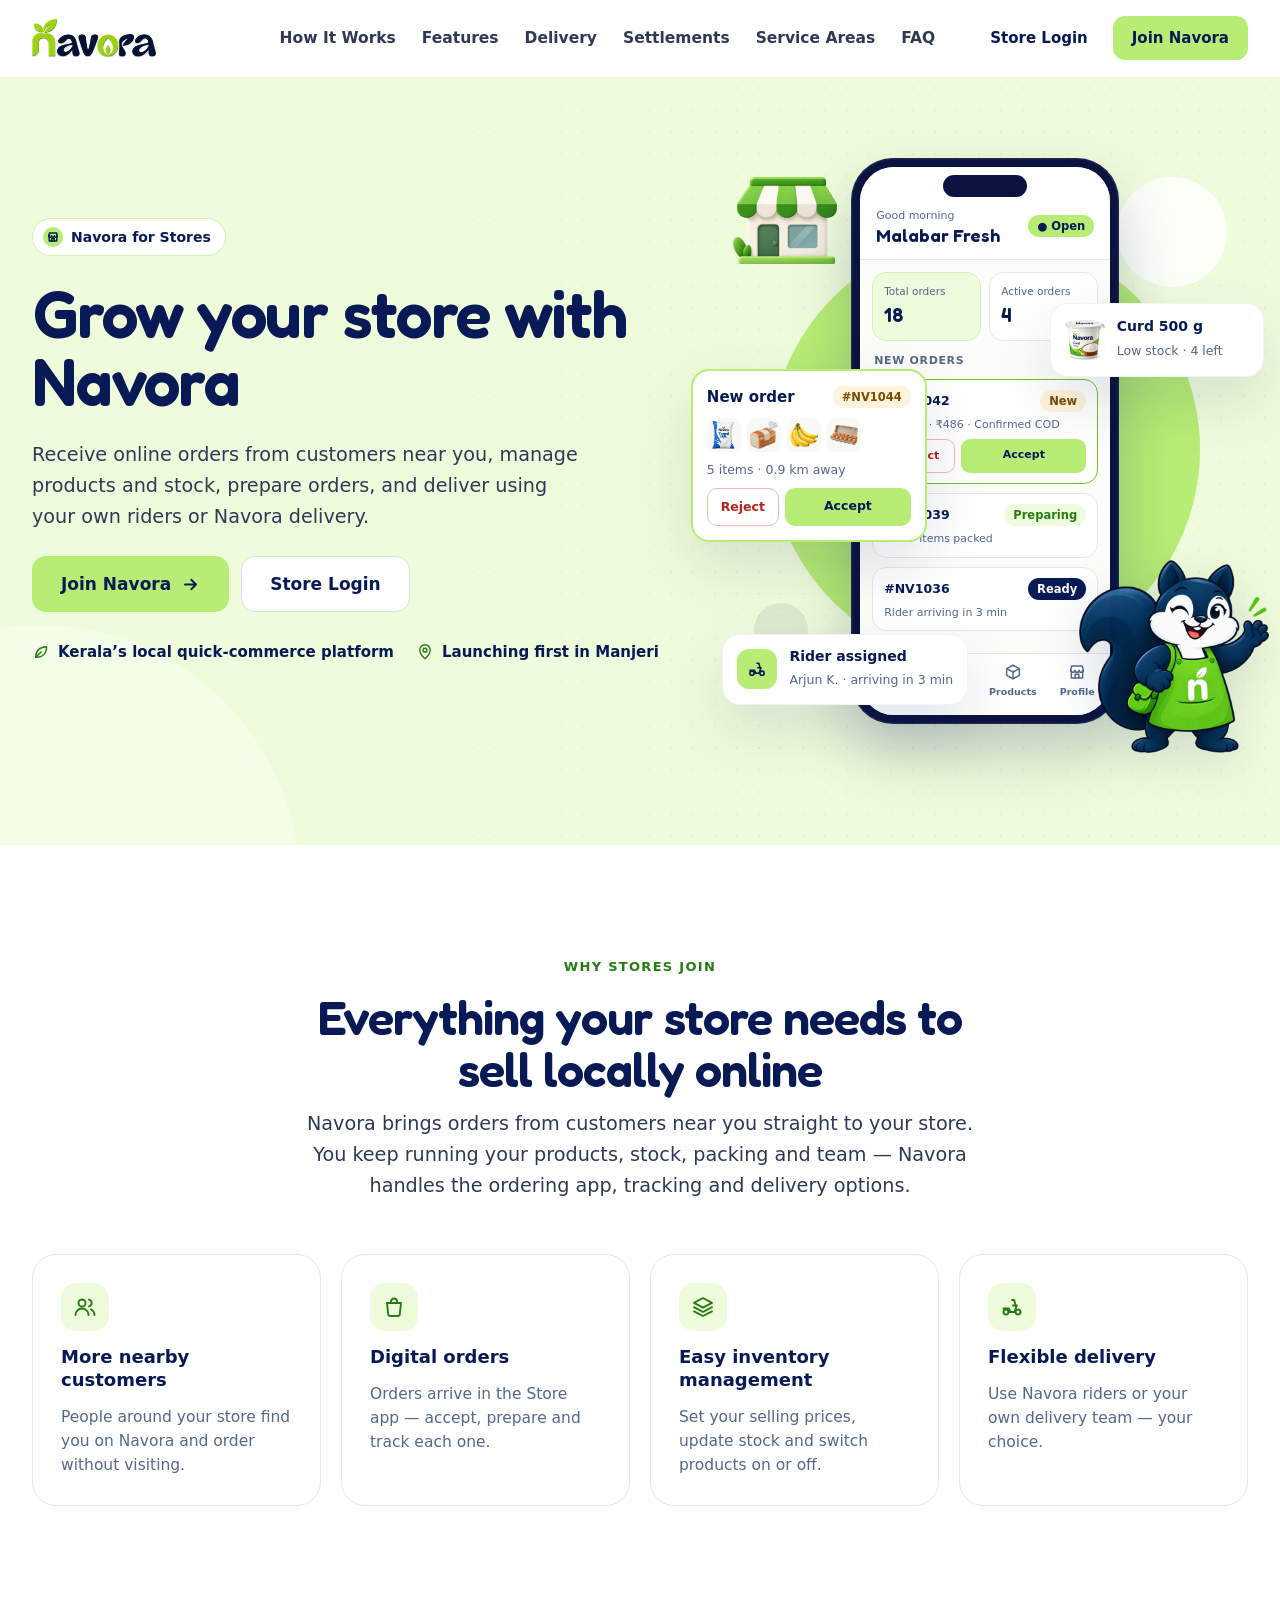
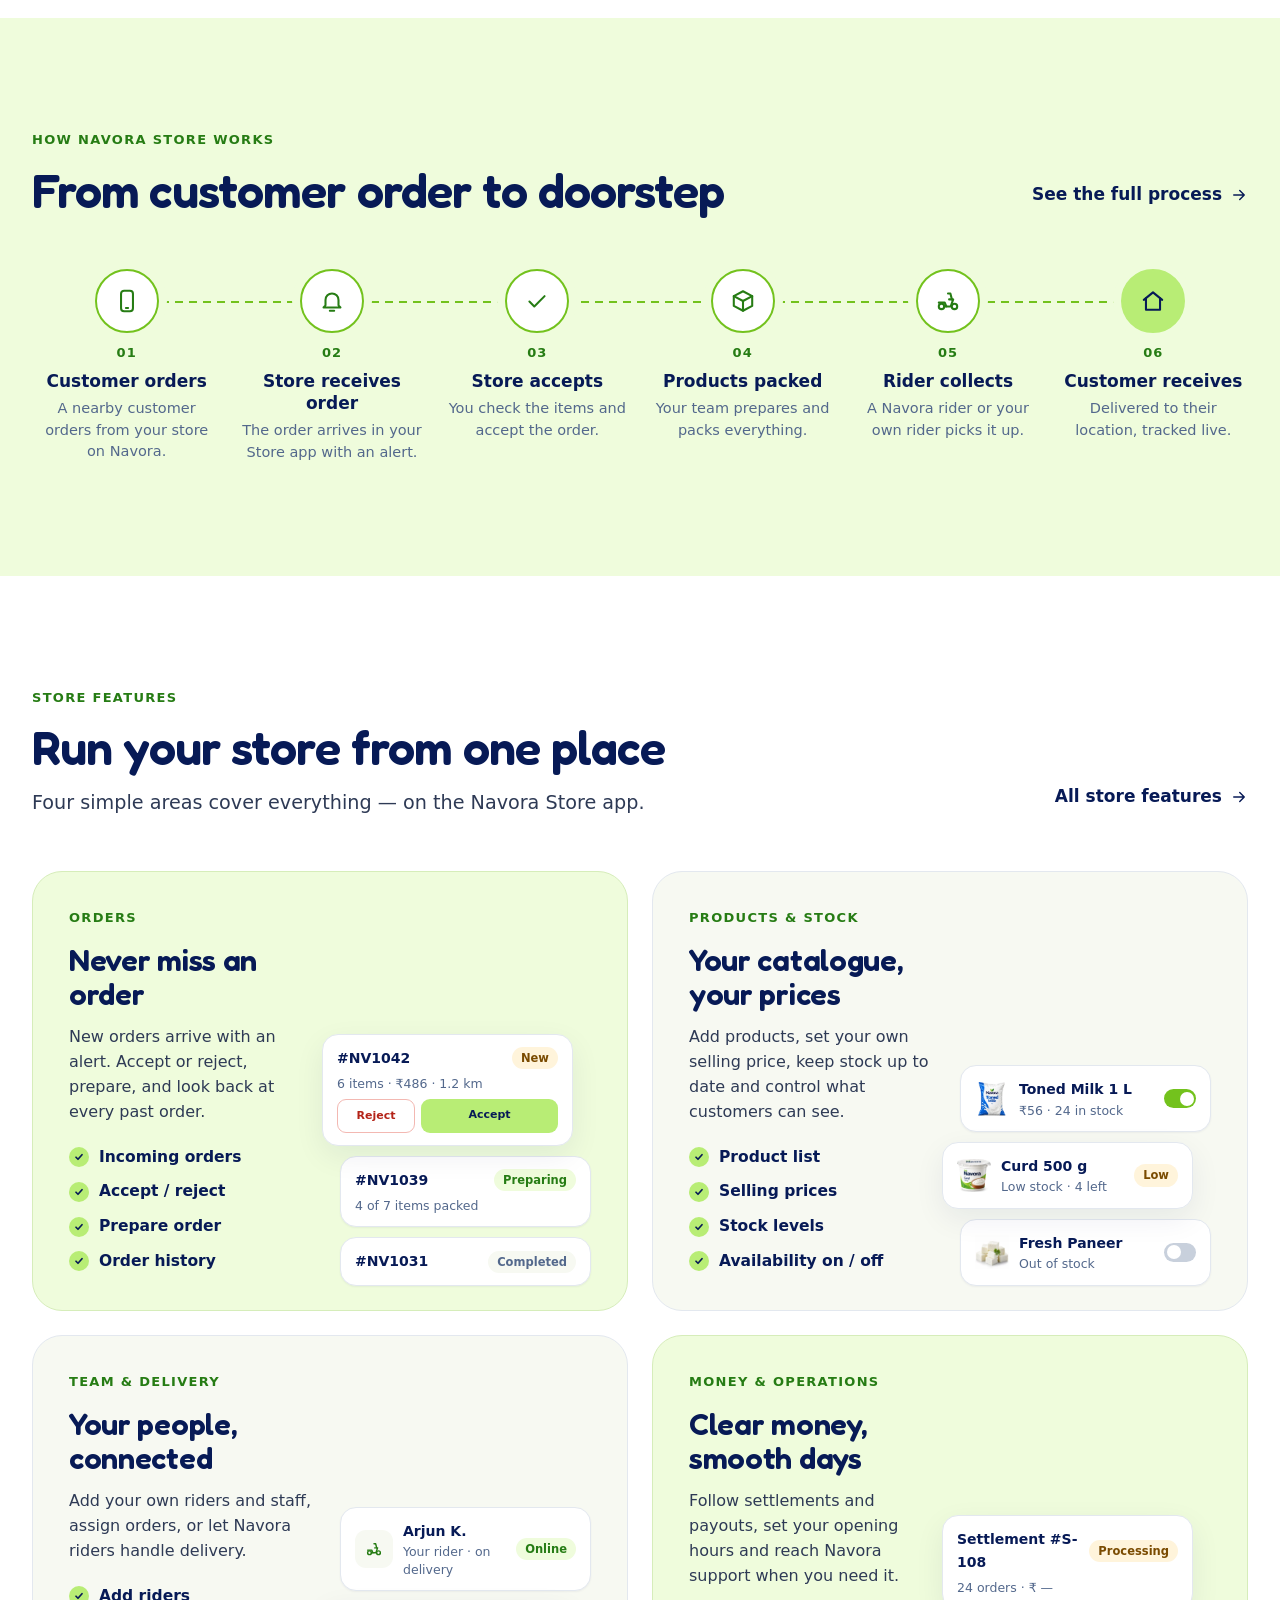
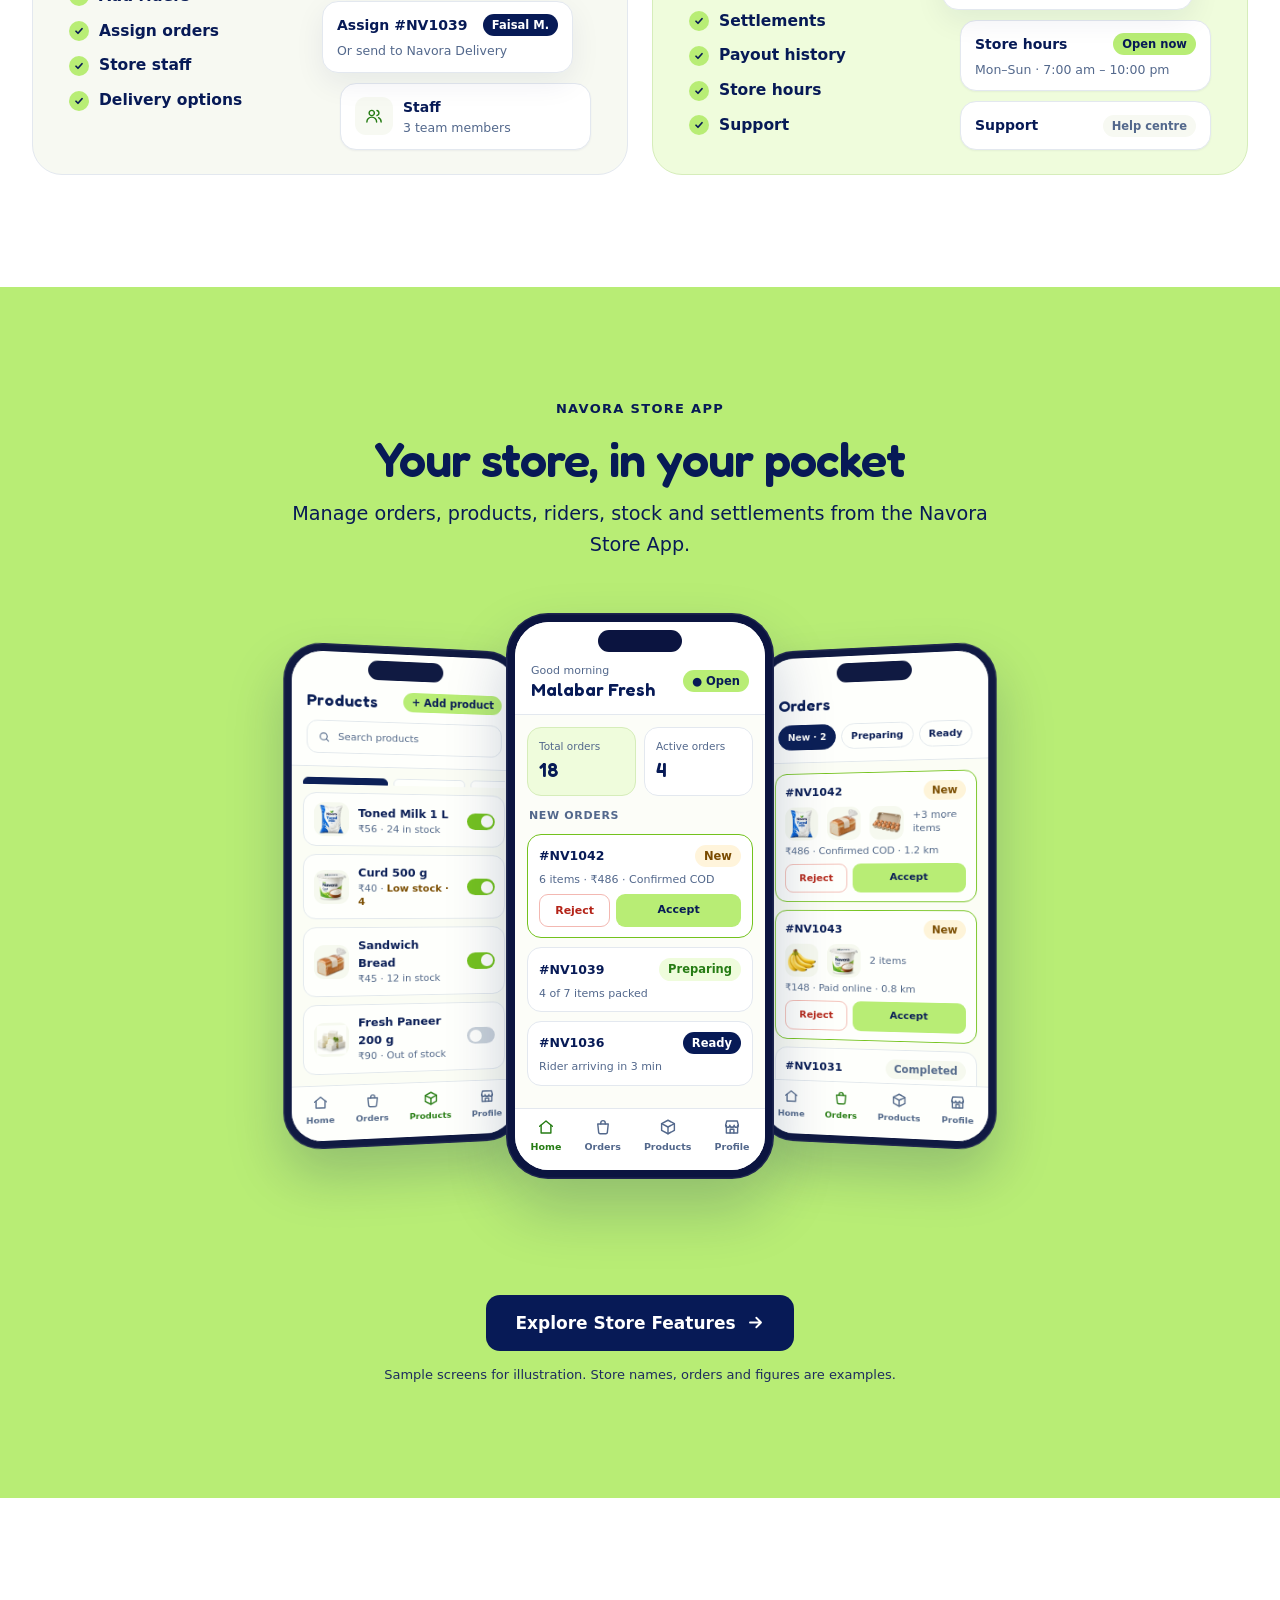
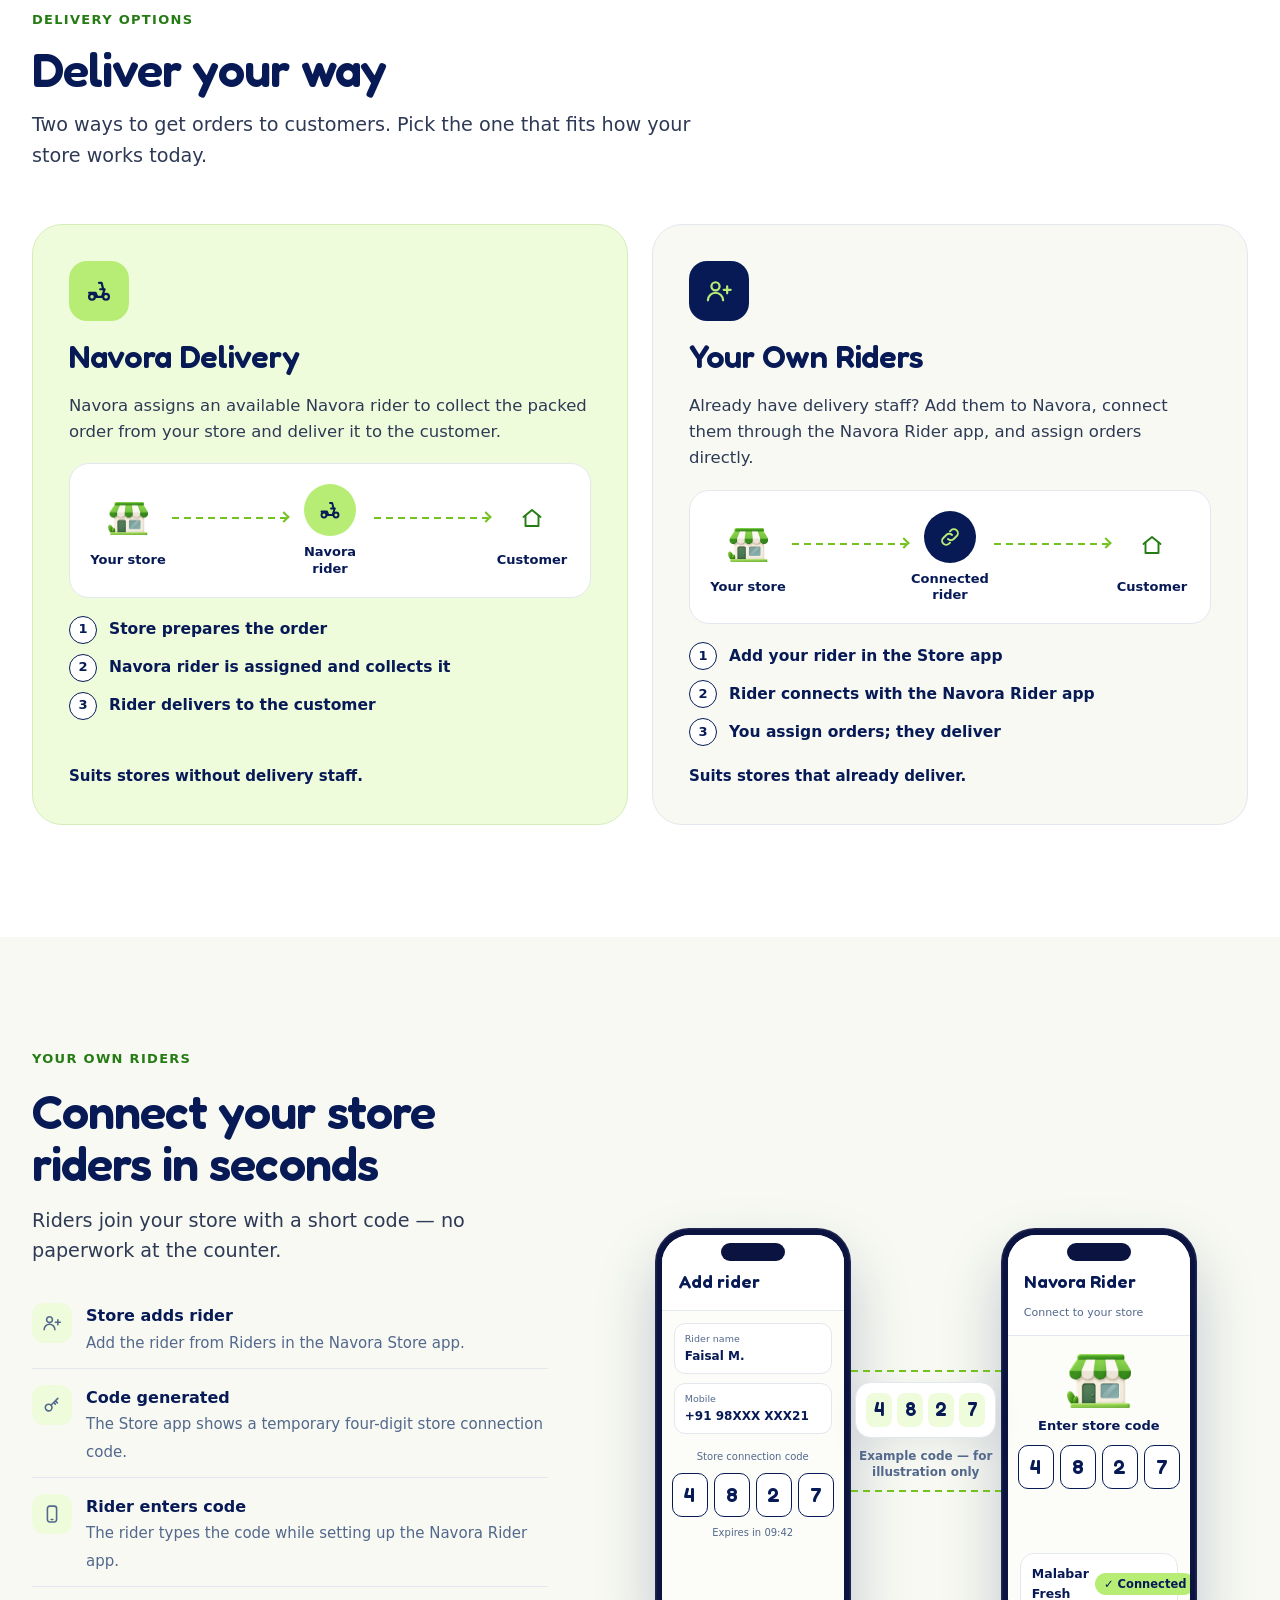
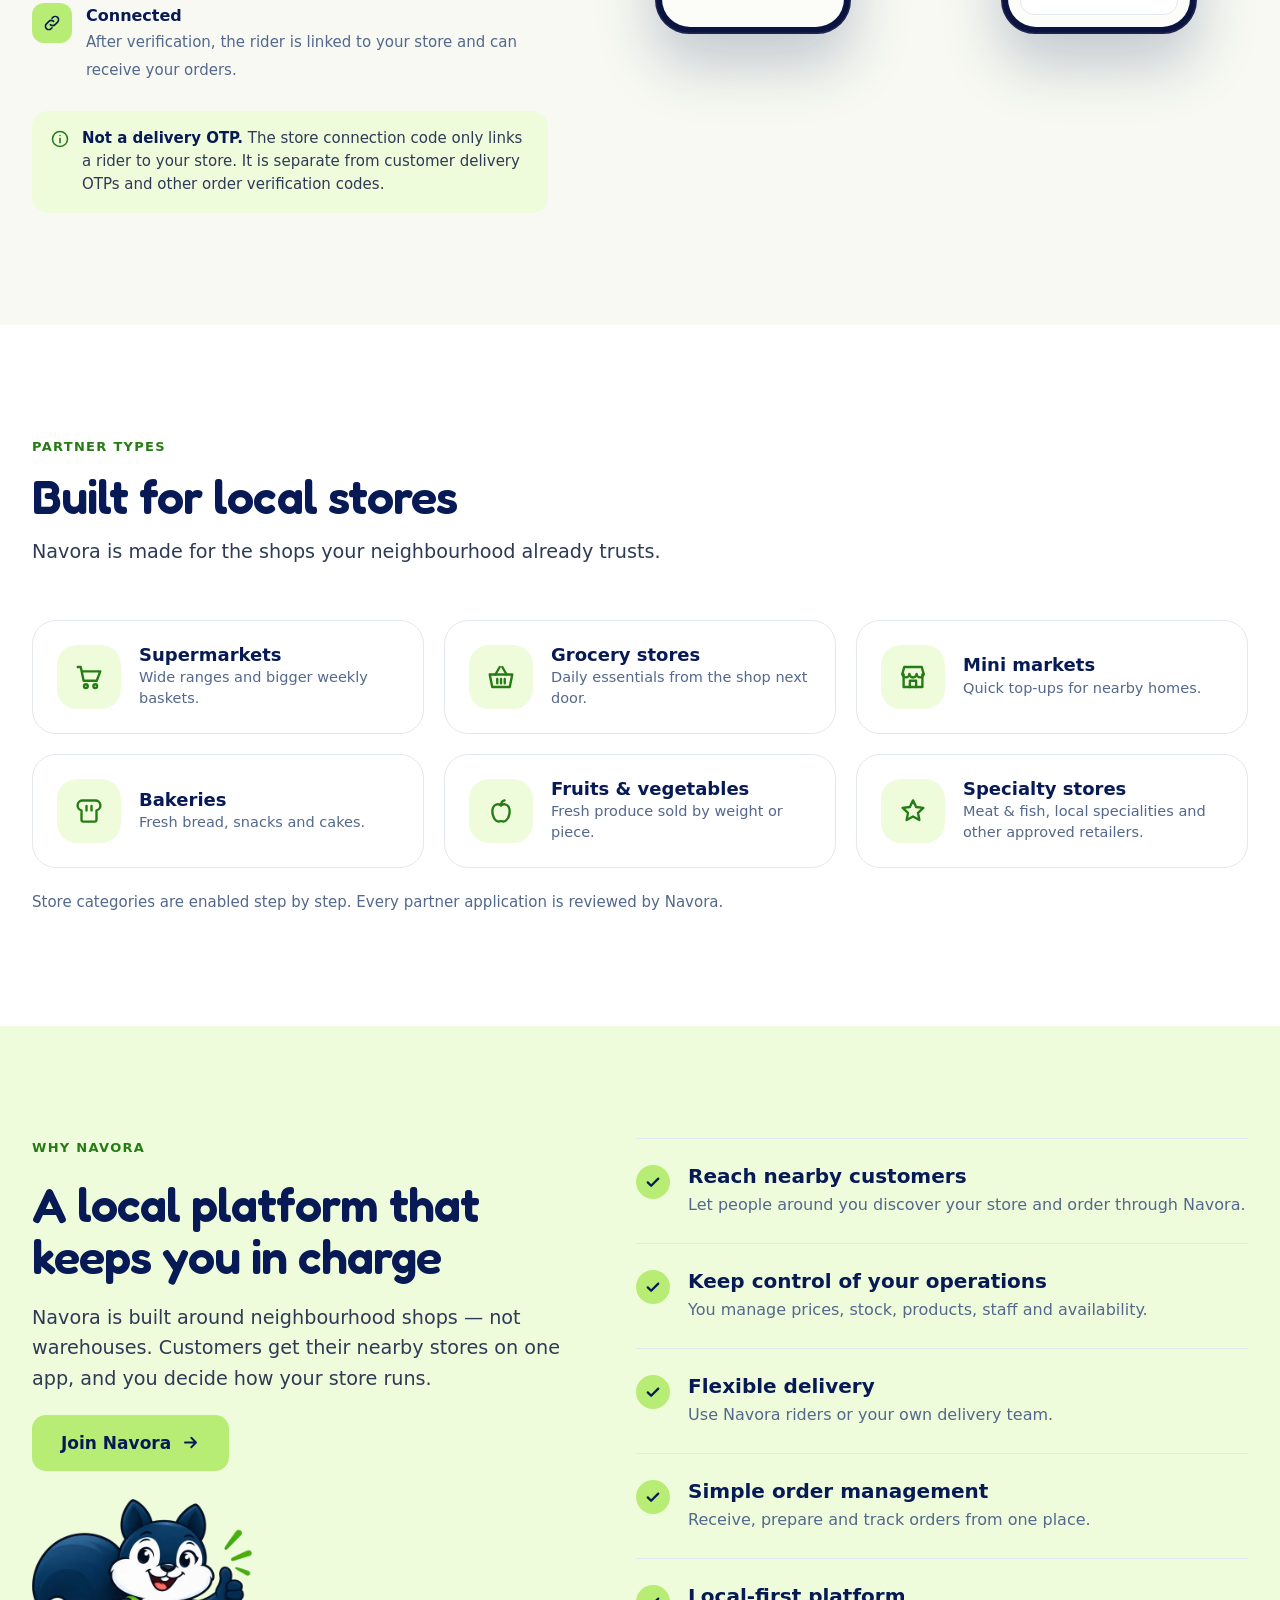
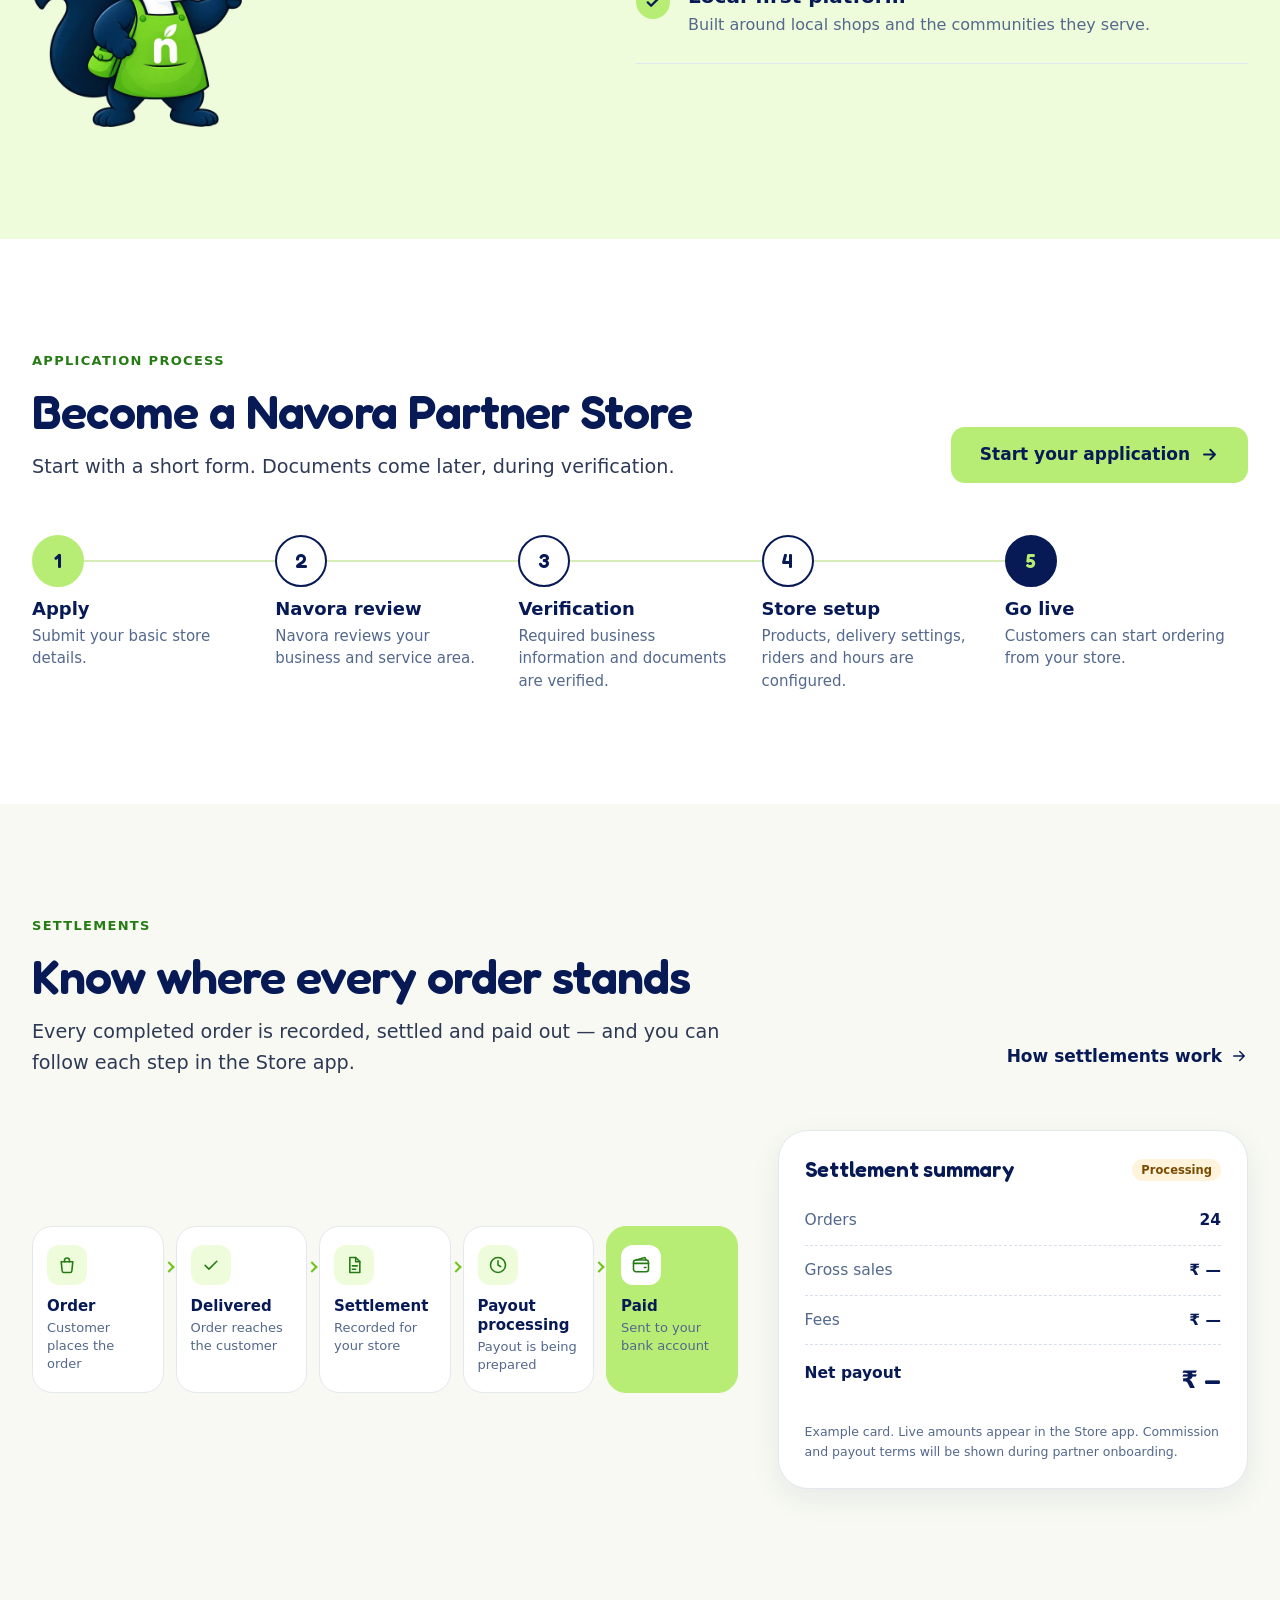
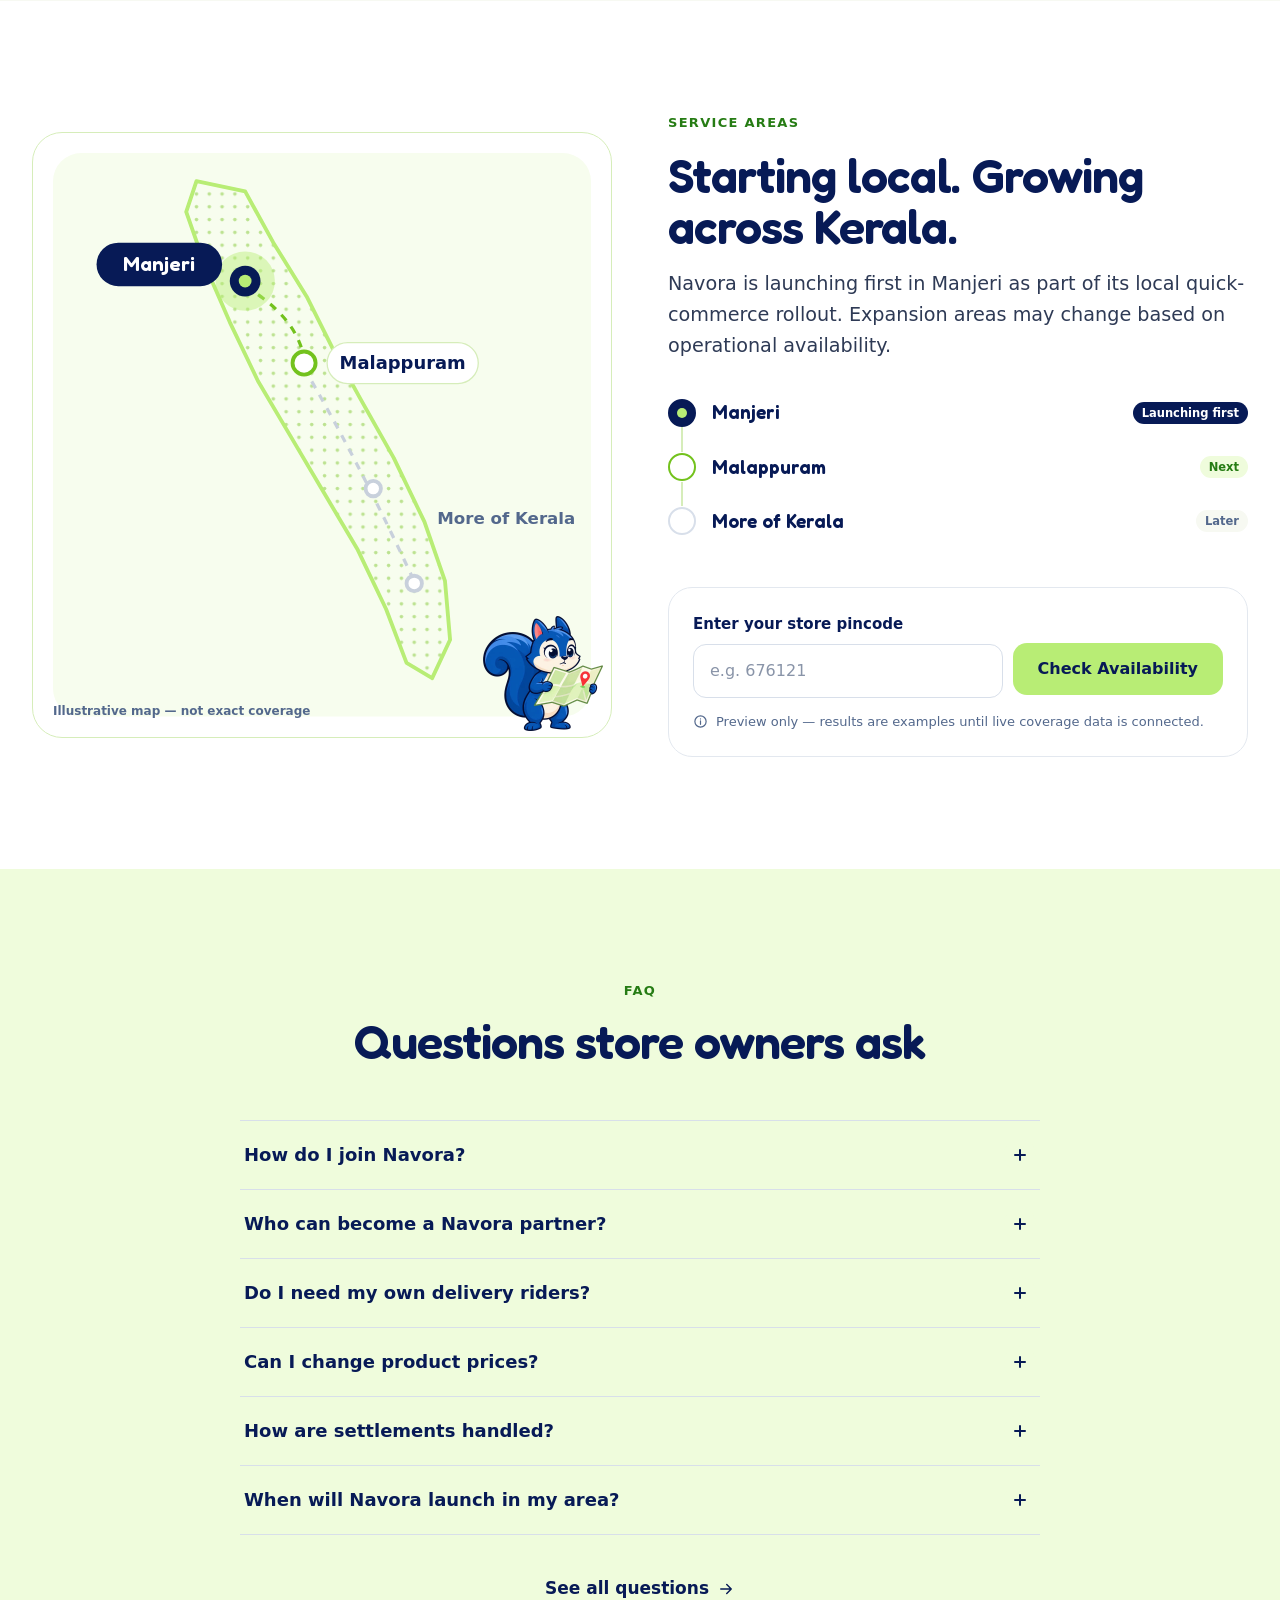
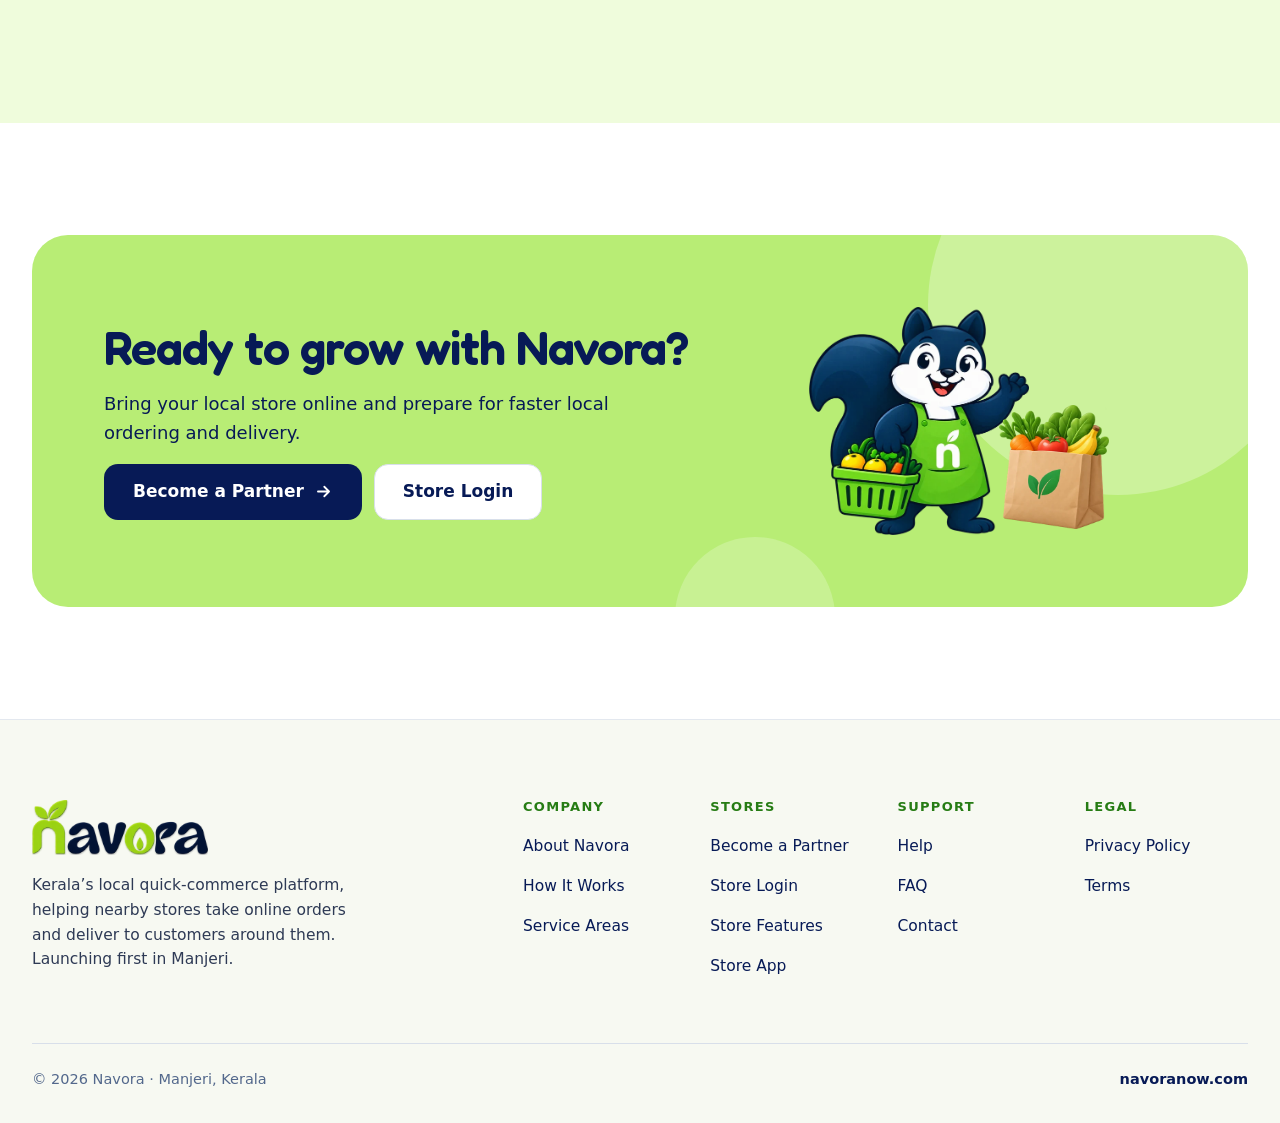
<file: index.html>
<!doctype html>
<html lang="en" class="no-js">
<head>
<meta charset="utf-8">
<meta name="viewport" content="width=device-width, initial-scale=1">
<title>Navora for Stores — Grow your store with Navora</title>
<meta name="description" content="Join Navora, Kerala’s local quick-commerce platform. Receive online orders from customers near you, manage products and stock, and deliver with your own riders or Navora delivery. Launching first in Manjeri.">
<meta name="theme-color" content="#EFFCDC">
<meta property="og:title" content="Navora for Stores — Grow your store with Navora">
<meta property="og:description" content="Join Navora, Kerala’s local quick-commerce platform. Receive online orders from customers near you, manage products and stock, and deliver with your own riders or Navora delivery. Launching first in Manjeri.">
<meta property="og:type" content="website">
<link rel="icon" type="image/png" href="favicon.png">
<link rel="apple-touch-icon" href="apple-touch-icon.png">
<link rel="preload" href="fredoka-semibold.woff" as="font" type="font/woff" crossorigin>
<link rel="stylesheet" href="styles.css">
<script>document.documentElement.classList.remove('no-js');</script>
<script src="main.js" defer></script>
</head>
<body>
<a class="skip-link" href="#main">Skip to content</a>
<svg xmlns="http://www.w3.org/2000/svg" style="display:none" aria-hidden="true"><symbol id="i-store" viewBox="0 0 24 24"><path d="M3.5 9.5 5 4h14l1.5 5.5"/><path d="M4.5 10v10h15V10"/><path d="M3.5 9.5a2.8 2.8 0 0 0 5.6 0 2.8 2.8 0 0 0 5.8 0 2.8 2.8 0 0 0 5.6 0"/><path d="M9.5 20v-5h5v5"/></symbol><symbol id="i-bag" viewBox="0 0 24 24"><path d="M5 8h14l-1.2 11.2A2 2 0 0 1 15.8 21H8.2a2 2 0 0 1-2-1.8L5 8Z"/><path d="M9 8V6.5a3 3 0 0 1 6 0V8"/></symbol><symbol id="i-box" viewBox="0 0 24 24"><path d="M3.5 7.5 12 3l8.5 4.5v9L12 21l-8.5-4.5z"/><path d="m3.5 7.5 8.5 4.5 8.5-4.5"/><path d="M12 12v9"/></symbol><symbol id="i-scooter" viewBox="0 0 24 24"><circle cx="6" cy="17" r="2.5"/><circle cx="18" cy="17" r="2.5"/><path d="M8.5 17h6l2.3-6.5H13"/><path d="M15.6 10.5 14.2 5H12"/><path d="M3.5 13.5h5.5l1.5 3.5"/></symbol><symbol id="i-layers" viewBox="0 0 24 24"><path d="m12 3 9 4.8-9 4.8-9-4.8z"/><path d="m3 12.2 9 4.8 9-4.8"/><path d="m3 16.4 9 4.6 9-4.6"/></symbol><symbol id="i-wallet" viewBox="0 0 24 24"><rect x="3" y="6" width="18" height="14" rx="3"/><path d="M3 10h18"/><path d="M16 15h2"/><path d="M6 6 15.5 3.2a1.5 1.5 0 0 1 1.9 1L18 6"/></symbol><symbol id="i-pin" viewBox="0 0 24 24"><path d="M12 21s7-6.1 7-11.6A7 7 0 0 0 5 9.4C5 14.9 12 21 12 21Z"/><circle cx="12" cy="9.5" r="2.5"/></symbol><symbol id="i-users" viewBox="0 0 24 24"><circle cx="9" cy="8" r="3.5"/><path d="M2.5 20a6.5 6.5 0 0 1 13 0"/><path d="M16 4.6a3.5 3.5 0 0 1 0 6.8"/><path d="M21.5 20a6.5 6.5 0 0 0-3.4-5.7"/></symbol><symbol id="i-bell" viewBox="0 0 24 24"><path d="M6 16v-5a6 6 0 1 1 12 0v5l1.8 2H4.2z"/><path d="M10 21h4"/></symbol><symbol id="i-help" viewBox="0 0 24 24"><circle cx="12" cy="12" r="9"/><path d="M9.6 9.4a2.5 2.5 0 1 1 3.5 2.3c-.7.3-1.1.9-1.1 1.6v.4"/><path d="M12 17v.01"/></symbol><symbol id="i-check" viewBox="0 0 24 24"><path d="m5 12.5 4.5 4.5L19 7.5"/></symbol><symbol id="i-x" viewBox="0 0 24 24"><path d="M6 6l12 12M18 6 6 18"/></symbol><symbol id="i-clock" viewBox="0 0 24 24"><circle cx="12" cy="12" r="9"/><path d="M12 7v5l3.2 2"/></symbol><symbol id="i-tag" viewBox="0 0 24 24"><path d="M3.5 12V4.5H11l9.5 9.5-7 7z"/><circle cx="7.8" cy="8.8" r="1.4"/></symbol><symbol id="i-clipboard" viewBox="0 0 24 24"><rect x="5" y="4.5" width="14" height="16.5" rx="2.2"/><path d="M9 3.5h6V7H9z"/><path d="M9 11.5h6M9 15.5h4"/></symbol><symbol id="i-chart" viewBox="0 0 24 24"><path d="M4 20V4M4 20h16"/><path d="m8 15.5 3.5-4 3 2.5L20 8"/></symbol><symbol id="i-userplus" viewBox="0 0 24 24"><circle cx="9" cy="8" r="3.5"/><path d="M2.5 20a6.5 6.5 0 0 1 13 0"/><path d="M19 8v6M16 11h6"/></symbol><symbol id="i-arrow-r" viewBox="0 0 24 24"><path d="M5 12h14M13 6l6 6-6 6"/></symbol><symbol id="i-arrow-l" viewBox="0 0 24 24"><path d="M19 12H5M11 6l-6 6 6 6"/></symbol><symbol id="i-chev-r" viewBox="0 0 24 24"><path d="m9 6 6 6-6 6"/></symbol><symbol id="i-menu" viewBox="0 0 24 24"><path d="M4 7h16M4 12h16M4 17h16"/></symbol><symbol id="i-phone" viewBox="0 0 24 24"><rect x="6.5" y="2.5" width="11" height="19" rx="2.8"/><path d="M11 18.5h2"/></symbol><symbol id="i-shield" viewBox="0 0 24 24"><path d="M12 3 20 6v6c0 4.6-3.4 8.3-8 9-4.6-.7-8-4.4-8-9V6z"/><path d="m9 12 2 2 4-4"/></symbol><symbol id="i-link" viewBox="0 0 24 24"><path d="M10 14a4 4 0 0 0 5.7 0l3-3a4 4 0 0 0-5.7-5.7l-1 1"/><path d="M14 10a4 4 0 0 0-5.7 0l-3 3a4 4 0 0 0 5.7 5.7l1-1"/></symbol><symbol id="i-cart" viewBox="0 0 24 24"><path d="M3 4h2.4l2.3 11h10.5L21 7.5H6.4"/><circle cx="9.5" cy="19.3" r="1.5"/><circle cx="17" cy="19.3" r="1.5"/></symbol><symbol id="i-basket" viewBox="0 0 24 24"><path d="M3 10h18l-2 10H5z"/><path d="M7.5 10 11 4M16.5 10 13 4"/><path d="M9 13.5v3.5M12 13.5v3.5M15 13.5v3.5"/></symbol><symbol id="i-loaf" viewBox="0 0 24 24"><path d="M6 11.5A4 4 0 0 1 7 3.6h10a4 4 0 0 1 1 7.9V19a1.5 1.5 0 0 1-1.5 1.5h-9A1.5 1.5 0 0 1 6 19z"/><path d="M10 8v3.5M14 8v3.5"/></symbol><symbol id="i-apple" viewBox="0 0 24 24"><path d="M12 7.5c-1.6-1.3-5-1.4-6.3 1.6-1.4 3.2-.2 8.8 2.6 10.8 1.4 1 2.4.2 3.7.2s2.3.8 3.7-.2c2.8-2 4-7.6 2.6-10.8-1.3-3-4.7-2.9-6.3-1.6Z"/><path d="M12 7.5c0-2 .9-3.5 2.8-4"/></symbol><symbol id="i-star" viewBox="0 0 24 24"><path d="m12 3.5 2.5 5.3 5.8.7-4.3 4 1.1 5.7L12 16.4l-5.1 2.8L8 13.5l-4.3-4 5.8-.7z"/></symbol><symbol id="i-route" viewBox="0 0 24 24"><circle cx="6" cy="6" r="2.5"/><circle cx="18" cy="18" r="2.5"/><path d="M8.5 6H15a3.5 3.5 0 0 1 0 7H9a3.5 3.5 0 0 0 0 7h6.5"/></symbol><symbol id="i-chat" viewBox="0 0 24 24"><path d="M4 5h16v11H9.5L4 20z"/><path d="M8 9.5h8M8 12.5h5"/></symbol><symbol id="i-edit" viewBox="0 0 24 24"><path d="M4 20h4L19 9l-4-4L4 16z"/><path d="m13.5 6.5 4 4"/></symbol><symbol id="i-info" viewBox="0 0 24 24"><circle cx="12" cy="12" r="9"/><path d="M12 11v5.5M12 7.8v.01"/></symbol><symbol id="i-rupee" viewBox="0 0 24 24"><path d="M7 4h10M7 8.5h10"/><path d="M7 4c6 0 6 9.5 0 9.5H6l7.5 6.5"/></symbol><symbol id="i-leaf" viewBox="0 0 24 24"><path d="M5 19C5 11 10 5.5 19.5 5 19.5 14 14 19 6 19"/><path d="m5 19 7-7"/></symbol><symbol id="i-doc" viewBox="0 0 24 24"><path d="M7 3h7l5 5v13H7z"/><path d="M14 3v5h5M10 13h6M10 17h4"/></symbol><symbol id="i-home" viewBox="0 0 24 24"><path d="M3.5 11 12 4l8.5 7"/><path d="M5.5 9.5V20h13V9.5"/></symbol><symbol id="i-search" viewBox="0 0 24 24"><circle cx="11" cy="11" r="6.5"/><path d="m20 20-4.2-4.2"/></symbol><symbol id="i-alert" viewBox="0 0 24 24"><path d="M12 4 2.8 19.5h18.4z"/><path d="M12 10v4.5M12 17v.01"/></symbol><symbol id="i-key" viewBox="0 0 24 24"><circle cx="8" cy="15" r="4"/><path d="m11 12 8-8M16 7l2.5 2.5M14 9l2 2"/></symbol><symbol id="i-plus" viewBox="0 0 24 24"><path d="M12 5v14M5 12h14"/></symbol><symbol id="i-settings" viewBox="0 0 24 24"><circle cx="12" cy="12" r="3"/><path d="M12 3v2.5M12 18.5V21M3 12h2.5M18.5 12H21M5.6 5.6l1.8 1.8M16.6 16.6l1.8 1.8M5.6 18.4l1.8-1.8M16.6 7.4l1.8-1.8"/></symbol><symbol id="i-eye" viewBox="0 0 24 24"><path d="M2.5 12S6 5.5 12 5.5 21.5 12 21.5 12 18 18.5 12 18.5 2.5 12 2.5 12Z"/><circle cx="12" cy="12" r="3"/></symbol><symbol id="i-mail" viewBox="0 0 24 24"><rect x="3" y="5" width="18" height="14" rx="2.5"/><path d="m3.5 6.5 8.5 6.5 8.5-6.5"/></symbol></svg>
<header class="site-header" id="top">
  <div class="wrap header-bar">
    <a class="logo" href="index.html" aria-label="Navora for Stores — home"><img src="navora-logo-240.webp" srcset="navora-logo-240.webp 1x, navora-logo-480.webp 2x" width="240" height="75" alt="Navora"></a>
    <nav class="nav" aria-label="Main"><ul><li><a href="how-it-works.html">How It Works</a></li><li><a href="features.html">Features</a></li><li><a href="delivery.html">Delivery</a></li><li><a href="settlements.html">Settlements</a></li><li><a href="service-areas.html">Service Areas</a></li><li><a href="faq.html">FAQ</a></li></ul></nav>
    <div class="header-cta">
      <a class="btn btn-ghost btn-sm" href="login.html">Store Login</a>
      <a class="btn btn-primary btn-sm" href="partner.html#apply">Join Navora</a>
    </div>
    <button class="menu-btn" type="button" aria-expanded="false" aria-controls="mobile-menu" aria-label="Open menu"><svg class="ic i-menu" aria-hidden="true"><use href="#i-menu"/></svg><svg class="ic i-close" aria-hidden="true"><use href="#i-x"/></svg></button>
  </div>
  <div class="mobile-sheet" id="mobile-menu">
    <nav aria-label="Mobile"><ul><li><a class="m-link" href="index.html" aria-current="page">Home<svg class="ic" aria-hidden="true"><use href="#i-chev-r"/></svg></a></li><li><a class="m-link" href="how-it-works.html">How It Works<svg class="ic" aria-hidden="true"><use href="#i-chev-r"/></svg></a></li><li><a class="m-link" href="features.html">Features<svg class="ic" aria-hidden="true"><use href="#i-chev-r"/></svg></a></li><li><a class="m-link" href="delivery.html">Delivery<svg class="ic" aria-hidden="true"><use href="#i-chev-r"/></svg></a></li><li><a class="m-link" href="settlements.html">Settlements<svg class="ic" aria-hidden="true"><use href="#i-chev-r"/></svg></a></li><li><a class="m-link" href="service-areas.html">Service Areas<svg class="ic" aria-hidden="true"><use href="#i-chev-r"/></svg></a></li><li><a class="m-link" href="faq.html">FAQ<svg class="ic" aria-hidden="true"><use href="#i-chev-r"/></svg></a></li><li><a class="m-link" href="partner.html">Partner With Us<svg class="ic" aria-hidden="true"><use href="#i-chev-r"/></svg></a></li></ul></nav>
    <div class="m-cta"><a class="btn btn-secondary" href="login.html">Store Login</a><a class="btn btn-primary" href="partner.html#apply">Join Navora</a></div>
  </div>
</header>
<main id="main">
<section class="hero" aria-labelledby="hero-title">
<div class="wrap hero-grid">
<div class="hero-copy">
<span class="badge"><span class="dot"><svg class="ic" aria-hidden="true"><use href="#i-store"/></svg></span>Navora for Stores</span>
<h1 class="display" id="hero-title">Grow your store with Navora</h1>
<p class="lead">Receive online orders from customers near you, manage products and stock, prepare orders, and deliver using your own riders or Navora delivery.</p>
<div class="btn-row">
<a class="btn btn-primary btn-lg" href="partner.html#apply">Join Navora <svg class="ic" aria-hidden="true"><use href="#i-arrow-r"/></svg></a>
<a class="btn btn-secondary btn-lg" href="login.html">Store Login</a>
</div>
<div class="hero-local">
<span><svg class="ic" aria-hidden="true"><use href="#i-leaf"/></svg>Kerala’s local quick-commerce platform</span>
<span><svg class="ic" aria-hidden="true"><use href="#i-pin"/></svg>Launching first in Manjeri</span>
</div>
</div>
<div class="hero-art" aria-label="Navora Store app preview" role="group">
<span class="blob b1" aria-hidden="true"></span><span class="blob b2" aria-hidden="true"></span><span class="blob b3" aria-hidden="true"></span>
<img class="store-ill" src="store.webp" width="320" height="269" alt="" aria-hidden="true">
<div class="phone" role="img" aria-label="Sample Navora Store app home screen with today’s orders and a new incoming order">
<div class="screen" aria-hidden="true">
<span class="notch"></span>
<div class="s-head"><div class="r"><div><div class="hello">Good morning</div><div class="name">Malabar Fresh</div></div><span class="tag tag-green">● Open</span></div></div>
<div class="s-body">
<div class="s-stats"><div class="s-stat hl"><small>Total orders</small><b>18</b></div><div class="s-stat"><small>Active orders</small><b>4</b></div></div>
<div class="s-label">New orders</div>
<div class="s-card new"><div class="r"><b>#NV1042</b><span class="tag tag-amber">New</span></div><small>6 items · ₹486 · Confirmed COD</small><div class="s-btns"><span class="no">Reject</span><span class="yes">Accept</span></div></div>
<div class="s-card"><div class="r"><b>#NV1039</b><span class="tag tag-tint">Preparing</span></div><small>4 of 7 items packed</small></div>
<div class="s-card"><div class="r"><b>#NV1036</b><span class="tag tag-navy">Ready</span></div><small>Rider arriving in 3 min</small></div>
</div>
<div class="s-nav"><span class="on"><svg class="ic" aria-hidden="true"><use href="#i-home"/></svg>Home</span><span><svg class="ic" aria-hidden="true"><use href="#i-bag"/></svg>Orders</span><span><svg class="ic" aria-hidden="true"><use href="#i-box"/></svg>Products</span><span><svg class="ic" aria-hidden="true"><use href="#i-store"/></svg>Profile</span></div>
</div>
</div>

<div class="float f-order" aria-hidden="true">
<div class="r"><b>New order</b><span class="tag tag-amber">#NV1044</span></div>
<div class="thumbs"><span><img src="p-milk.webp" alt=""></span><span><img src="p-bread.webp" alt=""></span><span><img src="p-banana.webp" alt=""></span><span><img src="p-eggs.webp" alt=""></span></div>
<small>5 items · 0.9 km away</small>
<div class="acts"><span class="no">Reject</span><span class="yes">Accept</span></div>
</div>
<div class="float f-stock" aria-hidden="true"><img src="p-curd.webp" alt=""><div><b>Curd 500 g</b><small>Low stock · 4 left</small></div></div>
<div class="float f-rider" aria-hidden="true"><span class="ico sm solid"><svg class="ic" aria-hidden="true"><use href="#i-scooter"/></svg></span><div><b>Rider assigned</b><small>Arjun K. · arriving in 3 min</small></div></div>
<img class="mascot" src="mascot-store-welcome.webp" width="560" height="568" alt="Navo, the Navora squirrel mascot, waving in a store apron">
</div>
</div>
</section>
<section class="section" id="about" aria-labelledby="intro-title">
<div class="wrap">
<div class="head center reveal">
<span class="eyebrow">Why stores join</span>
<h2 class="h2" id="intro-title">Everything your store needs to sell locally online</h2>
<p class="lead">Navora brings orders from customers near you straight to your store. You keep running your products, stock, packing and team — Navora handles the ordering app, tracking and delivery options.</p>
</div>
<div class="cards-4">
<article class="card lift reveal"><span class="ico"><svg class="ic" aria-hidden="true"><use href="#i-users"/></svg></span><h3>More nearby customers</h3><p>People around your store find you on Navora and order without visiting.</p></article>
<article class="card lift reveal"><span class="ico"><svg class="ic" aria-hidden="true"><use href="#i-bag"/></svg></span><h3>Digital orders</h3><p>Orders arrive in the Store app — accept, prepare and track each one.</p></article>
<article class="card lift reveal"><span class="ico"><svg class="ic" aria-hidden="true"><use href="#i-layers"/></svg></span><h3>Easy inventory management</h3><p>Set your selling prices, update stock and switch products on or off.</p></article>
<article class="card lift reveal"><span class="ico"><svg class="ic" aria-hidden="true"><use href="#i-scooter"/></svg></span><h3>Flexible delivery</h3><p>Use Navora riders or your own delivery team — your choice.</p></article>
</div>
</div>
</section>

<section class="section bg-tint" id="how" aria-labelledby="how-title">
<div class="wrap">
<div class="head-row">
<div class="head reveal">
<span class="eyebrow">How Navora Store works</span>
<h2 class="h2" id="how-title">From customer order to doorstep</h2>
</div>
<a class="link-arrow reveal" href="how-it-works.html">See the full process <svg class="ic" aria-hidden="true"><use href="#i-arrow-r"/></svg></a>
</div>
<ol class="steps6 reveal">
<li><span class="c"><svg class="ic" aria-hidden="true"><use href="#i-phone"/></svg></span><div class="t"><span class="n">01</span><h3>Customer orders</h3><p>A nearby customer orders from your store on Navora.</p></div></li>
<li><span class="c"><svg class="ic" aria-hidden="true"><use href="#i-bell"/></svg></span><div class="t"><span class="n">02</span><h3>Store receives order</h3><p>The order arrives in your Store app with an alert.</p></div></li>
<li><span class="c"><svg class="ic" aria-hidden="true"><use href="#i-check"/></svg></span><div class="t"><span class="n">03</span><h3>Store accepts</h3><p>You check the items and accept the order.</p></div></li>
<li><span class="c"><svg class="ic" aria-hidden="true"><use href="#i-box"/></svg></span><div class="t"><span class="n">04</span><h3>Products packed</h3><p>Your team prepares and packs everything.</p></div></li>
<li><span class="c"><svg class="ic" aria-hidden="true"><use href="#i-scooter"/></svg></span><div class="t"><span class="n">05</span><h3>Rider collects</h3><p>A Navora rider or your own rider picks it up.</p></div></li>
<li><span class="c"><svg class="ic" aria-hidden="true"><use href="#i-home"/></svg></span><div class="t"><span class="n">06</span><h3>Customer receives</h3><p>Delivered to their location, tracked live.</p></div></li>
</ol>
</div>
</section>

<section class="section" id="features" aria-labelledby="feat-title">
<div class="wrap">
<div class="head-row">
<div class="head reveal">
<span class="eyebrow">Store features</span>
<h2 class="h2" id="feat-title">Run your store from one place</h2>
<p class="lead">Four simple areas cover everything — on the Navora Store app.</p>
</div>
<a class="link-arrow reveal" href="features.html">All store features <svg class="ic" aria-hidden="true"><use href="#i-arrow-r"/></svg></a>
</div>
<div class="showcase">
<article class="sc-card tint reveal">
<div class="sc-copy"><span class="eyebrow">Orders</span><h3>Never miss an order</h3><p>New orders arrive with an alert. Accept or reject, prepare, and look back at every past order.</p>
<ul class="sc-list"><li>Incoming orders</li><li>Accept / reject</li><li>Prepare order</li><li>Order history</li></ul></div>
<div class="sc-ui" aria-hidden="true">
<div class="ui-card raise"><div class="r"><b>#NV1042</b><span class="tag tag-amber">New</span></div><small>6 items · ₹486 · 1.2 km</small><div class="s-btns"><span class="no">Reject</span><span class="yes">Accept</span></div></div>
<div class="ui-card"><div class="r"><b>#NV1039</b><span class="tag tag-tint">Preparing</span></div><small>4 of 7 items packed</small></div>
<div class="ui-card"><div class="r"><b>#NV1031</b><span class="tag tag-grey">Completed</span></div></div>
</div>
</article>
<article class="sc-card reveal">
<div class="sc-copy"><span class="eyebrow">Products &amp; stock</span><h3>Your catalogue, your prices</h3><p>Add products, set your own selling price, keep stock up to date and control what customers can see.</p>
<ul class="sc-list"><li>Product list</li><li>Selling prices</li><li>Stock levels</li><li>Availability on / off</li></ul></div>
<div class="sc-ui" aria-hidden="true">
<div class="ui-card"><div class="s-row"><img src="p-milk.webp" alt="" width="34" height="34" loading="lazy"><div><b>Toned Milk 1 L</b><small>₹56 · 24 in stock</small></div><span class="s-toggle"></span></div></div>
<div class="ui-card raise"><div class="s-row"><img src="p-curd.webp" alt="" width="34" height="34" loading="lazy"><div><b>Curd 500 g</b><small>Low stock · 4 left</small></div><span class="tag tag-amber">Low</span></div></div>
<div class="ui-card"><div class="s-row"><img src="p-paneer.webp" alt="" width="34" height="34" loading="lazy"><div><b>Fresh Paneer</b><small>Out of stock</small></div><span class="s-toggle off"></span></div></div>
</div>
</article>
<article class="sc-card reveal">
<div class="sc-copy"><span class="eyebrow">Team &amp; delivery</span><h3>Your people, connected</h3><p>Add your own riders and staff, assign orders, or let Navora riders handle delivery.</p>
<ul class="sc-list"><li>Add riders</li><li>Assign orders</li><li>Store staff</li><li>Delivery options</li></ul></div>
<div class="sc-ui" aria-hidden="true">
<div class="ui-card"><div class="s-row"><span class="s-thumb"><svg class="ic" aria-hidden="true"><use href="#i-scooter"/></svg></span><div><b>Arjun K.</b><small>Your rider · on delivery</small></div><span class="tag tag-tint">Online</span></div></div>
<div class="ui-card raise"><div class="r"><b>Assign #NV1039</b><span class="tag tag-navy">Faisal M.</span></div><small>Or send to Navora Delivery</small></div>
<div class="ui-card"><div class="s-row"><span class="s-thumb"><svg class="ic" aria-hidden="true"><use href="#i-users"/></svg></span><div><b>Staff</b><small>3 team members</small></div></div></div>
</div>
</article>
<article class="sc-card tint reveal">
<div class="sc-copy"><span class="eyebrow">Money &amp; operations</span><h3>Clear money, smooth days</h3><p>Follow settlements and payouts, set your opening hours and reach Navora support when you need it.</p>
<ul class="sc-list"><li>Settlements</li><li>Payout history</li><li>Store hours</li><li>Support</li></ul></div>
<div class="sc-ui" aria-hidden="true">
<div class="ui-card raise"><div class="r"><b>Settlement #S-108</b><span class="tag tag-amber">Processing</span></div><small>24 orders · ₹ —</small></div>
<div class="ui-card"><div class="r"><b>Store hours</b><span class="tag tag-green">Open now</span></div><small>Mon–Sun · 7:00 am – 10:00 pm</small></div>
<div class="ui-card"><div class="r"><b>Support</b><span class="tag tag-grey">Help centre</span></div></div>
</div>
</article>
</div>
</div>
</section>

<section class="section app-band" id="store-app" aria-labelledby="app-title">
<div class="wrap">
<div class="head center reveal">
<span class="eyebrow">Navora Store App</span>
<h2 class="h2" id="app-title">Your store, in your pocket</h2>
<p class="lead">Manage orders, products, riders, stock and settlements from the Navora Store App.</p>
</div>
<div class="phones3 reveal">
<div class="p-side"><div class="phone" role="img" aria-label="Sample Navora Store app products screen with prices, stock levels and availability switches">
<div class="screen" aria-hidden="true">
<span class="notch"></span>
<div class="s-head"><div class="r"><div class="title">Products</div><span class="tag tag-green">+ Add product</span></div><div class="s-search"><svg class="ic" aria-hidden="true"><use href="#i-search"/></svg>Search products</div></div>
<div class="s-body">
<div class="s-tabs"><span class="on">All products</span><span>Low stock</span><span>Out of stock</span></div>
<div class="s-card"><div class="s-row"><span class="s-thumb"><img src="p-milk.webp" alt=""></span><div><b>Toned Milk 1 L</b><small>₹56 · 24 in stock</small></div><span class="s-toggle"></span></div></div>
<div class="s-card"><div class="s-row"><span class="s-thumb"><img src="p-curd.webp" alt=""></span><div><b>Curd 500 g</b><small>₹40 · <span style="color:#7A4B00;font-weight:800">Low stock · 4</span></small></div><span class="s-toggle"></span></div></div>
<div class="s-card"><div class="s-row"><span class="s-thumb"><img src="p-bread.webp" alt=""></span><div><b>Sandwich Bread</b><small>₹45 · 12 in stock</small></div><span class="s-toggle"></span></div></div>
<div class="s-card"><div class="s-row"><span class="s-thumb"><img src="p-paneer.webp" alt=""></span><div><b>Fresh Paneer 200 g</b><small>₹90 · Out of stock</small></div><span class="s-toggle off"></span></div></div>
</div>
<div class="s-nav"><span><svg class="ic" aria-hidden="true"><use href="#i-home"/></svg>Home</span><span><svg class="ic" aria-hidden="true"><use href="#i-bag"/></svg>Orders</span><span class="on"><svg class="ic" aria-hidden="true"><use href="#i-box"/></svg>Products</span><span><svg class="ic" aria-hidden="true"><use href="#i-store"/></svg>Profile</span></div>
</div>
</div>
</div>
<div class="p-center"><div class="phone" role="img" aria-label="Sample Navora Store app home screen with today’s orders and a new incoming order">
<div class="screen" aria-hidden="true">
<span class="notch"></span>
<div class="s-head"><div class="r"><div><div class="hello">Good morning</div><div class="name">Malabar Fresh</div></div><span class="tag tag-green">● Open</span></div></div>
<div class="s-body">
<div class="s-stats"><div class="s-stat hl"><small>Total orders</small><b>18</b></div><div class="s-stat"><small>Active orders</small><b>4</b></div></div>
<div class="s-label">New orders</div>
<div class="s-card new"><div class="r"><b>#NV1042</b><span class="tag tag-amber">New</span></div><small>6 items · ₹486 · Confirmed COD</small><div class="s-btns"><span class="no">Reject</span><span class="yes">Accept</span></div></div>
<div class="s-card"><div class="r"><b>#NV1039</b><span class="tag tag-tint">Preparing</span></div><small>4 of 7 items packed</small></div>
<div class="s-card"><div class="r"><b>#NV1036</b><span class="tag tag-navy">Ready</span></div><small>Rider arriving in 3 min</small></div>
</div>
<div class="s-nav"><span class="on"><svg class="ic" aria-hidden="true"><use href="#i-home"/></svg>Home</span><span><svg class="ic" aria-hidden="true"><use href="#i-bag"/></svg>Orders</span><span><svg class="ic" aria-hidden="true"><use href="#i-box"/></svg>Products</span><span><svg class="ic" aria-hidden="true"><use href="#i-store"/></svg>Profile</span></div>
</div>
</div>
</div>
<div class="p-side right"><div class="phone" role="img" aria-label="Sample Navora Store app orders screen with New, Preparing, Ready and Completed tabs">
<div class="screen" aria-hidden="true">
<span class="notch"></span>
<div class="s-head"><div class="title">Orders</div><div class="s-tabs"><span class="on">New · 2</span><span>Preparing</span><span>Ready</span><span>Completed</span></div></div>
<div class="s-body">
<div class="s-card new"><div class="r"><b>#NV1042</b><span class="tag tag-amber">New</span></div>
<div class="s-row"><span class="s-thumb"><img src="p-milk.webp" alt=""></span><span class="s-thumb"><img src="p-bread.webp" alt=""></span><span class="s-thumb"><img src="p-eggs.webp" alt=""></span><div><small>+3 more items</small></div></div>
<small>₹486 · Confirmed COD · 1.2 km</small><div class="s-btns"><span class="no">Reject</span><span class="yes">Accept</span></div></div>
<div class="s-card new"><div class="r"><b>#NV1043</b><span class="tag tag-amber">New</span></div>
<div class="s-row"><span class="s-thumb"><img src="p-banana.webp" alt=""></span><span class="s-thumb"><img src="p-curd.webp" alt=""></span><div><small>2 items</small></div></div>
<small>₹148 · Paid online · 0.8 km</small><div class="s-btns"><span class="no">Reject</span><span class="yes">Accept</span></div></div>
<div class="s-card"><div class="r"><b>#NV1031</b><span class="tag tag-grey">Completed</span></div><small>Delivered by Navora Rider</small></div>
</div>
<div class="s-nav"><span><svg class="ic" aria-hidden="true"><use href="#i-home"/></svg>Home</span><span class="on"><svg class="ic" aria-hidden="true"><use href="#i-bag"/></svg>Orders</span><span><svg class="ic" aria-hidden="true"><use href="#i-box"/></svg>Products</span><span><svg class="ic" aria-hidden="true"><use href="#i-store"/></svg>Profile</span></div>
</div>
</div>
</div>
</div>
<div class="app-pills reveal">
<span class="chip"><svg class="ic" aria-hidden="true"><use href="#i-bag"/></svg>Orders</span><span class="chip"><svg class="ic" aria-hidden="true"><use href="#i-box"/></svg>Products</span><span class="chip"><svg class="ic" aria-hidden="true"><use href="#i-scooter"/></svg>Riders</span><span class="chip"><svg class="ic" aria-hidden="true"><use href="#i-wallet"/></svg>Settlements</span>
</div>
<div class="center mt-32 reveal"><a class="btn btn-dark btn-lg" href="features.html">Explore Store Features <svg class="ic" aria-hidden="true"><use href="#i-arrow-r"/></svg></a></div>
<p class="app-note">Sample screens for illustration. Store names, orders and figures are examples.</p>
</div>
</section>

<section class="section" id="delivery" aria-labelledby="del-title">
<div class="wrap">
<div class="head reveal">
<span class="eyebrow">Delivery options</span>
<h2 class="h2" id="del-title">Deliver your way</h2>
<p class="lead">Two ways to get orders to customers. Pick the one that fits how your store works today.</p>
</div>
<div class="deliv">
<article class="dv one reveal">
<span class="ico lg solid"><svg class="ic" aria-hidden="true"><use href="#i-scooter"/></svg></span>
<h3>Navora Delivery</h3>
<p>Navora assigns an available Navora rider to collect the packed order from your store and deliver it to the customer.</p>
<div class="route" role="img" aria-label="Route: your store, then a Navora rider, then the customer">
<div class="node"><span class="ico white"><img src="store.webp" alt="" width="40" height="34" loading="lazy"></span><span>Your store</span></div>
<span class="path" aria-hidden="true"></span>
<div class="node"><span class="ico solid"><svg class="ic" aria-hidden="true"><use href="#i-scooter"/></svg></span><span>Navora rider</span></div>
<span class="path" aria-hidden="true"></span>
<div class="node"><span class="ico white"><svg class="ic" aria-hidden="true"><use href="#i-home"/></svg></span><span>Customer</span></div>
</div>
<ol class="mini3"><li>Store prepares the order</li><li>Navora rider is assigned and collects it</li><li>Rider delivers to the customer</li></ol>
<p class="who">Suits stores without delivery staff.</p>
</article>
<article class="dv two reveal">
<span class="ico lg navy"><svg class="ic" aria-hidden="true"><use href="#i-userplus"/></svg></span>
<h3>Your Own Riders</h3>
<p>Already have delivery staff? Add them to Navora, connect them through the Navora Rider app, and assign orders directly.</p>
<div class="route" role="img" aria-label="Route: your store, then your connected rider, then the customer">
<div class="node"><span class="ico white"><img src="store.webp" alt="" width="40" height="34" loading="lazy"></span><span>Your store</span></div>
<span class="path" aria-hidden="true"></span>
<div class="node"><span class="ico navy"><svg class="ic" aria-hidden="true"><use href="#i-link"/></svg></span><span>Connected rider</span></div>
<span class="path" aria-hidden="true"></span>
<div class="node"><span class="ico white"><svg class="ic" aria-hidden="true"><use href="#i-home"/></svg></span><span>Customer</span></div>
</div>
<ol class="mini3"><li>Add your rider in the Store app</li><li>Rider connects with the Navora Rider app</li><li>You assign orders; they deliver</li></ol>
<p class="who">Suits stores that already deliver.</p>
</article>
</div>
</div>
</section>

<section class="section bg-warm" id="connect" aria-labelledby="con-title">
<div class="wrap connect">
<div class="stack reveal">
<span class="eyebrow">Your own riders</span>
<h2 class="h2" id="con-title">Connect your store riders in seconds</h2>
<p class="lead">Riders join your store with a short code — no paperwork at the counter.</p>
<ol class="connect-steps">
<li><span class="ico sm"><svg class="ic" aria-hidden="true"><use href="#i-userplus"/></svg></span><div><b>Store adds rider</b><span>Add the rider from Riders in the Navora Store app.</span></div></li>
<li><span class="ico sm"><svg class="ic" aria-hidden="true"><use href="#i-key"/></svg></span><div><b>Code generated</b><span>The Store app shows a temporary four-digit store connection code.</span></div></li>
<li><span class="ico sm"><svg class="ic" aria-hidden="true"><use href="#i-phone"/></svg></span><div><b>Rider enters code</b><span>The rider types the code while setting up the Navora Rider app.</span></div></li>
<li><span class="ico sm solid"><svg class="ic" aria-hidden="true"><use href="#i-link"/></svg></span><div><b>Connected</b><span>After verification, the rider is linked to your store and can receive your orders.</span></div></li>
</ol>
<p class="note info"><svg class="ic" aria-hidden="true"><use href="#i-info"/></svg><span><b>Not a delivery OTP.</b> The store connection code only links a rider to your store. It is separate from customer delivery OTPs and other order verification codes.</span></p>
</div>
<div class="connect-art reveal" role="img" aria-label="Illustration: the Store app shows the example code 4 8 2 7 and the rider enters it in the Rider app to connect">
<div class="phone" aria-hidden="true"><div class="screen"><span class="notch"></span>
<div class="s-head"><div class="title">Add rider</div></div>
<div class="s-body"><div class="s-field"><small>Rider name</small><b>Faisal M.</b></div><div class="s-field"><small>Mobile</small><b>+91 98XXX XXX21</b></div>
<div class="s-center"><small style="color:var(--muted)">Store connection code</small><div class="s-code"><span>4</span><span>8</span><span>2</span><span>7</span></div><small style="color:var(--muted)">Expires in 09:42</small></div></div>
</div></div>
<div class="connect-mid" aria-hidden="true"><span class="line"></span><span class="code-pill"><span>4</span><span>8</span><span>2</span><span>7</span></span><small>Example code — for illustration only</small><span class="line"></span></div>
<div class="phone" aria-hidden="true"><div class="screen"><span class="notch"></span>
<div class="s-head"><div class="title">Navora Rider</div><small class="hello">Connect to your store</small></div>
<div class="s-body"><div class="s-center"><img src="store.webp" alt="" width="64" height="54" loading="lazy" style="width:64px"><b style="font-size:13px">Enter store code</b><div class="s-code"><span>4</span><span>8</span><span>2</span><span>7</span></div></div>
<div class="s-card" style="margin-top:auto"><div class="r"><b>Malabar Fresh</b><span class="tag tag-green">✓ Connected</span></div></div></div>
</div></div>
</div>
</div>
</section>

<section class="section" id="types" aria-labelledby="types-title">
<div class="wrap">
<div class="head reveal">
<span class="eyebrow">Partner types</span>
<h2 class="h2" id="types-title">Built for local stores</h2>
<p class="lead">Navora is made for the shops your neighbourhood already trusts.</p>
</div>
<div class="types">
<article class="type reveal"><span class="ico"><svg class="ic" aria-hidden="true"><use href="#i-cart"/></svg></span><div><h3>Supermarkets</h3><p>Wide ranges and bigger weekly baskets.</p></div></article>
<article class="type reveal"><span class="ico"><svg class="ic" aria-hidden="true"><use href="#i-basket"/></svg></span><div><h3>Grocery stores</h3><p>Daily essentials from the shop next door.</p></div></article>
<article class="type reveal"><span class="ico"><svg class="ic" aria-hidden="true"><use href="#i-store"/></svg></span><div><h3>Mini markets</h3><p>Quick top-ups for nearby homes.</p></div></article>
<article class="type reveal"><span class="ico"><svg class="ic" aria-hidden="true"><use href="#i-loaf"/></svg></span><div><h3>Bakeries</h3><p>Fresh bread, snacks and cakes.</p></div></article>
<article class="type reveal"><span class="ico"><svg class="ic" aria-hidden="true"><use href="#i-apple"/></svg></span><div><h3>Fruits &amp; vegetables</h3><p>Fresh produce sold by weight or piece.</p></div></article>
<article class="type reveal"><span class="ico"><svg class="ic" aria-hidden="true"><use href="#i-star"/></svg></span><div><h3>Specialty stores</h3><p>Meat &amp; fish, local specialities and other approved retailers.</p></div></article>
</div>
<p class="types-note reveal">Store categories are enabled step by step. Every partner application is reviewed by Navora.</p>
</div>
</section>

<section class="section bg-tint" id="why" aria-labelledby="why-title">
<div class="wrap why">
<div class="why-left reveal">
<span class="eyebrow">Why Navora</span>
<h2 class="h2" id="why-title">A local platform that keeps you in charge</h2>
<p class="lead">Navora is built around neighbourhood shops — not warehouses. Customers get their nearby stores on one app, and you decide how your store runs.</p>
<a class="btn btn-primary btn-lg" href="partner.html#apply" style="align-self:flex-start">Join Navora <svg class="ic" aria-hidden="true"><use href="#i-arrow-r"/></svg></a>
<img src="mascot-store-thumbs.webp" width="520" height="540" alt="Navo, the Navora squirrel, giving a thumbs up in a store apron" loading="lazy">
</div>
<ul class="why-list">
<li class="reveal"><span class="tick"><svg class="ic" aria-hidden="true"><use href="#i-check"/></svg></span><div><h3>Reach nearby customers</h3><p>Let people around you discover your store and order through Navora.</p></div></li>
<li class="reveal"><span class="tick"><svg class="ic" aria-hidden="true"><use href="#i-check"/></svg></span><div><h3>Keep control of your operations</h3><p>You manage prices, stock, products, staff and availability.</p></div></li>
<li class="reveal"><span class="tick"><svg class="ic" aria-hidden="true"><use href="#i-check"/></svg></span><div><h3>Flexible delivery</h3><p>Use Navora riders or your own delivery team.</p></div></li>
<li class="reveal"><span class="tick"><svg class="ic" aria-hidden="true"><use href="#i-check"/></svg></span><div><h3>Simple order management</h3><p>Receive, prepare and track orders from one place.</p></div></li>
<li class="reveal"><span class="tick"><svg class="ic" aria-hidden="true"><use href="#i-check"/></svg></span><div><h3>Local-first platform</h3><p>Built around local shops and the communities they serve.</p></div></li>
</ul>
</div>
</section>

<section class="section" id="process" aria-labelledby="jr-title">
<div class="wrap">
<div class="head-row">
<div class="head reveal">
<span class="eyebrow">Application process</span>
<h2 class="h2" id="jr-title">Become a Navora Partner Store</h2>
<p class="lead">Start with a short form. Documents come later, during verification.</p>
</div>
<a class="btn btn-primary btn-lg reveal" href="partner.html#apply">Start your application <svg class="ic" aria-hidden="true"><use href="#i-arrow-r"/></svg></a>
</div>
<ol class="journey reveal">
<li><span class="dot">1</span><div class="t"><h3>Apply</h3><p>Submit your basic store details.</p></div></li>
<li><span class="dot">2</span><div class="t"><h3>Navora review</h3><p>Navora reviews your business and service area.</p></div></li>
<li><span class="dot">3</span><div class="t"><h3>Verification</h3><p>Required business information and documents are verified.</p></div></li>
<li><span class="dot">4</span><div class="t"><h3>Store setup</h3><p>Products, delivery settings, riders and hours are configured.</p></div></li>
<li><span class="dot">5</span><div class="t"><h3>Go live</h3><p>Customers can start ordering from your store.</p></div></li>
</ol>
</div>
</section>

<section class="section bg-warm" id="settlements" aria-labelledby="st-title">
<div class="wrap">
<div class="head-row">
<div class="head reveal">
<span class="eyebrow">Settlements</span>
<h2 class="h2" id="st-title">Know where every order stands</h2>
<p class="lead">Every completed order is recorded, settled and paid out — and you can follow each step in the Store app.</p>
</div>
<a class="link-arrow reveal" href="settlements.html">How settlements work <svg class="ic" aria-hidden="true"><use href="#i-arrow-r"/></svg></a>
</div>
<div class="settle">
<ol class="blocks5 reveal">
<li><span class="ico sm"><svg class="ic" aria-hidden="true"><use href="#i-bag"/></svg></span><div><b>Order</b><small>Customer places the order</small></div></li>
<li><span class="ico sm"><svg class="ic" aria-hidden="true"><use href="#i-check"/></svg></span><div><b>Delivered</b><small>Order reaches the customer</small></div></li>
<li><span class="ico sm"><svg class="ic" aria-hidden="true"><use href="#i-doc"/></svg></span><div><b>Settlement</b><small>Recorded for your store</small></div></li>
<li><span class="ico sm"><svg class="ic" aria-hidden="true"><use href="#i-clock"/></svg></span><div><b>Payout processing</b><small>Payout is being prepared</small></div></li>
<li><span class="ico sm"><svg class="ic" aria-hidden="true"><use href="#i-wallet"/></svg></span><div><b>Paid</b><small>Sent to your bank account</small></div></li>
</ol>
<aside class="summary reveal" aria-label="Example settlement summary card">
<div class="top"><h3>Settlement summary</h3><span class="tag tag-amber">Processing</span></div>
<dl>
<div><dt>Orders</dt><dd>24</dd></div>
<div><dt>Gross sales</dt><dd>₹ —</dd></div>
<div><dt>Fees</dt><dd>₹ —</dd></div>
<div class="net"><dt>Net payout</dt><dd>₹ —</dd></div>
</dl>
<p class="foot">Example card. Live amounts appear in the Store app. Commission and payout terms will be shown during partner onboarding.</p>
</aside>
</div>
</div>
</section>

<section class="section" id="areas" aria-labelledby="ar-title">
<div class="wrap areas">
<div class="map-card reveal">
<svg viewBox="0 0 420 440" role="img" aria-labelledby="map-t">
<title id="map-t">Illustrative map of Kerala highlighting Manjeri, with Malappuram next and more of Kerala later</title>
<defs><pattern id="dots" width="10" height="10" patternUnits="userSpaceOnUse"><circle cx="2" cy="2" r="1.4" fill="#73C21D" opacity=".45"/></pattern></defs>
<rect width="420" height="440" rx="22" fill="#F7FDEE"/>
<path d="M112 22 150 30 172 70 198 112 218 152 240 192 266 238 290 288 306 334 310 380 296 410 276 398 260 356 238 310 212 266 186 222 160 178 138 132 118 86 104 46Z" fill="url(#dots)" stroke="#B8ED75" stroke-width="3" stroke-linejoin="round"/>
<path d="M150 104 Q190 128 196 160" fill="none" stroke="#73C21D" stroke-width="2.5" stroke-dasharray="6 6"/>
<path d="M196 168 Q236 236 280 330" fill="none" stroke="#C8D0DC" stroke-width="2.5" stroke-dasharray="6 6"/>
<circle cx="150" cy="100" r="30" fill="#B8ED75" opacity=".45"><animate attributeName="r" values="22;34;22" dur="3s" repeatCount="indefinite"/></circle>
<circle cx="150" cy="100" r="12" fill="#071A56"/><circle cx="150" cy="100" r="5" fill="#B8ED75"/>
<rect x="34" y="70" width="98" height="34" rx="17" fill="#071A56"/><text x="83" y="92" text-anchor="middle" font-family="Fredoka, sans-serif" font-size="16" font-weight="600" fill="#fff">Manjeri</text>
<circle cx="196" cy="164" r="9" fill="#fff" stroke="#73C21D" stroke-width="3"/>
<rect x="214" y="148" width="118" height="32" rx="16" fill="#fff" stroke="#D6EDBA"/><text x="273" y="169" text-anchor="middle" font-family="system-ui, sans-serif" font-size="14" font-weight="800" fill="#071A56">Malappuram</text>
<circle cx="250" cy="262" r="6" fill="#fff" stroke="#C8D0DC" stroke-width="3"/><circle cx="282" cy="336" r="6" fill="#fff" stroke="#C8D0DC" stroke-width="3"/>
<text x="300" y="290" font-family="system-ui, sans-serif" font-size="13" font-weight="800" fill="#53688C">More of Kerala</text>
</svg>
<img class="mascot" src="mascot-map.webp" width="480" height="460" alt="" loading="lazy">
<span class="map-label">Illustrative map — not exact coverage</span>
</div>
<div class="stack reveal">
<span class="eyebrow">Service areas</span>
<h2 class="h2" id="ar-title">Starting local. Growing across Kerala.</h2>
<p class="lead">Navora is launching first in Manjeri as part of its local quick-commerce rollout. Expansion areas may change based on operational availability.</p>
<ol class="roadmap">
<li class="now"><span class="pin"></span><b>Manjeri</b><span class="tag tag-navy">Launching first</span></li>
<li class="next"><span class="pin"></span><b>Malappuram</b><span class="tag tag-tint">Next</span></li>
<li><span class="pin"></span><b>More of Kerala</b><span class="tag tag-grey">Later</span></li>
</ol>
<div class="checker" id="check">
<form data-checker novalidate>
<div class="field"><label for="pin-input">Enter your store pincode</label><input class="input" id="pin-input" name="pincode" inputmode="numeric" autocomplete="postal-code" maxlength="6" placeholder="e.g. 676121" aria-describedby="pin-err"><span class="err" id="pin-err"><svg class="ic" aria-hidden="true"><use href="#i-alert"/></svg>Enter a 6-digit pincode.</span></div>
<button class="btn btn-primary" type="submit" style="margin-top:31px">Check Availability</button>
</form>
<div class="check-result" data-check-result role="status" aria-live="polite"></div>
<p class="preview-note"><svg class="ic" aria-hidden="true"><use href="#i-info"/></svg>Preview only — results are examples until live coverage data is connected.</p>
</div>
</div>
</div>
</section>

<section class="section bg-tint" id="faq" aria-labelledby="faq-title">
<div class="wrap">
<div class="head center reveal"><span class="eyebrow">FAQ</span><h2 class="h2" id="faq-title">Questions store owners ask</h2></div>
<div class="reveal"><div class="faq"><div class="faq-item"><h3><button class="faq-btn" type="button" id="fq1" aria-expanded="false" aria-controls="fa1">How do I join Navora?<span class="faq-sign" aria-hidden="true"></span></button></h3><div class="faq-panel" id="fa1" role="region" aria-labelledby="fq1"><div><p>Fill in the partner application with your basic store details. Navora then reviews your business and service area, verifies the required business information and documents, helps you set up your store, and you go live.</p></div></div></div><div class="faq-item"><h3><button class="faq-btn" type="button" id="fq2" aria-expanded="false" aria-controls="fa2">Who can become a Navora partner?<span class="faq-sign" aria-hidden="true"></span></button></h3><div class="faq-panel" id="fa2" role="region" aria-labelledby="fq2"><div><p>Local retail stores in areas where Navora operates — such as supermarkets, grocery stores, mini markets, bakeries, fruit and vegetable stores and other approved local retailers.</p><p>Every application is reviewed, and store categories are enabled step by step.</p></div></div></div><div class="faq-item"><h3><button class="faq-btn" type="button" id="fq3" aria-expanded="false" aria-controls="fa3">Do I need my own delivery riders?<span class="faq-sign" aria-hidden="true"></span></button></h3><div class="faq-panel" id="fa3" role="region" aria-labelledby="fq3"><div><p>No. You can use Navora Delivery, where Navora assigns an available Navora rider, or deliver with your own team — whichever suits your store.</p></div></div></div><div class="faq-item"><h3><button class="faq-btn" type="button" id="fq4" aria-expanded="false" aria-controls="fa4">Can I change product prices?<span class="faq-sign" aria-hidden="true"></span></button></h3><div class="faq-panel" id="fa4" role="region" aria-labelledby="fq4"><div><p>Yes. You set the selling price for each product and can edit it whenever you need to.</p></div></div></div><div class="faq-item"><h3><button class="faq-btn" type="button" id="fq5" aria-expanded="false" aria-controls="fa5">How are settlements handled?<span class="faq-sign" aria-hidden="true"></span></button></h3><div class="faq-panel" id="fa5" role="region" aria-labelledby="fq5"><div><p>Each completed order is recorded as a settlement in the Store app, where you can follow settlement status and payout history.</p><p>Commission and payout terms will be shown during partner onboarding.</p></div></div></div><div class="faq-item"><h3><button class="faq-btn" type="button" id="fq6" aria-expanded="false" aria-controls="fa6">When will Navora launch in my area?<span class="faq-sign" aria-hidden="true"></span></button></h3><div class="faq-panel" id="fa6" role="region" aria-labelledby="fq6"><div><p>Navora is launching first in Manjeri, followed by Malappuram and more of Kerala. Expansion areas may change based on operational availability. You can still apply from outside Manjeri.</p></div></div></div></div></div>
<div class="faq-more"><a class="link-arrow" href="faq.html">See all questions <svg class="ic" aria-hidden="true"><use href="#i-arrow-r"/></svg></a></div>
</div>
</section>
<section class="section" aria-labelledby="final-title">
<div class="wrap">
<div class="final reveal">
<div class="copy">
<h2 class="h2" id="final-title">Ready to grow with Navora?</h2>
<p>Bring your local store online and prepare for faster local ordering and delivery.</p>
<div class="btn-row"><a class="btn btn-dark btn-lg" href="partner.html#apply">Become a Partner <svg class="ic" aria-hidden="true"><use href="#i-arrow-r"/></svg></a><a class="btn btn-secondary btn-lg" href="login.html">Store Login</a></div>
</div>
<div class="final-art" aria-hidden="true"><img class="mascot" src="mascot-store-basket.webp" width="520" height="539" alt="" loading="lazy"><img class="bag" src="grocery-bag.webp" width="320" height="360" alt="" loading="lazy"></div>
</div>
</div>
</section>


</main>
<footer class="site-footer">
  <div class="wrap">
    <div class="f-top">
      <div class="f-brand">
        <a href="index.html" aria-label="Navora — home"><img src="navora-logo-480.webp" width="480" height="150" alt="Navora" loading="lazy"></a>
        <p>Kerala’s local quick-commerce platform, helping nearby stores take online orders and deliver to customers around them. Launching first in Manjeri.</p>
      </div>
      <div class="f-cols">
        <nav aria-labelledby="fc1"><h2 id="fc1">Company</h2><ul><li><a href="index.html#about">About Navora</a></li><li><a href="how-it-works.html">How It Works</a></li><li><a href="service-areas.html">Service Areas</a></li></ul></nav>
        <nav aria-labelledby="fc2"><h2 id="fc2">Stores</h2><ul><li><a href="partner.html">Become a Partner</a></li><li><a href="login.html">Store Login</a></li><li><a href="features.html">Store Features</a></li><li><a href="store-app.html">Store App</a></li></ul></nav>
        <nav aria-labelledby="fc3"><h2 id="fc3">Support</h2><ul><li><a href="help.html">Help</a></li><li><a href="faq.html">FAQ</a></li><li><a href="help.html#contact">Contact</a></li></ul></nav>
        <nav aria-labelledby="fc4"><h2 id="fc4">Legal</h2><ul><li><a href="privacy.html">Privacy Policy</a></li><li><a href="terms.html">Terms</a></li></ul></nav>
      </div>
    </div>
    <div class="f-bottom"><span>© <span data-year>2026</span> Navora · Manjeri, Kerala</span><a href="https://navoranow.com">navoranow.com</a></div>
  </div>
</footer>
</body>
</html>
</file>
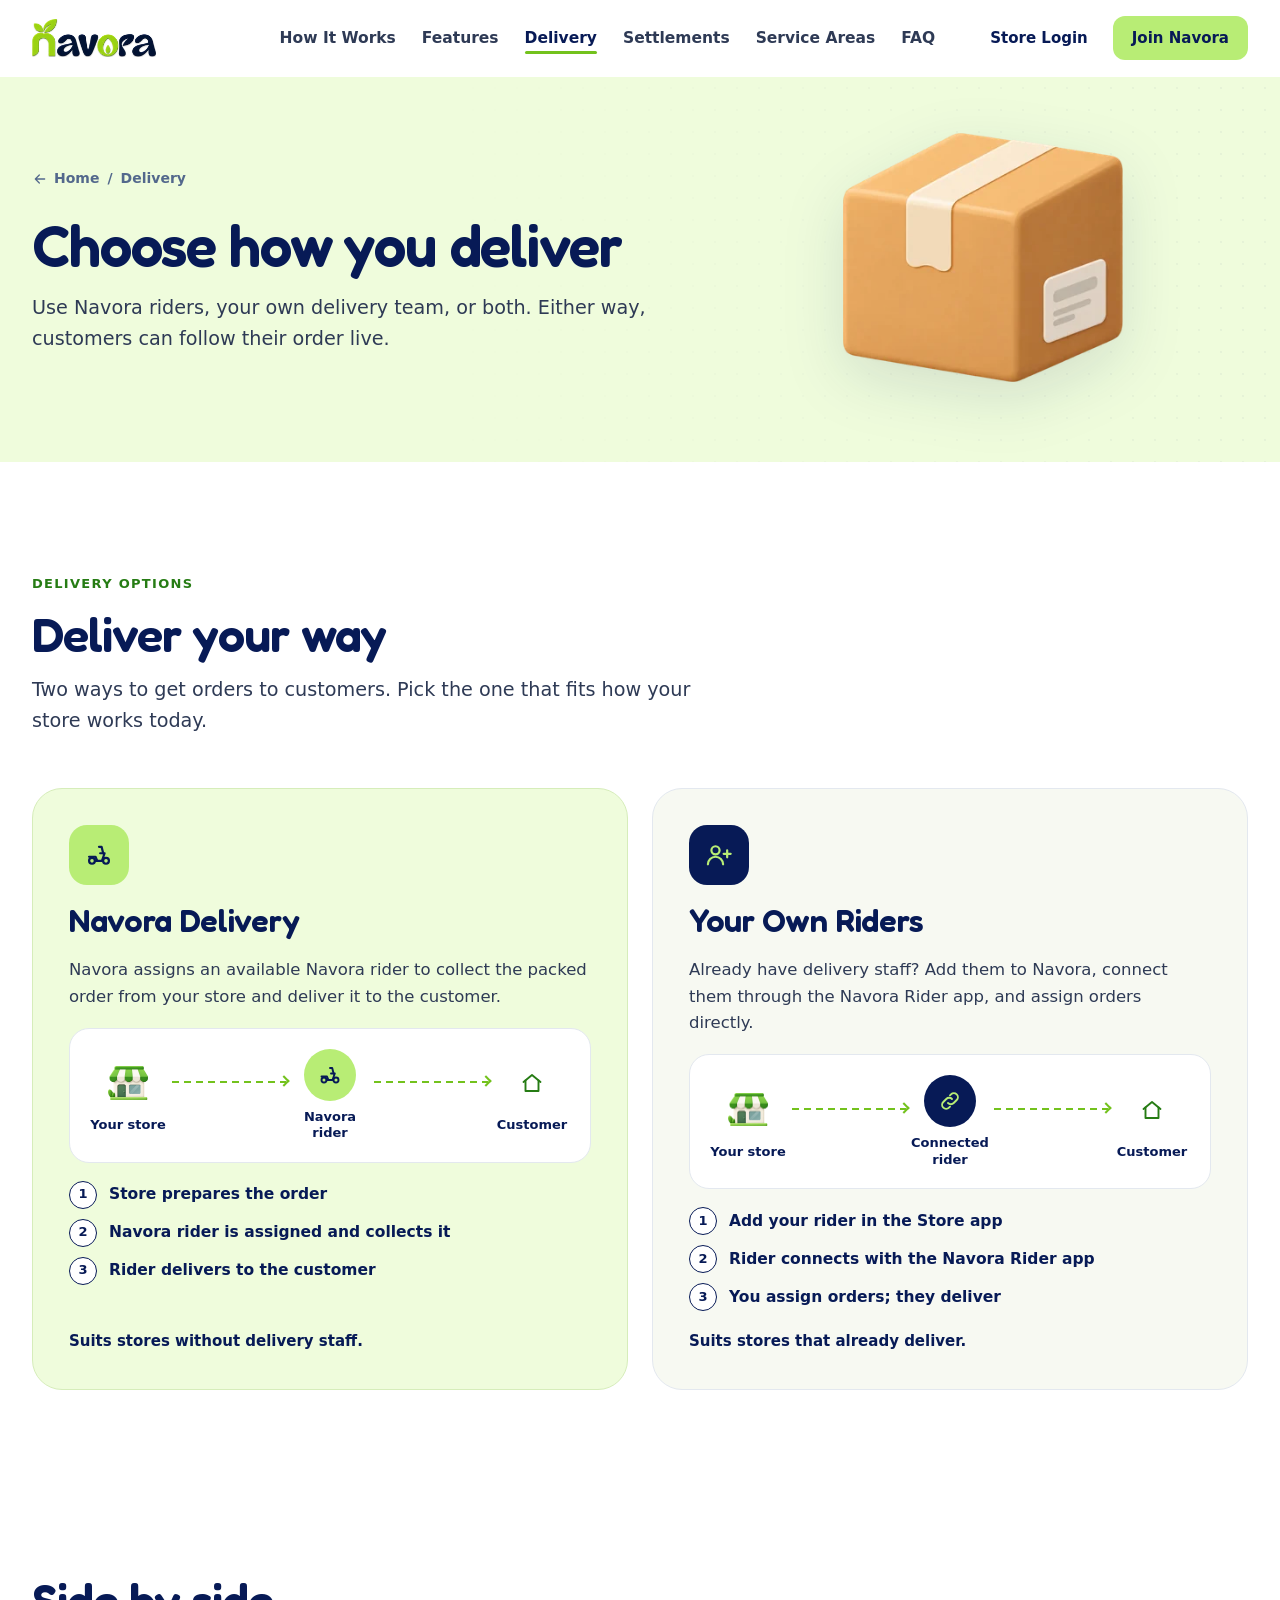
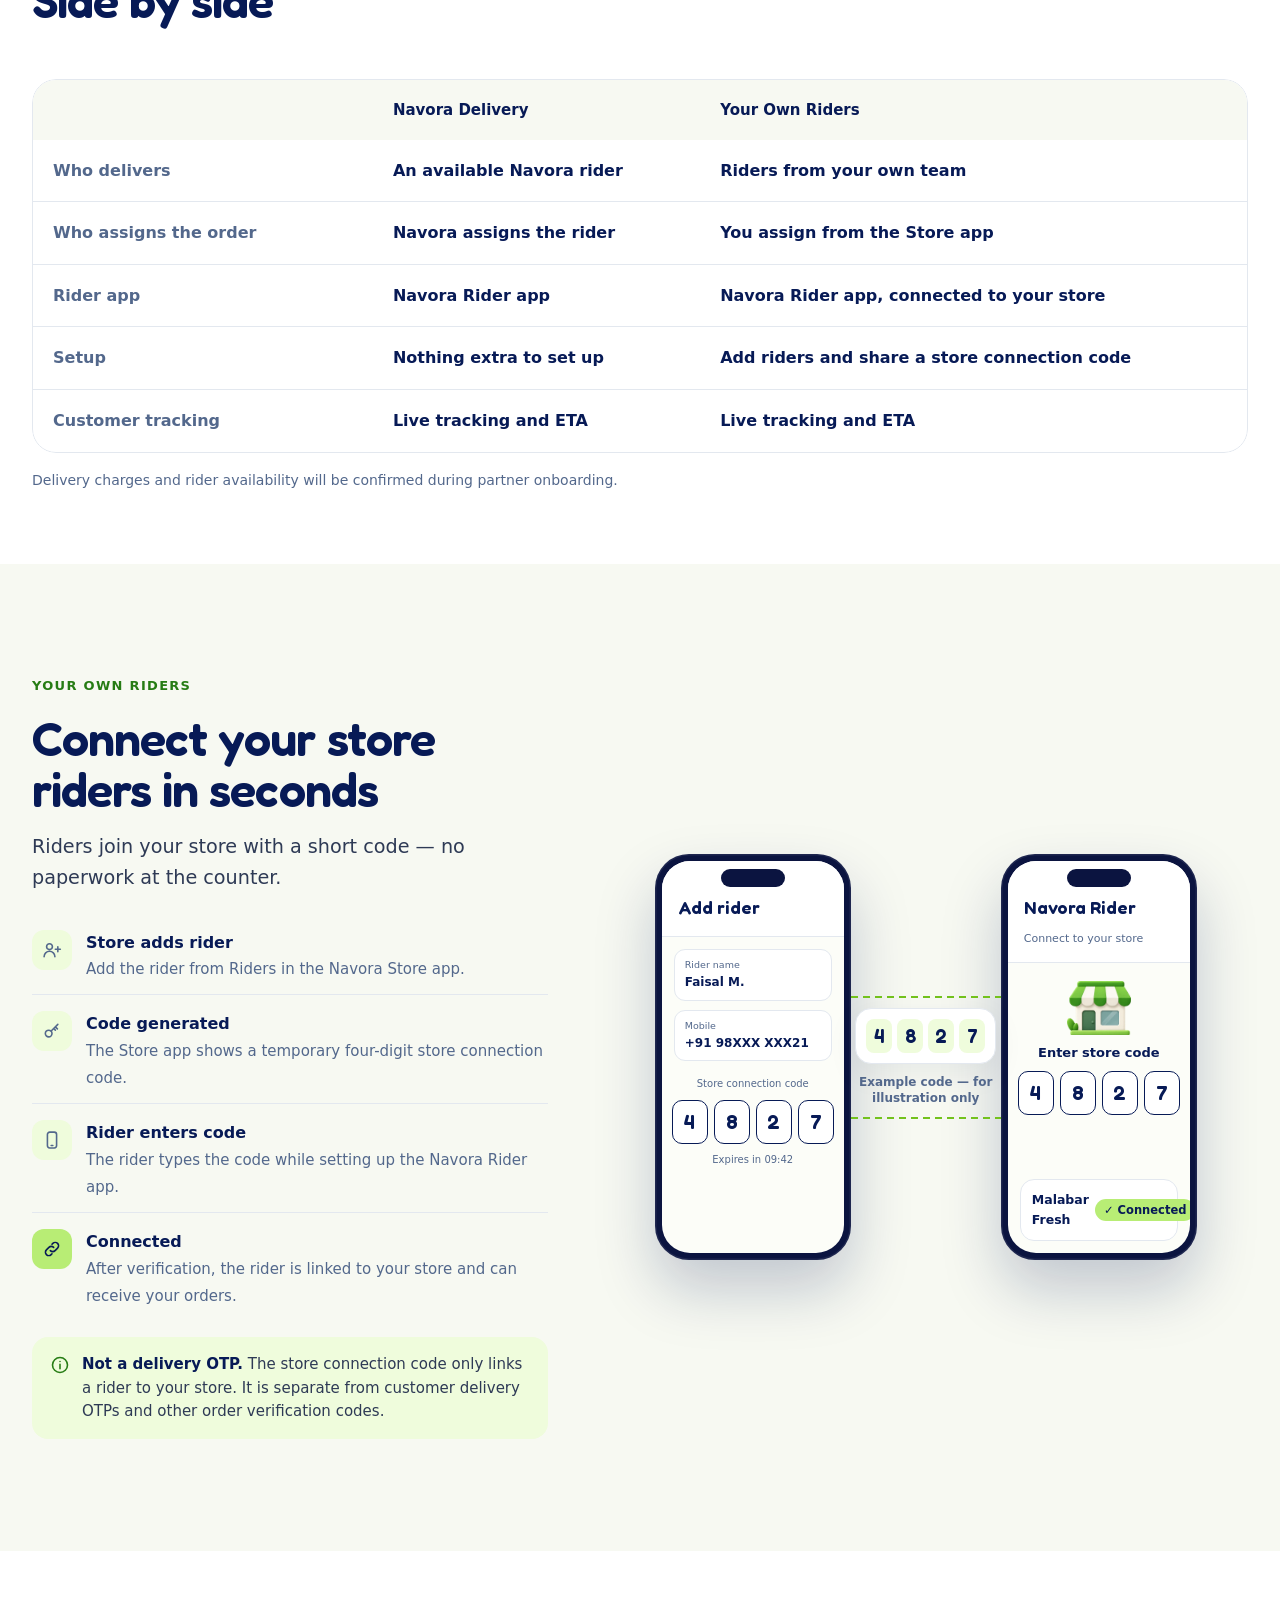
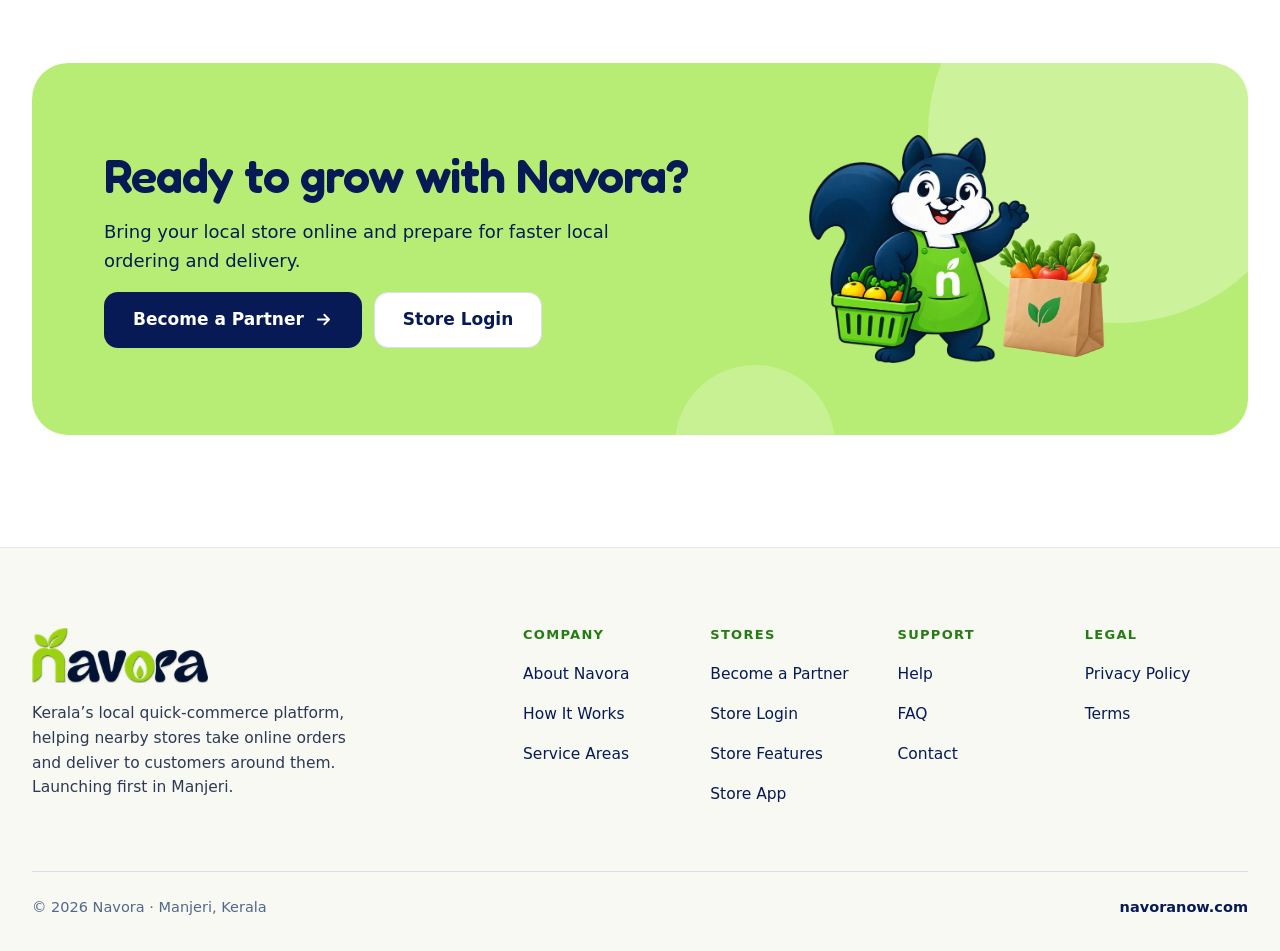
<file: delivery.html>
<!doctype html>
<html lang="en" class="no-js">
<head>
<meta charset="utf-8">
<meta name="viewport" content="width=device-width, initial-scale=1">
<title>Delivery — Navora for Stores</title>
<meta name="description" content="Deliver Navora orders with Navora riders or your own delivery team. Connect your riders with a temporary store connection code.">
<meta name="theme-color" content="#EFFCDC">
<meta property="og:title" content="Delivery — Navora for Stores">
<meta property="og:description" content="Deliver Navora orders with Navora riders or your own delivery team. Connect your riders with a temporary store connection code.">
<meta property="og:type" content="website">
<link rel="icon" type="image/png" href="favicon.png">
<link rel="apple-touch-icon" href="apple-touch-icon.png">
<link rel="preload" href="fredoka-semibold.woff" as="font" type="font/woff" crossorigin>
<link rel="stylesheet" href="styles.css">
<script>document.documentElement.classList.remove('no-js');</script>
<script src="main.js" defer></script>
</head>
<body>
<a class="skip-link" href="#main">Skip to content</a>
<svg xmlns="http://www.w3.org/2000/svg" style="display:none" aria-hidden="true"><symbol id="i-store" viewBox="0 0 24 24"><path d="M3.5 9.5 5 4h14l1.5 5.5"/><path d="M4.5 10v10h15V10"/><path d="M3.5 9.5a2.8 2.8 0 0 0 5.6 0 2.8 2.8 0 0 0 5.8 0 2.8 2.8 0 0 0 5.6 0"/><path d="M9.5 20v-5h5v5"/></symbol><symbol id="i-bag" viewBox="0 0 24 24"><path d="M5 8h14l-1.2 11.2A2 2 0 0 1 15.8 21H8.2a2 2 0 0 1-2-1.8L5 8Z"/><path d="M9 8V6.5a3 3 0 0 1 6 0V8"/></symbol><symbol id="i-box" viewBox="0 0 24 24"><path d="M3.5 7.5 12 3l8.5 4.5v9L12 21l-8.5-4.5z"/><path d="m3.5 7.5 8.5 4.5 8.5-4.5"/><path d="M12 12v9"/></symbol><symbol id="i-scooter" viewBox="0 0 24 24"><circle cx="6" cy="17" r="2.5"/><circle cx="18" cy="17" r="2.5"/><path d="M8.5 17h6l2.3-6.5H13"/><path d="M15.6 10.5 14.2 5H12"/><path d="M3.5 13.5h5.5l1.5 3.5"/></symbol><symbol id="i-layers" viewBox="0 0 24 24"><path d="m12 3 9 4.8-9 4.8-9-4.8z"/><path d="m3 12.2 9 4.8 9-4.8"/><path d="m3 16.4 9 4.6 9-4.6"/></symbol><symbol id="i-wallet" viewBox="0 0 24 24"><rect x="3" y="6" width="18" height="14" rx="3"/><path d="M3 10h18"/><path d="M16 15h2"/><path d="M6 6 15.5 3.2a1.5 1.5 0 0 1 1.9 1L18 6"/></symbol><symbol id="i-pin" viewBox="0 0 24 24"><path d="M12 21s7-6.1 7-11.6A7 7 0 0 0 5 9.4C5 14.9 12 21 12 21Z"/><circle cx="12" cy="9.5" r="2.5"/></symbol><symbol id="i-users" viewBox="0 0 24 24"><circle cx="9" cy="8" r="3.5"/><path d="M2.5 20a6.5 6.5 0 0 1 13 0"/><path d="M16 4.6a3.5 3.5 0 0 1 0 6.8"/><path d="M21.5 20a6.5 6.5 0 0 0-3.4-5.7"/></symbol><symbol id="i-bell" viewBox="0 0 24 24"><path d="M6 16v-5a6 6 0 1 1 12 0v5l1.8 2H4.2z"/><path d="M10 21h4"/></symbol><symbol id="i-help" viewBox="0 0 24 24"><circle cx="12" cy="12" r="9"/><path d="M9.6 9.4a2.5 2.5 0 1 1 3.5 2.3c-.7.3-1.1.9-1.1 1.6v.4"/><path d="M12 17v.01"/></symbol><symbol id="i-check" viewBox="0 0 24 24"><path d="m5 12.5 4.5 4.5L19 7.5"/></symbol><symbol id="i-x" viewBox="0 0 24 24"><path d="M6 6l12 12M18 6 6 18"/></symbol><symbol id="i-clock" viewBox="0 0 24 24"><circle cx="12" cy="12" r="9"/><path d="M12 7v5l3.2 2"/></symbol><symbol id="i-tag" viewBox="0 0 24 24"><path d="M3.5 12V4.5H11l9.5 9.5-7 7z"/><circle cx="7.8" cy="8.8" r="1.4"/></symbol><symbol id="i-clipboard" viewBox="0 0 24 24"><rect x="5" y="4.5" width="14" height="16.5" rx="2.2"/><path d="M9 3.5h6V7H9z"/><path d="M9 11.5h6M9 15.5h4"/></symbol><symbol id="i-chart" viewBox="0 0 24 24"><path d="M4 20V4M4 20h16"/><path d="m8 15.5 3.5-4 3 2.5L20 8"/></symbol><symbol id="i-userplus" viewBox="0 0 24 24"><circle cx="9" cy="8" r="3.5"/><path d="M2.5 20a6.5 6.5 0 0 1 13 0"/><path d="M19 8v6M16 11h6"/></symbol><symbol id="i-arrow-r" viewBox="0 0 24 24"><path d="M5 12h14M13 6l6 6-6 6"/></symbol><symbol id="i-arrow-l" viewBox="0 0 24 24"><path d="M19 12H5M11 6l-6 6 6 6"/></symbol><symbol id="i-chev-r" viewBox="0 0 24 24"><path d="m9 6 6 6-6 6"/></symbol><symbol id="i-menu" viewBox="0 0 24 24"><path d="M4 7h16M4 12h16M4 17h16"/></symbol><symbol id="i-phone" viewBox="0 0 24 24"><rect x="6.5" y="2.5" width="11" height="19" rx="2.8"/><path d="M11 18.5h2"/></symbol><symbol id="i-shield" viewBox="0 0 24 24"><path d="M12 3 20 6v6c0 4.6-3.4 8.3-8 9-4.6-.7-8-4.4-8-9V6z"/><path d="m9 12 2 2 4-4"/></symbol><symbol id="i-link" viewBox="0 0 24 24"><path d="M10 14a4 4 0 0 0 5.7 0l3-3a4 4 0 0 0-5.7-5.7l-1 1"/><path d="M14 10a4 4 0 0 0-5.7 0l-3 3a4 4 0 0 0 5.7 5.7l1-1"/></symbol><symbol id="i-cart" viewBox="0 0 24 24"><path d="M3 4h2.4l2.3 11h10.5L21 7.5H6.4"/><circle cx="9.5" cy="19.3" r="1.5"/><circle cx="17" cy="19.3" r="1.5"/></symbol><symbol id="i-basket" viewBox="0 0 24 24"><path d="M3 10h18l-2 10H5z"/><path d="M7.5 10 11 4M16.5 10 13 4"/><path d="M9 13.5v3.5M12 13.5v3.5M15 13.5v3.5"/></symbol><symbol id="i-loaf" viewBox="0 0 24 24"><path d="M6 11.5A4 4 0 0 1 7 3.6h10a4 4 0 0 1 1 7.9V19a1.5 1.5 0 0 1-1.5 1.5h-9A1.5 1.5 0 0 1 6 19z"/><path d="M10 8v3.5M14 8v3.5"/></symbol><symbol id="i-apple" viewBox="0 0 24 24"><path d="M12 7.5c-1.6-1.3-5-1.4-6.3 1.6-1.4 3.2-.2 8.8 2.6 10.8 1.4 1 2.4.2 3.7.2s2.3.8 3.7-.2c2.8-2 4-7.6 2.6-10.8-1.3-3-4.7-2.9-6.3-1.6Z"/><path d="M12 7.5c0-2 .9-3.5 2.8-4"/></symbol><symbol id="i-star" viewBox="0 0 24 24"><path d="m12 3.5 2.5 5.3 5.8.7-4.3 4 1.1 5.7L12 16.4l-5.1 2.8L8 13.5l-4.3-4 5.8-.7z"/></symbol><symbol id="i-route" viewBox="0 0 24 24"><circle cx="6" cy="6" r="2.5"/><circle cx="18" cy="18" r="2.5"/><path d="M8.5 6H15a3.5 3.5 0 0 1 0 7H9a3.5 3.5 0 0 0 0 7h6.5"/></symbol><symbol id="i-chat" viewBox="0 0 24 24"><path d="M4 5h16v11H9.5L4 20z"/><path d="M8 9.5h8M8 12.5h5"/></symbol><symbol id="i-edit" viewBox="0 0 24 24"><path d="M4 20h4L19 9l-4-4L4 16z"/><path d="m13.5 6.5 4 4"/></symbol><symbol id="i-info" viewBox="0 0 24 24"><circle cx="12" cy="12" r="9"/><path d="M12 11v5.5M12 7.8v.01"/></symbol><symbol id="i-rupee" viewBox="0 0 24 24"><path d="M7 4h10M7 8.5h10"/><path d="M7 4c6 0 6 9.5 0 9.5H6l7.5 6.5"/></symbol><symbol id="i-leaf" viewBox="0 0 24 24"><path d="M5 19C5 11 10 5.5 19.5 5 19.5 14 14 19 6 19"/><path d="m5 19 7-7"/></symbol><symbol id="i-doc" viewBox="0 0 24 24"><path d="M7 3h7l5 5v13H7z"/><path d="M14 3v5h5M10 13h6M10 17h4"/></symbol><symbol id="i-home" viewBox="0 0 24 24"><path d="M3.5 11 12 4l8.5 7"/><path d="M5.5 9.5V20h13V9.5"/></symbol><symbol id="i-search" viewBox="0 0 24 24"><circle cx="11" cy="11" r="6.5"/><path d="m20 20-4.2-4.2"/></symbol><symbol id="i-alert" viewBox="0 0 24 24"><path d="M12 4 2.8 19.5h18.4z"/><path d="M12 10v4.5M12 17v.01"/></symbol><symbol id="i-key" viewBox="0 0 24 24"><circle cx="8" cy="15" r="4"/><path d="m11 12 8-8M16 7l2.5 2.5M14 9l2 2"/></symbol><symbol id="i-plus" viewBox="0 0 24 24"><path d="M12 5v14M5 12h14"/></symbol><symbol id="i-settings" viewBox="0 0 24 24"><circle cx="12" cy="12" r="3"/><path d="M12 3v2.5M12 18.5V21M3 12h2.5M18.5 12H21M5.6 5.6l1.8 1.8M16.6 16.6l1.8 1.8M5.6 18.4l1.8-1.8M16.6 7.4l1.8-1.8"/></symbol><symbol id="i-eye" viewBox="0 0 24 24"><path d="M2.5 12S6 5.5 12 5.5 21.5 12 21.5 12 18 18.5 12 18.5 2.5 12 2.5 12Z"/><circle cx="12" cy="12" r="3"/></symbol><symbol id="i-mail" viewBox="0 0 24 24"><rect x="3" y="5" width="18" height="14" rx="2.5"/><path d="m3.5 6.5 8.5 6.5 8.5-6.5"/></symbol></svg>
<header class="site-header" id="top">
  <div class="wrap header-bar">
    <a class="logo" href="index.html" aria-label="Navora for Stores — home"><img src="navora-logo-240.webp" srcset="navora-logo-240.webp 1x, navora-logo-480.webp 2x" width="240" height="75" alt="Navora"></a>
    <nav class="nav" aria-label="Main"><ul><li><a href="how-it-works.html">How It Works</a></li><li><a href="features.html">Features</a></li><li><a href="delivery.html" aria-current="page">Delivery</a></li><li><a href="settlements.html">Settlements</a></li><li><a href="service-areas.html">Service Areas</a></li><li><a href="faq.html">FAQ</a></li></ul></nav>
    <div class="header-cta">
      <a class="btn btn-ghost btn-sm" href="login.html">Store Login</a>
      <a class="btn btn-primary btn-sm" href="partner.html#apply">Join Navora</a>
    </div>
    <button class="menu-btn" type="button" aria-expanded="false" aria-controls="mobile-menu" aria-label="Open menu"><svg class="ic i-menu" aria-hidden="true"><use href="#i-menu"/></svg><svg class="ic i-close" aria-hidden="true"><use href="#i-x"/></svg></button>
  </div>
  <div class="mobile-sheet" id="mobile-menu">
    <nav aria-label="Mobile"><ul><li><a class="m-link" href="index.html">Home<svg class="ic" aria-hidden="true"><use href="#i-chev-r"/></svg></a></li><li><a class="m-link" href="how-it-works.html">How It Works<svg class="ic" aria-hidden="true"><use href="#i-chev-r"/></svg></a></li><li><a class="m-link" href="features.html">Features<svg class="ic" aria-hidden="true"><use href="#i-chev-r"/></svg></a></li><li><a class="m-link" href="delivery.html" aria-current="page">Delivery<svg class="ic" aria-hidden="true"><use href="#i-chev-r"/></svg></a></li><li><a class="m-link" href="settlements.html">Settlements<svg class="ic" aria-hidden="true"><use href="#i-chev-r"/></svg></a></li><li><a class="m-link" href="service-areas.html">Service Areas<svg class="ic" aria-hidden="true"><use href="#i-chev-r"/></svg></a></li><li><a class="m-link" href="faq.html">FAQ<svg class="ic" aria-hidden="true"><use href="#i-chev-r"/></svg></a></li><li><a class="m-link" href="partner.html">Partner With Us<svg class="ic" aria-hidden="true"><use href="#i-chev-r"/></svg></a></li></ul></nav>
    <div class="m-cta"><a class="btn btn-secondary" href="login.html">Store Login</a><a class="btn btn-primary" href="partner.html#apply">Join Navora</a></div>
  </div>
</header>
<main id="main">
<section class="page-hero" aria-labelledby="ph-title">
<div class="wrap ph-grid">
<div class="ph-copy">
<nav class="crumbs" aria-label="Breadcrumb"><a href="index.html"><svg class="ic" aria-hidden="true"><use href="#i-arrow-l"/></svg>Home</a><span aria-hidden="true">/</span><span aria-current="page">Delivery</span></nav>
<h1 class="h1" id="ph-title">Choose how you deliver</h1>
<p class="lead">Use Navora riders, your own delivery team, or both. Either way, customers can follow their order live.</p>
</div>
<div class="ph-art"><img src="parcel.webp" width="320" height="285" alt="A packed delivery parcel"></div>
</div>
</section>
<section class="section" id="delivery" aria-labelledby="del-title">
<div class="wrap">
<div class="head reveal">
<span class="eyebrow">Delivery options</span>
<h2 class="h2" id="del-title">Deliver your way</h2>
<p class="lead">Two ways to get orders to customers. Pick the one that fits how your store works today.</p>
</div>
<div class="deliv">
<article class="dv one reveal">
<span class="ico lg solid"><svg class="ic" aria-hidden="true"><use href="#i-scooter"/></svg></span>
<h3>Navora Delivery</h3>
<p>Navora assigns an available Navora rider to collect the packed order from your store and deliver it to the customer.</p>
<div class="route" role="img" aria-label="Route: your store, then a Navora rider, then the customer">
<div class="node"><span class="ico white"><img src="store.webp" alt="" width="40" height="34" loading="lazy"></span><span>Your store</span></div>
<span class="path" aria-hidden="true"></span>
<div class="node"><span class="ico solid"><svg class="ic" aria-hidden="true"><use href="#i-scooter"/></svg></span><span>Navora rider</span></div>
<span class="path" aria-hidden="true"></span>
<div class="node"><span class="ico white"><svg class="ic" aria-hidden="true"><use href="#i-home"/></svg></span><span>Customer</span></div>
</div>
<ol class="mini3"><li>Store prepares the order</li><li>Navora rider is assigned and collects it</li><li>Rider delivers to the customer</li></ol>
<p class="who">Suits stores without delivery staff.</p>
</article>
<article class="dv two reveal">
<span class="ico lg navy"><svg class="ic" aria-hidden="true"><use href="#i-userplus"/></svg></span>
<h3>Your Own Riders</h3>
<p>Already have delivery staff? Add them to Navora, connect them through the Navora Rider app, and assign orders directly.</p>
<div class="route" role="img" aria-label="Route: your store, then your connected rider, then the customer">
<div class="node"><span class="ico white"><img src="store.webp" alt="" width="40" height="34" loading="lazy"></span><span>Your store</span></div>
<span class="path" aria-hidden="true"></span>
<div class="node"><span class="ico navy"><svg class="ic" aria-hidden="true"><use href="#i-link"/></svg></span><span>Connected rider</span></div>
<span class="path" aria-hidden="true"></span>
<div class="node"><span class="ico white"><svg class="ic" aria-hidden="true"><use href="#i-home"/></svg></span><span>Customer</span></div>
</div>
<ol class="mini3"><li>Add your rider in the Store app</li><li>Rider connects with the Navora Rider app</li><li>You assign orders; they deliver</li></ol>
<p class="who">Suits stores that already deliver.</p>
</article>
</div>
</div>
</section>

<section class="section-tight" aria-labelledby="cmp-title">
<div class="wrap">
<div class="head"><h2 class="h2" id="cmp-title">Side by side</h2></div>
<div class="table-wrap">
<table class="compare">
<thead><tr><th scope="col"><span class="sr-only">Topic</span></th><th scope="col">Navora Delivery</th><th scope="col">Your Own Riders</th></tr></thead>
<tbody>
<tr><th scope="row">Who delivers</th><td data-label="Navora Delivery">An available Navora rider</td><td data-label="Your Own Riders">Riders from your own team</td></tr>
<tr><th scope="row">Who assigns the order</th><td data-label="Navora Delivery">Navora assigns the rider</td><td data-label="Your Own Riders">You assign from the Store app</td></tr>
<tr><th scope="row">Rider app</th><td data-label="Navora Delivery">Navora Rider app</td><td data-label="Your Own Riders">Navora Rider app, connected to your store</td></tr>
<tr><th scope="row">Setup</th><td data-label="Navora Delivery">Nothing extra to set up</td><td data-label="Your Own Riders">Add riders and share a store connection code</td></tr>
<tr><th scope="row">Customer tracking</th><td data-label="Navora Delivery">Live tracking and ETA</td><td data-label="Your Own Riders">Live tracking and ETA</td></tr>
</tbody>
</table>
</div>
<p class="small muted mt-16">Delivery charges and rider availability will be confirmed during partner onboarding.</p>
</div>
</section>
<section class="section bg-warm" id="connect" aria-labelledby="con-title">
<div class="wrap connect">
<div class="stack reveal">
<span class="eyebrow">Your own riders</span>
<h2 class="h2" id="con-title">Connect your store riders in seconds</h2>
<p class="lead">Riders join your store with a short code — no paperwork at the counter.</p>
<ol class="connect-steps">
<li><span class="ico sm"><svg class="ic" aria-hidden="true"><use href="#i-userplus"/></svg></span><div><b>Store adds rider</b><span>Add the rider from Riders in the Navora Store app.</span></div></li>
<li><span class="ico sm"><svg class="ic" aria-hidden="true"><use href="#i-key"/></svg></span><div><b>Code generated</b><span>The Store app shows a temporary four-digit store connection code.</span></div></li>
<li><span class="ico sm"><svg class="ic" aria-hidden="true"><use href="#i-phone"/></svg></span><div><b>Rider enters code</b><span>The rider types the code while setting up the Navora Rider app.</span></div></li>
<li><span class="ico sm solid"><svg class="ic" aria-hidden="true"><use href="#i-link"/></svg></span><div><b>Connected</b><span>After verification, the rider is linked to your store and can receive your orders.</span></div></li>
</ol>
<p class="note info"><svg class="ic" aria-hidden="true"><use href="#i-info"/></svg><span><b>Not a delivery OTP.</b> The store connection code only links a rider to your store. It is separate from customer delivery OTPs and other order verification codes.</span></p>
</div>
<div class="connect-art reveal" role="img" aria-label="Illustration: the Store app shows the example code 4 8 2 7 and the rider enters it in the Rider app to connect">
<div class="phone" aria-hidden="true"><div class="screen"><span class="notch"></span>
<div class="s-head"><div class="title">Add rider</div></div>
<div class="s-body"><div class="s-field"><small>Rider name</small><b>Faisal M.</b></div><div class="s-field"><small>Mobile</small><b>+91 98XXX XXX21</b></div>
<div class="s-center"><small style="color:var(--muted)">Store connection code</small><div class="s-code"><span>4</span><span>8</span><span>2</span><span>7</span></div><small style="color:var(--muted)">Expires in 09:42</small></div></div>
</div></div>
<div class="connect-mid" aria-hidden="true"><span class="line"></span><span class="code-pill"><span>4</span><span>8</span><span>2</span><span>7</span></span><small>Example code — for illustration only</small><span class="line"></span></div>
<div class="phone" aria-hidden="true"><div class="screen"><span class="notch"></span>
<div class="s-head"><div class="title">Navora Rider</div><small class="hello">Connect to your store</small></div>
<div class="s-body"><div class="s-center"><img src="store.webp" alt="" width="64" height="54" loading="lazy" style="width:64px"><b style="font-size:13px">Enter store code</b><div class="s-code"><span>4</span><span>8</span><span>2</span><span>7</span></div></div>
<div class="s-card" style="margin-top:auto"><div class="r"><b>Malabar Fresh</b><span class="tag tag-green">✓ Connected</span></div></div></div>
</div></div>
</div>
</div>
</section>

<section class="section" aria-labelledby="final-title">
<div class="wrap">
<div class="final reveal">
<div class="copy">
<h2 class="h2" id="final-title">Ready to grow with Navora?</h2>
<p>Bring your local store online and prepare for faster local ordering and delivery.</p>
<div class="btn-row"><a class="btn btn-dark btn-lg" href="partner.html#apply">Become a Partner <svg class="ic" aria-hidden="true"><use href="#i-arrow-r"/></svg></a><a class="btn btn-secondary btn-lg" href="login.html">Store Login</a></div>
</div>
<div class="final-art" aria-hidden="true"><img class="mascot" src="mascot-store-basket.webp" width="520" height="539" alt="" loading="lazy"><img class="bag" src="grocery-bag.webp" width="320" height="360" alt="" loading="lazy"></div>
</div>
</div>
</section>


</main>
<footer class="site-footer">
  <div class="wrap">
    <div class="f-top">
      <div class="f-brand">
        <a href="index.html" aria-label="Navora — home"><img src="navora-logo-480.webp" width="480" height="150" alt="Navora" loading="lazy"></a>
        <p>Kerala’s local quick-commerce platform, helping nearby stores take online orders and deliver to customers around them. Launching first in Manjeri.</p>
      </div>
      <div class="f-cols">
        <nav aria-labelledby="fc1"><h2 id="fc1">Company</h2><ul><li><a href="index.html#about">About Navora</a></li><li><a href="how-it-works.html">How It Works</a></li><li><a href="service-areas.html">Service Areas</a></li></ul></nav>
        <nav aria-labelledby="fc2"><h2 id="fc2">Stores</h2><ul><li><a href="partner.html">Become a Partner</a></li><li><a href="login.html">Store Login</a></li><li><a href="features.html">Store Features</a></li><li><a href="store-app.html">Store App</a></li></ul></nav>
        <nav aria-labelledby="fc3"><h2 id="fc3">Support</h2><ul><li><a href="help.html">Help</a></li><li><a href="faq.html">FAQ</a></li><li><a href="help.html#contact">Contact</a></li></ul></nav>
        <nav aria-labelledby="fc4"><h2 id="fc4">Legal</h2><ul><li><a href="privacy.html">Privacy Policy</a></li><li><a href="terms.html">Terms</a></li></ul></nav>
      </div>
    </div>
    <div class="f-bottom"><span>© <span data-year>2026</span> Navora · Manjeri, Kerala</span><a href="https://navoranow.com">navoranow.com</a></div>
  </div>
</footer>
</body>
</html>
</file>
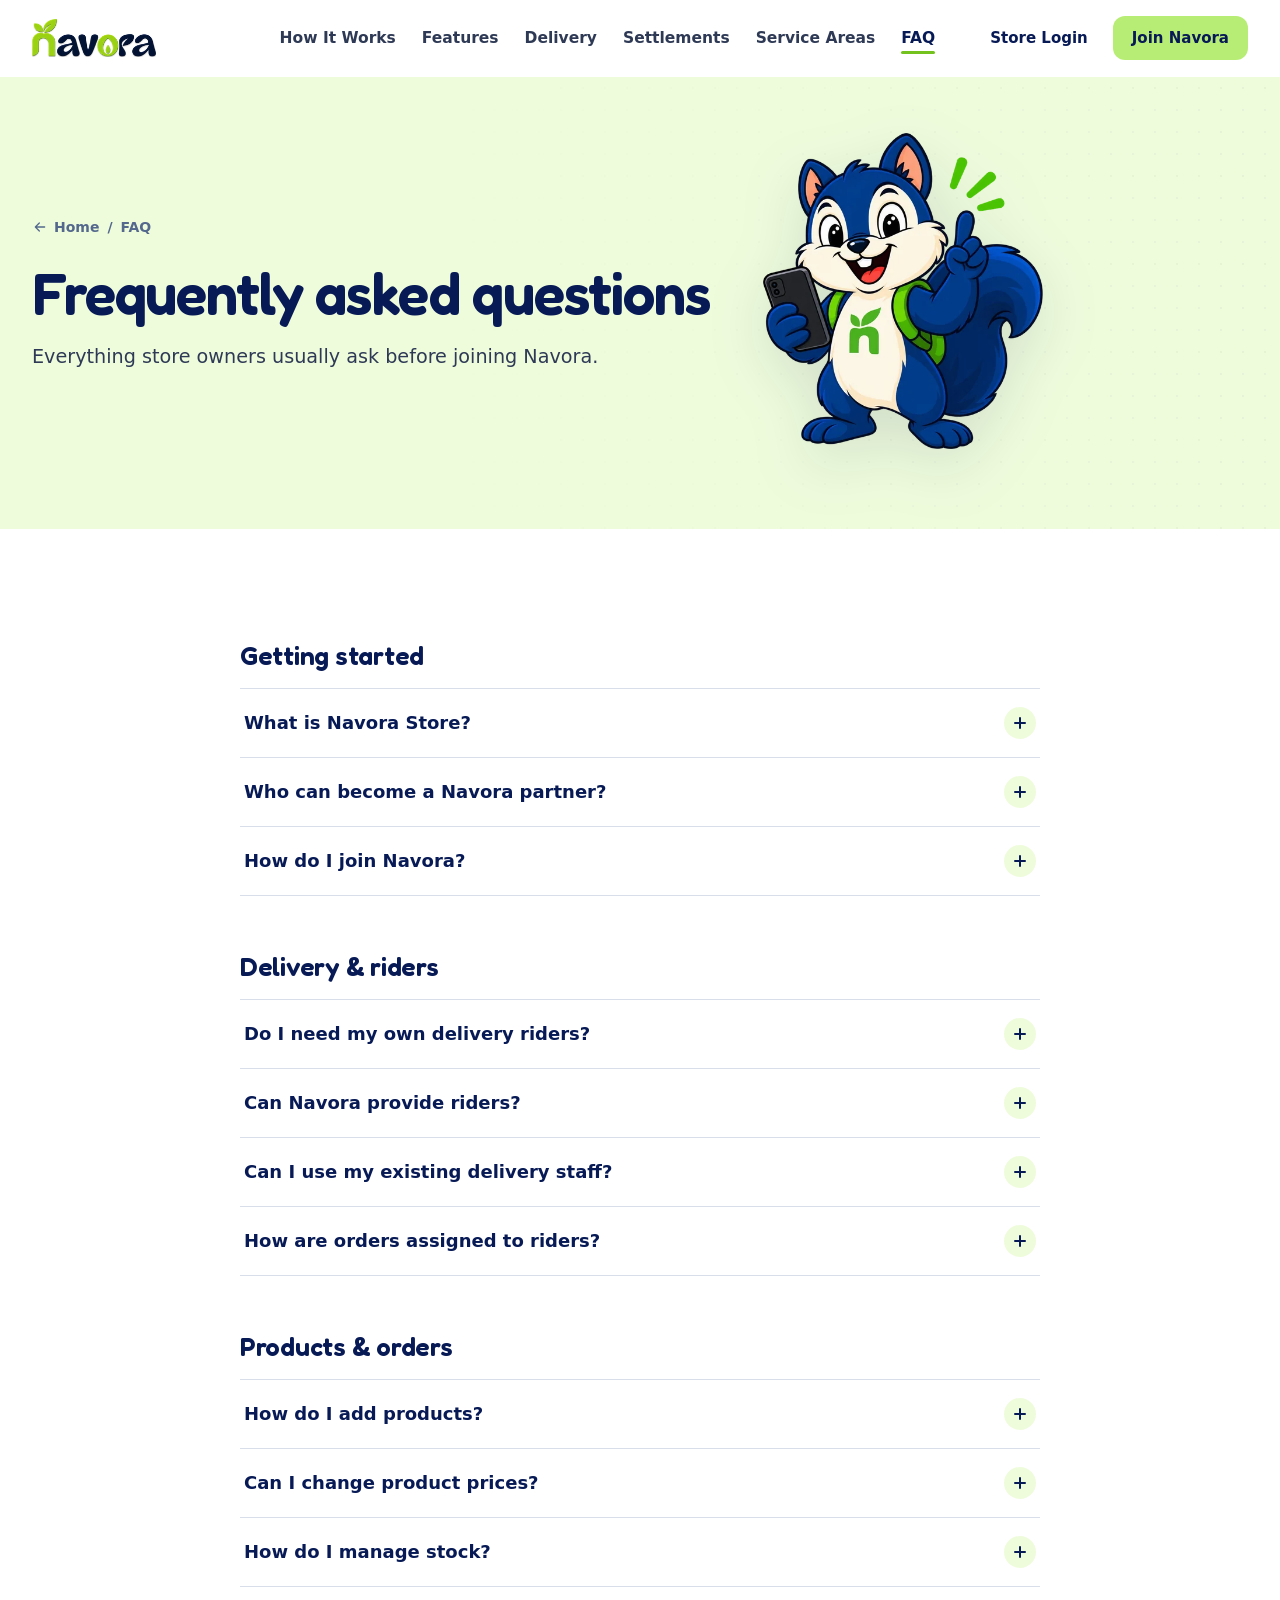
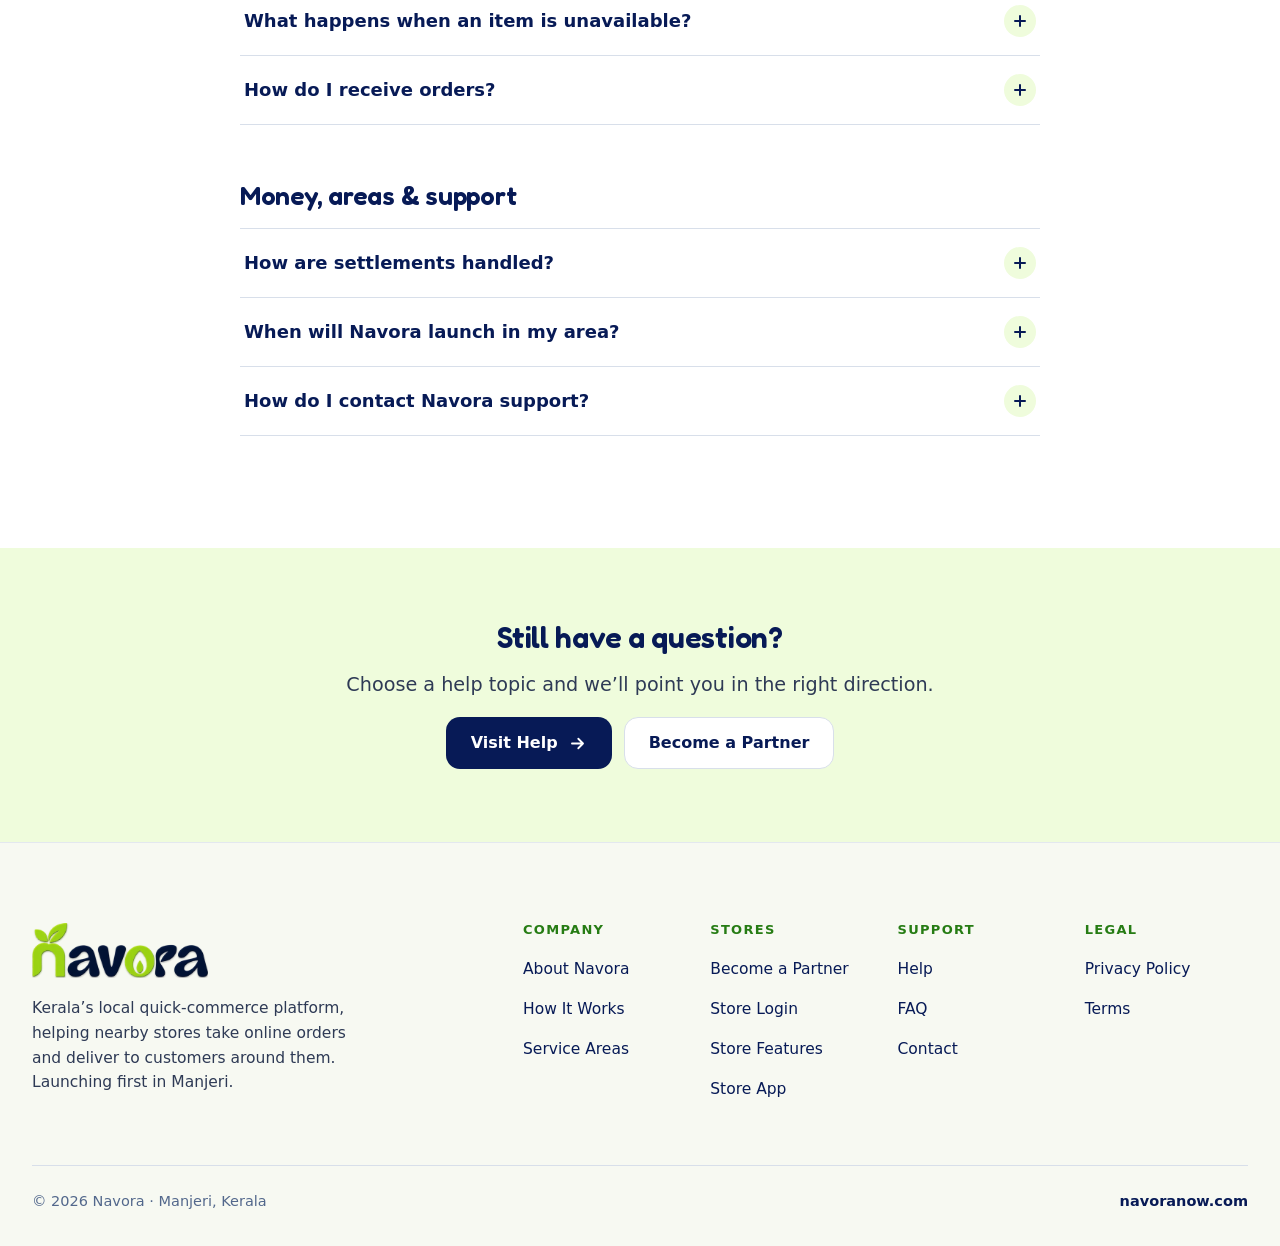
<file: faq.html>
<!doctype html>
<html lang="en" class="no-js">
<head>
<meta charset="utf-8">
<meta name="viewport" content="width=device-width, initial-scale=1">
<title>FAQ — Navora for Stores</title>
<meta name="description" content="Answers for store owners about joining Navora, delivery, products, stock, orders, settlements and service areas.">
<meta name="theme-color" content="#EFFCDC">
<meta property="og:title" content="FAQ — Navora for Stores">
<meta property="og:description" content="Answers for store owners about joining Navora, delivery, products, stock, orders, settlements and service areas.">
<meta property="og:type" content="website">
<link rel="icon" type="image/png" href="favicon.png">
<link rel="apple-touch-icon" href="apple-touch-icon.png">
<link rel="preload" href="fredoka-semibold.woff" as="font" type="font/woff" crossorigin>
<link rel="stylesheet" href="styles.css">
<script>document.documentElement.classList.remove('no-js');</script>
<script src="main.js" defer></script>
</head>
<body>
<a class="skip-link" href="#main">Skip to content</a>
<svg xmlns="http://www.w3.org/2000/svg" style="display:none" aria-hidden="true"><symbol id="i-store" viewBox="0 0 24 24"><path d="M3.5 9.5 5 4h14l1.5 5.5"/><path d="M4.5 10v10h15V10"/><path d="M3.5 9.5a2.8 2.8 0 0 0 5.6 0 2.8 2.8 0 0 0 5.8 0 2.8 2.8 0 0 0 5.6 0"/><path d="M9.5 20v-5h5v5"/></symbol><symbol id="i-bag" viewBox="0 0 24 24"><path d="M5 8h14l-1.2 11.2A2 2 0 0 1 15.8 21H8.2a2 2 0 0 1-2-1.8L5 8Z"/><path d="M9 8V6.5a3 3 0 0 1 6 0V8"/></symbol><symbol id="i-box" viewBox="0 0 24 24"><path d="M3.5 7.5 12 3l8.5 4.5v9L12 21l-8.5-4.5z"/><path d="m3.5 7.5 8.5 4.5 8.5-4.5"/><path d="M12 12v9"/></symbol><symbol id="i-scooter" viewBox="0 0 24 24"><circle cx="6" cy="17" r="2.5"/><circle cx="18" cy="17" r="2.5"/><path d="M8.5 17h6l2.3-6.5H13"/><path d="M15.6 10.5 14.2 5H12"/><path d="M3.5 13.5h5.5l1.5 3.5"/></symbol><symbol id="i-layers" viewBox="0 0 24 24"><path d="m12 3 9 4.8-9 4.8-9-4.8z"/><path d="m3 12.2 9 4.8 9-4.8"/><path d="m3 16.4 9 4.6 9-4.6"/></symbol><symbol id="i-wallet" viewBox="0 0 24 24"><rect x="3" y="6" width="18" height="14" rx="3"/><path d="M3 10h18"/><path d="M16 15h2"/><path d="M6 6 15.5 3.2a1.5 1.5 0 0 1 1.9 1L18 6"/></symbol><symbol id="i-pin" viewBox="0 0 24 24"><path d="M12 21s7-6.1 7-11.6A7 7 0 0 0 5 9.4C5 14.9 12 21 12 21Z"/><circle cx="12" cy="9.5" r="2.5"/></symbol><symbol id="i-users" viewBox="0 0 24 24"><circle cx="9" cy="8" r="3.5"/><path d="M2.5 20a6.5 6.5 0 0 1 13 0"/><path d="M16 4.6a3.5 3.5 0 0 1 0 6.8"/><path d="M21.5 20a6.5 6.5 0 0 0-3.4-5.7"/></symbol><symbol id="i-bell" viewBox="0 0 24 24"><path d="M6 16v-5a6 6 0 1 1 12 0v5l1.8 2H4.2z"/><path d="M10 21h4"/></symbol><symbol id="i-help" viewBox="0 0 24 24"><circle cx="12" cy="12" r="9"/><path d="M9.6 9.4a2.5 2.5 0 1 1 3.5 2.3c-.7.3-1.1.9-1.1 1.6v.4"/><path d="M12 17v.01"/></symbol><symbol id="i-check" viewBox="0 0 24 24"><path d="m5 12.5 4.5 4.5L19 7.5"/></symbol><symbol id="i-x" viewBox="0 0 24 24"><path d="M6 6l12 12M18 6 6 18"/></symbol><symbol id="i-clock" viewBox="0 0 24 24"><circle cx="12" cy="12" r="9"/><path d="M12 7v5l3.2 2"/></symbol><symbol id="i-tag" viewBox="0 0 24 24"><path d="M3.5 12V4.5H11l9.5 9.5-7 7z"/><circle cx="7.8" cy="8.8" r="1.4"/></symbol><symbol id="i-clipboard" viewBox="0 0 24 24"><rect x="5" y="4.5" width="14" height="16.5" rx="2.2"/><path d="M9 3.5h6V7H9z"/><path d="M9 11.5h6M9 15.5h4"/></symbol><symbol id="i-chart" viewBox="0 0 24 24"><path d="M4 20V4M4 20h16"/><path d="m8 15.5 3.5-4 3 2.5L20 8"/></symbol><symbol id="i-userplus" viewBox="0 0 24 24"><circle cx="9" cy="8" r="3.5"/><path d="M2.5 20a6.5 6.5 0 0 1 13 0"/><path d="M19 8v6M16 11h6"/></symbol><symbol id="i-arrow-r" viewBox="0 0 24 24"><path d="M5 12h14M13 6l6 6-6 6"/></symbol><symbol id="i-arrow-l" viewBox="0 0 24 24"><path d="M19 12H5M11 6l-6 6 6 6"/></symbol><symbol id="i-chev-r" viewBox="0 0 24 24"><path d="m9 6 6 6-6 6"/></symbol><symbol id="i-menu" viewBox="0 0 24 24"><path d="M4 7h16M4 12h16M4 17h16"/></symbol><symbol id="i-phone" viewBox="0 0 24 24"><rect x="6.5" y="2.5" width="11" height="19" rx="2.8"/><path d="M11 18.5h2"/></symbol><symbol id="i-shield" viewBox="0 0 24 24"><path d="M12 3 20 6v6c0 4.6-3.4 8.3-8 9-4.6-.7-8-4.4-8-9V6z"/><path d="m9 12 2 2 4-4"/></symbol><symbol id="i-link" viewBox="0 0 24 24"><path d="M10 14a4 4 0 0 0 5.7 0l3-3a4 4 0 0 0-5.7-5.7l-1 1"/><path d="M14 10a4 4 0 0 0-5.7 0l-3 3a4 4 0 0 0 5.7 5.7l1-1"/></symbol><symbol id="i-cart" viewBox="0 0 24 24"><path d="M3 4h2.4l2.3 11h10.5L21 7.5H6.4"/><circle cx="9.5" cy="19.3" r="1.5"/><circle cx="17" cy="19.3" r="1.5"/></symbol><symbol id="i-basket" viewBox="0 0 24 24"><path d="M3 10h18l-2 10H5z"/><path d="M7.5 10 11 4M16.5 10 13 4"/><path d="M9 13.5v3.5M12 13.5v3.5M15 13.5v3.5"/></symbol><symbol id="i-loaf" viewBox="0 0 24 24"><path d="M6 11.5A4 4 0 0 1 7 3.6h10a4 4 0 0 1 1 7.9V19a1.5 1.5 0 0 1-1.5 1.5h-9A1.5 1.5 0 0 1 6 19z"/><path d="M10 8v3.5M14 8v3.5"/></symbol><symbol id="i-apple" viewBox="0 0 24 24"><path d="M12 7.5c-1.6-1.3-5-1.4-6.3 1.6-1.4 3.2-.2 8.8 2.6 10.8 1.4 1 2.4.2 3.7.2s2.3.8 3.7-.2c2.8-2 4-7.6 2.6-10.8-1.3-3-4.7-2.9-6.3-1.6Z"/><path d="M12 7.5c0-2 .9-3.5 2.8-4"/></symbol><symbol id="i-star" viewBox="0 0 24 24"><path d="m12 3.5 2.5 5.3 5.8.7-4.3 4 1.1 5.7L12 16.4l-5.1 2.8L8 13.5l-4.3-4 5.8-.7z"/></symbol><symbol id="i-route" viewBox="0 0 24 24"><circle cx="6" cy="6" r="2.5"/><circle cx="18" cy="18" r="2.5"/><path d="M8.5 6H15a3.5 3.5 0 0 1 0 7H9a3.5 3.5 0 0 0 0 7h6.5"/></symbol><symbol id="i-chat" viewBox="0 0 24 24"><path d="M4 5h16v11H9.5L4 20z"/><path d="M8 9.5h8M8 12.5h5"/></symbol><symbol id="i-edit" viewBox="0 0 24 24"><path d="M4 20h4L19 9l-4-4L4 16z"/><path d="m13.5 6.5 4 4"/></symbol><symbol id="i-info" viewBox="0 0 24 24"><circle cx="12" cy="12" r="9"/><path d="M12 11v5.5M12 7.8v.01"/></symbol><symbol id="i-rupee" viewBox="0 0 24 24"><path d="M7 4h10M7 8.5h10"/><path d="M7 4c6 0 6 9.5 0 9.5H6l7.5 6.5"/></symbol><symbol id="i-leaf" viewBox="0 0 24 24"><path d="M5 19C5 11 10 5.5 19.5 5 19.5 14 14 19 6 19"/><path d="m5 19 7-7"/></symbol><symbol id="i-doc" viewBox="0 0 24 24"><path d="M7 3h7l5 5v13H7z"/><path d="M14 3v5h5M10 13h6M10 17h4"/></symbol><symbol id="i-home" viewBox="0 0 24 24"><path d="M3.5 11 12 4l8.5 7"/><path d="M5.5 9.5V20h13V9.5"/></symbol><symbol id="i-search" viewBox="0 0 24 24"><circle cx="11" cy="11" r="6.5"/><path d="m20 20-4.2-4.2"/></symbol><symbol id="i-alert" viewBox="0 0 24 24"><path d="M12 4 2.8 19.5h18.4z"/><path d="M12 10v4.5M12 17v.01"/></symbol><symbol id="i-key" viewBox="0 0 24 24"><circle cx="8" cy="15" r="4"/><path d="m11 12 8-8M16 7l2.5 2.5M14 9l2 2"/></symbol><symbol id="i-plus" viewBox="0 0 24 24"><path d="M12 5v14M5 12h14"/></symbol><symbol id="i-settings" viewBox="0 0 24 24"><circle cx="12" cy="12" r="3"/><path d="M12 3v2.5M12 18.5V21M3 12h2.5M18.5 12H21M5.6 5.6l1.8 1.8M16.6 16.6l1.8 1.8M5.6 18.4l1.8-1.8M16.6 7.4l1.8-1.8"/></symbol><symbol id="i-eye" viewBox="0 0 24 24"><path d="M2.5 12S6 5.5 12 5.5 21.5 12 21.5 12 18 18.5 12 18.5 2.5 12 2.5 12Z"/><circle cx="12" cy="12" r="3"/></symbol><symbol id="i-mail" viewBox="0 0 24 24"><rect x="3" y="5" width="18" height="14" rx="2.5"/><path d="m3.5 6.5 8.5 6.5 8.5-6.5"/></symbol></svg>
<header class="site-header" id="top">
  <div class="wrap header-bar">
    <a class="logo" href="index.html" aria-label="Navora for Stores — home"><img src="navora-logo-240.webp" srcset="navora-logo-240.webp 1x, navora-logo-480.webp 2x" width="240" height="75" alt="Navora"></a>
    <nav class="nav" aria-label="Main"><ul><li><a href="how-it-works.html">How It Works</a></li><li><a href="features.html">Features</a></li><li><a href="delivery.html">Delivery</a></li><li><a href="settlements.html">Settlements</a></li><li><a href="service-areas.html">Service Areas</a></li><li><a href="faq.html" aria-current="page">FAQ</a></li></ul></nav>
    <div class="header-cta">
      <a class="btn btn-ghost btn-sm" href="login.html">Store Login</a>
      <a class="btn btn-primary btn-sm" href="partner.html#apply">Join Navora</a>
    </div>
    <button class="menu-btn" type="button" aria-expanded="false" aria-controls="mobile-menu" aria-label="Open menu"><svg class="ic i-menu" aria-hidden="true"><use href="#i-menu"/></svg><svg class="ic i-close" aria-hidden="true"><use href="#i-x"/></svg></button>
  </div>
  <div class="mobile-sheet" id="mobile-menu">
    <nav aria-label="Mobile"><ul><li><a class="m-link" href="index.html">Home<svg class="ic" aria-hidden="true"><use href="#i-chev-r"/></svg></a></li><li><a class="m-link" href="how-it-works.html">How It Works<svg class="ic" aria-hidden="true"><use href="#i-chev-r"/></svg></a></li><li><a class="m-link" href="features.html">Features<svg class="ic" aria-hidden="true"><use href="#i-chev-r"/></svg></a></li><li><a class="m-link" href="delivery.html">Delivery<svg class="ic" aria-hidden="true"><use href="#i-chev-r"/></svg></a></li><li><a class="m-link" href="settlements.html">Settlements<svg class="ic" aria-hidden="true"><use href="#i-chev-r"/></svg></a></li><li><a class="m-link" href="service-areas.html">Service Areas<svg class="ic" aria-hidden="true"><use href="#i-chev-r"/></svg></a></li><li><a class="m-link" href="faq.html" aria-current="page">FAQ<svg class="ic" aria-hidden="true"><use href="#i-chev-r"/></svg></a></li><li><a class="m-link" href="partner.html">Partner With Us<svg class="ic" aria-hidden="true"><use href="#i-chev-r"/></svg></a></li></ul></nav>
    <div class="m-cta"><a class="btn btn-secondary" href="login.html">Store Login</a><a class="btn btn-primary" href="partner.html#apply">Join Navora</a></div>
  </div>
</header>
<main id="main">
<section class="page-hero" aria-labelledby="ph-title">
<div class="wrap ph-grid">
<div class="ph-copy">
<nav class="crumbs" aria-label="Breadcrumb"><a href="index.html"><svg class="ic" aria-hidden="true"><use href="#i-arrow-l"/></svg>Home</a><span aria-hidden="true">/</span><span aria-current="page">FAQ</span></nav>
<h1 class="h1" id="ph-title">Frequently asked questions</h1>
<p class="lead">Everything store owners usually ask before joining Navora.</p>
</div>
<div class="ph-art"><img src="mascot-help.webp" width="480" height="541" alt="Navo, the Navora squirrel, holding a phone and pointing up"></div>
</div>
</section>
<section class="section">
<div class="wrap">
<div class="faq-group"><h2>Getting started</h2><div class="faq"><div class="faq-item"><h3><button class="faq-btn" type="button" id="fq1" aria-expanded="false" aria-controls="fa1">What is Navora Store?<span class="faq-sign" aria-hidden="true"></span></button></h3><div class="faq-panel" id="fa1" role="region" aria-labelledby="fq1"><div><p>Navora Store is the partner side of Navora. Local stores use the Navora Store app to receive orders from nearby customers, manage products and stock, prepare orders and arrange delivery.</p></div></div></div><div class="faq-item"><h3><button class="faq-btn" type="button" id="fq2" aria-expanded="false" aria-controls="fa2">Who can become a Navora partner?<span class="faq-sign" aria-hidden="true"></span></button></h3><div class="faq-panel" id="fa2" role="region" aria-labelledby="fq2"><div><p>Local retail stores in areas where Navora operates — such as supermarkets, grocery stores, mini markets, bakeries, fruit and vegetable stores and other approved local retailers.</p><p>Every application is reviewed, and store categories are enabled step by step.</p></div></div></div><div class="faq-item"><h3><button class="faq-btn" type="button" id="fq3" aria-expanded="false" aria-controls="fa3">How do I join Navora?<span class="faq-sign" aria-hidden="true"></span></button></h3><div class="faq-panel" id="fa3" role="region" aria-labelledby="fq3"><div><p>Fill in the partner application with your basic store details. Navora then reviews your business and service area, verifies the required business information and documents, helps you set up your store, and you go live.</p></div></div></div></div></div>
<div class="faq-group"><h2>Delivery &amp; riders</h2><div class="faq"><div class="faq-item"><h3><button class="faq-btn" type="button" id="fq4" aria-expanded="false" aria-controls="fa4">Do I need my own delivery riders?<span class="faq-sign" aria-hidden="true"></span></button></h3><div class="faq-panel" id="fa4" role="region" aria-labelledby="fq4"><div><p>No. You can use Navora Delivery, where Navora assigns an available Navora rider, or deliver with your own team — whichever suits your store.</p></div></div></div><div class="faq-item"><h3><button class="faq-btn" type="button" id="fq5" aria-expanded="false" aria-controls="fa5">Can Navora provide riders?<span class="faq-sign" aria-hidden="true"></span></button></h3><div class="faq-panel" id="fa5" role="region" aria-labelledby="fq5"><div><p>Yes. With Navora Delivery, an available Navora rider is assigned to collect the packed order from your store and deliver it to the customer. Rider availability depends on your area.</p></div></div></div><div class="faq-item"><h3><button class="faq-btn" type="button" id="fq6" aria-expanded="false" aria-controls="fa6">Can I use my existing delivery staff?<span class="faq-sign" aria-hidden="true"></span></button></h3><div class="faq-panel" id="fa6" role="region" aria-labelledby="fq6"><div><p>Yes. Add them as riders in the Navora Store app. Each rider connects to your store in the Navora Rider app using a temporary four-digit store connection code, and you can then assign orders to them.</p></div></div></div><div class="faq-item"><h3><button class="faq-btn" type="button" id="fq7" aria-expanded="false" aria-controls="fa7">How are orders assigned to riders?<span class="faq-sign" aria-hidden="true"></span></button></h3><div class="faq-panel" id="fa7" role="region" aria-labelledby="fq7"><div><p>With Navora Delivery, Navora assigns an available Navora rider. With your own delivery team, you assign the order to one of your connected riders from the Store app.</p></div></div></div></div></div>
<div class="faq-group"><h2>Products &amp; orders</h2><div class="faq"><div class="faq-item"><h3><button class="faq-btn" type="button" id="fq8" aria-expanded="false" aria-controls="fa8">How do I add products?<span class="faq-sign" aria-hidden="true"></span></button></h3><div class="faq-panel" id="fa8" role="region" aria-labelledby="fq8"><div><p>From Products in the Navora Store app: add a photo, name, category, selling price and stock, then switch the product active. You will be guided through your first products during store setup.</p></div></div></div><div class="faq-item"><h3><button class="faq-btn" type="button" id="fq9" aria-expanded="false" aria-controls="fa9">Can I change product prices?<span class="faq-sign" aria-hidden="true"></span></button></h3><div class="faq-panel" id="fa9" role="region" aria-labelledby="fq9"><div><p>Yes. You set the selling price for each product and can edit it whenever you need to.</p></div></div></div><div class="faq-item"><h3><button class="faq-btn" type="button" id="fq10" aria-expanded="false" aria-controls="fa10">How do I manage stock?<span class="faq-sign" aria-hidden="true"></span></button></h3><div class="faq-panel" id="fa10" role="region" aria-labelledby="fq10"><div><p>Update stock counts in the Store app, see low-stock and out-of-stock products at a glance, and switch products active or inactive.</p></div></div></div><div class="faq-item"><h3><button class="faq-btn" type="button" id="fq11" aria-expanded="false" aria-controls="fa11">What happens when an item is unavailable?<span class="faq-sign" aria-hidden="true"></span></button></h3><div class="faq-panel" id="fa11" role="region" aria-labelledby="fq11"><div><p>Mark it out of stock or inactive as soon as it runs out, so customers can’t order it.</p><p>How orders with an unavailable item are handled will be explained during partner onboarding.</p></div></div></div><div class="faq-item"><h3><button class="faq-btn" type="button" id="fq12" aria-expanded="false" aria-controls="fa12">How do I receive orders?<span class="faq-sign" aria-hidden="true"></span></button></h3><div class="faq-panel" id="fa12" role="region" aria-labelledby="fq12"><div><p>New orders appear in the Navora Store app with a notification. You review the items and accept or reject the order, then prepare and pack it.</p></div></div></div></div></div>
<div class="faq-group"><h2>Money, areas &amp; support</h2><div class="faq"><div class="faq-item"><h3><button class="faq-btn" type="button" id="fq13" aria-expanded="false" aria-controls="fa13">How are settlements handled?<span class="faq-sign" aria-hidden="true"></span></button></h3><div class="faq-panel" id="fa13" role="region" aria-labelledby="fq13"><div><p>Each completed order is recorded as a settlement in the Store app, where you can follow settlement status and payout history.</p><p>Commission and payout terms will be shown during partner onboarding.</p></div></div></div><div class="faq-item"><h3><button class="faq-btn" type="button" id="fq14" aria-expanded="false" aria-controls="fa14">When will Navora launch in my area?<span class="faq-sign" aria-hidden="true"></span></button></h3><div class="faq-panel" id="fa14" role="region" aria-labelledby="fq14"><div><p>Navora is launching first in Manjeri, followed by Malappuram and more of Kerala. Expansion areas may change based on operational availability. You can still apply from outside Manjeri.</p></div></div></div><div class="faq-item"><h3><button class="faq-btn" type="button" id="fq15" aria-expanded="false" aria-controls="fa15">How do I contact Navora support?<span class="faq-sign" aria-hidden="true"></span></button></h3><div class="faq-panel" id="fa15" role="region" aria-labelledby="fq15"><div><p>Visit the Help page and choose a topic. Official support contact details will be listed there.</p></div></div></div></div></div>
</div>
</section>
<section class="section-tight bg-tint">
<div class="wrap center stack" style="align-items:center">
<h2 class="h3">Still have a question?</h2>
<p class="lead">Choose a help topic and we’ll point you in the right direction.</p>
<div class="btn-row" style="justify-content:center"><a class="btn btn-dark" href="help.html">Visit Help <svg class="ic" aria-hidden="true"><use href="#i-arrow-r"/></svg></a><a class="btn btn-secondary" href="partner.html#apply">Become a Partner</a></div>
</div>
</section>

</main>
<footer class="site-footer">
  <div class="wrap">
    <div class="f-top">
      <div class="f-brand">
        <a href="index.html" aria-label="Navora — home"><img src="navora-logo-480.webp" width="480" height="150" alt="Navora" loading="lazy"></a>
        <p>Kerala’s local quick-commerce platform, helping nearby stores take online orders and deliver to customers around them. Launching first in Manjeri.</p>
      </div>
      <div class="f-cols">
        <nav aria-labelledby="fc1"><h2 id="fc1">Company</h2><ul><li><a href="index.html#about">About Navora</a></li><li><a href="how-it-works.html">How It Works</a></li><li><a href="service-areas.html">Service Areas</a></li></ul></nav>
        <nav aria-labelledby="fc2"><h2 id="fc2">Stores</h2><ul><li><a href="partner.html">Become a Partner</a></li><li><a href="login.html">Store Login</a></li><li><a href="features.html">Store Features</a></li><li><a href="store-app.html">Store App</a></li></ul></nav>
        <nav aria-labelledby="fc3"><h2 id="fc3">Support</h2><ul><li><a href="help.html">Help</a></li><li><a href="faq.html">FAQ</a></li><li><a href="help.html#contact">Contact</a></li></ul></nav>
        <nav aria-labelledby="fc4"><h2 id="fc4">Legal</h2><ul><li><a href="privacy.html">Privacy Policy</a></li><li><a href="terms.html">Terms</a></li></ul></nav>
      </div>
    </div>
    <div class="f-bottom"><span>© <span data-year>2026</span> Navora · Manjeri, Kerala</span><a href="https://navoranow.com">navoranow.com</a></div>
  </div>
</footer>
</body>
</html>
</file>
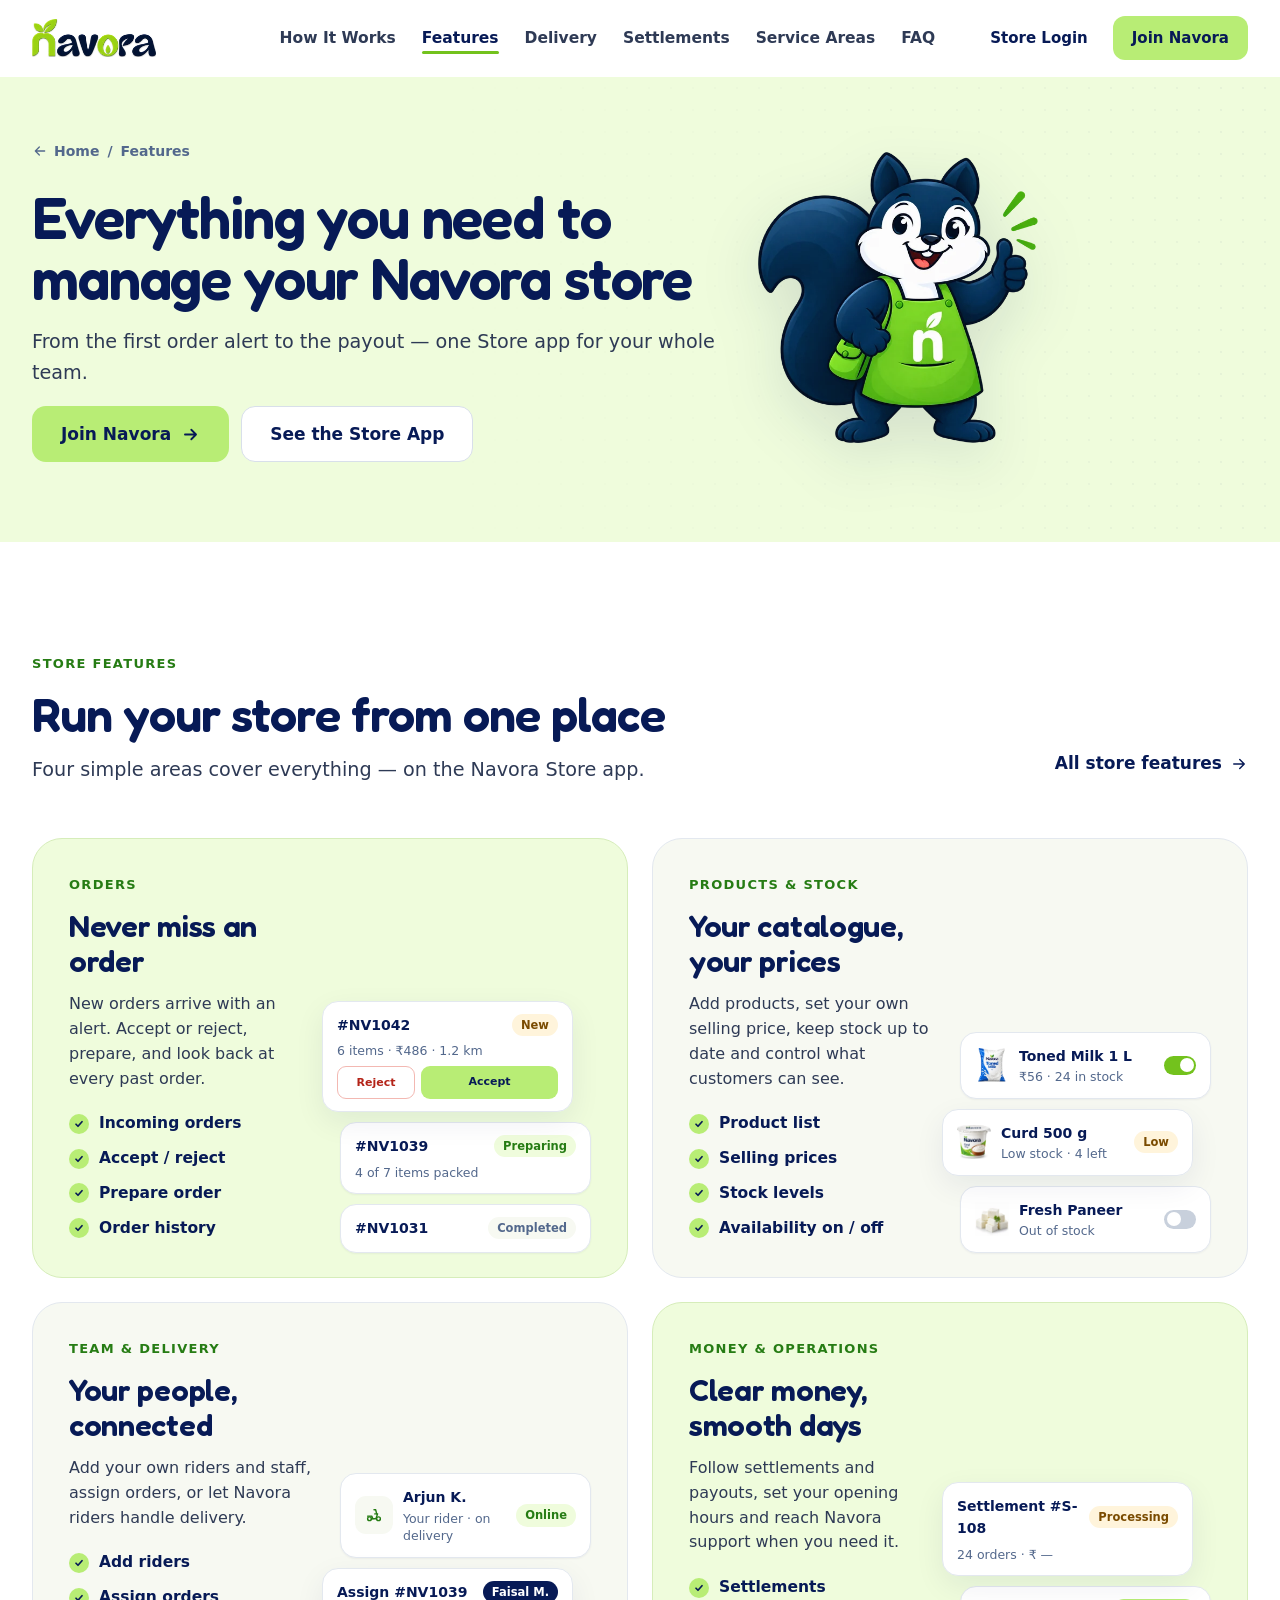
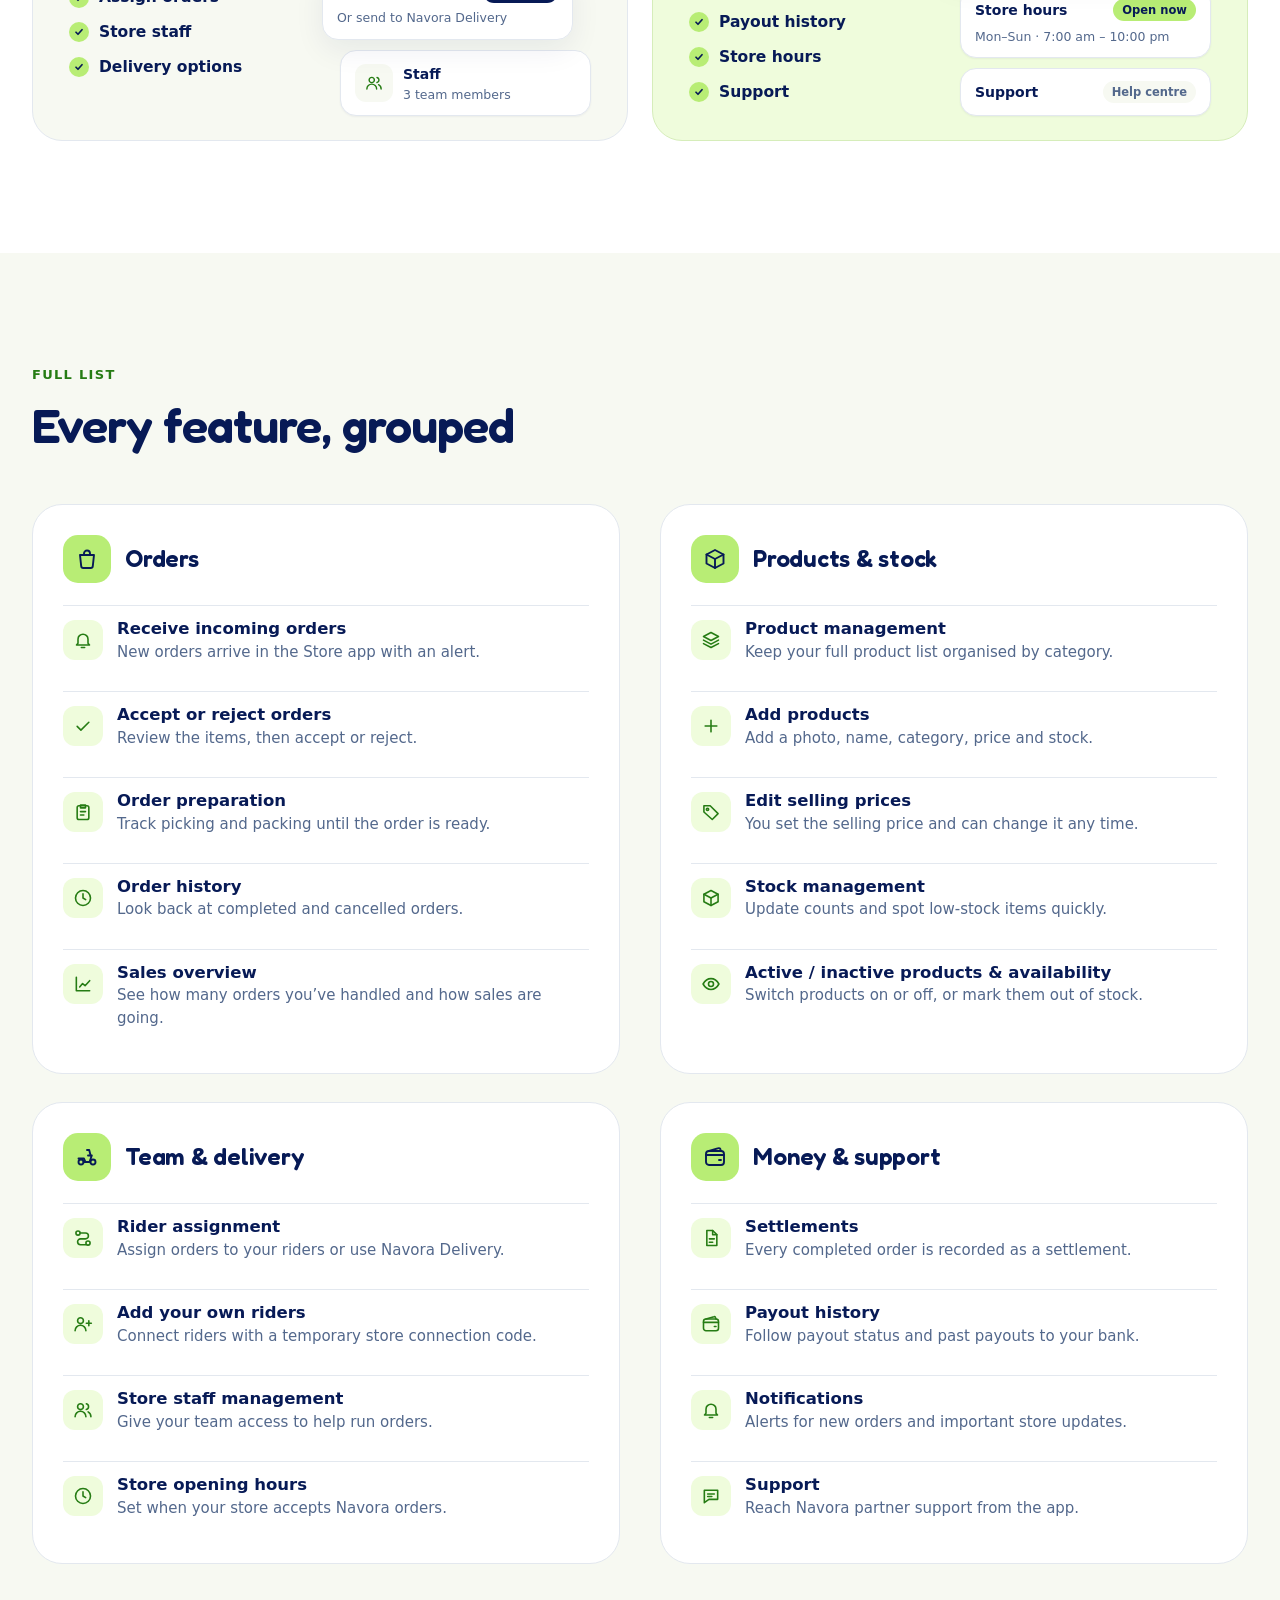
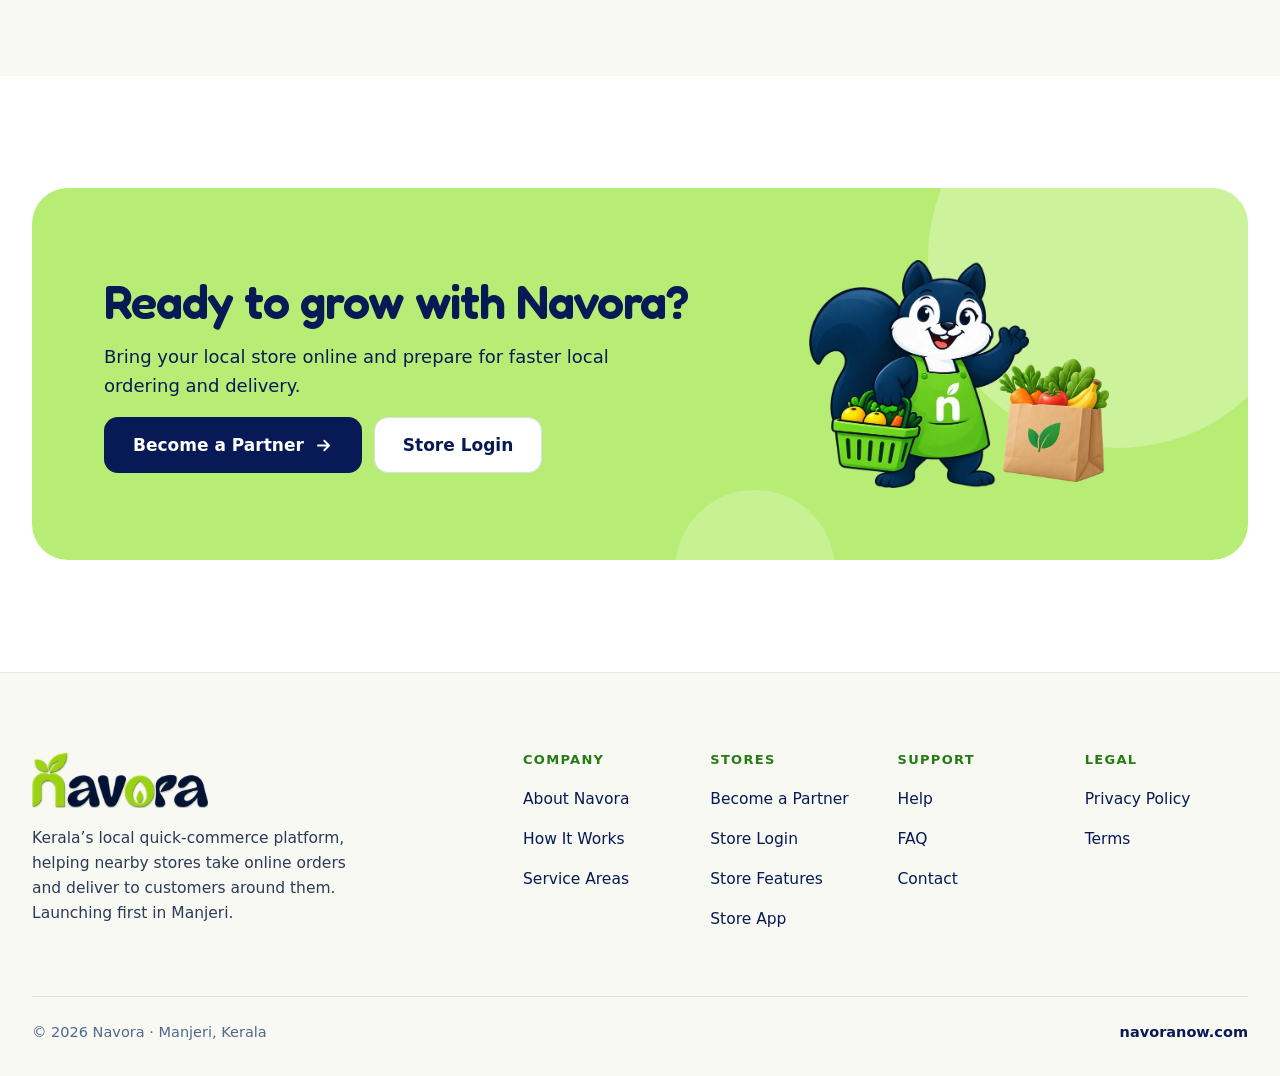
<file: features.html>
<!doctype html>
<html lang="en" class="no-js">
<head>
<meta charset="utf-8">
<meta name="viewport" content="width=device-width, initial-scale=1">
<title>Store Features — Navora for Stores</title>
<meta name="description" content="Orders, products, stock, riders, staff, opening hours, settlements and support — everything a store needs to run on Navora.">
<meta name="theme-color" content="#EFFCDC">
<meta property="og:title" content="Store Features — Navora for Stores">
<meta property="og:description" content="Orders, products, stock, riders, staff, opening hours, settlements and support — everything a store needs to run on Navora.">
<meta property="og:type" content="website">
<link rel="icon" type="image/png" href="favicon.png">
<link rel="apple-touch-icon" href="apple-touch-icon.png">
<link rel="preload" href="fredoka-semibold.woff" as="font" type="font/woff" crossorigin>
<link rel="stylesheet" href="styles.css">
<script>document.documentElement.classList.remove('no-js');</script>
<script src="main.js" defer></script>
</head>
<body>
<a class="skip-link" href="#main">Skip to content</a>
<svg xmlns="http://www.w3.org/2000/svg" style="display:none" aria-hidden="true"><symbol id="i-store" viewBox="0 0 24 24"><path d="M3.5 9.5 5 4h14l1.5 5.5"/><path d="M4.5 10v10h15V10"/><path d="M3.5 9.5a2.8 2.8 0 0 0 5.6 0 2.8 2.8 0 0 0 5.8 0 2.8 2.8 0 0 0 5.6 0"/><path d="M9.5 20v-5h5v5"/></symbol><symbol id="i-bag" viewBox="0 0 24 24"><path d="M5 8h14l-1.2 11.2A2 2 0 0 1 15.8 21H8.2a2 2 0 0 1-2-1.8L5 8Z"/><path d="M9 8V6.5a3 3 0 0 1 6 0V8"/></symbol><symbol id="i-box" viewBox="0 0 24 24"><path d="M3.5 7.5 12 3l8.5 4.5v9L12 21l-8.5-4.5z"/><path d="m3.5 7.5 8.5 4.5 8.5-4.5"/><path d="M12 12v9"/></symbol><symbol id="i-scooter" viewBox="0 0 24 24"><circle cx="6" cy="17" r="2.5"/><circle cx="18" cy="17" r="2.5"/><path d="M8.5 17h6l2.3-6.5H13"/><path d="M15.6 10.5 14.2 5H12"/><path d="M3.5 13.5h5.5l1.5 3.5"/></symbol><symbol id="i-layers" viewBox="0 0 24 24"><path d="m12 3 9 4.8-9 4.8-9-4.8z"/><path d="m3 12.2 9 4.8 9-4.8"/><path d="m3 16.4 9 4.6 9-4.6"/></symbol><symbol id="i-wallet" viewBox="0 0 24 24"><rect x="3" y="6" width="18" height="14" rx="3"/><path d="M3 10h18"/><path d="M16 15h2"/><path d="M6 6 15.5 3.2a1.5 1.5 0 0 1 1.9 1L18 6"/></symbol><symbol id="i-pin" viewBox="0 0 24 24"><path d="M12 21s7-6.1 7-11.6A7 7 0 0 0 5 9.4C5 14.9 12 21 12 21Z"/><circle cx="12" cy="9.5" r="2.5"/></symbol><symbol id="i-users" viewBox="0 0 24 24"><circle cx="9" cy="8" r="3.5"/><path d="M2.5 20a6.5 6.5 0 0 1 13 0"/><path d="M16 4.6a3.5 3.5 0 0 1 0 6.8"/><path d="M21.5 20a6.5 6.5 0 0 0-3.4-5.7"/></symbol><symbol id="i-bell" viewBox="0 0 24 24"><path d="M6 16v-5a6 6 0 1 1 12 0v5l1.8 2H4.2z"/><path d="M10 21h4"/></symbol><symbol id="i-help" viewBox="0 0 24 24"><circle cx="12" cy="12" r="9"/><path d="M9.6 9.4a2.5 2.5 0 1 1 3.5 2.3c-.7.3-1.1.9-1.1 1.6v.4"/><path d="M12 17v.01"/></symbol><symbol id="i-check" viewBox="0 0 24 24"><path d="m5 12.5 4.5 4.5L19 7.5"/></symbol><symbol id="i-x" viewBox="0 0 24 24"><path d="M6 6l12 12M18 6 6 18"/></symbol><symbol id="i-clock" viewBox="0 0 24 24"><circle cx="12" cy="12" r="9"/><path d="M12 7v5l3.2 2"/></symbol><symbol id="i-tag" viewBox="0 0 24 24"><path d="M3.5 12V4.5H11l9.5 9.5-7 7z"/><circle cx="7.8" cy="8.8" r="1.4"/></symbol><symbol id="i-clipboard" viewBox="0 0 24 24"><rect x="5" y="4.5" width="14" height="16.5" rx="2.2"/><path d="M9 3.5h6V7H9z"/><path d="M9 11.5h6M9 15.5h4"/></symbol><symbol id="i-chart" viewBox="0 0 24 24"><path d="M4 20V4M4 20h16"/><path d="m8 15.5 3.5-4 3 2.5L20 8"/></symbol><symbol id="i-userplus" viewBox="0 0 24 24"><circle cx="9" cy="8" r="3.5"/><path d="M2.5 20a6.5 6.5 0 0 1 13 0"/><path d="M19 8v6M16 11h6"/></symbol><symbol id="i-arrow-r" viewBox="0 0 24 24"><path d="M5 12h14M13 6l6 6-6 6"/></symbol><symbol id="i-arrow-l" viewBox="0 0 24 24"><path d="M19 12H5M11 6l-6 6 6 6"/></symbol><symbol id="i-chev-r" viewBox="0 0 24 24"><path d="m9 6 6 6-6 6"/></symbol><symbol id="i-menu" viewBox="0 0 24 24"><path d="M4 7h16M4 12h16M4 17h16"/></symbol><symbol id="i-phone" viewBox="0 0 24 24"><rect x="6.5" y="2.5" width="11" height="19" rx="2.8"/><path d="M11 18.5h2"/></symbol><symbol id="i-shield" viewBox="0 0 24 24"><path d="M12 3 20 6v6c0 4.6-3.4 8.3-8 9-4.6-.7-8-4.4-8-9V6z"/><path d="m9 12 2 2 4-4"/></symbol><symbol id="i-link" viewBox="0 0 24 24"><path d="M10 14a4 4 0 0 0 5.7 0l3-3a4 4 0 0 0-5.7-5.7l-1 1"/><path d="M14 10a4 4 0 0 0-5.7 0l-3 3a4 4 0 0 0 5.7 5.7l1-1"/></symbol><symbol id="i-cart" viewBox="0 0 24 24"><path d="M3 4h2.4l2.3 11h10.5L21 7.5H6.4"/><circle cx="9.5" cy="19.3" r="1.5"/><circle cx="17" cy="19.3" r="1.5"/></symbol><symbol id="i-basket" viewBox="0 0 24 24"><path d="M3 10h18l-2 10H5z"/><path d="M7.5 10 11 4M16.5 10 13 4"/><path d="M9 13.5v3.5M12 13.5v3.5M15 13.5v3.5"/></symbol><symbol id="i-loaf" viewBox="0 0 24 24"><path d="M6 11.5A4 4 0 0 1 7 3.6h10a4 4 0 0 1 1 7.9V19a1.5 1.5 0 0 1-1.5 1.5h-9A1.5 1.5 0 0 1 6 19z"/><path d="M10 8v3.5M14 8v3.5"/></symbol><symbol id="i-apple" viewBox="0 0 24 24"><path d="M12 7.5c-1.6-1.3-5-1.4-6.3 1.6-1.4 3.2-.2 8.8 2.6 10.8 1.4 1 2.4.2 3.7.2s2.3.8 3.7-.2c2.8-2 4-7.6 2.6-10.8-1.3-3-4.7-2.9-6.3-1.6Z"/><path d="M12 7.5c0-2 .9-3.5 2.8-4"/></symbol><symbol id="i-star" viewBox="0 0 24 24"><path d="m12 3.5 2.5 5.3 5.8.7-4.3 4 1.1 5.7L12 16.4l-5.1 2.8L8 13.5l-4.3-4 5.8-.7z"/></symbol><symbol id="i-route" viewBox="0 0 24 24"><circle cx="6" cy="6" r="2.5"/><circle cx="18" cy="18" r="2.5"/><path d="M8.5 6H15a3.5 3.5 0 0 1 0 7H9a3.5 3.5 0 0 0 0 7h6.5"/></symbol><symbol id="i-chat" viewBox="0 0 24 24"><path d="M4 5h16v11H9.5L4 20z"/><path d="M8 9.5h8M8 12.5h5"/></symbol><symbol id="i-edit" viewBox="0 0 24 24"><path d="M4 20h4L19 9l-4-4L4 16z"/><path d="m13.5 6.5 4 4"/></symbol><symbol id="i-info" viewBox="0 0 24 24"><circle cx="12" cy="12" r="9"/><path d="M12 11v5.5M12 7.8v.01"/></symbol><symbol id="i-rupee" viewBox="0 0 24 24"><path d="M7 4h10M7 8.5h10"/><path d="M7 4c6 0 6 9.5 0 9.5H6l7.5 6.5"/></symbol><symbol id="i-leaf" viewBox="0 0 24 24"><path d="M5 19C5 11 10 5.5 19.5 5 19.5 14 14 19 6 19"/><path d="m5 19 7-7"/></symbol><symbol id="i-doc" viewBox="0 0 24 24"><path d="M7 3h7l5 5v13H7z"/><path d="M14 3v5h5M10 13h6M10 17h4"/></symbol><symbol id="i-home" viewBox="0 0 24 24"><path d="M3.5 11 12 4l8.5 7"/><path d="M5.5 9.5V20h13V9.5"/></symbol><symbol id="i-search" viewBox="0 0 24 24"><circle cx="11" cy="11" r="6.5"/><path d="m20 20-4.2-4.2"/></symbol><symbol id="i-alert" viewBox="0 0 24 24"><path d="M12 4 2.8 19.5h18.4z"/><path d="M12 10v4.5M12 17v.01"/></symbol><symbol id="i-key" viewBox="0 0 24 24"><circle cx="8" cy="15" r="4"/><path d="m11 12 8-8M16 7l2.5 2.5M14 9l2 2"/></symbol><symbol id="i-plus" viewBox="0 0 24 24"><path d="M12 5v14M5 12h14"/></symbol><symbol id="i-settings" viewBox="0 0 24 24"><circle cx="12" cy="12" r="3"/><path d="M12 3v2.5M12 18.5V21M3 12h2.5M18.5 12H21M5.6 5.6l1.8 1.8M16.6 16.6l1.8 1.8M5.6 18.4l1.8-1.8M16.6 7.4l1.8-1.8"/></symbol><symbol id="i-eye" viewBox="0 0 24 24"><path d="M2.5 12S6 5.5 12 5.5 21.5 12 21.5 12 18 18.5 12 18.5 2.5 12 2.5 12Z"/><circle cx="12" cy="12" r="3"/></symbol><symbol id="i-mail" viewBox="0 0 24 24"><rect x="3" y="5" width="18" height="14" rx="2.5"/><path d="m3.5 6.5 8.5 6.5 8.5-6.5"/></symbol></svg>
<header class="site-header" id="top">
  <div class="wrap header-bar">
    <a class="logo" href="index.html" aria-label="Navora for Stores — home"><img src="navora-logo-240.webp" srcset="navora-logo-240.webp 1x, navora-logo-480.webp 2x" width="240" height="75" alt="Navora"></a>
    <nav class="nav" aria-label="Main"><ul><li><a href="how-it-works.html">How It Works</a></li><li><a href="features.html" aria-current="page">Features</a></li><li><a href="delivery.html">Delivery</a></li><li><a href="settlements.html">Settlements</a></li><li><a href="service-areas.html">Service Areas</a></li><li><a href="faq.html">FAQ</a></li></ul></nav>
    <div class="header-cta">
      <a class="btn btn-ghost btn-sm" href="login.html">Store Login</a>
      <a class="btn btn-primary btn-sm" href="partner.html#apply">Join Navora</a>
    </div>
    <button class="menu-btn" type="button" aria-expanded="false" aria-controls="mobile-menu" aria-label="Open menu"><svg class="ic i-menu" aria-hidden="true"><use href="#i-menu"/></svg><svg class="ic i-close" aria-hidden="true"><use href="#i-x"/></svg></button>
  </div>
  <div class="mobile-sheet" id="mobile-menu">
    <nav aria-label="Mobile"><ul><li><a class="m-link" href="index.html">Home<svg class="ic" aria-hidden="true"><use href="#i-chev-r"/></svg></a></li><li><a class="m-link" href="how-it-works.html">How It Works<svg class="ic" aria-hidden="true"><use href="#i-chev-r"/></svg></a></li><li><a class="m-link" href="features.html" aria-current="page">Features<svg class="ic" aria-hidden="true"><use href="#i-chev-r"/></svg></a></li><li><a class="m-link" href="delivery.html">Delivery<svg class="ic" aria-hidden="true"><use href="#i-chev-r"/></svg></a></li><li><a class="m-link" href="settlements.html">Settlements<svg class="ic" aria-hidden="true"><use href="#i-chev-r"/></svg></a></li><li><a class="m-link" href="service-areas.html">Service Areas<svg class="ic" aria-hidden="true"><use href="#i-chev-r"/></svg></a></li><li><a class="m-link" href="faq.html">FAQ<svg class="ic" aria-hidden="true"><use href="#i-chev-r"/></svg></a></li><li><a class="m-link" href="partner.html">Partner With Us<svg class="ic" aria-hidden="true"><use href="#i-chev-r"/></svg></a></li></ul></nav>
    <div class="m-cta"><a class="btn btn-secondary" href="login.html">Store Login</a><a class="btn btn-primary" href="partner.html#apply">Join Navora</a></div>
  </div>
</header>
<main id="main">
<section class="page-hero" aria-labelledby="ph-title">
<div class="wrap ph-grid">
<div class="ph-copy">
<nav class="crumbs" aria-label="Breadcrumb"><a href="index.html"><svg class="ic" aria-hidden="true"><use href="#i-arrow-l"/></svg>Home</a><span aria-hidden="true">/</span><span aria-current="page">Features</span></nav>
<h1 class="h1" id="ph-title">Everything you need to manage your Navora store</h1>
<p class="lead">From the first order alert to the payout — one Store app for your whole team.</p>
<div class="btn-row"><a class="btn btn-primary btn-lg" href="partner.html#apply">Join Navora <svg class="ic" aria-hidden="true"><use href="#i-arrow-r"/></svg></a><a class="btn btn-secondary btn-lg" href="store-app.html">See the Store App</a></div>
</div>
<div class="ph-art"><img src="mascot-store-thumbs.webp" width="520" height="540" alt="Navo, the Navora squirrel, giving a thumbs up"></div>
</div>
</section>
<section class="section" id="features" aria-labelledby="feat-title">
<div class="wrap">
<div class="head-row">
<div class="head reveal">
<span class="eyebrow">Store features</span>
<h2 class="h2" id="feat-title">Run your store from one place</h2>
<p class="lead">Four simple areas cover everything — on the Navora Store app.</p>
</div>
<a class="link-arrow reveal" href="features.html">All store features <svg class="ic" aria-hidden="true"><use href="#i-arrow-r"/></svg></a>
</div>
<div class="showcase">
<article class="sc-card tint reveal">
<div class="sc-copy"><span class="eyebrow">Orders</span><h3>Never miss an order</h3><p>New orders arrive with an alert. Accept or reject, prepare, and look back at every past order.</p>
<ul class="sc-list"><li>Incoming orders</li><li>Accept / reject</li><li>Prepare order</li><li>Order history</li></ul></div>
<div class="sc-ui" aria-hidden="true">
<div class="ui-card raise"><div class="r"><b>#NV1042</b><span class="tag tag-amber">New</span></div><small>6 items · ₹486 · 1.2 km</small><div class="s-btns"><span class="no">Reject</span><span class="yes">Accept</span></div></div>
<div class="ui-card"><div class="r"><b>#NV1039</b><span class="tag tag-tint">Preparing</span></div><small>4 of 7 items packed</small></div>
<div class="ui-card"><div class="r"><b>#NV1031</b><span class="tag tag-grey">Completed</span></div></div>
</div>
</article>
<article class="sc-card reveal">
<div class="sc-copy"><span class="eyebrow">Products &amp; stock</span><h3>Your catalogue, your prices</h3><p>Add products, set your own selling price, keep stock up to date and control what customers can see.</p>
<ul class="sc-list"><li>Product list</li><li>Selling prices</li><li>Stock levels</li><li>Availability on / off</li></ul></div>
<div class="sc-ui" aria-hidden="true">
<div class="ui-card"><div class="s-row"><img src="p-milk.webp" alt="" width="34" height="34" loading="lazy"><div><b>Toned Milk 1 L</b><small>₹56 · 24 in stock</small></div><span class="s-toggle"></span></div></div>
<div class="ui-card raise"><div class="s-row"><img src="p-curd.webp" alt="" width="34" height="34" loading="lazy"><div><b>Curd 500 g</b><small>Low stock · 4 left</small></div><span class="tag tag-amber">Low</span></div></div>
<div class="ui-card"><div class="s-row"><img src="p-paneer.webp" alt="" width="34" height="34" loading="lazy"><div><b>Fresh Paneer</b><small>Out of stock</small></div><span class="s-toggle off"></span></div></div>
</div>
</article>
<article class="sc-card reveal">
<div class="sc-copy"><span class="eyebrow">Team &amp; delivery</span><h3>Your people, connected</h3><p>Add your own riders and staff, assign orders, or let Navora riders handle delivery.</p>
<ul class="sc-list"><li>Add riders</li><li>Assign orders</li><li>Store staff</li><li>Delivery options</li></ul></div>
<div class="sc-ui" aria-hidden="true">
<div class="ui-card"><div class="s-row"><span class="s-thumb"><svg class="ic" aria-hidden="true"><use href="#i-scooter"/></svg></span><div><b>Arjun K.</b><small>Your rider · on delivery</small></div><span class="tag tag-tint">Online</span></div></div>
<div class="ui-card raise"><div class="r"><b>Assign #NV1039</b><span class="tag tag-navy">Faisal M.</span></div><small>Or send to Navora Delivery</small></div>
<div class="ui-card"><div class="s-row"><span class="s-thumb"><svg class="ic" aria-hidden="true"><use href="#i-users"/></svg></span><div><b>Staff</b><small>3 team members</small></div></div></div>
</div>
</article>
<article class="sc-card tint reveal">
<div class="sc-copy"><span class="eyebrow">Money &amp; operations</span><h3>Clear money, smooth days</h3><p>Follow settlements and payouts, set your opening hours and reach Navora support when you need it.</p>
<ul class="sc-list"><li>Settlements</li><li>Payout history</li><li>Store hours</li><li>Support</li></ul></div>
<div class="sc-ui" aria-hidden="true">
<div class="ui-card raise"><div class="r"><b>Settlement #S-108</b><span class="tag tag-amber">Processing</span></div><small>24 orders · ₹ —</small></div>
<div class="ui-card"><div class="r"><b>Store hours</b><span class="tag tag-green">Open now</span></div><small>Mon–Sun · 7:00 am – 10:00 pm</small></div>
<div class="ui-card"><div class="r"><b>Support</b><span class="tag tag-grey">Help centre</span></div></div>
</div>
</article>
</div>
</div>
</section>

<section class="section bg-warm" aria-labelledby="all-title">
<div class="wrap">
<div class="head"><span class="eyebrow">Full list</span><h2 class="h2" id="all-title">Every feature, grouped</h2></div>
<div class="flist">
<section class="fgroup" aria-labelledby="g1"><div class="fgroup-head"><span class="ico solid"><svg class="ic" aria-hidden="true"><use href="#i-bag"/></svg></span><h3 id="g1">Orders</h3></div>
<div class="fitem"><span class="ico sm"><svg class="ic" aria-hidden="true"><use href="#i-bell"/></svg></span><div><h4>Receive incoming orders</h4><p>New orders arrive in the Store app with an alert.</p></div></div>
<div class="fitem"><span class="ico sm"><svg class="ic" aria-hidden="true"><use href="#i-check"/></svg></span><div><h4>Accept or reject orders</h4><p>Review the items, then accept or reject.</p></div></div>
<div class="fitem"><span class="ico sm"><svg class="ic" aria-hidden="true"><use href="#i-clipboard"/></svg></span><div><h4>Order preparation</h4><p>Track picking and packing until the order is ready.</p></div></div>
<div class="fitem"><span class="ico sm"><svg class="ic" aria-hidden="true"><use href="#i-clock"/></svg></span><div><h4>Order history</h4><p>Look back at completed and cancelled orders.</p></div></div>
<div class="fitem"><span class="ico sm"><svg class="ic" aria-hidden="true"><use href="#i-chart"/></svg></span><div><h4>Sales overview</h4><p>See how many orders you’ve handled and how sales are going.</p></div></div>
</section>
<section class="fgroup" aria-labelledby="g2"><div class="fgroup-head"><span class="ico solid"><svg class="ic" aria-hidden="true"><use href="#i-box"/></svg></span><h3 id="g2">Products &amp; stock</h3></div>
<div class="fitem"><span class="ico sm"><svg class="ic" aria-hidden="true"><use href="#i-layers"/></svg></span><div><h4>Product management</h4><p>Keep your full product list organised by category.</p></div></div>
<div class="fitem"><span class="ico sm"><svg class="ic" aria-hidden="true"><use href="#i-plus"/></svg></span><div><h4>Add products</h4><p>Add a photo, name, category, price and stock.</p></div></div>
<div class="fitem"><span class="ico sm"><svg class="ic" aria-hidden="true"><use href="#i-tag"/></svg></span><div><h4>Edit selling prices</h4><p>You set the selling price and can change it any time.</p></div></div>
<div class="fitem"><span class="ico sm"><svg class="ic" aria-hidden="true"><use href="#i-box"/></svg></span><div><h4>Stock management</h4><p>Update counts and spot low-stock items quickly.</p></div></div>
<div class="fitem"><span class="ico sm"><svg class="ic" aria-hidden="true"><use href="#i-eye"/></svg></span><div><h4>Active / inactive products &amp; availability</h4><p>Switch products on or off, or mark them out of stock.</p></div></div>
</section>
<section class="fgroup" aria-labelledby="g3"><div class="fgroup-head"><span class="ico solid"><svg class="ic" aria-hidden="true"><use href="#i-scooter"/></svg></span><h3 id="g3">Team &amp; delivery</h3></div>
<div class="fitem"><span class="ico sm"><svg class="ic" aria-hidden="true"><use href="#i-route"/></svg></span><div><h4>Rider assignment</h4><p>Assign orders to your riders or use Navora Delivery.</p></div></div>
<div class="fitem"><span class="ico sm"><svg class="ic" aria-hidden="true"><use href="#i-userplus"/></svg></span><div><h4>Add your own riders</h4><p>Connect riders with a temporary store connection code.</p></div></div>
<div class="fitem"><span class="ico sm"><svg class="ic" aria-hidden="true"><use href="#i-users"/></svg></span><div><h4>Store staff management</h4><p>Give your team access to help run orders.</p></div></div>
<div class="fitem"><span class="ico sm"><svg class="ic" aria-hidden="true"><use href="#i-clock"/></svg></span><div><h4>Store opening hours</h4><p>Set when your store accepts Navora orders.</p></div></div>
</section>
<section class="fgroup" aria-labelledby="g4"><div class="fgroup-head"><span class="ico solid"><svg class="ic" aria-hidden="true"><use href="#i-wallet"/></svg></span><h3 id="g4">Money &amp; support</h3></div>
<div class="fitem"><span class="ico sm"><svg class="ic" aria-hidden="true"><use href="#i-doc"/></svg></span><div><h4>Settlements</h4><p>Every completed order is recorded as a settlement.</p></div></div>
<div class="fitem"><span class="ico sm"><svg class="ic" aria-hidden="true"><use href="#i-wallet"/></svg></span><div><h4>Payout history</h4><p>Follow payout status and past payouts to your bank.</p></div></div>
<div class="fitem"><span class="ico sm"><svg class="ic" aria-hidden="true"><use href="#i-bell"/></svg></span><div><h4>Notifications</h4><p>Alerts for new orders and important store updates.</p></div></div>
<div class="fitem"><span class="ico sm"><svg class="ic" aria-hidden="true"><use href="#i-chat"/></svg></span><div><h4>Support</h4><p>Reach Navora partner support from the app.</p></div></div>
</section>
</div>
</div>
</section>
<section class="section" aria-labelledby="final-title">
<div class="wrap">
<div class="final reveal">
<div class="copy">
<h2 class="h2" id="final-title">Ready to grow with Navora?</h2>
<p>Bring your local store online and prepare for faster local ordering and delivery.</p>
<div class="btn-row"><a class="btn btn-dark btn-lg" href="partner.html#apply">Become a Partner <svg class="ic" aria-hidden="true"><use href="#i-arrow-r"/></svg></a><a class="btn btn-secondary btn-lg" href="login.html">Store Login</a></div>
</div>
<div class="final-art" aria-hidden="true"><img class="mascot" src="mascot-store-basket.webp" width="520" height="539" alt="" loading="lazy"><img class="bag" src="grocery-bag.webp" width="320" height="360" alt="" loading="lazy"></div>
</div>
</div>
</section>


</main>
<footer class="site-footer">
  <div class="wrap">
    <div class="f-top">
      <div class="f-brand">
        <a href="index.html" aria-label="Navora — home"><img src="navora-logo-480.webp" width="480" height="150" alt="Navora" loading="lazy"></a>
        <p>Kerala’s local quick-commerce platform, helping nearby stores take online orders and deliver to customers around them. Launching first in Manjeri.</p>
      </div>
      <div class="f-cols">
        <nav aria-labelledby="fc1"><h2 id="fc1">Company</h2><ul><li><a href="index.html#about">About Navora</a></li><li><a href="how-it-works.html">How It Works</a></li><li><a href="service-areas.html">Service Areas</a></li></ul></nav>
        <nav aria-labelledby="fc2"><h2 id="fc2">Stores</h2><ul><li><a href="partner.html">Become a Partner</a></li><li><a href="login.html">Store Login</a></li><li><a href="features.html">Store Features</a></li><li><a href="store-app.html">Store App</a></li></ul></nav>
        <nav aria-labelledby="fc3"><h2 id="fc3">Support</h2><ul><li><a href="help.html">Help</a></li><li><a href="faq.html">FAQ</a></li><li><a href="help.html#contact">Contact</a></li></ul></nav>
        <nav aria-labelledby="fc4"><h2 id="fc4">Legal</h2><ul><li><a href="privacy.html">Privacy Policy</a></li><li><a href="terms.html">Terms</a></li></ul></nav>
      </div>
    </div>
    <div class="f-bottom"><span>© <span data-year>2026</span> Navora · Manjeri, Kerala</span><a href="https://navoranow.com">navoranow.com</a></div>
  </div>
</footer>
</body>
</html>
</file>
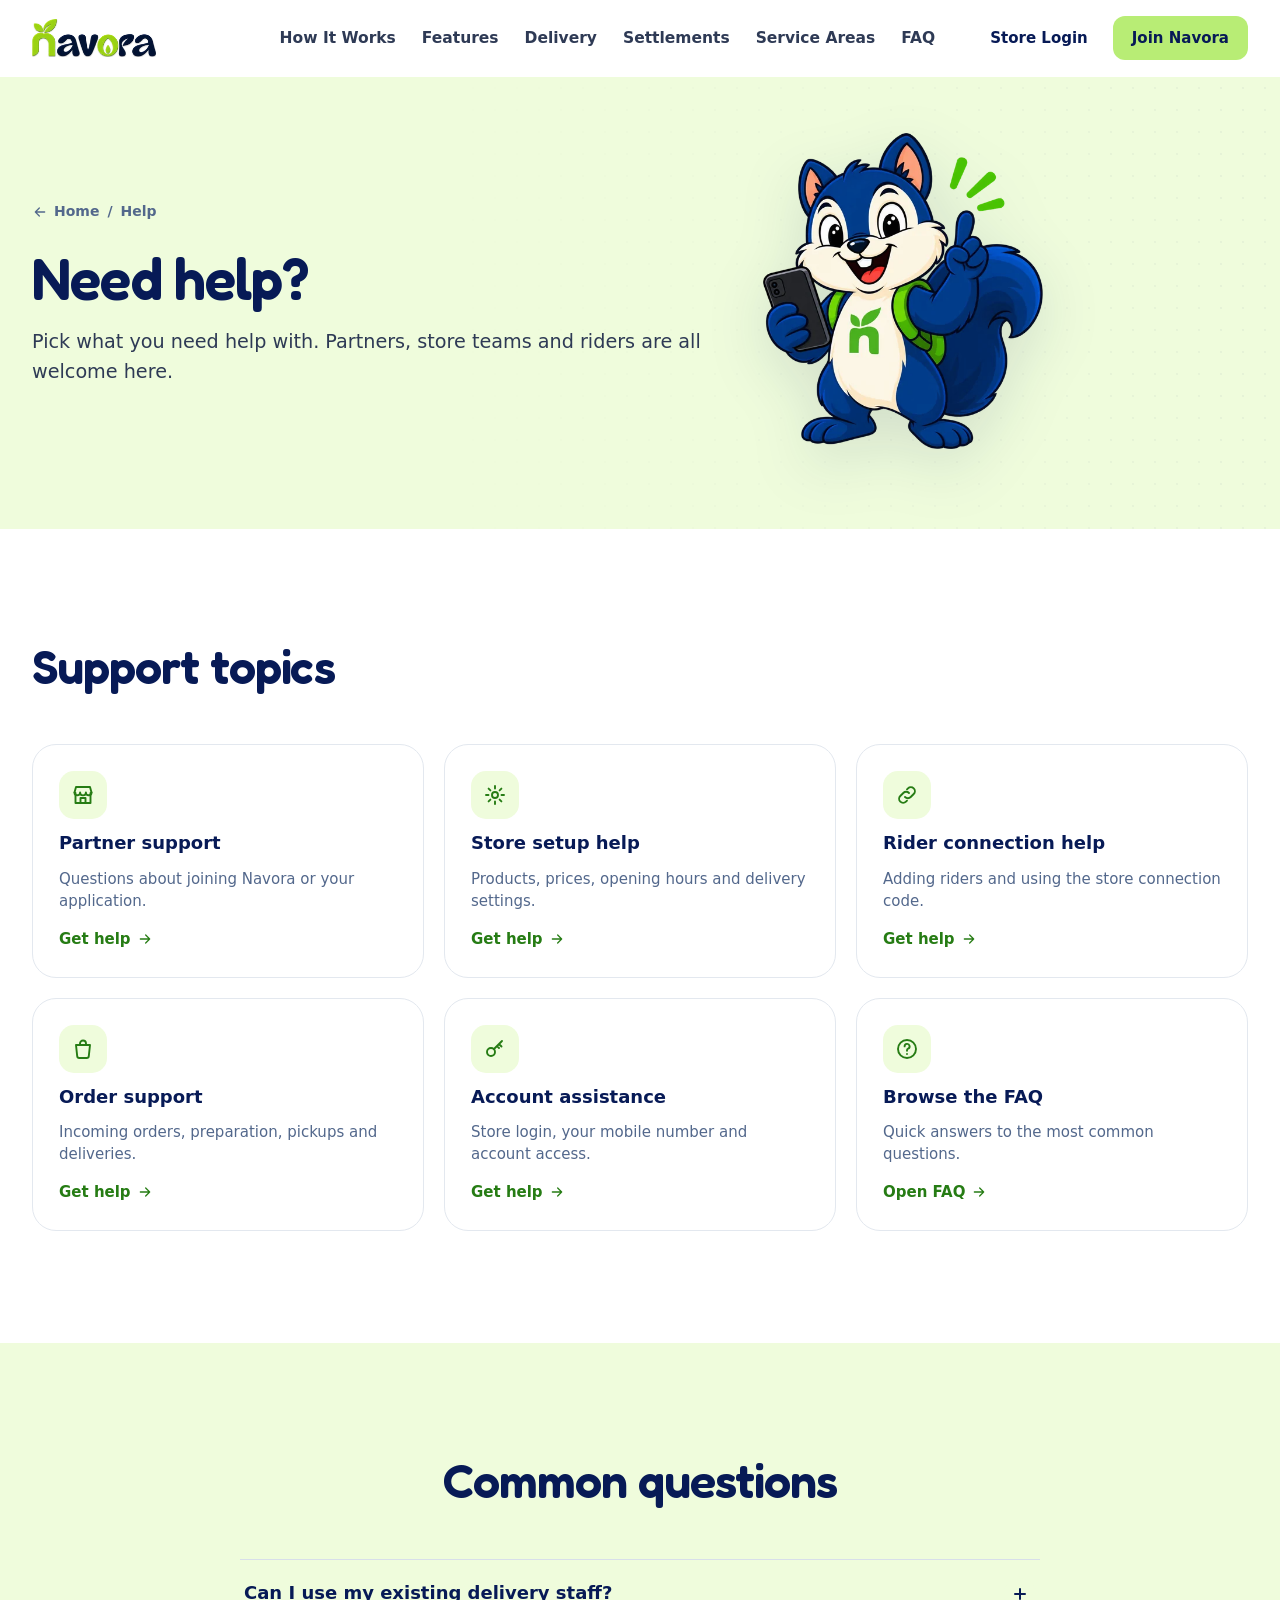
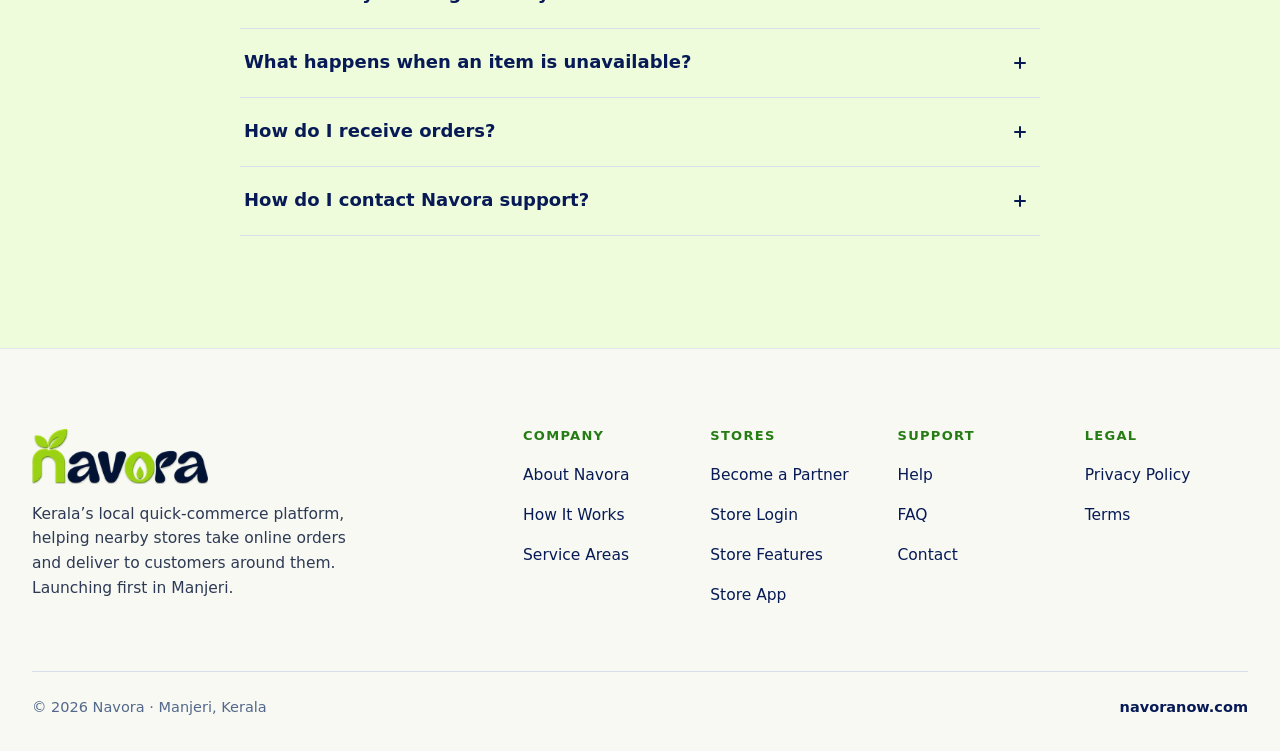
<file: help.html>
<!doctype html>
<html lang="en" class="no-js">
<head>
<meta charset="utf-8">
<meta name="viewport" content="width=device-width, initial-scale=1">
<title>Help & Support — Navora for Stores</title>
<meta name="description" content="Get help with partnering, store setup, rider connection, orders and your Navora Store account.">
<meta name="theme-color" content="#EFFCDC">
<meta property="og:title" content="Help & Support — Navora for Stores">
<meta property="og:description" content="Get help with partnering, store setup, rider connection, orders and your Navora Store account.">
<meta property="og:type" content="website">
<link rel="icon" type="image/png" href="favicon.png">
<link rel="apple-touch-icon" href="apple-touch-icon.png">
<link rel="preload" href="fredoka-semibold.woff" as="font" type="font/woff" crossorigin>
<link rel="stylesheet" href="styles.css">
<script>document.documentElement.classList.remove('no-js');</script>
<script src="main.js" defer></script>
</head>
<body>
<a class="skip-link" href="#main">Skip to content</a>
<svg xmlns="http://www.w3.org/2000/svg" style="display:none" aria-hidden="true"><symbol id="i-store" viewBox="0 0 24 24"><path d="M3.5 9.5 5 4h14l1.5 5.5"/><path d="M4.5 10v10h15V10"/><path d="M3.5 9.5a2.8 2.8 0 0 0 5.6 0 2.8 2.8 0 0 0 5.8 0 2.8 2.8 0 0 0 5.6 0"/><path d="M9.5 20v-5h5v5"/></symbol><symbol id="i-bag" viewBox="0 0 24 24"><path d="M5 8h14l-1.2 11.2A2 2 0 0 1 15.8 21H8.2a2 2 0 0 1-2-1.8L5 8Z"/><path d="M9 8V6.5a3 3 0 0 1 6 0V8"/></symbol><symbol id="i-box" viewBox="0 0 24 24"><path d="M3.5 7.5 12 3l8.5 4.5v9L12 21l-8.5-4.5z"/><path d="m3.5 7.5 8.5 4.5 8.5-4.5"/><path d="M12 12v9"/></symbol><symbol id="i-scooter" viewBox="0 0 24 24"><circle cx="6" cy="17" r="2.5"/><circle cx="18" cy="17" r="2.5"/><path d="M8.5 17h6l2.3-6.5H13"/><path d="M15.6 10.5 14.2 5H12"/><path d="M3.5 13.5h5.5l1.5 3.5"/></symbol><symbol id="i-layers" viewBox="0 0 24 24"><path d="m12 3 9 4.8-9 4.8-9-4.8z"/><path d="m3 12.2 9 4.8 9-4.8"/><path d="m3 16.4 9 4.6 9-4.6"/></symbol><symbol id="i-wallet" viewBox="0 0 24 24"><rect x="3" y="6" width="18" height="14" rx="3"/><path d="M3 10h18"/><path d="M16 15h2"/><path d="M6 6 15.5 3.2a1.5 1.5 0 0 1 1.9 1L18 6"/></symbol><symbol id="i-pin" viewBox="0 0 24 24"><path d="M12 21s7-6.1 7-11.6A7 7 0 0 0 5 9.4C5 14.9 12 21 12 21Z"/><circle cx="12" cy="9.5" r="2.5"/></symbol><symbol id="i-users" viewBox="0 0 24 24"><circle cx="9" cy="8" r="3.5"/><path d="M2.5 20a6.5 6.5 0 0 1 13 0"/><path d="M16 4.6a3.5 3.5 0 0 1 0 6.8"/><path d="M21.5 20a6.5 6.5 0 0 0-3.4-5.7"/></symbol><symbol id="i-bell" viewBox="0 0 24 24"><path d="M6 16v-5a6 6 0 1 1 12 0v5l1.8 2H4.2z"/><path d="M10 21h4"/></symbol><symbol id="i-help" viewBox="0 0 24 24"><circle cx="12" cy="12" r="9"/><path d="M9.6 9.4a2.5 2.5 0 1 1 3.5 2.3c-.7.3-1.1.9-1.1 1.6v.4"/><path d="M12 17v.01"/></symbol><symbol id="i-check" viewBox="0 0 24 24"><path d="m5 12.5 4.5 4.5L19 7.5"/></symbol><symbol id="i-x" viewBox="0 0 24 24"><path d="M6 6l12 12M18 6 6 18"/></symbol><symbol id="i-clock" viewBox="0 0 24 24"><circle cx="12" cy="12" r="9"/><path d="M12 7v5l3.2 2"/></symbol><symbol id="i-tag" viewBox="0 0 24 24"><path d="M3.5 12V4.5H11l9.5 9.5-7 7z"/><circle cx="7.8" cy="8.8" r="1.4"/></symbol><symbol id="i-clipboard" viewBox="0 0 24 24"><rect x="5" y="4.5" width="14" height="16.5" rx="2.2"/><path d="M9 3.5h6V7H9z"/><path d="M9 11.5h6M9 15.5h4"/></symbol><symbol id="i-chart" viewBox="0 0 24 24"><path d="M4 20V4M4 20h16"/><path d="m8 15.5 3.5-4 3 2.5L20 8"/></symbol><symbol id="i-userplus" viewBox="0 0 24 24"><circle cx="9" cy="8" r="3.5"/><path d="M2.5 20a6.5 6.5 0 0 1 13 0"/><path d="M19 8v6M16 11h6"/></symbol><symbol id="i-arrow-r" viewBox="0 0 24 24"><path d="M5 12h14M13 6l6 6-6 6"/></symbol><symbol id="i-arrow-l" viewBox="0 0 24 24"><path d="M19 12H5M11 6l-6 6 6 6"/></symbol><symbol id="i-chev-r" viewBox="0 0 24 24"><path d="m9 6 6 6-6 6"/></symbol><symbol id="i-menu" viewBox="0 0 24 24"><path d="M4 7h16M4 12h16M4 17h16"/></symbol><symbol id="i-phone" viewBox="0 0 24 24"><rect x="6.5" y="2.5" width="11" height="19" rx="2.8"/><path d="M11 18.5h2"/></symbol><symbol id="i-shield" viewBox="0 0 24 24"><path d="M12 3 20 6v6c0 4.6-3.4 8.3-8 9-4.6-.7-8-4.4-8-9V6z"/><path d="m9 12 2 2 4-4"/></symbol><symbol id="i-link" viewBox="0 0 24 24"><path d="M10 14a4 4 0 0 0 5.7 0l3-3a4 4 0 0 0-5.7-5.7l-1 1"/><path d="M14 10a4 4 0 0 0-5.7 0l-3 3a4 4 0 0 0 5.7 5.7l1-1"/></symbol><symbol id="i-cart" viewBox="0 0 24 24"><path d="M3 4h2.4l2.3 11h10.5L21 7.5H6.4"/><circle cx="9.5" cy="19.3" r="1.5"/><circle cx="17" cy="19.3" r="1.5"/></symbol><symbol id="i-basket" viewBox="0 0 24 24"><path d="M3 10h18l-2 10H5z"/><path d="M7.5 10 11 4M16.5 10 13 4"/><path d="M9 13.5v3.5M12 13.5v3.5M15 13.5v3.5"/></symbol><symbol id="i-loaf" viewBox="0 0 24 24"><path d="M6 11.5A4 4 0 0 1 7 3.6h10a4 4 0 0 1 1 7.9V19a1.5 1.5 0 0 1-1.5 1.5h-9A1.5 1.5 0 0 1 6 19z"/><path d="M10 8v3.5M14 8v3.5"/></symbol><symbol id="i-apple" viewBox="0 0 24 24"><path d="M12 7.5c-1.6-1.3-5-1.4-6.3 1.6-1.4 3.2-.2 8.8 2.6 10.8 1.4 1 2.4.2 3.7.2s2.3.8 3.7-.2c2.8-2 4-7.6 2.6-10.8-1.3-3-4.7-2.9-6.3-1.6Z"/><path d="M12 7.5c0-2 .9-3.5 2.8-4"/></symbol><symbol id="i-star" viewBox="0 0 24 24"><path d="m12 3.5 2.5 5.3 5.8.7-4.3 4 1.1 5.7L12 16.4l-5.1 2.8L8 13.5l-4.3-4 5.8-.7z"/></symbol><symbol id="i-route" viewBox="0 0 24 24"><circle cx="6" cy="6" r="2.5"/><circle cx="18" cy="18" r="2.5"/><path d="M8.5 6H15a3.5 3.5 0 0 1 0 7H9a3.5 3.5 0 0 0 0 7h6.5"/></symbol><symbol id="i-chat" viewBox="0 0 24 24"><path d="M4 5h16v11H9.5L4 20z"/><path d="M8 9.5h8M8 12.5h5"/></symbol><symbol id="i-edit" viewBox="0 0 24 24"><path d="M4 20h4L19 9l-4-4L4 16z"/><path d="m13.5 6.5 4 4"/></symbol><symbol id="i-info" viewBox="0 0 24 24"><circle cx="12" cy="12" r="9"/><path d="M12 11v5.5M12 7.8v.01"/></symbol><symbol id="i-rupee" viewBox="0 0 24 24"><path d="M7 4h10M7 8.5h10"/><path d="M7 4c6 0 6 9.5 0 9.5H6l7.5 6.5"/></symbol><symbol id="i-leaf" viewBox="0 0 24 24"><path d="M5 19C5 11 10 5.5 19.5 5 19.5 14 14 19 6 19"/><path d="m5 19 7-7"/></symbol><symbol id="i-doc" viewBox="0 0 24 24"><path d="M7 3h7l5 5v13H7z"/><path d="M14 3v5h5M10 13h6M10 17h4"/></symbol><symbol id="i-home" viewBox="0 0 24 24"><path d="M3.5 11 12 4l8.5 7"/><path d="M5.5 9.5V20h13V9.5"/></symbol><symbol id="i-search" viewBox="0 0 24 24"><circle cx="11" cy="11" r="6.5"/><path d="m20 20-4.2-4.2"/></symbol><symbol id="i-alert" viewBox="0 0 24 24"><path d="M12 4 2.8 19.5h18.4z"/><path d="M12 10v4.5M12 17v.01"/></symbol><symbol id="i-key" viewBox="0 0 24 24"><circle cx="8" cy="15" r="4"/><path d="m11 12 8-8M16 7l2.5 2.5M14 9l2 2"/></symbol><symbol id="i-plus" viewBox="0 0 24 24"><path d="M12 5v14M5 12h14"/></symbol><symbol id="i-settings" viewBox="0 0 24 24"><circle cx="12" cy="12" r="3"/><path d="M12 3v2.5M12 18.5V21M3 12h2.5M18.5 12H21M5.6 5.6l1.8 1.8M16.6 16.6l1.8 1.8M5.6 18.4l1.8-1.8M16.6 7.4l1.8-1.8"/></symbol><symbol id="i-eye" viewBox="0 0 24 24"><path d="M2.5 12S6 5.5 12 5.5 21.5 12 21.5 12 18 18.5 12 18.5 2.5 12 2.5 12Z"/><circle cx="12" cy="12" r="3"/></symbol><symbol id="i-mail" viewBox="0 0 24 24"><rect x="3" y="5" width="18" height="14" rx="2.5"/><path d="m3.5 6.5 8.5 6.5 8.5-6.5"/></symbol></svg>
<header class="site-header" id="top">
  <div class="wrap header-bar">
    <a class="logo" href="index.html" aria-label="Navora for Stores — home"><img src="navora-logo-240.webp" srcset="navora-logo-240.webp 1x, navora-logo-480.webp 2x" width="240" height="75" alt="Navora"></a>
    <nav class="nav" aria-label="Main"><ul><li><a href="how-it-works.html">How It Works</a></li><li><a href="features.html">Features</a></li><li><a href="delivery.html">Delivery</a></li><li><a href="settlements.html">Settlements</a></li><li><a href="service-areas.html">Service Areas</a></li><li><a href="faq.html">FAQ</a></li></ul></nav>
    <div class="header-cta">
      <a class="btn btn-ghost btn-sm" href="login.html">Store Login</a>
      <a class="btn btn-primary btn-sm" href="partner.html#apply">Join Navora</a>
    </div>
    <button class="menu-btn" type="button" aria-expanded="false" aria-controls="mobile-menu" aria-label="Open menu"><svg class="ic i-menu" aria-hidden="true"><use href="#i-menu"/></svg><svg class="ic i-close" aria-hidden="true"><use href="#i-x"/></svg></button>
  </div>
  <div class="mobile-sheet" id="mobile-menu">
    <nav aria-label="Mobile"><ul><li><a class="m-link" href="index.html">Home<svg class="ic" aria-hidden="true"><use href="#i-chev-r"/></svg></a></li><li><a class="m-link" href="how-it-works.html">How It Works<svg class="ic" aria-hidden="true"><use href="#i-chev-r"/></svg></a></li><li><a class="m-link" href="features.html">Features<svg class="ic" aria-hidden="true"><use href="#i-chev-r"/></svg></a></li><li><a class="m-link" href="delivery.html">Delivery<svg class="ic" aria-hidden="true"><use href="#i-chev-r"/></svg></a></li><li><a class="m-link" href="settlements.html">Settlements<svg class="ic" aria-hidden="true"><use href="#i-chev-r"/></svg></a></li><li><a class="m-link" href="service-areas.html">Service Areas<svg class="ic" aria-hidden="true"><use href="#i-chev-r"/></svg></a></li><li><a class="m-link" href="faq.html">FAQ<svg class="ic" aria-hidden="true"><use href="#i-chev-r"/></svg></a></li><li><a class="m-link" href="partner.html">Partner With Us<svg class="ic" aria-hidden="true"><use href="#i-chev-r"/></svg></a></li></ul></nav>
    <div class="m-cta"><a class="btn btn-secondary" href="login.html">Store Login</a><a class="btn btn-primary" href="partner.html#apply">Join Navora</a></div>
  </div>
</header>
<main id="main">
<section class="page-hero" aria-labelledby="ph-title">
<div class="wrap ph-grid">
<div class="ph-copy">
<nav class="crumbs" aria-label="Breadcrumb"><a href="index.html"><svg class="ic" aria-hidden="true"><use href="#i-arrow-l"/></svg>Home</a><span aria-hidden="true">/</span><span aria-current="page">Help</span></nav>
<h1 class="h1" id="ph-title">Need help?</h1>
<p class="lead">Pick what you need help with. Partners, store teams and riders are all welcome here.</p>
</div>
<div class="ph-art"><img src="mascot-help.webp" width="480" height="541" alt="Navo, the Navora squirrel, holding a phone and pointing up"></div>
</div>
</section>
<section class="section" id="contact" aria-labelledby="topics-title">
<div class="wrap">
<div class="head"><h2 class="h2" id="topics-title">Support topics</h2></div>
<div class="support-grid">
<button class="support-btn" type="button" data-support="Partner support"><span class="ico"><svg class="ic" aria-hidden="true"><use href="#i-store"/></svg></span><h3>Partner support</h3><p>Questions about joining Navora or your application.</p><span class="go">Get help <svg class="ic" aria-hidden="true"><use href="#i-arrow-r"/></svg></span></button>
<button class="support-btn" type="button" data-support="Store setup help"><span class="ico"><svg class="ic" aria-hidden="true"><use href="#i-settings"/></svg></span><h3>Store setup help</h3><p>Products, prices, opening hours and delivery settings.</p><span class="go">Get help <svg class="ic" aria-hidden="true"><use href="#i-arrow-r"/></svg></span></button>
<button class="support-btn" type="button" data-support="Rider connection help"><span class="ico"><svg class="ic" aria-hidden="true"><use href="#i-link"/></svg></span><h3>Rider connection help</h3><p>Adding riders and using the store connection code.</p><span class="go">Get help <svg class="ic" aria-hidden="true"><use href="#i-arrow-r"/></svg></span></button>
<button class="support-btn" type="button" data-support="Order support"><span class="ico"><svg class="ic" aria-hidden="true"><use href="#i-bag"/></svg></span><h3>Order support</h3><p>Incoming orders, preparation, pickups and deliveries.</p><span class="go">Get help <svg class="ic" aria-hidden="true"><use href="#i-arrow-r"/></svg></span></button>
<button class="support-btn" type="button" data-support="Account assistance"><span class="ico"><svg class="ic" aria-hidden="true"><use href="#i-key"/></svg></span><h3>Account assistance</h3><p>Store login, your mobile number and account access.</p><span class="go">Get help <svg class="ic" aria-hidden="true"><use href="#i-arrow-r"/></svg></span></button>
<a class="support-btn" href="faq.html" style="text-decoration:none"><span class="ico"><svg class="ic" aria-hidden="true"><use href="#i-help"/></svg></span><h3>Browse the FAQ</h3><p>Quick answers to the most common questions.</p><span class="go">Open FAQ <svg class="ic" aria-hidden="true"><use href="#i-arrow-r"/></svg></span></a>
</div>
</div>
</section>
<section class="section bg-tint" aria-labelledby="hq-title">
<div class="wrap">
<div class="head center"><h2 class="h2" id="hq-title">Common questions</h2></div>
<div class="faq"><div class="faq-item"><h3><button class="faq-btn" type="button" id="fq1" aria-expanded="false" aria-controls="fa1">Can I use my existing delivery staff?<span class="faq-sign" aria-hidden="true"></span></button></h3><div class="faq-panel" id="fa1" role="region" aria-labelledby="fq1"><div><p>Yes. Add them as riders in the Navora Store app. Each rider connects to your store in the Navora Rider app using a temporary four-digit store connection code, and you can then assign orders to them.</p></div></div></div><div class="faq-item"><h3><button class="faq-btn" type="button" id="fq2" aria-expanded="false" aria-controls="fa2">What happens when an item is unavailable?<span class="faq-sign" aria-hidden="true"></span></button></h3><div class="faq-panel" id="fa2" role="region" aria-labelledby="fq2"><div><p>Mark it out of stock or inactive as soon as it runs out, so customers can’t order it.</p><p>How orders with an unavailable item are handled will be explained during partner onboarding.</p></div></div></div><div class="faq-item"><h3><button class="faq-btn" type="button" id="fq3" aria-expanded="false" aria-controls="fa3">How do I receive orders?<span class="faq-sign" aria-hidden="true"></span></button></h3><div class="faq-panel" id="fa3" role="region" aria-labelledby="fq3"><div><p>New orders appear in the Navora Store app with a notification. You review the items and accept or reject the order, then prepare and pack it.</p></div></div></div><div class="faq-item"><h3><button class="faq-btn" type="button" id="fq4" aria-expanded="false" aria-controls="fa4">How do I contact Navora support?<span class="faq-sign" aria-hidden="true"></span></button></h3><div class="faq-panel" id="fa4" role="region" aria-labelledby="fq4"><div><p>Visit the Help page and choose a topic. Official support contact details will be listed there.</p></div></div></div></div>
</div>
</section>
<dialog class="modal" id="support-modal" aria-labelledby="modal-title">
<div class="modal-body">
<div class="modal-top"><div><span class="eyebrow">Navora support</span><h2 id="modal-title" data-modal-title>Support</h2></div><button class="x-btn" type="button" data-close aria-label="Close"><svg class="ic" aria-hidden="true"><use href="#i-x"/></svg></button></div>
<div class="contact-rows">
<div class="contact-row"><span class="ico sm white"><svg class="ic" aria-hidden="true"><use href="#i-phone"/></svg></span><div><b>Phone &amp; WhatsApp</b><span>Official support numbers will be listed here.</span></div></div>
<div class="contact-row"><span class="ico sm white"><svg class="ic" aria-hidden="true"><use href="#i-mail"/></svg></span><div><b>Email</b><span>The official support email will be listed here.</span></div></div>
</div>
<form novalidate>
<input type="hidden" name="topic">
<div class="field"><label for="m-name">Your name</label><input class="input" id="m-name" required data-req="Enter your name." aria-describedby="m-e1"><span class="err" id="m-e1"><svg class="ic" aria-hidden="true"><use href="#i-alert"/></svg>Enter your name.</span></div>
<div class="field"><label for="m-mobile">Mobile number</label><div class="igroup"><span class="pre">+91</span><input class="input" id="m-mobile" type="tel" inputmode="numeric" required data-type="mobile" data-req="Enter your mobile number." data-bad="Enter a valid 10-digit Indian mobile number." aria-describedby="m-e2"></div><span class="err" id="m-e2"><svg class="ic" aria-hidden="true"><use href="#i-alert"/></svg>Enter your mobile number.</span></div>
<div class="field"><label for="m-msg">How can we help?</label><textarea class="textarea" id="m-msg" rows="3" required data-req="Write a short message." aria-describedby="m-e3"></textarea><span class="err" id="m-e3"><svg class="ic" aria-hidden="true"><use href="#i-alert"/></svg>Write a short message.</span></div>
<button class="btn btn-primary btn-block mt-16" type="submit">Prepare message</button>
</form>
<div class="note info" data-msg-result hidden><svg class="ic" aria-hidden="true"><use href="#i-info"/></svg><span><b tabindex="-1">Message ready — not sent.</b> Support messaging isn’t connected in this preview, so nothing has been sent to Navora.</span></div>
</div>
</dialog>

</main>
<footer class="site-footer">
  <div class="wrap">
    <div class="f-top">
      <div class="f-brand">
        <a href="index.html" aria-label="Navora — home"><img src="navora-logo-480.webp" width="480" height="150" alt="Navora" loading="lazy"></a>
        <p>Kerala’s local quick-commerce platform, helping nearby stores take online orders and deliver to customers around them. Launching first in Manjeri.</p>
      </div>
      <div class="f-cols">
        <nav aria-labelledby="fc1"><h2 id="fc1">Company</h2><ul><li><a href="index.html#about">About Navora</a></li><li><a href="how-it-works.html">How It Works</a></li><li><a href="service-areas.html">Service Areas</a></li></ul></nav>
        <nav aria-labelledby="fc2"><h2 id="fc2">Stores</h2><ul><li><a href="partner.html">Become a Partner</a></li><li><a href="login.html">Store Login</a></li><li><a href="features.html">Store Features</a></li><li><a href="store-app.html">Store App</a></li></ul></nav>
        <nav aria-labelledby="fc3"><h2 id="fc3">Support</h2><ul><li><a href="help.html">Help</a></li><li><a href="faq.html">FAQ</a></li><li><a href="help.html#contact">Contact</a></li></ul></nav>
        <nav aria-labelledby="fc4"><h2 id="fc4">Legal</h2><ul><li><a href="privacy.html">Privacy Policy</a></li><li><a href="terms.html">Terms</a></li></ul></nav>
      </div>
    </div>
    <div class="f-bottom"><span>© <span data-year>2026</span> Navora · Manjeri, Kerala</span><a href="https://navoranow.com">navoranow.com</a></div>
  </div>
</footer>
</body>
</html>
</file>
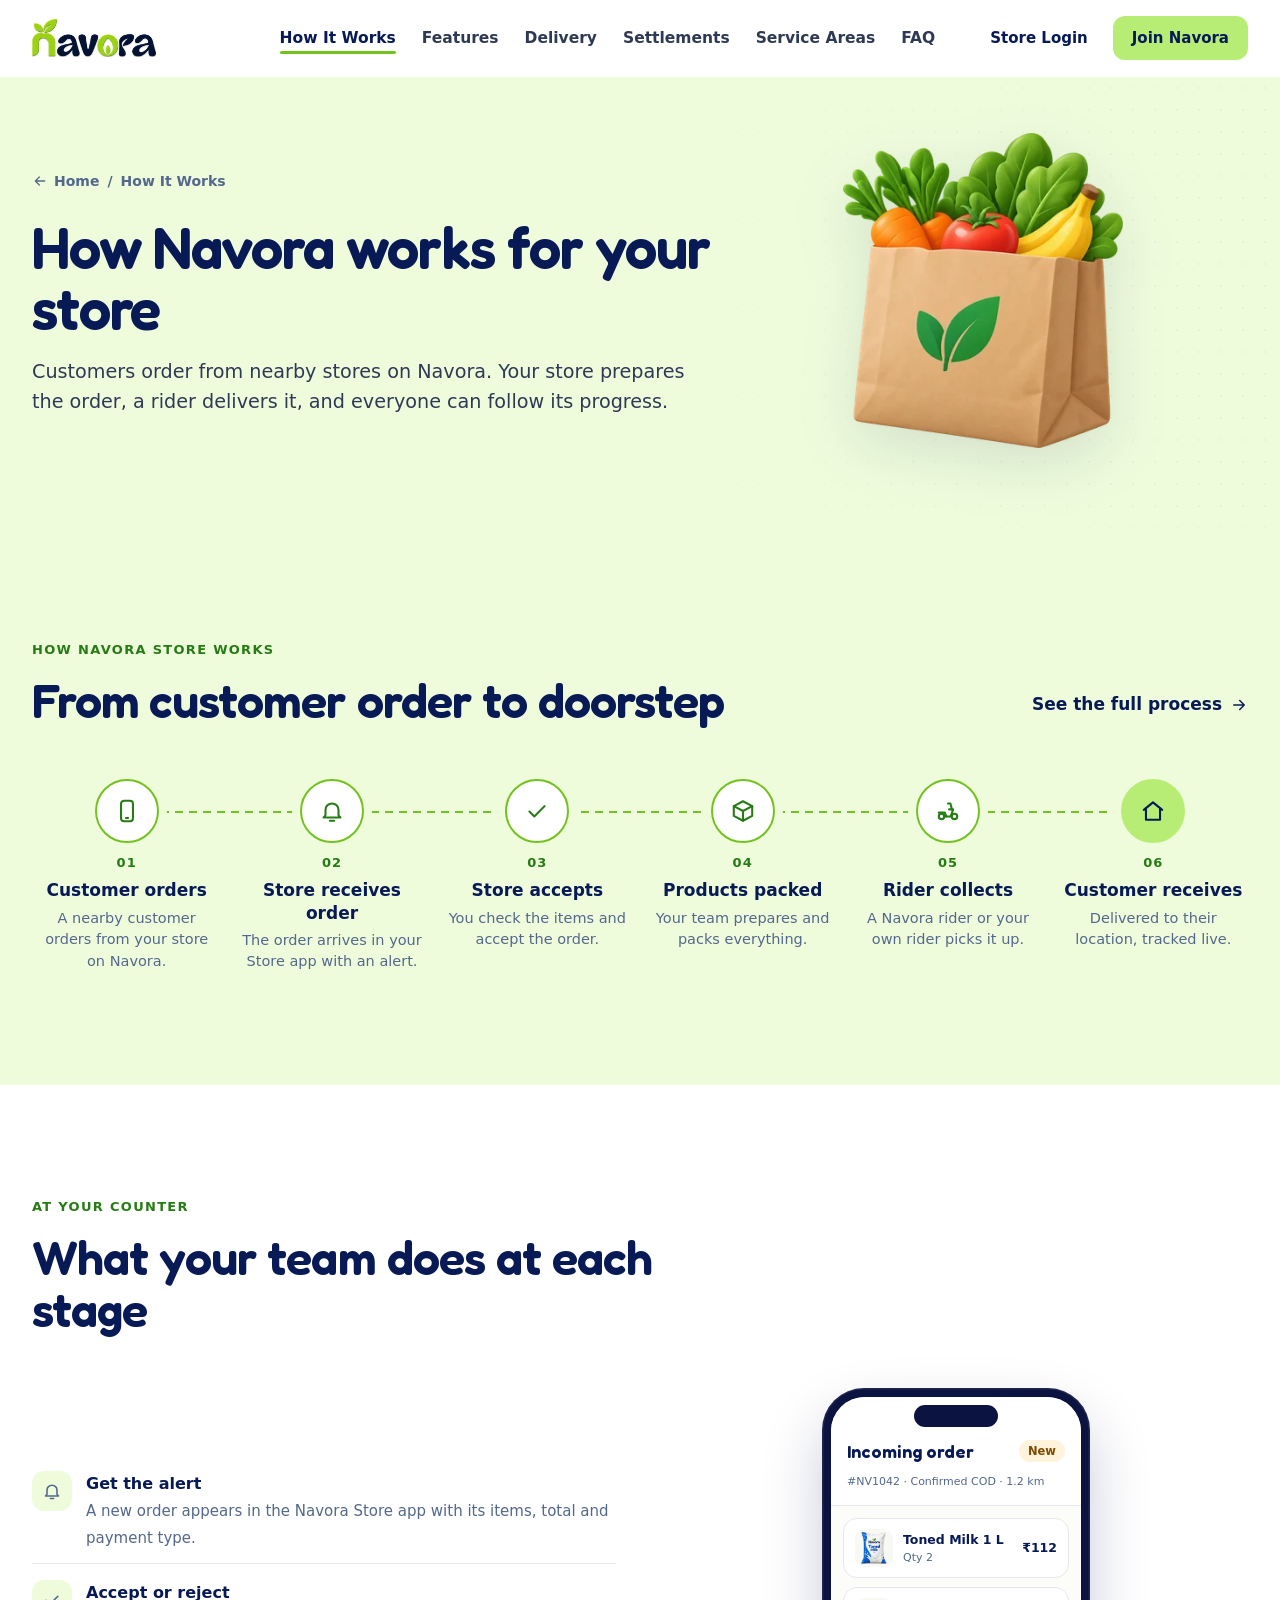
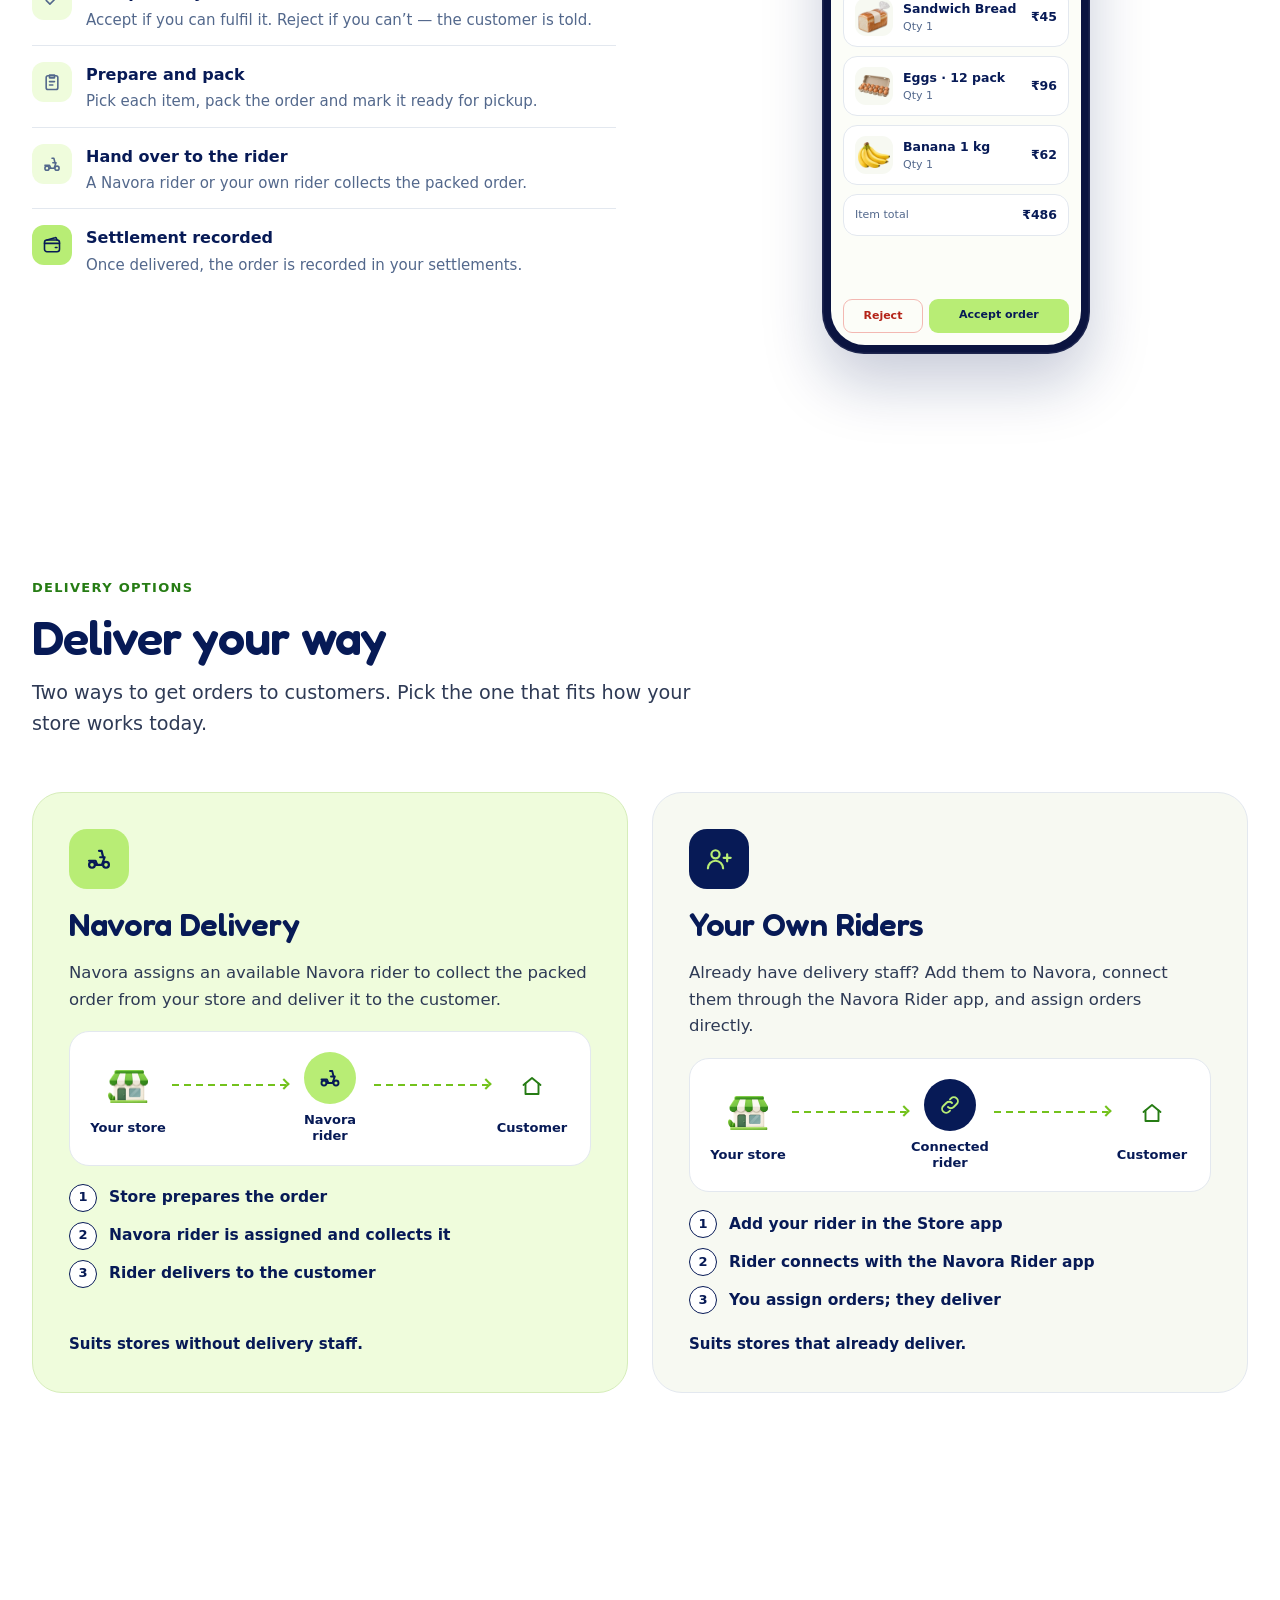
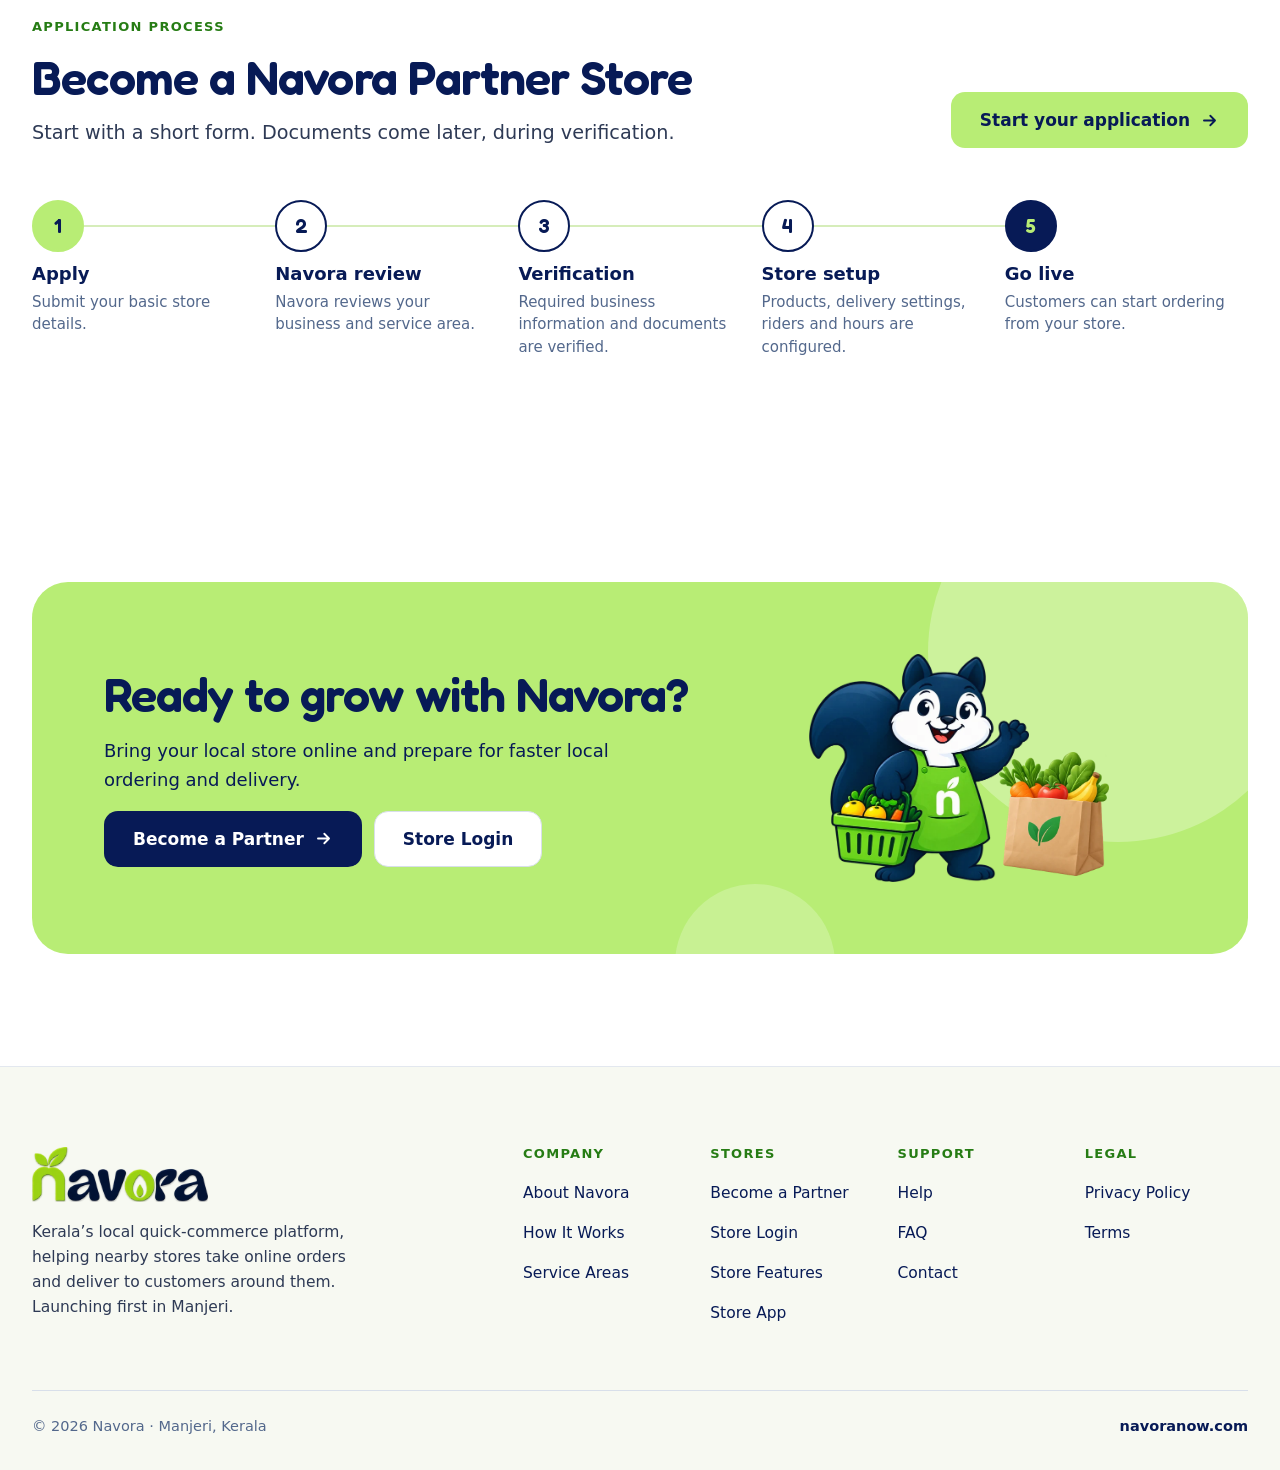
<file: how-it-works.html>
<!doctype html>
<html lang="en" class="no-js">
<head>
<meta charset="utf-8">
<meta name="viewport" content="width=device-width, initial-scale=1">
<title>How It Works — Navora for Stores</title>
<meta name="description" content="See how a Navora order moves from the customer to your store, through packing and pickup, to the customer’s door.">
<meta name="theme-color" content="#EFFCDC">
<meta property="og:title" content="How It Works — Navora for Stores">
<meta property="og:description" content="See how a Navora order moves from the customer to your store, through packing and pickup, to the customer’s door.">
<meta property="og:type" content="website">
<link rel="icon" type="image/png" href="favicon.png">
<link rel="apple-touch-icon" href="apple-touch-icon.png">
<link rel="preload" href="fredoka-semibold.woff" as="font" type="font/woff" crossorigin>
<link rel="stylesheet" href="styles.css">
<script>document.documentElement.classList.remove('no-js');</script>
<script src="main.js" defer></script>
</head>
<body>
<a class="skip-link" href="#main">Skip to content</a>
<svg xmlns="http://www.w3.org/2000/svg" style="display:none" aria-hidden="true"><symbol id="i-store" viewBox="0 0 24 24"><path d="M3.5 9.5 5 4h14l1.5 5.5"/><path d="M4.5 10v10h15V10"/><path d="M3.5 9.5a2.8 2.8 0 0 0 5.6 0 2.8 2.8 0 0 0 5.8 0 2.8 2.8 0 0 0 5.6 0"/><path d="M9.5 20v-5h5v5"/></symbol><symbol id="i-bag" viewBox="0 0 24 24"><path d="M5 8h14l-1.2 11.2A2 2 0 0 1 15.8 21H8.2a2 2 0 0 1-2-1.8L5 8Z"/><path d="M9 8V6.5a3 3 0 0 1 6 0V8"/></symbol><symbol id="i-box" viewBox="0 0 24 24"><path d="M3.5 7.5 12 3l8.5 4.5v9L12 21l-8.5-4.5z"/><path d="m3.5 7.5 8.5 4.5 8.5-4.5"/><path d="M12 12v9"/></symbol><symbol id="i-scooter" viewBox="0 0 24 24"><circle cx="6" cy="17" r="2.5"/><circle cx="18" cy="17" r="2.5"/><path d="M8.5 17h6l2.3-6.5H13"/><path d="M15.6 10.5 14.2 5H12"/><path d="M3.5 13.5h5.5l1.5 3.5"/></symbol><symbol id="i-layers" viewBox="0 0 24 24"><path d="m12 3 9 4.8-9 4.8-9-4.8z"/><path d="m3 12.2 9 4.8 9-4.8"/><path d="m3 16.4 9 4.6 9-4.6"/></symbol><symbol id="i-wallet" viewBox="0 0 24 24"><rect x="3" y="6" width="18" height="14" rx="3"/><path d="M3 10h18"/><path d="M16 15h2"/><path d="M6 6 15.5 3.2a1.5 1.5 0 0 1 1.9 1L18 6"/></symbol><symbol id="i-pin" viewBox="0 0 24 24"><path d="M12 21s7-6.1 7-11.6A7 7 0 0 0 5 9.4C5 14.9 12 21 12 21Z"/><circle cx="12" cy="9.5" r="2.5"/></symbol><symbol id="i-users" viewBox="0 0 24 24"><circle cx="9" cy="8" r="3.5"/><path d="M2.5 20a6.5 6.5 0 0 1 13 0"/><path d="M16 4.6a3.5 3.5 0 0 1 0 6.8"/><path d="M21.5 20a6.5 6.5 0 0 0-3.4-5.7"/></symbol><symbol id="i-bell" viewBox="0 0 24 24"><path d="M6 16v-5a6 6 0 1 1 12 0v5l1.8 2H4.2z"/><path d="M10 21h4"/></symbol><symbol id="i-help" viewBox="0 0 24 24"><circle cx="12" cy="12" r="9"/><path d="M9.6 9.4a2.5 2.5 0 1 1 3.5 2.3c-.7.3-1.1.9-1.1 1.6v.4"/><path d="M12 17v.01"/></symbol><symbol id="i-check" viewBox="0 0 24 24"><path d="m5 12.5 4.5 4.5L19 7.5"/></symbol><symbol id="i-x" viewBox="0 0 24 24"><path d="M6 6l12 12M18 6 6 18"/></symbol><symbol id="i-clock" viewBox="0 0 24 24"><circle cx="12" cy="12" r="9"/><path d="M12 7v5l3.2 2"/></symbol><symbol id="i-tag" viewBox="0 0 24 24"><path d="M3.5 12V4.5H11l9.5 9.5-7 7z"/><circle cx="7.8" cy="8.8" r="1.4"/></symbol><symbol id="i-clipboard" viewBox="0 0 24 24"><rect x="5" y="4.5" width="14" height="16.5" rx="2.2"/><path d="M9 3.5h6V7H9z"/><path d="M9 11.5h6M9 15.5h4"/></symbol><symbol id="i-chart" viewBox="0 0 24 24"><path d="M4 20V4M4 20h16"/><path d="m8 15.5 3.5-4 3 2.5L20 8"/></symbol><symbol id="i-userplus" viewBox="0 0 24 24"><circle cx="9" cy="8" r="3.5"/><path d="M2.5 20a6.5 6.5 0 0 1 13 0"/><path d="M19 8v6M16 11h6"/></symbol><symbol id="i-arrow-r" viewBox="0 0 24 24"><path d="M5 12h14M13 6l6 6-6 6"/></symbol><symbol id="i-arrow-l" viewBox="0 0 24 24"><path d="M19 12H5M11 6l-6 6 6 6"/></symbol><symbol id="i-chev-r" viewBox="0 0 24 24"><path d="m9 6 6 6-6 6"/></symbol><symbol id="i-menu" viewBox="0 0 24 24"><path d="M4 7h16M4 12h16M4 17h16"/></symbol><symbol id="i-phone" viewBox="0 0 24 24"><rect x="6.5" y="2.5" width="11" height="19" rx="2.8"/><path d="M11 18.5h2"/></symbol><symbol id="i-shield" viewBox="0 0 24 24"><path d="M12 3 20 6v6c0 4.6-3.4 8.3-8 9-4.6-.7-8-4.4-8-9V6z"/><path d="m9 12 2 2 4-4"/></symbol><symbol id="i-link" viewBox="0 0 24 24"><path d="M10 14a4 4 0 0 0 5.7 0l3-3a4 4 0 0 0-5.7-5.7l-1 1"/><path d="M14 10a4 4 0 0 0-5.7 0l-3 3a4 4 0 0 0 5.7 5.7l1-1"/></symbol><symbol id="i-cart" viewBox="0 0 24 24"><path d="M3 4h2.4l2.3 11h10.5L21 7.5H6.4"/><circle cx="9.5" cy="19.3" r="1.5"/><circle cx="17" cy="19.3" r="1.5"/></symbol><symbol id="i-basket" viewBox="0 0 24 24"><path d="M3 10h18l-2 10H5z"/><path d="M7.5 10 11 4M16.5 10 13 4"/><path d="M9 13.5v3.5M12 13.5v3.5M15 13.5v3.5"/></symbol><symbol id="i-loaf" viewBox="0 0 24 24"><path d="M6 11.5A4 4 0 0 1 7 3.6h10a4 4 0 0 1 1 7.9V19a1.5 1.5 0 0 1-1.5 1.5h-9A1.5 1.5 0 0 1 6 19z"/><path d="M10 8v3.5M14 8v3.5"/></symbol><symbol id="i-apple" viewBox="0 0 24 24"><path d="M12 7.5c-1.6-1.3-5-1.4-6.3 1.6-1.4 3.2-.2 8.8 2.6 10.8 1.4 1 2.4.2 3.7.2s2.3.8 3.7-.2c2.8-2 4-7.6 2.6-10.8-1.3-3-4.7-2.9-6.3-1.6Z"/><path d="M12 7.5c0-2 .9-3.5 2.8-4"/></symbol><symbol id="i-star" viewBox="0 0 24 24"><path d="m12 3.5 2.5 5.3 5.8.7-4.3 4 1.1 5.7L12 16.4l-5.1 2.8L8 13.5l-4.3-4 5.8-.7z"/></symbol><symbol id="i-route" viewBox="0 0 24 24"><circle cx="6" cy="6" r="2.5"/><circle cx="18" cy="18" r="2.5"/><path d="M8.5 6H15a3.5 3.5 0 0 1 0 7H9a3.5 3.5 0 0 0 0 7h6.5"/></symbol><symbol id="i-chat" viewBox="0 0 24 24"><path d="M4 5h16v11H9.5L4 20z"/><path d="M8 9.5h8M8 12.5h5"/></symbol><symbol id="i-edit" viewBox="0 0 24 24"><path d="M4 20h4L19 9l-4-4L4 16z"/><path d="m13.5 6.5 4 4"/></symbol><symbol id="i-info" viewBox="0 0 24 24"><circle cx="12" cy="12" r="9"/><path d="M12 11v5.5M12 7.8v.01"/></symbol><symbol id="i-rupee" viewBox="0 0 24 24"><path d="M7 4h10M7 8.5h10"/><path d="M7 4c6 0 6 9.5 0 9.5H6l7.5 6.5"/></symbol><symbol id="i-leaf" viewBox="0 0 24 24"><path d="M5 19C5 11 10 5.5 19.5 5 19.5 14 14 19 6 19"/><path d="m5 19 7-7"/></symbol><symbol id="i-doc" viewBox="0 0 24 24"><path d="M7 3h7l5 5v13H7z"/><path d="M14 3v5h5M10 13h6M10 17h4"/></symbol><symbol id="i-home" viewBox="0 0 24 24"><path d="M3.5 11 12 4l8.5 7"/><path d="M5.5 9.5V20h13V9.5"/></symbol><symbol id="i-search" viewBox="0 0 24 24"><circle cx="11" cy="11" r="6.5"/><path d="m20 20-4.2-4.2"/></symbol><symbol id="i-alert" viewBox="0 0 24 24"><path d="M12 4 2.8 19.5h18.4z"/><path d="M12 10v4.5M12 17v.01"/></symbol><symbol id="i-key" viewBox="0 0 24 24"><circle cx="8" cy="15" r="4"/><path d="m11 12 8-8M16 7l2.5 2.5M14 9l2 2"/></symbol><symbol id="i-plus" viewBox="0 0 24 24"><path d="M12 5v14M5 12h14"/></symbol><symbol id="i-settings" viewBox="0 0 24 24"><circle cx="12" cy="12" r="3"/><path d="M12 3v2.5M12 18.5V21M3 12h2.5M18.5 12H21M5.6 5.6l1.8 1.8M16.6 16.6l1.8 1.8M5.6 18.4l1.8-1.8M16.6 7.4l1.8-1.8"/></symbol><symbol id="i-eye" viewBox="0 0 24 24"><path d="M2.5 12S6 5.5 12 5.5 21.5 12 21.5 12 18 18.5 12 18.5 2.5 12 2.5 12Z"/><circle cx="12" cy="12" r="3"/></symbol><symbol id="i-mail" viewBox="0 0 24 24"><rect x="3" y="5" width="18" height="14" rx="2.5"/><path d="m3.5 6.5 8.5 6.5 8.5-6.5"/></symbol></svg>
<header class="site-header" id="top">
  <div class="wrap header-bar">
    <a class="logo" href="index.html" aria-label="Navora for Stores — home"><img src="navora-logo-240.webp" srcset="navora-logo-240.webp 1x, navora-logo-480.webp 2x" width="240" height="75" alt="Navora"></a>
    <nav class="nav" aria-label="Main"><ul><li><a href="how-it-works.html" aria-current="page">How It Works</a></li><li><a href="features.html">Features</a></li><li><a href="delivery.html">Delivery</a></li><li><a href="settlements.html">Settlements</a></li><li><a href="service-areas.html">Service Areas</a></li><li><a href="faq.html">FAQ</a></li></ul></nav>
    <div class="header-cta">
      <a class="btn btn-ghost btn-sm" href="login.html">Store Login</a>
      <a class="btn btn-primary btn-sm" href="partner.html#apply">Join Navora</a>
    </div>
    <button class="menu-btn" type="button" aria-expanded="false" aria-controls="mobile-menu" aria-label="Open menu"><svg class="ic i-menu" aria-hidden="true"><use href="#i-menu"/></svg><svg class="ic i-close" aria-hidden="true"><use href="#i-x"/></svg></button>
  </div>
  <div class="mobile-sheet" id="mobile-menu">
    <nav aria-label="Mobile"><ul><li><a class="m-link" href="index.html">Home<svg class="ic" aria-hidden="true"><use href="#i-chev-r"/></svg></a></li><li><a class="m-link" href="how-it-works.html" aria-current="page">How It Works<svg class="ic" aria-hidden="true"><use href="#i-chev-r"/></svg></a></li><li><a class="m-link" href="features.html">Features<svg class="ic" aria-hidden="true"><use href="#i-chev-r"/></svg></a></li><li><a class="m-link" href="delivery.html">Delivery<svg class="ic" aria-hidden="true"><use href="#i-chev-r"/></svg></a></li><li><a class="m-link" href="settlements.html">Settlements<svg class="ic" aria-hidden="true"><use href="#i-chev-r"/></svg></a></li><li><a class="m-link" href="service-areas.html">Service Areas<svg class="ic" aria-hidden="true"><use href="#i-chev-r"/></svg></a></li><li><a class="m-link" href="faq.html">FAQ<svg class="ic" aria-hidden="true"><use href="#i-chev-r"/></svg></a></li><li><a class="m-link" href="partner.html">Partner With Us<svg class="ic" aria-hidden="true"><use href="#i-chev-r"/></svg></a></li></ul></nav>
    <div class="m-cta"><a class="btn btn-secondary" href="login.html">Store Login</a><a class="btn btn-primary" href="partner.html#apply">Join Navora</a></div>
  </div>
</header>
<main id="main">
<section class="page-hero" aria-labelledby="ph-title">
<div class="wrap ph-grid">
<div class="ph-copy">
<nav class="crumbs" aria-label="Breadcrumb"><a href="index.html"><svg class="ic" aria-hidden="true"><use href="#i-arrow-l"/></svg>Home</a><span aria-hidden="true">/</span><span aria-current="page">How It Works</span></nav>
<h1 class="h1" id="ph-title">How Navora works for your store</h1>
<p class="lead">Customers order from nearby stores on Navora. Your store prepares the order, a rider delivers it, and everyone can follow its progress.</p>
</div>
<div class="ph-art"><img src="grocery-bag.webp" width="320" height="360" alt="A Navora grocery bag full of fresh produce"></div>
</div>
</section>
<section class="section bg-tint" id="how" aria-labelledby="how-title">
<div class="wrap">
<div class="head-row">
<div class="head reveal">
<span class="eyebrow">How Navora Store works</span>
<h2 class="h2" id="how-title">From customer order to doorstep</h2>
</div>
<a class="link-arrow reveal" href="how-it-works.html">See the full process <svg class="ic" aria-hidden="true"><use href="#i-arrow-r"/></svg></a>
</div>
<ol class="steps6 reveal">
<li><span class="c"><svg class="ic" aria-hidden="true"><use href="#i-phone"/></svg></span><div class="t"><span class="n">01</span><h3>Customer orders</h3><p>A nearby customer orders from your store on Navora.</p></div></li>
<li><span class="c"><svg class="ic" aria-hidden="true"><use href="#i-bell"/></svg></span><div class="t"><span class="n">02</span><h3>Store receives order</h3><p>The order arrives in your Store app with an alert.</p></div></li>
<li><span class="c"><svg class="ic" aria-hidden="true"><use href="#i-check"/></svg></span><div class="t"><span class="n">03</span><h3>Store accepts</h3><p>You check the items and accept the order.</p></div></li>
<li><span class="c"><svg class="ic" aria-hidden="true"><use href="#i-box"/></svg></span><div class="t"><span class="n">04</span><h3>Products packed</h3><p>Your team prepares and packs everything.</p></div></li>
<li><span class="c"><svg class="ic" aria-hidden="true"><use href="#i-scooter"/></svg></span><div class="t"><span class="n">05</span><h3>Rider collects</h3><p>A Navora rider or your own rider picks it up.</p></div></li>
<li><span class="c"><svg class="ic" aria-hidden="true"><use href="#i-home"/></svg></span><div class="t"><span class="n">06</span><h3>Customer receives</h3><p>Delivered to their location, tracked live.</p></div></li>
</ol>
</div>
</section>

<section class="section" aria-labelledby="day-title">
<div class="wrap">
<div class="head"><span class="eyebrow">At your counter</span><h2 class="h2" id="day-title">What your team does at each stage</h2></div>
<div class="two-col">
<ol class="connect-steps">
<li><span class="ico sm"><svg class="ic" aria-hidden="true"><use href="#i-bell"/></svg></span><div><b>Get the alert</b><span>A new order appears in the Navora Store app with its items, total and payment type.</span></div></li>
<li><span class="ico sm"><svg class="ic" aria-hidden="true"><use href="#i-check"/></svg></span><div><b>Accept or reject</b><span>Accept if you can fulfil it. Reject if you can’t — the customer is told.</span></div></li>
<li><span class="ico sm"><svg class="ic" aria-hidden="true"><use href="#i-clipboard"/></svg></span><div><b>Prepare and pack</b><span>Pick each item, pack the order and mark it ready for pickup.</span></div></li>
<li><span class="ico sm"><svg class="ic" aria-hidden="true"><use href="#i-scooter"/></svg></span><div><b>Hand over to the rider</b><span>A Navora rider or your own rider collects the packed order.</span></div></li>
<li><span class="ico sm solid"><svg class="ic" aria-hidden="true"><use href="#i-wallet"/></svg></span><div><b>Settlement recorded</b><span>Once delivered, the order is recorded in your settlements.</span></div></li>
</ol>
<div style="display:flex;justify-content:center"><div class="phone" role="img" aria-label="Sample incoming order screen listing items with Accept and Reject buttons">
<div class="screen" aria-hidden="true">
<span class="notch"></span>
<div class="s-head"><div class="r"><div class="title">Incoming order</div><span class="tag tag-amber">New</span></div><small class="hello">#NV1042 · Confirmed COD · 1.2 km</small></div>
<div class="s-body">
<div class="s-card"><div class="s-row"><span class="s-thumb"><img src="p-milk.webp" alt=""></span><div><b>Toned Milk 1 L</b><small>Qty 2</small></div><b>₹112</b></div></div>
<div class="s-card"><div class="s-row"><span class="s-thumb"><img src="p-bread.webp" alt=""></span><div><b>Sandwich Bread</b><small>Qty 1</small></div><b>₹45</b></div></div>
<div class="s-card"><div class="s-row"><span class="s-thumb"><img src="p-eggs.webp" alt=""></span><div><b>Eggs · 12 pack</b><small>Qty 1</small></div><b>₹96</b></div></div>
<div class="s-card"><div class="s-row"><span class="s-thumb"><img src="p-banana.webp" alt=""></span><div><b>Banana 1 kg</b><small>Qty 1</small></div><b>₹62</b></div></div>
<div class="s-card"><div class="r"><small>Item total</small><b>₹486</b></div></div>
<div class="s-btns" style="margin-top:auto"><span class="no">Reject</span><span class="yes">Accept order</span></div>
</div>
</div>
</div>
</div>
</div>
</div>
</section>
<section class="section" id="delivery" aria-labelledby="del-title">
<div class="wrap">
<div class="head reveal">
<span class="eyebrow">Delivery options</span>
<h2 class="h2" id="del-title">Deliver your way</h2>
<p class="lead">Two ways to get orders to customers. Pick the one that fits how your store works today.</p>
</div>
<div class="deliv">
<article class="dv one reveal">
<span class="ico lg solid"><svg class="ic" aria-hidden="true"><use href="#i-scooter"/></svg></span>
<h3>Navora Delivery</h3>
<p>Navora assigns an available Navora rider to collect the packed order from your store and deliver it to the customer.</p>
<div class="route" role="img" aria-label="Route: your store, then a Navora rider, then the customer">
<div class="node"><span class="ico white"><img src="store.webp" alt="" width="40" height="34" loading="lazy"></span><span>Your store</span></div>
<span class="path" aria-hidden="true"></span>
<div class="node"><span class="ico solid"><svg class="ic" aria-hidden="true"><use href="#i-scooter"/></svg></span><span>Navora rider</span></div>
<span class="path" aria-hidden="true"></span>
<div class="node"><span class="ico white"><svg class="ic" aria-hidden="true"><use href="#i-home"/></svg></span><span>Customer</span></div>
</div>
<ol class="mini3"><li>Store prepares the order</li><li>Navora rider is assigned and collects it</li><li>Rider delivers to the customer</li></ol>
<p class="who">Suits stores without delivery staff.</p>
</article>
<article class="dv two reveal">
<span class="ico lg navy"><svg class="ic" aria-hidden="true"><use href="#i-userplus"/></svg></span>
<h3>Your Own Riders</h3>
<p>Already have delivery staff? Add them to Navora, connect them through the Navora Rider app, and assign orders directly.</p>
<div class="route" role="img" aria-label="Route: your store, then your connected rider, then the customer">
<div class="node"><span class="ico white"><img src="store.webp" alt="" width="40" height="34" loading="lazy"></span><span>Your store</span></div>
<span class="path" aria-hidden="true"></span>
<div class="node"><span class="ico navy"><svg class="ic" aria-hidden="true"><use href="#i-link"/></svg></span><span>Connected rider</span></div>
<span class="path" aria-hidden="true"></span>
<div class="node"><span class="ico white"><svg class="ic" aria-hidden="true"><use href="#i-home"/></svg></span><span>Customer</span></div>
</div>
<ol class="mini3"><li>Add your rider in the Store app</li><li>Rider connects with the Navora Rider app</li><li>You assign orders; they deliver</li></ol>
<p class="who">Suits stores that already deliver.</p>
</article>
</div>
</div>
</section>

<section class="section" id="process" aria-labelledby="jr-title">
<div class="wrap">
<div class="head-row">
<div class="head reveal">
<span class="eyebrow">Application process</span>
<h2 class="h2" id="jr-title">Become a Navora Partner Store</h2>
<p class="lead">Start with a short form. Documents come later, during verification.</p>
</div>
<a class="btn btn-primary btn-lg reveal" href="partner.html#apply">Start your application <svg class="ic" aria-hidden="true"><use href="#i-arrow-r"/></svg></a>
</div>
<ol class="journey reveal">
<li><span class="dot">1</span><div class="t"><h3>Apply</h3><p>Submit your basic store details.</p></div></li>
<li><span class="dot">2</span><div class="t"><h3>Navora review</h3><p>Navora reviews your business and service area.</p></div></li>
<li><span class="dot">3</span><div class="t"><h3>Verification</h3><p>Required business information and documents are verified.</p></div></li>
<li><span class="dot">4</span><div class="t"><h3>Store setup</h3><p>Products, delivery settings, riders and hours are configured.</p></div></li>
<li><span class="dot">5</span><div class="t"><h3>Go live</h3><p>Customers can start ordering from your store.</p></div></li>
</ol>
</div>
</section>

<section class="section" aria-labelledby="final-title">
<div class="wrap">
<div class="final reveal">
<div class="copy">
<h2 class="h2" id="final-title">Ready to grow with Navora?</h2>
<p>Bring your local store online and prepare for faster local ordering and delivery.</p>
<div class="btn-row"><a class="btn btn-dark btn-lg" href="partner.html#apply">Become a Partner <svg class="ic" aria-hidden="true"><use href="#i-arrow-r"/></svg></a><a class="btn btn-secondary btn-lg" href="login.html">Store Login</a></div>
</div>
<div class="final-art" aria-hidden="true"><img class="mascot" src="mascot-store-basket.webp" width="520" height="539" alt="" loading="lazy"><img class="bag" src="grocery-bag.webp" width="320" height="360" alt="" loading="lazy"></div>
</div>
</div>
</section>


</main>
<footer class="site-footer">
  <div class="wrap">
    <div class="f-top">
      <div class="f-brand">
        <a href="index.html" aria-label="Navora — home"><img src="navora-logo-480.webp" width="480" height="150" alt="Navora" loading="lazy"></a>
        <p>Kerala’s local quick-commerce platform, helping nearby stores take online orders and deliver to customers around them. Launching first in Manjeri.</p>
      </div>
      <div class="f-cols">
        <nav aria-labelledby="fc1"><h2 id="fc1">Company</h2><ul><li><a href="index.html#about">About Navora</a></li><li><a href="how-it-works.html">How It Works</a></li><li><a href="service-areas.html">Service Areas</a></li></ul></nav>
        <nav aria-labelledby="fc2"><h2 id="fc2">Stores</h2><ul><li><a href="partner.html">Become a Partner</a></li><li><a href="login.html">Store Login</a></li><li><a href="features.html">Store Features</a></li><li><a href="store-app.html">Store App</a></li></ul></nav>
        <nav aria-labelledby="fc3"><h2 id="fc3">Support</h2><ul><li><a href="help.html">Help</a></li><li><a href="faq.html">FAQ</a></li><li><a href="help.html#contact">Contact</a></li></ul></nav>
        <nav aria-labelledby="fc4"><h2 id="fc4">Legal</h2><ul><li><a href="privacy.html">Privacy Policy</a></li><li><a href="terms.html">Terms</a></li></ul></nav>
      </div>
    </div>
    <div class="f-bottom"><span>© <span data-year>2026</span> Navora · Manjeri, Kerala</span><a href="https://navoranow.com">navoranow.com</a></div>
  </div>
</footer>
</body>
</html>
</file>
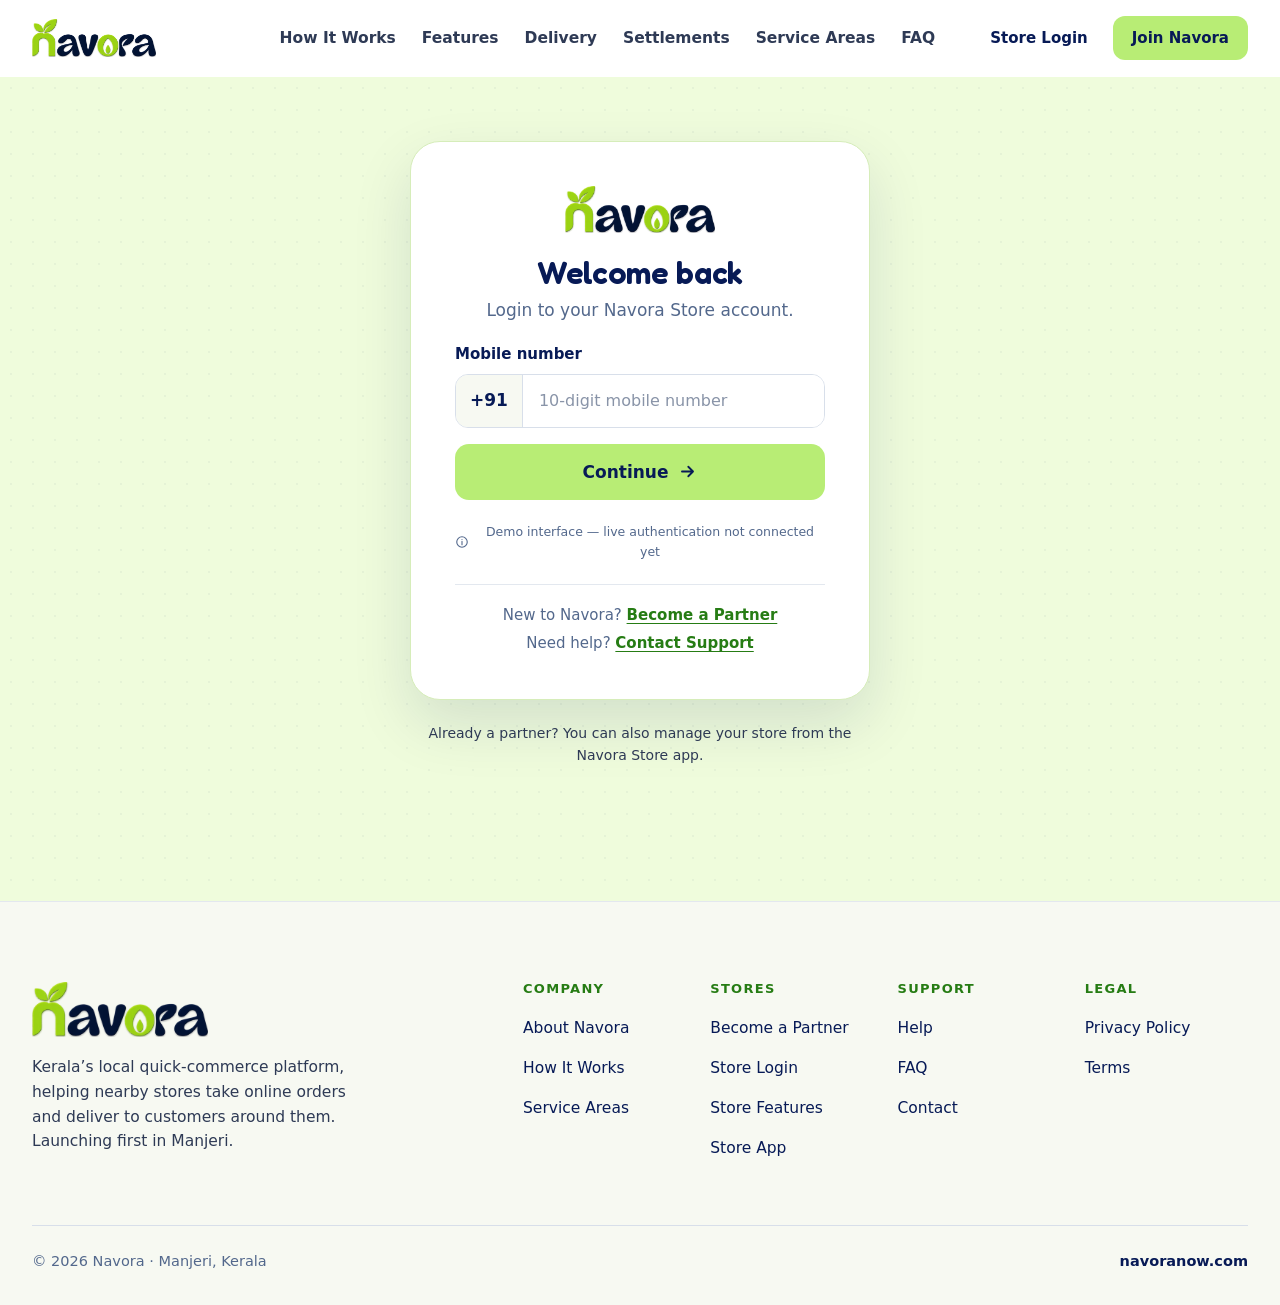
<file: login.html>
<!doctype html>
<html lang="en" class="no-js">
<head>
<meta charset="utf-8">
<meta name="viewport" content="width=device-width, initial-scale=1">
<title>Store Login — Navora for Stores</title>
<meta name="description" content="Log in to your Navora Store account with your mobile number.">
<meta name="theme-color" content="#EFFCDC">
<meta property="og:title" content="Store Login — Navora for Stores">
<meta property="og:description" content="Log in to your Navora Store account with your mobile number.">
<meta property="og:type" content="website">
<link rel="icon" type="image/png" href="favicon.png">
<link rel="apple-touch-icon" href="apple-touch-icon.png">
<link rel="preload" href="fredoka-semibold.woff" as="font" type="font/woff" crossorigin>
<link rel="stylesheet" href="styles.css">
<script>document.documentElement.classList.remove('no-js');</script>
<script src="main.js" defer></script>
</head>
<body>
<a class="skip-link" href="#main">Skip to content</a>
<svg xmlns="http://www.w3.org/2000/svg" style="display:none" aria-hidden="true"><symbol id="i-store" viewBox="0 0 24 24"><path d="M3.5 9.5 5 4h14l1.5 5.5"/><path d="M4.5 10v10h15V10"/><path d="M3.5 9.5a2.8 2.8 0 0 0 5.6 0 2.8 2.8 0 0 0 5.8 0 2.8 2.8 0 0 0 5.6 0"/><path d="M9.5 20v-5h5v5"/></symbol><symbol id="i-bag" viewBox="0 0 24 24"><path d="M5 8h14l-1.2 11.2A2 2 0 0 1 15.8 21H8.2a2 2 0 0 1-2-1.8L5 8Z"/><path d="M9 8V6.5a3 3 0 0 1 6 0V8"/></symbol><symbol id="i-box" viewBox="0 0 24 24"><path d="M3.5 7.5 12 3l8.5 4.5v9L12 21l-8.5-4.5z"/><path d="m3.5 7.5 8.5 4.5 8.5-4.5"/><path d="M12 12v9"/></symbol><symbol id="i-scooter" viewBox="0 0 24 24"><circle cx="6" cy="17" r="2.5"/><circle cx="18" cy="17" r="2.5"/><path d="M8.5 17h6l2.3-6.5H13"/><path d="M15.6 10.5 14.2 5H12"/><path d="M3.5 13.5h5.5l1.5 3.5"/></symbol><symbol id="i-layers" viewBox="0 0 24 24"><path d="m12 3 9 4.8-9 4.8-9-4.8z"/><path d="m3 12.2 9 4.8 9-4.8"/><path d="m3 16.4 9 4.6 9-4.6"/></symbol><symbol id="i-wallet" viewBox="0 0 24 24"><rect x="3" y="6" width="18" height="14" rx="3"/><path d="M3 10h18"/><path d="M16 15h2"/><path d="M6 6 15.5 3.2a1.5 1.5 0 0 1 1.9 1L18 6"/></symbol><symbol id="i-pin" viewBox="0 0 24 24"><path d="M12 21s7-6.1 7-11.6A7 7 0 0 0 5 9.4C5 14.9 12 21 12 21Z"/><circle cx="12" cy="9.5" r="2.5"/></symbol><symbol id="i-users" viewBox="0 0 24 24"><circle cx="9" cy="8" r="3.5"/><path d="M2.5 20a6.5 6.5 0 0 1 13 0"/><path d="M16 4.6a3.5 3.5 0 0 1 0 6.8"/><path d="M21.5 20a6.5 6.5 0 0 0-3.4-5.7"/></symbol><symbol id="i-bell" viewBox="0 0 24 24"><path d="M6 16v-5a6 6 0 1 1 12 0v5l1.8 2H4.2z"/><path d="M10 21h4"/></symbol><symbol id="i-help" viewBox="0 0 24 24"><circle cx="12" cy="12" r="9"/><path d="M9.6 9.4a2.5 2.5 0 1 1 3.5 2.3c-.7.3-1.1.9-1.1 1.6v.4"/><path d="M12 17v.01"/></symbol><symbol id="i-check" viewBox="0 0 24 24"><path d="m5 12.5 4.5 4.5L19 7.5"/></symbol><symbol id="i-x" viewBox="0 0 24 24"><path d="M6 6l12 12M18 6 6 18"/></symbol><symbol id="i-clock" viewBox="0 0 24 24"><circle cx="12" cy="12" r="9"/><path d="M12 7v5l3.2 2"/></symbol><symbol id="i-tag" viewBox="0 0 24 24"><path d="M3.5 12V4.5H11l9.5 9.5-7 7z"/><circle cx="7.8" cy="8.8" r="1.4"/></symbol><symbol id="i-clipboard" viewBox="0 0 24 24"><rect x="5" y="4.5" width="14" height="16.5" rx="2.2"/><path d="M9 3.5h6V7H9z"/><path d="M9 11.5h6M9 15.5h4"/></symbol><symbol id="i-chart" viewBox="0 0 24 24"><path d="M4 20V4M4 20h16"/><path d="m8 15.5 3.5-4 3 2.5L20 8"/></symbol><symbol id="i-userplus" viewBox="0 0 24 24"><circle cx="9" cy="8" r="3.5"/><path d="M2.5 20a6.5 6.5 0 0 1 13 0"/><path d="M19 8v6M16 11h6"/></symbol><symbol id="i-arrow-r" viewBox="0 0 24 24"><path d="M5 12h14M13 6l6 6-6 6"/></symbol><symbol id="i-arrow-l" viewBox="0 0 24 24"><path d="M19 12H5M11 6l-6 6 6 6"/></symbol><symbol id="i-chev-r" viewBox="0 0 24 24"><path d="m9 6 6 6-6 6"/></symbol><symbol id="i-menu" viewBox="0 0 24 24"><path d="M4 7h16M4 12h16M4 17h16"/></symbol><symbol id="i-phone" viewBox="0 0 24 24"><rect x="6.5" y="2.5" width="11" height="19" rx="2.8"/><path d="M11 18.5h2"/></symbol><symbol id="i-shield" viewBox="0 0 24 24"><path d="M12 3 20 6v6c0 4.6-3.4 8.3-8 9-4.6-.7-8-4.4-8-9V6z"/><path d="m9 12 2 2 4-4"/></symbol><symbol id="i-link" viewBox="0 0 24 24"><path d="M10 14a4 4 0 0 0 5.7 0l3-3a4 4 0 0 0-5.7-5.7l-1 1"/><path d="M14 10a4 4 0 0 0-5.7 0l-3 3a4 4 0 0 0 5.7 5.7l1-1"/></symbol><symbol id="i-cart" viewBox="0 0 24 24"><path d="M3 4h2.4l2.3 11h10.5L21 7.5H6.4"/><circle cx="9.5" cy="19.3" r="1.5"/><circle cx="17" cy="19.3" r="1.5"/></symbol><symbol id="i-basket" viewBox="0 0 24 24"><path d="M3 10h18l-2 10H5z"/><path d="M7.5 10 11 4M16.5 10 13 4"/><path d="M9 13.5v3.5M12 13.5v3.5M15 13.5v3.5"/></symbol><symbol id="i-loaf" viewBox="0 0 24 24"><path d="M6 11.5A4 4 0 0 1 7 3.6h10a4 4 0 0 1 1 7.9V19a1.5 1.5 0 0 1-1.5 1.5h-9A1.5 1.5 0 0 1 6 19z"/><path d="M10 8v3.5M14 8v3.5"/></symbol><symbol id="i-apple" viewBox="0 0 24 24"><path d="M12 7.5c-1.6-1.3-5-1.4-6.3 1.6-1.4 3.2-.2 8.8 2.6 10.8 1.4 1 2.4.2 3.7.2s2.3.8 3.7-.2c2.8-2 4-7.6 2.6-10.8-1.3-3-4.7-2.9-6.3-1.6Z"/><path d="M12 7.5c0-2 .9-3.5 2.8-4"/></symbol><symbol id="i-star" viewBox="0 0 24 24"><path d="m12 3.5 2.5 5.3 5.8.7-4.3 4 1.1 5.7L12 16.4l-5.1 2.8L8 13.5l-4.3-4 5.8-.7z"/></symbol><symbol id="i-route" viewBox="0 0 24 24"><circle cx="6" cy="6" r="2.5"/><circle cx="18" cy="18" r="2.5"/><path d="M8.5 6H15a3.5 3.5 0 0 1 0 7H9a3.5 3.5 0 0 0 0 7h6.5"/></symbol><symbol id="i-chat" viewBox="0 0 24 24"><path d="M4 5h16v11H9.5L4 20z"/><path d="M8 9.5h8M8 12.5h5"/></symbol><symbol id="i-edit" viewBox="0 0 24 24"><path d="M4 20h4L19 9l-4-4L4 16z"/><path d="m13.5 6.5 4 4"/></symbol><symbol id="i-info" viewBox="0 0 24 24"><circle cx="12" cy="12" r="9"/><path d="M12 11v5.5M12 7.8v.01"/></symbol><symbol id="i-rupee" viewBox="0 0 24 24"><path d="M7 4h10M7 8.5h10"/><path d="M7 4c6 0 6 9.5 0 9.5H6l7.5 6.5"/></symbol><symbol id="i-leaf" viewBox="0 0 24 24"><path d="M5 19C5 11 10 5.5 19.5 5 19.5 14 14 19 6 19"/><path d="m5 19 7-7"/></symbol><symbol id="i-doc" viewBox="0 0 24 24"><path d="M7 3h7l5 5v13H7z"/><path d="M14 3v5h5M10 13h6M10 17h4"/></symbol><symbol id="i-home" viewBox="0 0 24 24"><path d="M3.5 11 12 4l8.5 7"/><path d="M5.5 9.5V20h13V9.5"/></symbol><symbol id="i-search" viewBox="0 0 24 24"><circle cx="11" cy="11" r="6.5"/><path d="m20 20-4.2-4.2"/></symbol><symbol id="i-alert" viewBox="0 0 24 24"><path d="M12 4 2.8 19.5h18.4z"/><path d="M12 10v4.5M12 17v.01"/></symbol><symbol id="i-key" viewBox="0 0 24 24"><circle cx="8" cy="15" r="4"/><path d="m11 12 8-8M16 7l2.5 2.5M14 9l2 2"/></symbol><symbol id="i-plus" viewBox="0 0 24 24"><path d="M12 5v14M5 12h14"/></symbol><symbol id="i-settings" viewBox="0 0 24 24"><circle cx="12" cy="12" r="3"/><path d="M12 3v2.5M12 18.5V21M3 12h2.5M18.5 12H21M5.6 5.6l1.8 1.8M16.6 16.6l1.8 1.8M5.6 18.4l1.8-1.8M16.6 7.4l1.8-1.8"/></symbol><symbol id="i-eye" viewBox="0 0 24 24"><path d="M2.5 12S6 5.5 12 5.5 21.5 12 21.5 12 18 18.5 12 18.5 2.5 12 2.5 12Z"/><circle cx="12" cy="12" r="3"/></symbol><symbol id="i-mail" viewBox="0 0 24 24"><rect x="3" y="5" width="18" height="14" rx="2.5"/><path d="m3.5 6.5 8.5 6.5 8.5-6.5"/></symbol></svg>
<header class="site-header" id="top">
  <div class="wrap header-bar">
    <a class="logo" href="index.html" aria-label="Navora for Stores — home"><img src="navora-logo-240.webp" srcset="navora-logo-240.webp 1x, navora-logo-480.webp 2x" width="240" height="75" alt="Navora"></a>
    <nav class="nav" aria-label="Main"><ul><li><a href="how-it-works.html">How It Works</a></li><li><a href="features.html">Features</a></li><li><a href="delivery.html">Delivery</a></li><li><a href="settlements.html">Settlements</a></li><li><a href="service-areas.html">Service Areas</a></li><li><a href="faq.html">FAQ</a></li></ul></nav>
    <div class="header-cta">
      <a class="btn btn-ghost btn-sm" href="login.html">Store Login</a>
      <a class="btn btn-primary btn-sm" href="partner.html#apply">Join Navora</a>
    </div>
    <button class="menu-btn" type="button" aria-expanded="false" aria-controls="mobile-menu" aria-label="Open menu"><svg class="ic i-menu" aria-hidden="true"><use href="#i-menu"/></svg><svg class="ic i-close" aria-hidden="true"><use href="#i-x"/></svg></button>
  </div>
  <div class="mobile-sheet" id="mobile-menu">
    <nav aria-label="Mobile"><ul><li><a class="m-link" href="index.html">Home<svg class="ic" aria-hidden="true"><use href="#i-chev-r"/></svg></a></li><li><a class="m-link" href="how-it-works.html">How It Works<svg class="ic" aria-hidden="true"><use href="#i-chev-r"/></svg></a></li><li><a class="m-link" href="features.html">Features<svg class="ic" aria-hidden="true"><use href="#i-chev-r"/></svg></a></li><li><a class="m-link" href="delivery.html">Delivery<svg class="ic" aria-hidden="true"><use href="#i-chev-r"/></svg></a></li><li><a class="m-link" href="settlements.html">Settlements<svg class="ic" aria-hidden="true"><use href="#i-chev-r"/></svg></a></li><li><a class="m-link" href="service-areas.html">Service Areas<svg class="ic" aria-hidden="true"><use href="#i-chev-r"/></svg></a></li><li><a class="m-link" href="faq.html">FAQ<svg class="ic" aria-hidden="true"><use href="#i-chev-r"/></svg></a></li><li><a class="m-link" href="partner.html">Partner With Us<svg class="ic" aria-hidden="true"><use href="#i-chev-r"/></svg></a></li></ul></nav>
    <div class="m-cta"><a class="btn btn-secondary" href="login.html">Store Login</a><a class="btn btn-primary" href="partner.html#apply">Join Navora</a></div>
  </div>
</header>
<main id="main">
<section class="login-page" aria-labelledby="login-title">
<div class="wrap">
<div class="login-card" data-login>
<div class="logo-c"><img src="navora-logo-480.webp" width="480" height="150" alt="Navora"></div>

<div class="lstep active" data-lstep="phone">
<div class="lc-head"><h1 id="login-title">Welcome back</h1><p>Login to your Navora Store account.</p></div>
<form novalidate>
<div class="field"><label for="login-mobile">Mobile number</label><div class="igroup"><span class="pre">+91</span><input class="input" id="login-mobile" type="tel" inputmode="numeric" autocomplete="tel-national" required data-type="mobile" placeholder="10-digit mobile number" data-req="Enter your registered mobile number." data-bad="Enter a valid 10-digit Indian mobile number." aria-describedby="login-err"></div><span class="err" id="login-err"><svg class="ic" aria-hidden="true"><use href="#i-alert"/></svg>Enter your registered mobile number.</span></div>
<button class="btn btn-primary btn-block btn-lg mt-16" type="submit">Continue <svg class="ic" aria-hidden="true"><use href="#i-arrow-r"/></svg></button>
</form>
</div>

<div class="lstep" data-lstep="otp">
<div class="lc-head"><h2 class="h3">Enter OTP</h2><p>We’ll ask for the 6-digit code sent to your mobile.</p></div>
<div class="sent-to"><span>Code for <b data-sent-to></b></span><button class="btn-ghost btn btn-sm" type="button" data-change>Change</button></div>
<form novalidate>
<div class="field"><span class="lbl" id="otp-lbl">6-digit code</span>
<div class="otp" role="group" aria-labelledby="otp-lbl">
<input inputmode="numeric" autocomplete="one-time-code" maxlength="1" aria-label="Digit 1"><input inputmode="numeric" maxlength="1" aria-label="Digit 2"><input inputmode="numeric" maxlength="1" aria-label="Digit 3"><input inputmode="numeric" maxlength="1" aria-label="Digit 4"><input inputmode="numeric" maxlength="1" aria-label="Digit 5"><input inputmode="numeric" maxlength="1" aria-label="Digit 6">
</div>
<span class="err"><svg class="ic" aria-hidden="true"><use href="#i-alert"/></svg>Enter all 6 digits of the code.</span></div>
<button class="btn btn-primary btn-block btn-lg mt-16" type="submit">Verify &amp; continue</button>
</form>
<p class="resend">Didn’t get it? <button type="button" data-resend disabled>Resend code</button><span data-timer></span></p>
<p class="resend" data-resent hidden role="status">In the live app a new code would be sent now.</p>
</div>

<div class="lstep" data-lstep="done" role="status" aria-live="polite">
<div class="lc-head"><span class="big-check" style="margin:0 auto 8px;width:72px;height:72px;border-radius:50%;display:grid;place-items:center;background:var(--tint);color:var(--green-text)"><svg class="ic" aria-hidden="true"><use href="#i-info"/></svg></span><h2 class="h3" tabindex="-1">Login preview complete</h2><p>This is a demonstration of the Store login flow. You are not signed in, and no code was sent. Live login will work once Navora connects store authentication.</p></div>
<button class="btn btn-secondary btn-block" type="button" data-login-restart>Start again</button>
</div>

<p class="demo-line"><svg class="ic" aria-hidden="true"><use href="#i-info"/></svg>Demo interface — live authentication not connected yet</p>
<div class="login-links"><span>New to Navora? <a href="partner.html#apply">Become a Partner</a></span><span>Need help? <a href="help.html#contact">Contact Support</a></span></div>
</div>
<p class="app-links">Already a partner? You can also manage your store from the Navora Store app.</p>
</div>
</section>

</main>
<footer class="site-footer">
  <div class="wrap">
    <div class="f-top">
      <div class="f-brand">
        <a href="index.html" aria-label="Navora — home"><img src="navora-logo-480.webp" width="480" height="150" alt="Navora" loading="lazy"></a>
        <p>Kerala’s local quick-commerce platform, helping nearby stores take online orders and deliver to customers around them. Launching first in Manjeri.</p>
      </div>
      <div class="f-cols">
        <nav aria-labelledby="fc1"><h2 id="fc1">Company</h2><ul><li><a href="index.html#about">About Navora</a></li><li><a href="how-it-works.html">How It Works</a></li><li><a href="service-areas.html">Service Areas</a></li></ul></nav>
        <nav aria-labelledby="fc2"><h2 id="fc2">Stores</h2><ul><li><a href="partner.html">Become a Partner</a></li><li><a href="login.html">Store Login</a></li><li><a href="features.html">Store Features</a></li><li><a href="store-app.html">Store App</a></li></ul></nav>
        <nav aria-labelledby="fc3"><h2 id="fc3">Support</h2><ul><li><a href="help.html">Help</a></li><li><a href="faq.html">FAQ</a></li><li><a href="help.html#contact">Contact</a></li></ul></nav>
        <nav aria-labelledby="fc4"><h2 id="fc4">Legal</h2><ul><li><a href="privacy.html">Privacy Policy</a></li><li><a href="terms.html">Terms</a></li></ul></nav>
      </div>
    </div>
    <div class="f-bottom"><span>© <span data-year>2026</span> Navora · Manjeri, Kerala</span><a href="https://navoranow.com">navoranow.com</a></div>
  </div>
</footer>
</body>
</html>
</file>
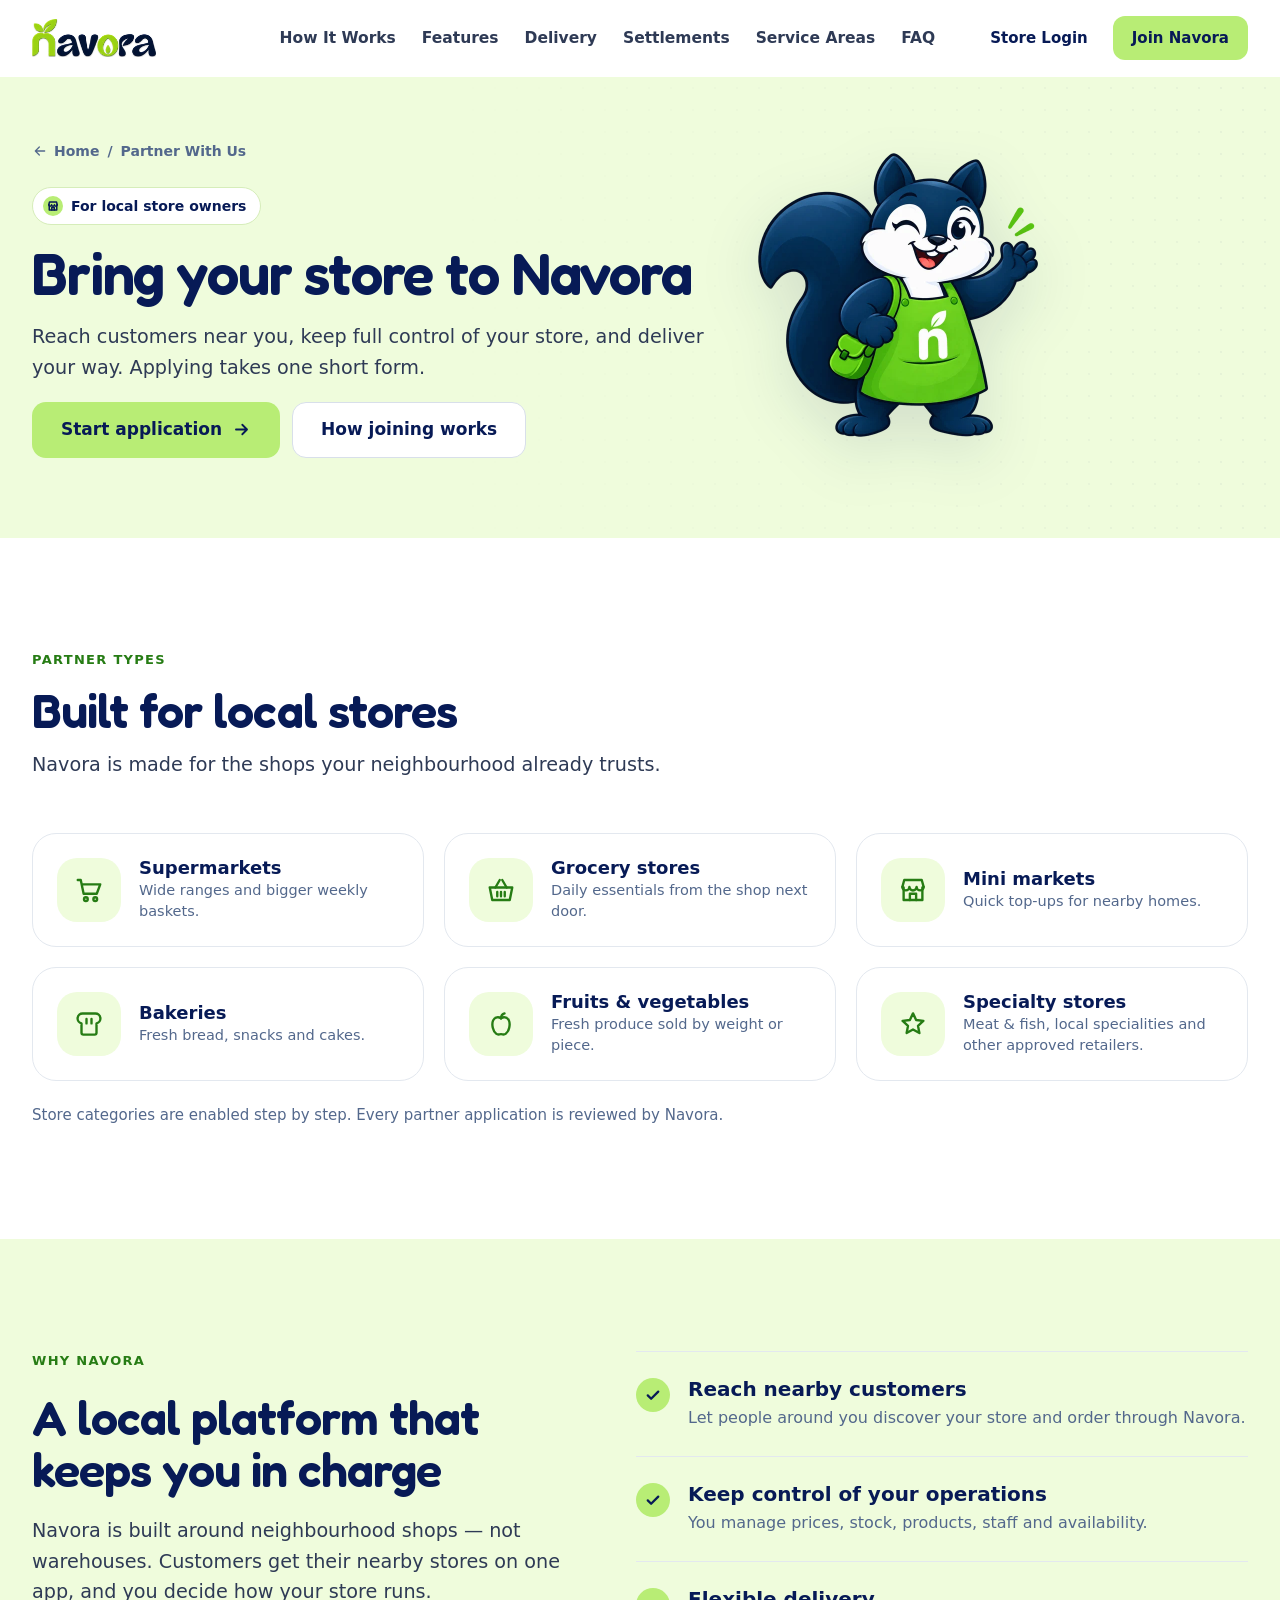
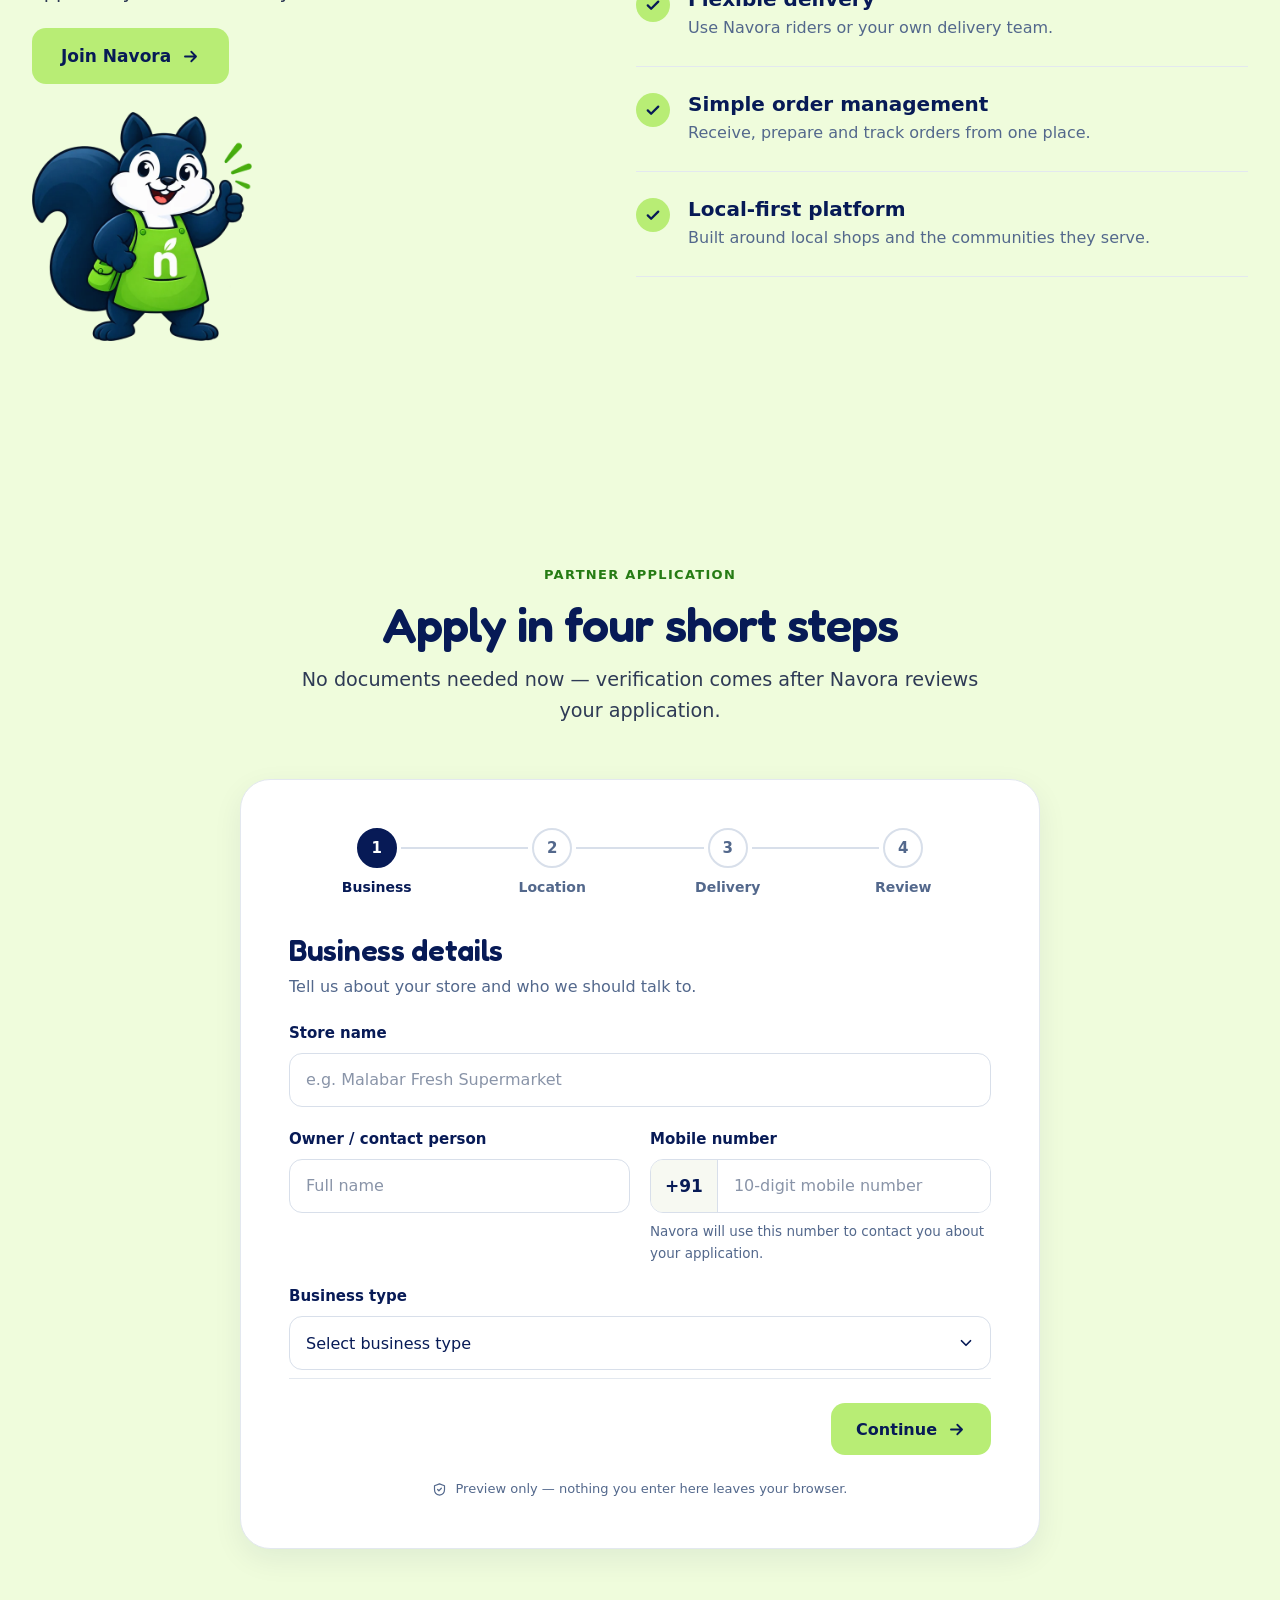
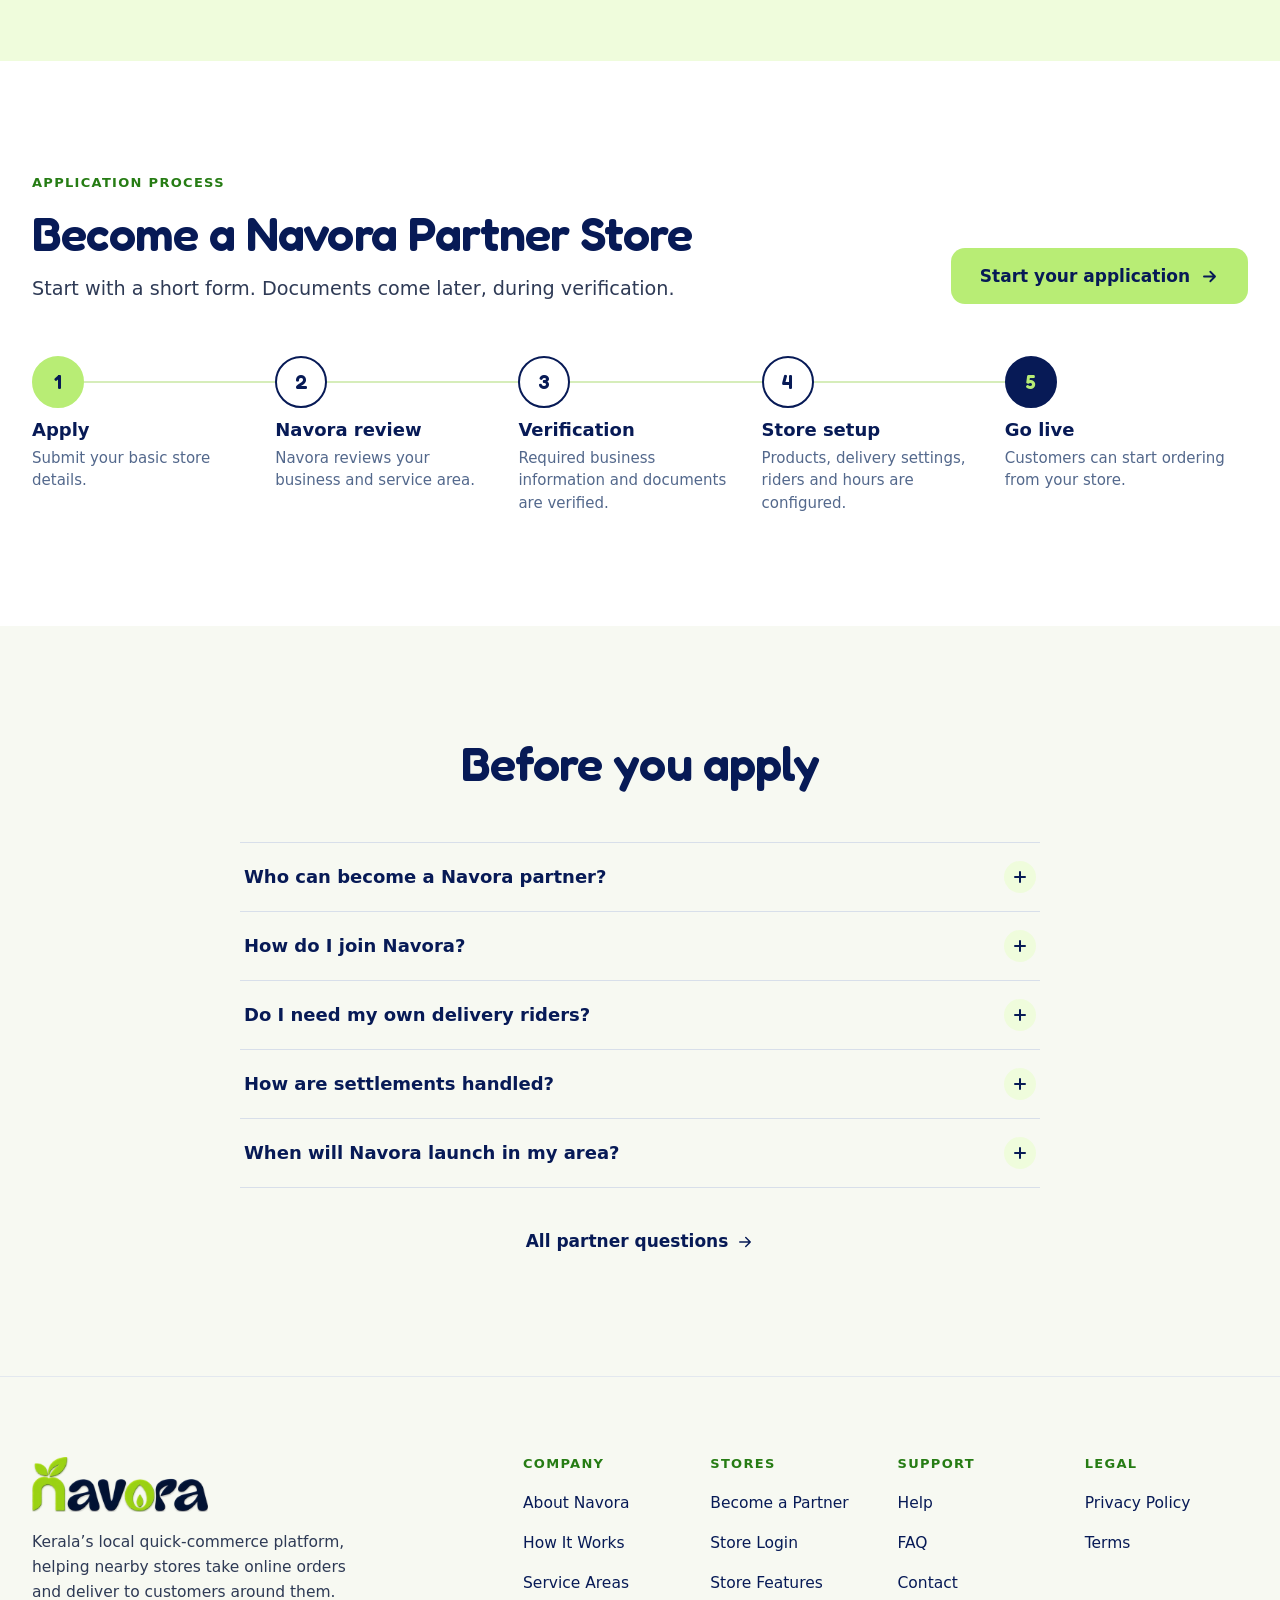
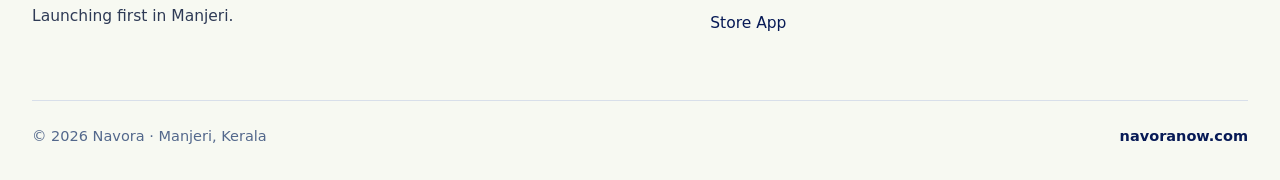
<file: partner.html>
<!doctype html>
<html lang="en" class="no-js">
<head>
<meta charset="utf-8">
<meta name="viewport" content="width=device-width, initial-scale=1">
<title>Partner With Us — Navora for Stores</title>
<meta name="description" content="Become a Navora Partner Store. Apply with a short form, then Navora reviews, verifies and helps set up your store before you go live.">
<meta name="theme-color" content="#EFFCDC">
<meta property="og:title" content="Partner With Us — Navora for Stores">
<meta property="og:description" content="Become a Navora Partner Store. Apply with a short form, then Navora reviews, verifies and helps set up your store before you go live.">
<meta property="og:type" content="website">
<link rel="icon" type="image/png" href="favicon.png">
<link rel="apple-touch-icon" href="apple-touch-icon.png">
<link rel="preload" href="fredoka-semibold.woff" as="font" type="font/woff" crossorigin>
<link rel="stylesheet" href="styles.css">
<script>document.documentElement.classList.remove('no-js');</script>
<script src="main.js" defer></script>
</head>
<body>
<a class="skip-link" href="#main">Skip to content</a>
<svg xmlns="http://www.w3.org/2000/svg" style="display:none" aria-hidden="true"><symbol id="i-store" viewBox="0 0 24 24"><path d="M3.5 9.5 5 4h14l1.5 5.5"/><path d="M4.5 10v10h15V10"/><path d="M3.5 9.5a2.8 2.8 0 0 0 5.6 0 2.8 2.8 0 0 0 5.8 0 2.8 2.8 0 0 0 5.6 0"/><path d="M9.5 20v-5h5v5"/></symbol><symbol id="i-bag" viewBox="0 0 24 24"><path d="M5 8h14l-1.2 11.2A2 2 0 0 1 15.8 21H8.2a2 2 0 0 1-2-1.8L5 8Z"/><path d="M9 8V6.5a3 3 0 0 1 6 0V8"/></symbol><symbol id="i-box" viewBox="0 0 24 24"><path d="M3.5 7.5 12 3l8.5 4.5v9L12 21l-8.5-4.5z"/><path d="m3.5 7.5 8.5 4.5 8.5-4.5"/><path d="M12 12v9"/></symbol><symbol id="i-scooter" viewBox="0 0 24 24"><circle cx="6" cy="17" r="2.5"/><circle cx="18" cy="17" r="2.5"/><path d="M8.5 17h6l2.3-6.5H13"/><path d="M15.6 10.5 14.2 5H12"/><path d="M3.5 13.5h5.5l1.5 3.5"/></symbol><symbol id="i-layers" viewBox="0 0 24 24"><path d="m12 3 9 4.8-9 4.8-9-4.8z"/><path d="m3 12.2 9 4.8 9-4.8"/><path d="m3 16.4 9 4.6 9-4.6"/></symbol><symbol id="i-wallet" viewBox="0 0 24 24"><rect x="3" y="6" width="18" height="14" rx="3"/><path d="M3 10h18"/><path d="M16 15h2"/><path d="M6 6 15.5 3.2a1.5 1.5 0 0 1 1.9 1L18 6"/></symbol><symbol id="i-pin" viewBox="0 0 24 24"><path d="M12 21s7-6.1 7-11.6A7 7 0 0 0 5 9.4C5 14.9 12 21 12 21Z"/><circle cx="12" cy="9.5" r="2.5"/></symbol><symbol id="i-users" viewBox="0 0 24 24"><circle cx="9" cy="8" r="3.5"/><path d="M2.5 20a6.5 6.5 0 0 1 13 0"/><path d="M16 4.6a3.5 3.5 0 0 1 0 6.8"/><path d="M21.5 20a6.5 6.5 0 0 0-3.4-5.7"/></symbol><symbol id="i-bell" viewBox="0 0 24 24"><path d="M6 16v-5a6 6 0 1 1 12 0v5l1.8 2H4.2z"/><path d="M10 21h4"/></symbol><symbol id="i-help" viewBox="0 0 24 24"><circle cx="12" cy="12" r="9"/><path d="M9.6 9.4a2.5 2.5 0 1 1 3.5 2.3c-.7.3-1.1.9-1.1 1.6v.4"/><path d="M12 17v.01"/></symbol><symbol id="i-check" viewBox="0 0 24 24"><path d="m5 12.5 4.5 4.5L19 7.5"/></symbol><symbol id="i-x" viewBox="0 0 24 24"><path d="M6 6l12 12M18 6 6 18"/></symbol><symbol id="i-clock" viewBox="0 0 24 24"><circle cx="12" cy="12" r="9"/><path d="M12 7v5l3.2 2"/></symbol><symbol id="i-tag" viewBox="0 0 24 24"><path d="M3.5 12V4.5H11l9.5 9.5-7 7z"/><circle cx="7.8" cy="8.8" r="1.4"/></symbol><symbol id="i-clipboard" viewBox="0 0 24 24"><rect x="5" y="4.5" width="14" height="16.5" rx="2.2"/><path d="M9 3.5h6V7H9z"/><path d="M9 11.5h6M9 15.5h4"/></symbol><symbol id="i-chart" viewBox="0 0 24 24"><path d="M4 20V4M4 20h16"/><path d="m8 15.5 3.5-4 3 2.5L20 8"/></symbol><symbol id="i-userplus" viewBox="0 0 24 24"><circle cx="9" cy="8" r="3.5"/><path d="M2.5 20a6.5 6.5 0 0 1 13 0"/><path d="M19 8v6M16 11h6"/></symbol><symbol id="i-arrow-r" viewBox="0 0 24 24"><path d="M5 12h14M13 6l6 6-6 6"/></symbol><symbol id="i-arrow-l" viewBox="0 0 24 24"><path d="M19 12H5M11 6l-6 6 6 6"/></symbol><symbol id="i-chev-r" viewBox="0 0 24 24"><path d="m9 6 6 6-6 6"/></symbol><symbol id="i-menu" viewBox="0 0 24 24"><path d="M4 7h16M4 12h16M4 17h16"/></symbol><symbol id="i-phone" viewBox="0 0 24 24"><rect x="6.5" y="2.5" width="11" height="19" rx="2.8"/><path d="M11 18.5h2"/></symbol><symbol id="i-shield" viewBox="0 0 24 24"><path d="M12 3 20 6v6c0 4.6-3.4 8.3-8 9-4.6-.7-8-4.4-8-9V6z"/><path d="m9 12 2 2 4-4"/></symbol><symbol id="i-link" viewBox="0 0 24 24"><path d="M10 14a4 4 0 0 0 5.7 0l3-3a4 4 0 0 0-5.7-5.7l-1 1"/><path d="M14 10a4 4 0 0 0-5.7 0l-3 3a4 4 0 0 0 5.7 5.7l1-1"/></symbol><symbol id="i-cart" viewBox="0 0 24 24"><path d="M3 4h2.4l2.3 11h10.5L21 7.5H6.4"/><circle cx="9.5" cy="19.3" r="1.5"/><circle cx="17" cy="19.3" r="1.5"/></symbol><symbol id="i-basket" viewBox="0 0 24 24"><path d="M3 10h18l-2 10H5z"/><path d="M7.5 10 11 4M16.5 10 13 4"/><path d="M9 13.5v3.5M12 13.5v3.5M15 13.5v3.5"/></symbol><symbol id="i-loaf" viewBox="0 0 24 24"><path d="M6 11.5A4 4 0 0 1 7 3.6h10a4 4 0 0 1 1 7.9V19a1.5 1.5 0 0 1-1.5 1.5h-9A1.5 1.5 0 0 1 6 19z"/><path d="M10 8v3.5M14 8v3.5"/></symbol><symbol id="i-apple" viewBox="0 0 24 24"><path d="M12 7.5c-1.6-1.3-5-1.4-6.3 1.6-1.4 3.2-.2 8.8 2.6 10.8 1.4 1 2.4.2 3.7.2s2.3.8 3.7-.2c2.8-2 4-7.6 2.6-10.8-1.3-3-4.7-2.9-6.3-1.6Z"/><path d="M12 7.5c0-2 .9-3.5 2.8-4"/></symbol><symbol id="i-star" viewBox="0 0 24 24"><path d="m12 3.5 2.5 5.3 5.8.7-4.3 4 1.1 5.7L12 16.4l-5.1 2.8L8 13.5l-4.3-4 5.8-.7z"/></symbol><symbol id="i-route" viewBox="0 0 24 24"><circle cx="6" cy="6" r="2.5"/><circle cx="18" cy="18" r="2.5"/><path d="M8.5 6H15a3.5 3.5 0 0 1 0 7H9a3.5 3.5 0 0 0 0 7h6.5"/></symbol><symbol id="i-chat" viewBox="0 0 24 24"><path d="M4 5h16v11H9.5L4 20z"/><path d="M8 9.5h8M8 12.5h5"/></symbol><symbol id="i-edit" viewBox="0 0 24 24"><path d="M4 20h4L19 9l-4-4L4 16z"/><path d="m13.5 6.5 4 4"/></symbol><symbol id="i-info" viewBox="0 0 24 24"><circle cx="12" cy="12" r="9"/><path d="M12 11v5.5M12 7.8v.01"/></symbol><symbol id="i-rupee" viewBox="0 0 24 24"><path d="M7 4h10M7 8.5h10"/><path d="M7 4c6 0 6 9.5 0 9.5H6l7.5 6.5"/></symbol><symbol id="i-leaf" viewBox="0 0 24 24"><path d="M5 19C5 11 10 5.5 19.5 5 19.5 14 14 19 6 19"/><path d="m5 19 7-7"/></symbol><symbol id="i-doc" viewBox="0 0 24 24"><path d="M7 3h7l5 5v13H7z"/><path d="M14 3v5h5M10 13h6M10 17h4"/></symbol><symbol id="i-home" viewBox="0 0 24 24"><path d="M3.5 11 12 4l8.5 7"/><path d="M5.5 9.5V20h13V9.5"/></symbol><symbol id="i-search" viewBox="0 0 24 24"><circle cx="11" cy="11" r="6.5"/><path d="m20 20-4.2-4.2"/></symbol><symbol id="i-alert" viewBox="0 0 24 24"><path d="M12 4 2.8 19.5h18.4z"/><path d="M12 10v4.5M12 17v.01"/></symbol><symbol id="i-key" viewBox="0 0 24 24"><circle cx="8" cy="15" r="4"/><path d="m11 12 8-8M16 7l2.5 2.5M14 9l2 2"/></symbol><symbol id="i-plus" viewBox="0 0 24 24"><path d="M12 5v14M5 12h14"/></symbol><symbol id="i-settings" viewBox="0 0 24 24"><circle cx="12" cy="12" r="3"/><path d="M12 3v2.5M12 18.5V21M3 12h2.5M18.5 12H21M5.6 5.6l1.8 1.8M16.6 16.6l1.8 1.8M5.6 18.4l1.8-1.8M16.6 7.4l1.8-1.8"/></symbol><symbol id="i-eye" viewBox="0 0 24 24"><path d="M2.5 12S6 5.5 12 5.5 21.5 12 21.5 12 18 18.5 12 18.5 2.5 12 2.5 12Z"/><circle cx="12" cy="12" r="3"/></symbol><symbol id="i-mail" viewBox="0 0 24 24"><rect x="3" y="5" width="18" height="14" rx="2.5"/><path d="m3.5 6.5 8.5 6.5 8.5-6.5"/></symbol></svg>
<header class="site-header" id="top">
  <div class="wrap header-bar">
    <a class="logo" href="index.html" aria-label="Navora for Stores — home"><img src="navora-logo-240.webp" srcset="navora-logo-240.webp 1x, navora-logo-480.webp 2x" width="240" height="75" alt="Navora"></a>
    <nav class="nav" aria-label="Main"><ul><li><a href="how-it-works.html">How It Works</a></li><li><a href="features.html">Features</a></li><li><a href="delivery.html">Delivery</a></li><li><a href="settlements.html">Settlements</a></li><li><a href="service-areas.html">Service Areas</a></li><li><a href="faq.html">FAQ</a></li></ul></nav>
    <div class="header-cta">
      <a class="btn btn-ghost btn-sm" href="login.html">Store Login</a>
      <a class="btn btn-primary btn-sm" href="partner.html#apply">Join Navora</a>
    </div>
    <button class="menu-btn" type="button" aria-expanded="false" aria-controls="mobile-menu" aria-label="Open menu"><svg class="ic i-menu" aria-hidden="true"><use href="#i-menu"/></svg><svg class="ic i-close" aria-hidden="true"><use href="#i-x"/></svg></button>
  </div>
  <div class="mobile-sheet" id="mobile-menu">
    <nav aria-label="Mobile"><ul><li><a class="m-link" href="index.html">Home<svg class="ic" aria-hidden="true"><use href="#i-chev-r"/></svg></a></li><li><a class="m-link" href="how-it-works.html">How It Works<svg class="ic" aria-hidden="true"><use href="#i-chev-r"/></svg></a></li><li><a class="m-link" href="features.html">Features<svg class="ic" aria-hidden="true"><use href="#i-chev-r"/></svg></a></li><li><a class="m-link" href="delivery.html">Delivery<svg class="ic" aria-hidden="true"><use href="#i-chev-r"/></svg></a></li><li><a class="m-link" href="settlements.html">Settlements<svg class="ic" aria-hidden="true"><use href="#i-chev-r"/></svg></a></li><li><a class="m-link" href="service-areas.html">Service Areas<svg class="ic" aria-hidden="true"><use href="#i-chev-r"/></svg></a></li><li><a class="m-link" href="faq.html">FAQ<svg class="ic" aria-hidden="true"><use href="#i-chev-r"/></svg></a></li><li><a class="m-link" href="partner.html" aria-current="page">Partner With Us<svg class="ic" aria-hidden="true"><use href="#i-chev-r"/></svg></a></li></ul></nav>
    <div class="m-cta"><a class="btn btn-secondary" href="login.html">Store Login</a><a class="btn btn-primary" href="partner.html#apply">Join Navora</a></div>
  </div>
</header>
<main id="main">
<section class="page-hero" aria-labelledby="ph-title">
<div class="wrap ph-grid">
<div class="ph-copy">
<nav class="crumbs" aria-label="Breadcrumb"><a href="index.html"><svg class="ic" aria-hidden="true"><use href="#i-arrow-l"/></svg>Home</a><span aria-hidden="true">/</span><span aria-current="page">Partner With Us</span></nav>
<span class="badge"><span class="dot"><svg class="ic" aria-hidden="true"><use href="#i-store"/></svg></span>For local store owners</span>
<h1 class="h1" id="ph-title">Bring your store to Navora</h1>
<p class="lead">Reach customers near you, keep full control of your store, and deliver your way. Applying takes one short form.</p>
<div class="btn-row"><a class="btn btn-primary btn-lg" href="#apply">Start application <svg class="ic" aria-hidden="true"><use href="#i-arrow-r"/></svg></a><a class="btn btn-secondary btn-lg" href="#process">How joining works</a></div>
</div>
<div class="ph-art"><img src="mascot-store-welcome.webp" width="560" height="568" alt="Navo, the Navora squirrel, waving in a store apron"></div>
</div>
</section>
<section class="section" id="types" aria-labelledby="types-title">
<div class="wrap">
<div class="head reveal">
<span class="eyebrow">Partner types</span>
<h2 class="h2" id="types-title">Built for local stores</h2>
<p class="lead">Navora is made for the shops your neighbourhood already trusts.</p>
</div>
<div class="types">
<article class="type reveal"><span class="ico"><svg class="ic" aria-hidden="true"><use href="#i-cart"/></svg></span><div><h3>Supermarkets</h3><p>Wide ranges and bigger weekly baskets.</p></div></article>
<article class="type reveal"><span class="ico"><svg class="ic" aria-hidden="true"><use href="#i-basket"/></svg></span><div><h3>Grocery stores</h3><p>Daily essentials from the shop next door.</p></div></article>
<article class="type reveal"><span class="ico"><svg class="ic" aria-hidden="true"><use href="#i-store"/></svg></span><div><h3>Mini markets</h3><p>Quick top-ups for nearby homes.</p></div></article>
<article class="type reveal"><span class="ico"><svg class="ic" aria-hidden="true"><use href="#i-loaf"/></svg></span><div><h3>Bakeries</h3><p>Fresh bread, snacks and cakes.</p></div></article>
<article class="type reveal"><span class="ico"><svg class="ic" aria-hidden="true"><use href="#i-apple"/></svg></span><div><h3>Fruits &amp; vegetables</h3><p>Fresh produce sold by weight or piece.</p></div></article>
<article class="type reveal"><span class="ico"><svg class="ic" aria-hidden="true"><use href="#i-star"/></svg></span><div><h3>Specialty stores</h3><p>Meat &amp; fish, local specialities and other approved retailers.</p></div></article>
</div>
<p class="types-note reveal">Store categories are enabled step by step. Every partner application is reviewed by Navora.</p>
</div>
</section>

<section class="section bg-tint" id="why" aria-labelledby="why-title">
<div class="wrap why">
<div class="why-left reveal">
<span class="eyebrow">Why Navora</span>
<h2 class="h2" id="why-title">A local platform that keeps you in charge</h2>
<p class="lead">Navora is built around neighbourhood shops — not warehouses. Customers get their nearby stores on one app, and you decide how your store runs.</p>
<a class="btn btn-primary btn-lg" href="partner.html#apply" style="align-self:flex-start">Join Navora <svg class="ic" aria-hidden="true"><use href="#i-arrow-r"/></svg></a>
<img src="mascot-store-thumbs.webp" width="520" height="540" alt="Navo, the Navora squirrel, giving a thumbs up in a store apron" loading="lazy">
</div>
<ul class="why-list">
<li class="reveal"><span class="tick"><svg class="ic" aria-hidden="true"><use href="#i-check"/></svg></span><div><h3>Reach nearby customers</h3><p>Let people around you discover your store and order through Navora.</p></div></li>
<li class="reveal"><span class="tick"><svg class="ic" aria-hidden="true"><use href="#i-check"/></svg></span><div><h3>Keep control of your operations</h3><p>You manage prices, stock, products, staff and availability.</p></div></li>
<li class="reveal"><span class="tick"><svg class="ic" aria-hidden="true"><use href="#i-check"/></svg></span><div><h3>Flexible delivery</h3><p>Use Navora riders or your own delivery team.</p></div></li>
<li class="reveal"><span class="tick"><svg class="ic" aria-hidden="true"><use href="#i-check"/></svg></span><div><h3>Simple order management</h3><p>Receive, prepare and track orders from one place.</p></div></li>
<li class="reveal"><span class="tick"><svg class="ic" aria-hidden="true"><use href="#i-check"/></svg></span><div><h3>Local-first platform</h3><p>Built around local shops and the communities they serve.</p></div></li>
</ul>
</div>
</section>

<section class="section bg-tint" id="apply" aria-labelledby="apply-title">
<div class="wrap">
<div class="head center">
<span class="eyebrow">Partner application</span>
<h2 class="h2" id="apply-title">Apply in four short steps</h2>
<p class="lead">No documents needed now — verification comes after Navora reviews your application.</p>
</div>
<div class="form-panel">
<form data-apply novalidate aria-labelledby="apply-title">
<ol class="progress" aria-label="Application progress">
<li class="current" aria-current="step"><span class="pc"><span class="num">1</span><svg class="ic" aria-hidden="true"><use href="#i-check"/></svg></span><span class="lbl">Business</span></li>
<li><span class="pc"><span class="num">2</span><svg class="ic" aria-hidden="true"><use href="#i-check"/></svg></span><span class="lbl">Location</span></li>
<li><span class="pc"><span class="num">3</span><svg class="ic" aria-hidden="true"><use href="#i-check"/></svg></span><span class="lbl">Delivery</span></li>
<li><span class="pc"><span class="num">4</span><svg class="ic" aria-hidden="true"><use href="#i-check"/></svg></span><span class="lbl">Review</span></li>
</ol>

<section class="step active" data-step="1" aria-labelledby="st1">
<div class="step-title"><h3 id="st1" tabindex="-1">Business details</h3><p>Tell us about your store and who we should talk to.</p></div>
<div class="grid2">
<div class="field full"><label for="f-store">Store name</label><input class="input" id="f-store" name="store_name" required autocomplete="organization" placeholder="e.g. Malabar Fresh Supermarket" data-req="Enter your store name." aria-describedby="e-store"><span class="err" id="e-store"><svg class="ic" aria-hidden="true"><use href="#i-alert"/></svg>Enter your store name.</span></div>
<div class="field"><label for="f-owner">Owner / contact person</label><input class="input" id="f-owner" name="owner_name" required autocomplete="name" placeholder="Full name" data-req="Enter the contact person’s name." aria-describedby="e-owner"><span class="err" id="e-owner"><svg class="ic" aria-hidden="true"><use href="#i-alert"/></svg>Enter the contact person’s name.</span></div>
<div class="field"><label for="f-mobile">Mobile number</label><div class="igroup"><span class="pre">+91</span><input class="input" id="f-mobile" name="mobile" type="tel" inputmode="numeric" autocomplete="tel-national" required data-type="mobile" placeholder="10-digit mobile number" data-req="Enter your mobile number." data-bad="Enter a valid 10-digit Indian mobile number." aria-describedby="h-mobile e-mobile"></div><span class="help" id="h-mobile">Navora will use this number to contact you about your application.</span><span class="err" id="e-mobile"><svg class="ic" aria-hidden="true"><use href="#i-alert"/></svg>Enter your mobile number.</span><span class="ok"><svg class="ic" aria-hidden="true"><use href="#i-check"/></svg>Looks good</span></div>
<div class="field full"><label for="f-type">Business type</label><select class="select" id="f-type" name="business_type" required data-req="Choose your business type." aria-describedby="e-type"><option value="">Select business type</option><option>Supermarket</option><option>Grocery store</option><option>Mini market</option><option>Bakery</option><option>Fruits &amp; vegetables store</option><option>Meat &amp; fish store</option><option>Local specialty store</option><option>Other local retailer</option></select><span class="err" id="e-type"><svg class="ic" aria-hidden="true"><use href="#i-alert"/></svg>Choose your business type.</span></div>
</div>
</section>

<section class="step" data-step="2" aria-labelledby="st2">
<div class="step-title"><h3 id="st2" tabindex="-1">Store location</h3><p>Where customers and riders will find your store.</p></div>
<div class="grid2">
<div class="field full"><label for="f-address">Store address</label><textarea class="textarea" id="f-address" name="address" rows="3" required autocomplete="street-address" placeholder="Building, street and landmark" data-req="Enter your store address." aria-describedby="e-address"></textarea><span class="err" id="e-address"><svg class="ic" aria-hidden="true"><use href="#i-alert"/></svg>Enter your store address.</span></div>
<div class="field"><label for="f-area">Area</label><input class="input" id="f-area" name="area" required placeholder="e.g. Central Junction" data-req="Enter your area." aria-describedby="e-area"><span class="err" id="e-area"><svg class="ic" aria-hidden="true"><use href="#i-alert"/></svg>Enter your area.</span></div>
<div class="field"><label for="f-city">City</label><input class="input" id="f-city" name="city" required autocomplete="address-level2" placeholder="e.g. Manjeri" data-req="Enter your city." aria-describedby="e-city"><span class="err" id="e-city"><svg class="ic" aria-hidden="true"><use href="#i-alert"/></svg>Enter your city.</span></div>
<div class="field"><label for="f-pin">Pincode</label><input class="input" id="f-pin" name="pincode" inputmode="numeric" autocomplete="postal-code" required data-type="pincode" placeholder="6-digit pincode" data-req="Enter your pincode." data-bad="Enter a valid 6-digit pincode." aria-describedby="e-pin"><span class="err" id="e-pin"><svg class="ic" aria-hidden="true"><use href="#i-alert"/></svg>Enter your pincode.</span><span class="ok"><svg class="ic" aria-hidden="true"><use href="#i-check"/></svg>Looks good</span></div>
<div class="field"><label for="f-sa">Preferred service area</label><select class="select" id="f-sa" name="service_area" required data-req="Choose a service area." aria-describedby="e-sa"><option value="">Select service area</option><option>Manjeri</option><option>Malappuram</option><option>Elsewhere in Kerala</option></select><span class="err" id="e-sa"><svg class="ic" aria-hidden="true"><use href="#i-alert"/></svg>Choose a service area.</span></div>
</div>
</section>

<section class="step" data-step="3" aria-labelledby="st3">
<div class="step-title"><h3 id="st3" tabindex="-1">Delivery</h3><p>This helps us understand how your store delivers today. You can use Navora riders either way.</p></div>
<div class="field qcard" data-msg="Choose Yes or No.">
<fieldset aria-describedby="e-del"><legend>Do you currently provide delivery?</legend>
<div class="choices">
<label class="choice"><input type="radio" name="delivers" value="yes" data-label="Yes" required><span class="box">Yes<small>We deliver to customers today</small></span></label>
<label class="choice"><input type="radio" name="delivers" value="no" data-label="No"><span class="box">No<small>We don’t deliver yet</small></span></label>
</div></fieldset>
<span class="err" id="e-del"><svg class="ic" aria-hidden="true"><use href="#i-alert"/></svg>Choose Yes or No.</span>
</div>
<div class="reveal-block" data-if="delivers=yes">
<div class="field"><label for="f-radius">Approximate delivery radius</label><select class="select" id="f-radius" name="radius" required data-req="Choose your delivery radius." aria-describedby="e-radius"><option value="">Select radius</option><option>Up to 1 km</option><option>Up to 2 km</option><option>Up to 3 km</option><option>Up to 5 km</option><option>More than 5 km</option></select><span class="err" id="e-radius"><svg class="ic" aria-hidden="true"><use href="#i-alert"/></svg>Choose your delivery radius.</span></div>
<div class="field qcard" data-msg="Choose Yes or No.">
<fieldset aria-describedby="e-own"><legend>Do you have your own riders?</legend>
<div class="choices">
<label class="choice"><input type="radio" name="own_riders" value="yes" data-label="Yes" required><span class="box">Yes<small>We have delivery staff</small></span></label>
<label class="choice"><input type="radio" name="own_riders" value="no" data-label="No"><span class="box">No<small>We’d use Navora riders</small></span></label>
</div></fieldset>
<span class="err" id="e-own"><svg class="ic" aria-hidden="true"><use href="#i-alert"/></svg>Choose Yes or No.</span>
</div>
</div>
</section>

<section class="step" data-step="4" aria-labelledby="st4">
<div class="step-title"><h3 id="st4" tabindex="-1">Review your application</h3><p>Check your details. Use Edit to change anything.</p></div>
<div class="review" data-review></div>
<div class="field" data-msg="Please confirm to continue."><label class="check"><input type="checkbox" name="consent" required aria-describedby="e-consent">I confirm these details are correct and agree to be contacted by Navora about my application. I have read the <a href="privacy.html">Privacy Policy</a>.</label><span class="err" id="e-consent"><svg class="ic" aria-hidden="true"><use href="#i-alert"/></svg>Please confirm to continue.</span></div>
</section>

<div class="step-nav">
<button class="btn btn-secondary" type="button" data-back hidden><svg class="ic" aria-hidden="true"><use href="#i-arrow-l"/></svg>Back</button>
<span class="grow"></span>
<button class="btn btn-primary" type="button" data-next>Continue <svg class="ic" aria-hidden="true"><use href="#i-arrow-r"/></svg></button>
<button class="btn btn-primary" type="submit" data-submit hidden>Submit Application <svg class="ic" aria-hidden="true"><use href="#i-check"/></svg></button>
</div>
</form>

<div class="done-state" data-done role="status" aria-live="polite">
<span class="big-check"><svg class="ic" aria-hidden="true"><use href="#i-check"/></svg></span>
<h3 tabindex="-1">Application Preview Complete</h3>
<p>Thanks — the application for <b data-done-name></b> is filled in and ready. This website is a preview, so your details have <b>not</b> been sent to Navora. Live submission will be enabled once the Navora backend is connected.</p>
<div class="btn-row" style="justify-content:center"><button class="btn btn-secondary" type="button" data-restart>Start over</button><a class="btn btn-primary" href="how-it-works.html">See what happens next <svg class="ic" aria-hidden="true"><use href="#i-arrow-r"/></svg></a></div>
</div>
<p class="preview-note mt-24" style="justify-content:center"><svg class="ic" aria-hidden="true"><use href="#i-shield"/></svg>Preview only — nothing you enter here leaves your browser.</p>
</div>
</div>
</section>

<section class="section" id="process" aria-labelledby="jr-title">
<div class="wrap">
<div class="head-row">
<div class="head reveal">
<span class="eyebrow">Application process</span>
<h2 class="h2" id="jr-title">Become a Navora Partner Store</h2>
<p class="lead">Start with a short form. Documents come later, during verification.</p>
</div>
<a class="btn btn-primary btn-lg reveal" href="partner.html#apply">Start your application <svg class="ic" aria-hidden="true"><use href="#i-arrow-r"/></svg></a>
</div>
<ol class="journey reveal">
<li><span class="dot">1</span><div class="t"><h3>Apply</h3><p>Submit your basic store details.</p></div></li>
<li><span class="dot">2</span><div class="t"><h3>Navora review</h3><p>Navora reviews your business and service area.</p></div></li>
<li><span class="dot">3</span><div class="t"><h3>Verification</h3><p>Required business information and documents are verified.</p></div></li>
<li><span class="dot">4</span><div class="t"><h3>Store setup</h3><p>Products, delivery settings, riders and hours are configured.</p></div></li>
<li><span class="dot">5</span><div class="t"><h3>Go live</h3><p>Customers can start ordering from your store.</p></div></li>
</ol>
</div>
</section>

<section class="section bg-warm" aria-labelledby="pf-title">
<div class="wrap">
<div class="head center"><h2 class="h2" id="pf-title">Before you apply</h2></div>
<div class="faq"><div class="faq-item"><h3><button class="faq-btn" type="button" id="fq1" aria-expanded="false" aria-controls="fa1">Who can become a Navora partner?<span class="faq-sign" aria-hidden="true"></span></button></h3><div class="faq-panel" id="fa1" role="region" aria-labelledby="fq1"><div><p>Local retail stores in areas where Navora operates — such as supermarkets, grocery stores, mini markets, bakeries, fruit and vegetable stores and other approved local retailers.</p><p>Every application is reviewed, and store categories are enabled step by step.</p></div></div></div><div class="faq-item"><h3><button class="faq-btn" type="button" id="fq2" aria-expanded="false" aria-controls="fa2">How do I join Navora?<span class="faq-sign" aria-hidden="true"></span></button></h3><div class="faq-panel" id="fa2" role="region" aria-labelledby="fq2"><div><p>Fill in the partner application with your basic store details. Navora then reviews your business and service area, verifies the required business information and documents, helps you set up your store, and you go live.</p></div></div></div><div class="faq-item"><h3><button class="faq-btn" type="button" id="fq3" aria-expanded="false" aria-controls="fa3">Do I need my own delivery riders?<span class="faq-sign" aria-hidden="true"></span></button></h3><div class="faq-panel" id="fa3" role="region" aria-labelledby="fq3"><div><p>No. You can use Navora Delivery, where Navora assigns an available Navora rider, or deliver with your own team — whichever suits your store.</p></div></div></div><div class="faq-item"><h3><button class="faq-btn" type="button" id="fq4" aria-expanded="false" aria-controls="fa4">How are settlements handled?<span class="faq-sign" aria-hidden="true"></span></button></h3><div class="faq-panel" id="fa4" role="region" aria-labelledby="fq4"><div><p>Each completed order is recorded as a settlement in the Store app, where you can follow settlement status and payout history.</p><p>Commission and payout terms will be shown during partner onboarding.</p></div></div></div><div class="faq-item"><h3><button class="faq-btn" type="button" id="fq5" aria-expanded="false" aria-controls="fa5">When will Navora launch in my area?<span class="faq-sign" aria-hidden="true"></span></button></h3><div class="faq-panel" id="fa5" role="region" aria-labelledby="fq5"><div><p>Navora is launching first in Manjeri, followed by Malappuram and more of Kerala. Expansion areas may change based on operational availability. You can still apply from outside Manjeri.</p></div></div></div></div>
<div class="faq-more"><a class="link-arrow" href="faq.html">All partner questions <svg class="ic" aria-hidden="true"><use href="#i-arrow-r"/></svg></a></div>
</div>
</section>

</main>
<footer class="site-footer">
  <div class="wrap">
    <div class="f-top">
      <div class="f-brand">
        <a href="index.html" aria-label="Navora — home"><img src="navora-logo-480.webp" width="480" height="150" alt="Navora" loading="lazy"></a>
        <p>Kerala’s local quick-commerce platform, helping nearby stores take online orders and deliver to customers around them. Launching first in Manjeri.</p>
      </div>
      <div class="f-cols">
        <nav aria-labelledby="fc1"><h2 id="fc1">Company</h2><ul><li><a href="index.html#about">About Navora</a></li><li><a href="how-it-works.html">How It Works</a></li><li><a href="service-areas.html">Service Areas</a></li></ul></nav>
        <nav aria-labelledby="fc2"><h2 id="fc2">Stores</h2><ul><li><a href="partner.html">Become a Partner</a></li><li><a href="login.html">Store Login</a></li><li><a href="features.html">Store Features</a></li><li><a href="store-app.html">Store App</a></li></ul></nav>
        <nav aria-labelledby="fc3"><h2 id="fc3">Support</h2><ul><li><a href="help.html">Help</a></li><li><a href="faq.html">FAQ</a></li><li><a href="help.html#contact">Contact</a></li></ul></nav>
        <nav aria-labelledby="fc4"><h2 id="fc4">Legal</h2><ul><li><a href="privacy.html">Privacy Policy</a></li><li><a href="terms.html">Terms</a></li></ul></nav>
      </div>
    </div>
    <div class="f-bottom"><span>© <span data-year>2026</span> Navora · Manjeri, Kerala</span><a href="https://navoranow.com">navoranow.com</a></div>
  </div>
</footer>
</body>
</html>
</file>
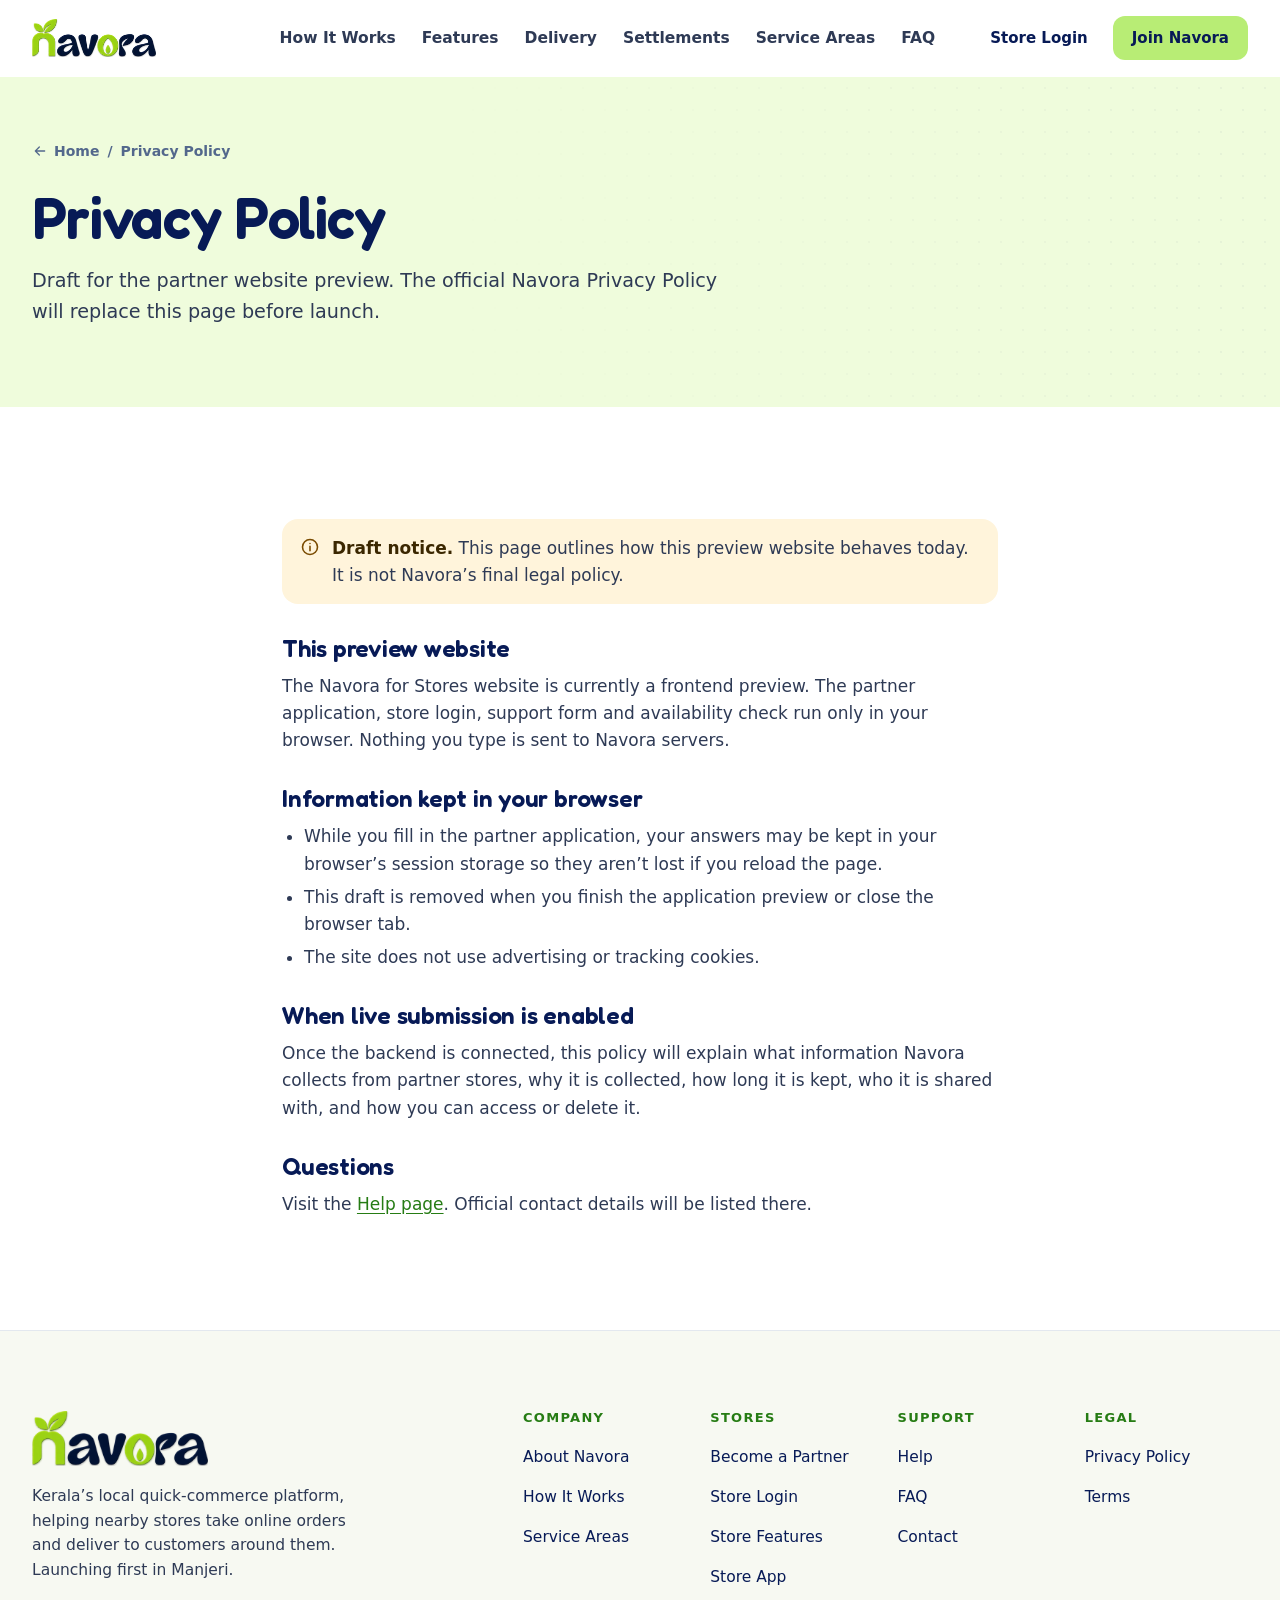
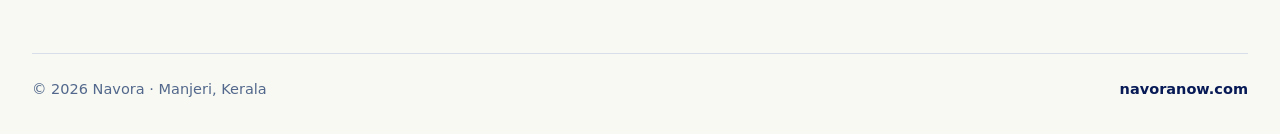
<file: privacy.html>
<!doctype html>
<html lang="en" class="no-js">
<head>
<meta charset="utf-8">
<meta name="viewport" content="width=device-width, initial-scale=1">
<title>Privacy Policy — Navora for Stores</title>
<meta name="description" content="How the Navora for Stores website handles information.">
<meta name="theme-color" content="#EFFCDC">
<meta property="og:title" content="Privacy Policy — Navora for Stores">
<meta property="og:description" content="How the Navora for Stores website handles information.">
<meta property="og:type" content="website">
<link rel="icon" type="image/png" href="favicon.png">
<link rel="apple-touch-icon" href="apple-touch-icon.png">
<link rel="preload" href="fredoka-semibold.woff" as="font" type="font/woff" crossorigin>
<link rel="stylesheet" href="styles.css">
<script>document.documentElement.classList.remove('no-js');</script>
<script src="main.js" defer></script>
</head>
<body>
<a class="skip-link" href="#main">Skip to content</a>
<svg xmlns="http://www.w3.org/2000/svg" style="display:none" aria-hidden="true"><symbol id="i-store" viewBox="0 0 24 24"><path d="M3.5 9.5 5 4h14l1.5 5.5"/><path d="M4.5 10v10h15V10"/><path d="M3.5 9.5a2.8 2.8 0 0 0 5.6 0 2.8 2.8 0 0 0 5.8 0 2.8 2.8 0 0 0 5.6 0"/><path d="M9.5 20v-5h5v5"/></symbol><symbol id="i-bag" viewBox="0 0 24 24"><path d="M5 8h14l-1.2 11.2A2 2 0 0 1 15.8 21H8.2a2 2 0 0 1-2-1.8L5 8Z"/><path d="M9 8V6.5a3 3 0 0 1 6 0V8"/></symbol><symbol id="i-box" viewBox="0 0 24 24"><path d="M3.5 7.5 12 3l8.5 4.5v9L12 21l-8.5-4.5z"/><path d="m3.5 7.5 8.5 4.5 8.5-4.5"/><path d="M12 12v9"/></symbol><symbol id="i-scooter" viewBox="0 0 24 24"><circle cx="6" cy="17" r="2.5"/><circle cx="18" cy="17" r="2.5"/><path d="M8.5 17h6l2.3-6.5H13"/><path d="M15.6 10.5 14.2 5H12"/><path d="M3.5 13.5h5.5l1.5 3.5"/></symbol><symbol id="i-layers" viewBox="0 0 24 24"><path d="m12 3 9 4.8-9 4.8-9-4.8z"/><path d="m3 12.2 9 4.8 9-4.8"/><path d="m3 16.4 9 4.6 9-4.6"/></symbol><symbol id="i-wallet" viewBox="0 0 24 24"><rect x="3" y="6" width="18" height="14" rx="3"/><path d="M3 10h18"/><path d="M16 15h2"/><path d="M6 6 15.5 3.2a1.5 1.5 0 0 1 1.9 1L18 6"/></symbol><symbol id="i-pin" viewBox="0 0 24 24"><path d="M12 21s7-6.1 7-11.6A7 7 0 0 0 5 9.4C5 14.9 12 21 12 21Z"/><circle cx="12" cy="9.5" r="2.5"/></symbol><symbol id="i-users" viewBox="0 0 24 24"><circle cx="9" cy="8" r="3.5"/><path d="M2.5 20a6.5 6.5 0 0 1 13 0"/><path d="M16 4.6a3.5 3.5 0 0 1 0 6.8"/><path d="M21.5 20a6.5 6.5 0 0 0-3.4-5.7"/></symbol><symbol id="i-bell" viewBox="0 0 24 24"><path d="M6 16v-5a6 6 0 1 1 12 0v5l1.8 2H4.2z"/><path d="M10 21h4"/></symbol><symbol id="i-help" viewBox="0 0 24 24"><circle cx="12" cy="12" r="9"/><path d="M9.6 9.4a2.5 2.5 0 1 1 3.5 2.3c-.7.3-1.1.9-1.1 1.6v.4"/><path d="M12 17v.01"/></symbol><symbol id="i-check" viewBox="0 0 24 24"><path d="m5 12.5 4.5 4.5L19 7.5"/></symbol><symbol id="i-x" viewBox="0 0 24 24"><path d="M6 6l12 12M18 6 6 18"/></symbol><symbol id="i-clock" viewBox="0 0 24 24"><circle cx="12" cy="12" r="9"/><path d="M12 7v5l3.2 2"/></symbol><symbol id="i-tag" viewBox="0 0 24 24"><path d="M3.5 12V4.5H11l9.5 9.5-7 7z"/><circle cx="7.8" cy="8.8" r="1.4"/></symbol><symbol id="i-clipboard" viewBox="0 0 24 24"><rect x="5" y="4.5" width="14" height="16.5" rx="2.2"/><path d="M9 3.5h6V7H9z"/><path d="M9 11.5h6M9 15.5h4"/></symbol><symbol id="i-chart" viewBox="0 0 24 24"><path d="M4 20V4M4 20h16"/><path d="m8 15.5 3.5-4 3 2.5L20 8"/></symbol><symbol id="i-userplus" viewBox="0 0 24 24"><circle cx="9" cy="8" r="3.5"/><path d="M2.5 20a6.5 6.5 0 0 1 13 0"/><path d="M19 8v6M16 11h6"/></symbol><symbol id="i-arrow-r" viewBox="0 0 24 24"><path d="M5 12h14M13 6l6 6-6 6"/></symbol><symbol id="i-arrow-l" viewBox="0 0 24 24"><path d="M19 12H5M11 6l-6 6 6 6"/></symbol><symbol id="i-chev-r" viewBox="0 0 24 24"><path d="m9 6 6 6-6 6"/></symbol><symbol id="i-menu" viewBox="0 0 24 24"><path d="M4 7h16M4 12h16M4 17h16"/></symbol><symbol id="i-phone" viewBox="0 0 24 24"><rect x="6.5" y="2.5" width="11" height="19" rx="2.8"/><path d="M11 18.5h2"/></symbol><symbol id="i-shield" viewBox="0 0 24 24"><path d="M12 3 20 6v6c0 4.6-3.4 8.3-8 9-4.6-.7-8-4.4-8-9V6z"/><path d="m9 12 2 2 4-4"/></symbol><symbol id="i-link" viewBox="0 0 24 24"><path d="M10 14a4 4 0 0 0 5.7 0l3-3a4 4 0 0 0-5.7-5.7l-1 1"/><path d="M14 10a4 4 0 0 0-5.7 0l-3 3a4 4 0 0 0 5.7 5.7l1-1"/></symbol><symbol id="i-cart" viewBox="0 0 24 24"><path d="M3 4h2.4l2.3 11h10.5L21 7.5H6.4"/><circle cx="9.5" cy="19.3" r="1.5"/><circle cx="17" cy="19.3" r="1.5"/></symbol><symbol id="i-basket" viewBox="0 0 24 24"><path d="M3 10h18l-2 10H5z"/><path d="M7.5 10 11 4M16.5 10 13 4"/><path d="M9 13.5v3.5M12 13.5v3.5M15 13.5v3.5"/></symbol><symbol id="i-loaf" viewBox="0 0 24 24"><path d="M6 11.5A4 4 0 0 1 7 3.6h10a4 4 0 0 1 1 7.9V19a1.5 1.5 0 0 1-1.5 1.5h-9A1.5 1.5 0 0 1 6 19z"/><path d="M10 8v3.5M14 8v3.5"/></symbol><symbol id="i-apple" viewBox="0 0 24 24"><path d="M12 7.5c-1.6-1.3-5-1.4-6.3 1.6-1.4 3.2-.2 8.8 2.6 10.8 1.4 1 2.4.2 3.7.2s2.3.8 3.7-.2c2.8-2 4-7.6 2.6-10.8-1.3-3-4.7-2.9-6.3-1.6Z"/><path d="M12 7.5c0-2 .9-3.5 2.8-4"/></symbol><symbol id="i-star" viewBox="0 0 24 24"><path d="m12 3.5 2.5 5.3 5.8.7-4.3 4 1.1 5.7L12 16.4l-5.1 2.8L8 13.5l-4.3-4 5.8-.7z"/></symbol><symbol id="i-route" viewBox="0 0 24 24"><circle cx="6" cy="6" r="2.5"/><circle cx="18" cy="18" r="2.5"/><path d="M8.5 6H15a3.5 3.5 0 0 1 0 7H9a3.5 3.5 0 0 0 0 7h6.5"/></symbol><symbol id="i-chat" viewBox="0 0 24 24"><path d="M4 5h16v11H9.5L4 20z"/><path d="M8 9.5h8M8 12.5h5"/></symbol><symbol id="i-edit" viewBox="0 0 24 24"><path d="M4 20h4L19 9l-4-4L4 16z"/><path d="m13.5 6.5 4 4"/></symbol><symbol id="i-info" viewBox="0 0 24 24"><circle cx="12" cy="12" r="9"/><path d="M12 11v5.5M12 7.8v.01"/></symbol><symbol id="i-rupee" viewBox="0 0 24 24"><path d="M7 4h10M7 8.5h10"/><path d="M7 4c6 0 6 9.5 0 9.5H6l7.5 6.5"/></symbol><symbol id="i-leaf" viewBox="0 0 24 24"><path d="M5 19C5 11 10 5.5 19.5 5 19.5 14 14 19 6 19"/><path d="m5 19 7-7"/></symbol><symbol id="i-doc" viewBox="0 0 24 24"><path d="M7 3h7l5 5v13H7z"/><path d="M14 3v5h5M10 13h6M10 17h4"/></symbol><symbol id="i-home" viewBox="0 0 24 24"><path d="M3.5 11 12 4l8.5 7"/><path d="M5.5 9.5V20h13V9.5"/></symbol><symbol id="i-search" viewBox="0 0 24 24"><circle cx="11" cy="11" r="6.5"/><path d="m20 20-4.2-4.2"/></symbol><symbol id="i-alert" viewBox="0 0 24 24"><path d="M12 4 2.8 19.5h18.4z"/><path d="M12 10v4.5M12 17v.01"/></symbol><symbol id="i-key" viewBox="0 0 24 24"><circle cx="8" cy="15" r="4"/><path d="m11 12 8-8M16 7l2.5 2.5M14 9l2 2"/></symbol><symbol id="i-plus" viewBox="0 0 24 24"><path d="M12 5v14M5 12h14"/></symbol><symbol id="i-settings" viewBox="0 0 24 24"><circle cx="12" cy="12" r="3"/><path d="M12 3v2.5M12 18.5V21M3 12h2.5M18.5 12H21M5.6 5.6l1.8 1.8M16.6 16.6l1.8 1.8M5.6 18.4l1.8-1.8M16.6 7.4l1.8-1.8"/></symbol><symbol id="i-eye" viewBox="0 0 24 24"><path d="M2.5 12S6 5.5 12 5.5 21.5 12 21.5 12 18 18.5 12 18.5 2.5 12 2.5 12Z"/><circle cx="12" cy="12" r="3"/></symbol><symbol id="i-mail" viewBox="0 0 24 24"><rect x="3" y="5" width="18" height="14" rx="2.5"/><path d="m3.5 6.5 8.5 6.5 8.5-6.5"/></symbol></svg>
<header class="site-header" id="top">
  <div class="wrap header-bar">
    <a class="logo" href="index.html" aria-label="Navora for Stores — home"><img src="navora-logo-240.webp" srcset="navora-logo-240.webp 1x, navora-logo-480.webp 2x" width="240" height="75" alt="Navora"></a>
    <nav class="nav" aria-label="Main"><ul><li><a href="how-it-works.html">How It Works</a></li><li><a href="features.html">Features</a></li><li><a href="delivery.html">Delivery</a></li><li><a href="settlements.html">Settlements</a></li><li><a href="service-areas.html">Service Areas</a></li><li><a href="faq.html">FAQ</a></li></ul></nav>
    <div class="header-cta">
      <a class="btn btn-ghost btn-sm" href="login.html">Store Login</a>
      <a class="btn btn-primary btn-sm" href="partner.html#apply">Join Navora</a>
    </div>
    <button class="menu-btn" type="button" aria-expanded="false" aria-controls="mobile-menu" aria-label="Open menu"><svg class="ic i-menu" aria-hidden="true"><use href="#i-menu"/></svg><svg class="ic i-close" aria-hidden="true"><use href="#i-x"/></svg></button>
  </div>
  <div class="mobile-sheet" id="mobile-menu">
    <nav aria-label="Mobile"><ul><li><a class="m-link" href="index.html">Home<svg class="ic" aria-hidden="true"><use href="#i-chev-r"/></svg></a></li><li><a class="m-link" href="how-it-works.html">How It Works<svg class="ic" aria-hidden="true"><use href="#i-chev-r"/></svg></a></li><li><a class="m-link" href="features.html">Features<svg class="ic" aria-hidden="true"><use href="#i-chev-r"/></svg></a></li><li><a class="m-link" href="delivery.html">Delivery<svg class="ic" aria-hidden="true"><use href="#i-chev-r"/></svg></a></li><li><a class="m-link" href="settlements.html">Settlements<svg class="ic" aria-hidden="true"><use href="#i-chev-r"/></svg></a></li><li><a class="m-link" href="service-areas.html">Service Areas<svg class="ic" aria-hidden="true"><use href="#i-chev-r"/></svg></a></li><li><a class="m-link" href="faq.html">FAQ<svg class="ic" aria-hidden="true"><use href="#i-chev-r"/></svg></a></li><li><a class="m-link" href="partner.html">Partner With Us<svg class="ic" aria-hidden="true"><use href="#i-chev-r"/></svg></a></li></ul></nav>
    <div class="m-cta"><a class="btn btn-secondary" href="login.html">Store Login</a><a class="btn btn-primary" href="partner.html#apply">Join Navora</a></div>
  </div>
</header>
<main id="main">
<section class="page-hero" aria-labelledby="ph-title">
<div class="wrap ph-grid solo">
<div class="ph-copy">
<nav class="crumbs" aria-label="Breadcrumb"><a href="index.html"><svg class="ic" aria-hidden="true"><use href="#i-arrow-l"/></svg>Home</a><span aria-hidden="true">/</span><span aria-current="page">Privacy Policy</span></nav>
<h1 class="h1" id="ph-title">Privacy Policy</h1>
<p class="lead">Draft for the partner website preview. The official Navora Privacy Policy will replace this page before launch.</p>
</div>
</div>
</section>
<section class="section">
<div class="wrap legal">
<p class="note"><svg class="ic" aria-hidden="true"><use href="#i-info"/></svg><span><b>Draft notice.</b> This page outlines how this preview website behaves today. It is not Navora’s final legal policy.</span></p>
<section><h2>This preview website</h2><p>The Navora for Stores website is currently a frontend preview. The partner application, store login, support form and availability check run only in your browser. Nothing you type is sent to Navora servers.</p></section>
<section><h2>Information kept in your browser</h2><ul><li>While you fill in the partner application, your answers may be kept in your browser’s session storage so they aren’t lost if you reload the page.</li><li>This draft is removed when you finish the application preview or close the browser tab.</li><li>The site does not use advertising or tracking cookies.</li></ul></section>
<section><h2>When live submission is enabled</h2><p>Once the backend is connected, this policy will explain what information Navora collects from partner stores, why it is collected, how long it is kept, who it is shared with, and how you can access or delete it.</p></section>
<section><h2>Questions</h2><p>Visit the <a href="help.html">Help page</a>. Official contact details will be listed there.</p></section>
</div>
</section>

</main>
<footer class="site-footer">
  <div class="wrap">
    <div class="f-top">
      <div class="f-brand">
        <a href="index.html" aria-label="Navora — home"><img src="navora-logo-480.webp" width="480" height="150" alt="Navora" loading="lazy"></a>
        <p>Kerala’s local quick-commerce platform, helping nearby stores take online orders and deliver to customers around them. Launching first in Manjeri.</p>
      </div>
      <div class="f-cols">
        <nav aria-labelledby="fc1"><h2 id="fc1">Company</h2><ul><li><a href="index.html#about">About Navora</a></li><li><a href="how-it-works.html">How It Works</a></li><li><a href="service-areas.html">Service Areas</a></li></ul></nav>
        <nav aria-labelledby="fc2"><h2 id="fc2">Stores</h2><ul><li><a href="partner.html">Become a Partner</a></li><li><a href="login.html">Store Login</a></li><li><a href="features.html">Store Features</a></li><li><a href="store-app.html">Store App</a></li></ul></nav>
        <nav aria-labelledby="fc3"><h2 id="fc3">Support</h2><ul><li><a href="help.html">Help</a></li><li><a href="faq.html">FAQ</a></li><li><a href="help.html#contact">Contact</a></li></ul></nav>
        <nav aria-labelledby="fc4"><h2 id="fc4">Legal</h2><ul><li><a href="privacy.html">Privacy Policy</a></li><li><a href="terms.html">Terms</a></li></ul></nav>
      </div>
    </div>
    <div class="f-bottom"><span>© <span data-year>2026</span> Navora · Manjeri, Kerala</span><a href="https://navoranow.com">navoranow.com</a></div>
  </div>
</footer>
</body>
</html>
</file>
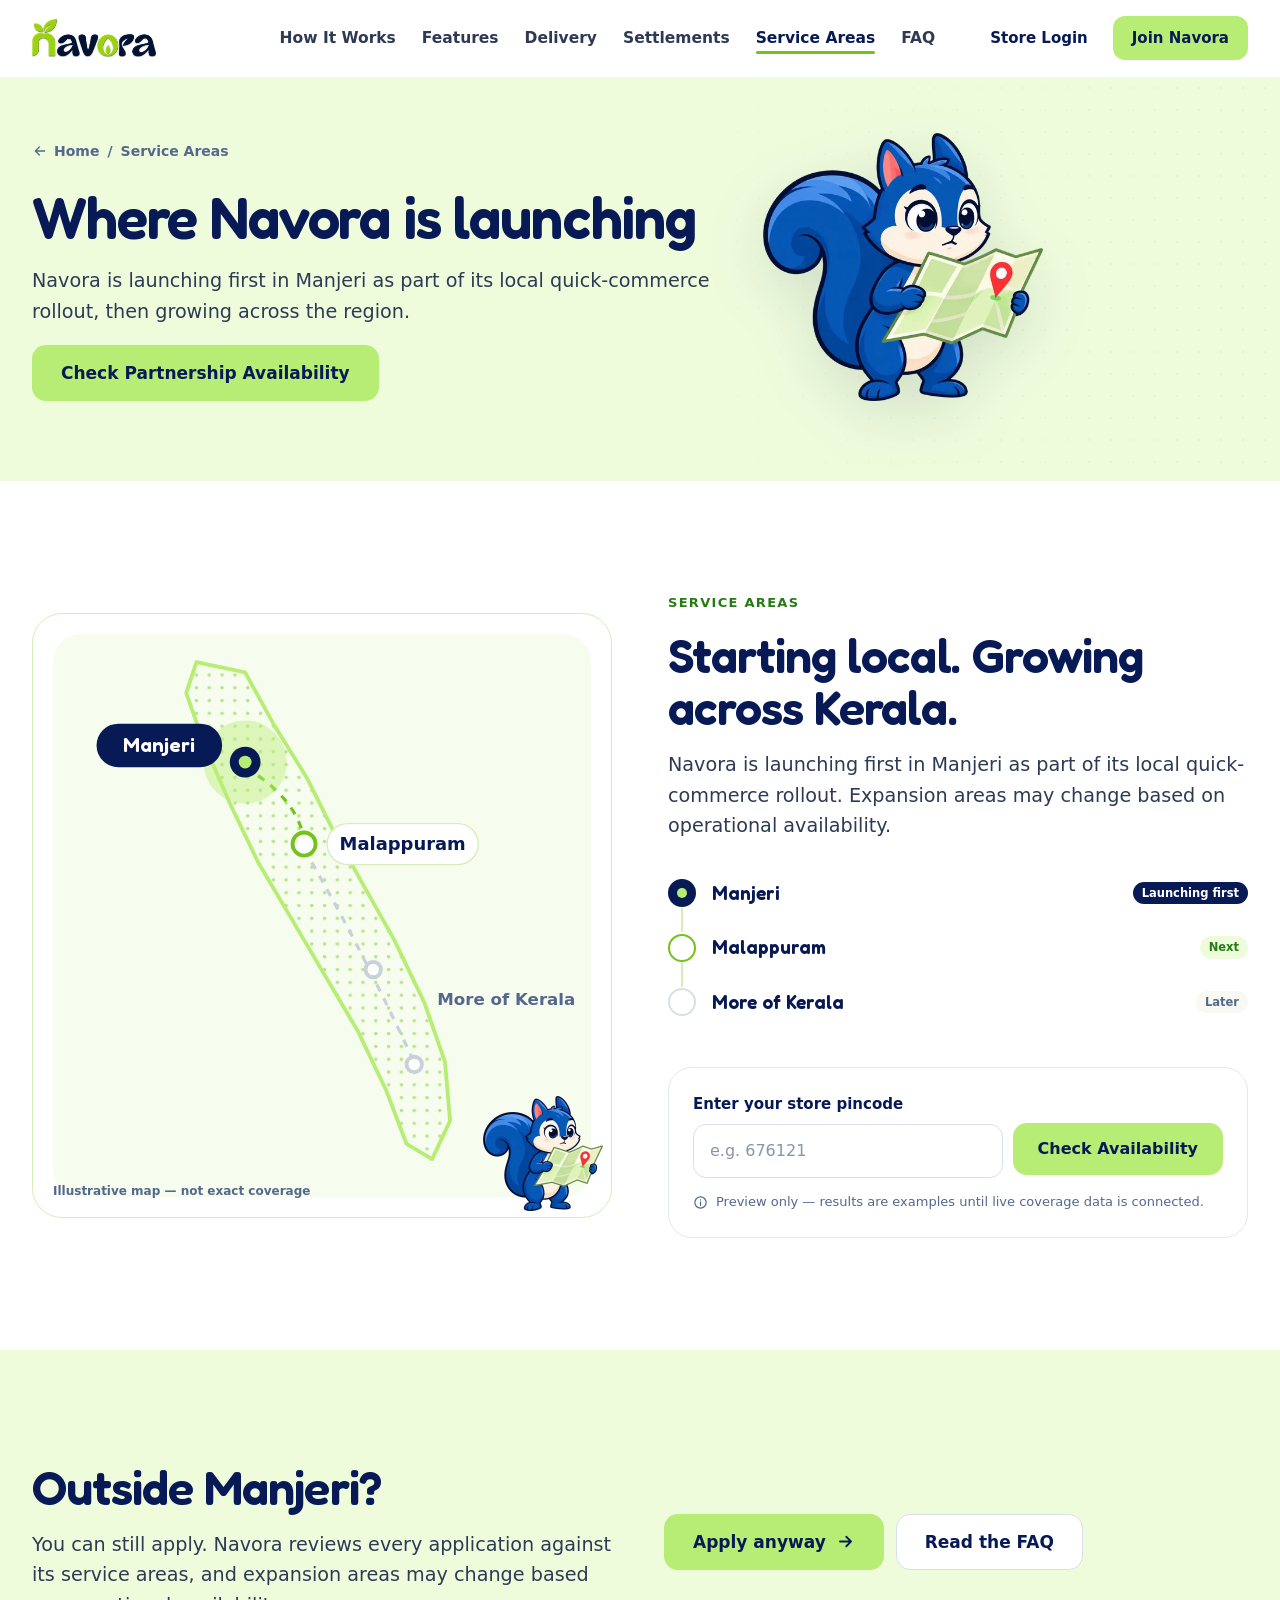
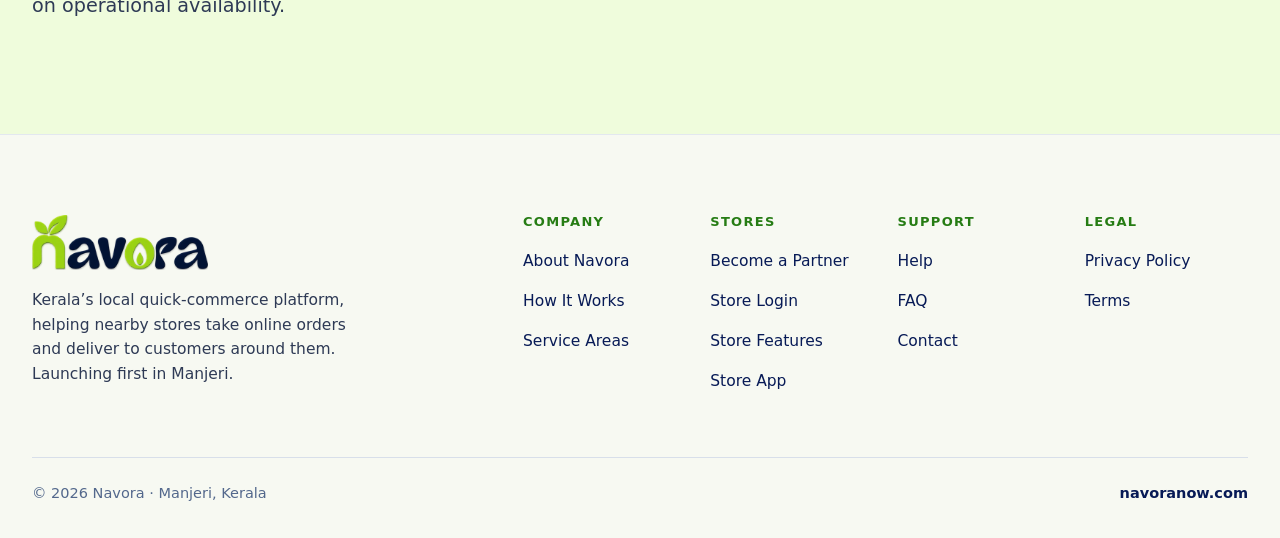
<file: service-areas.html>
<!doctype html>
<html lang="en" class="no-js">
<head>
<meta charset="utf-8">
<meta name="viewport" content="width=device-width, initial-scale=1">
<title>Service Areas — Navora for Stores</title>
<meta name="description" content="Navora is launching first in Manjeri, then Malappuram and more of Kerala. Check partnership availability for your pincode.">
<meta name="theme-color" content="#EFFCDC">
<meta property="og:title" content="Service Areas — Navora for Stores">
<meta property="og:description" content="Navora is launching first in Manjeri, then Malappuram and more of Kerala. Check partnership availability for your pincode.">
<meta property="og:type" content="website">
<link rel="icon" type="image/png" href="favicon.png">
<link rel="apple-touch-icon" href="apple-touch-icon.png">
<link rel="preload" href="fredoka-semibold.woff" as="font" type="font/woff" crossorigin>
<link rel="stylesheet" href="styles.css">
<script>document.documentElement.classList.remove('no-js');</script>
<script src="main.js" defer></script>
</head>
<body>
<a class="skip-link" href="#main">Skip to content</a>
<svg xmlns="http://www.w3.org/2000/svg" style="display:none" aria-hidden="true"><symbol id="i-store" viewBox="0 0 24 24"><path d="M3.5 9.5 5 4h14l1.5 5.5"/><path d="M4.5 10v10h15V10"/><path d="M3.5 9.5a2.8 2.8 0 0 0 5.6 0 2.8 2.8 0 0 0 5.8 0 2.8 2.8 0 0 0 5.6 0"/><path d="M9.5 20v-5h5v5"/></symbol><symbol id="i-bag" viewBox="0 0 24 24"><path d="M5 8h14l-1.2 11.2A2 2 0 0 1 15.8 21H8.2a2 2 0 0 1-2-1.8L5 8Z"/><path d="M9 8V6.5a3 3 0 0 1 6 0V8"/></symbol><symbol id="i-box" viewBox="0 0 24 24"><path d="M3.5 7.5 12 3l8.5 4.5v9L12 21l-8.5-4.5z"/><path d="m3.5 7.5 8.5 4.5 8.5-4.5"/><path d="M12 12v9"/></symbol><symbol id="i-scooter" viewBox="0 0 24 24"><circle cx="6" cy="17" r="2.5"/><circle cx="18" cy="17" r="2.5"/><path d="M8.5 17h6l2.3-6.5H13"/><path d="M15.6 10.5 14.2 5H12"/><path d="M3.5 13.5h5.5l1.5 3.5"/></symbol><symbol id="i-layers" viewBox="0 0 24 24"><path d="m12 3 9 4.8-9 4.8-9-4.8z"/><path d="m3 12.2 9 4.8 9-4.8"/><path d="m3 16.4 9 4.6 9-4.6"/></symbol><symbol id="i-wallet" viewBox="0 0 24 24"><rect x="3" y="6" width="18" height="14" rx="3"/><path d="M3 10h18"/><path d="M16 15h2"/><path d="M6 6 15.5 3.2a1.5 1.5 0 0 1 1.9 1L18 6"/></symbol><symbol id="i-pin" viewBox="0 0 24 24"><path d="M12 21s7-6.1 7-11.6A7 7 0 0 0 5 9.4C5 14.9 12 21 12 21Z"/><circle cx="12" cy="9.5" r="2.5"/></symbol><symbol id="i-users" viewBox="0 0 24 24"><circle cx="9" cy="8" r="3.5"/><path d="M2.5 20a6.5 6.5 0 0 1 13 0"/><path d="M16 4.6a3.5 3.5 0 0 1 0 6.8"/><path d="M21.5 20a6.5 6.5 0 0 0-3.4-5.7"/></symbol><symbol id="i-bell" viewBox="0 0 24 24"><path d="M6 16v-5a6 6 0 1 1 12 0v5l1.8 2H4.2z"/><path d="M10 21h4"/></symbol><symbol id="i-help" viewBox="0 0 24 24"><circle cx="12" cy="12" r="9"/><path d="M9.6 9.4a2.5 2.5 0 1 1 3.5 2.3c-.7.3-1.1.9-1.1 1.6v.4"/><path d="M12 17v.01"/></symbol><symbol id="i-check" viewBox="0 0 24 24"><path d="m5 12.5 4.5 4.5L19 7.5"/></symbol><symbol id="i-x" viewBox="0 0 24 24"><path d="M6 6l12 12M18 6 6 18"/></symbol><symbol id="i-clock" viewBox="0 0 24 24"><circle cx="12" cy="12" r="9"/><path d="M12 7v5l3.2 2"/></symbol><symbol id="i-tag" viewBox="0 0 24 24"><path d="M3.5 12V4.5H11l9.5 9.5-7 7z"/><circle cx="7.8" cy="8.8" r="1.4"/></symbol><symbol id="i-clipboard" viewBox="0 0 24 24"><rect x="5" y="4.5" width="14" height="16.5" rx="2.2"/><path d="M9 3.5h6V7H9z"/><path d="M9 11.5h6M9 15.5h4"/></symbol><symbol id="i-chart" viewBox="0 0 24 24"><path d="M4 20V4M4 20h16"/><path d="m8 15.5 3.5-4 3 2.5L20 8"/></symbol><symbol id="i-userplus" viewBox="0 0 24 24"><circle cx="9" cy="8" r="3.5"/><path d="M2.5 20a6.5 6.5 0 0 1 13 0"/><path d="M19 8v6M16 11h6"/></symbol><symbol id="i-arrow-r" viewBox="0 0 24 24"><path d="M5 12h14M13 6l6 6-6 6"/></symbol><symbol id="i-arrow-l" viewBox="0 0 24 24"><path d="M19 12H5M11 6l-6 6 6 6"/></symbol><symbol id="i-chev-r" viewBox="0 0 24 24"><path d="m9 6 6 6-6 6"/></symbol><symbol id="i-menu" viewBox="0 0 24 24"><path d="M4 7h16M4 12h16M4 17h16"/></symbol><symbol id="i-phone" viewBox="0 0 24 24"><rect x="6.5" y="2.5" width="11" height="19" rx="2.8"/><path d="M11 18.5h2"/></symbol><symbol id="i-shield" viewBox="0 0 24 24"><path d="M12 3 20 6v6c0 4.6-3.4 8.3-8 9-4.6-.7-8-4.4-8-9V6z"/><path d="m9 12 2 2 4-4"/></symbol><symbol id="i-link" viewBox="0 0 24 24"><path d="M10 14a4 4 0 0 0 5.7 0l3-3a4 4 0 0 0-5.7-5.7l-1 1"/><path d="M14 10a4 4 0 0 0-5.7 0l-3 3a4 4 0 0 0 5.7 5.7l1-1"/></symbol><symbol id="i-cart" viewBox="0 0 24 24"><path d="M3 4h2.4l2.3 11h10.5L21 7.5H6.4"/><circle cx="9.5" cy="19.3" r="1.5"/><circle cx="17" cy="19.3" r="1.5"/></symbol><symbol id="i-basket" viewBox="0 0 24 24"><path d="M3 10h18l-2 10H5z"/><path d="M7.5 10 11 4M16.5 10 13 4"/><path d="M9 13.5v3.5M12 13.5v3.5M15 13.5v3.5"/></symbol><symbol id="i-loaf" viewBox="0 0 24 24"><path d="M6 11.5A4 4 0 0 1 7 3.6h10a4 4 0 0 1 1 7.9V19a1.5 1.5 0 0 1-1.5 1.5h-9A1.5 1.5 0 0 1 6 19z"/><path d="M10 8v3.5M14 8v3.5"/></symbol><symbol id="i-apple" viewBox="0 0 24 24"><path d="M12 7.5c-1.6-1.3-5-1.4-6.3 1.6-1.4 3.2-.2 8.8 2.6 10.8 1.4 1 2.4.2 3.7.2s2.3.8 3.7-.2c2.8-2 4-7.6 2.6-10.8-1.3-3-4.7-2.9-6.3-1.6Z"/><path d="M12 7.5c0-2 .9-3.5 2.8-4"/></symbol><symbol id="i-star" viewBox="0 0 24 24"><path d="m12 3.5 2.5 5.3 5.8.7-4.3 4 1.1 5.7L12 16.4l-5.1 2.8L8 13.5l-4.3-4 5.8-.7z"/></symbol><symbol id="i-route" viewBox="0 0 24 24"><circle cx="6" cy="6" r="2.5"/><circle cx="18" cy="18" r="2.5"/><path d="M8.5 6H15a3.5 3.5 0 0 1 0 7H9a3.5 3.5 0 0 0 0 7h6.5"/></symbol><symbol id="i-chat" viewBox="0 0 24 24"><path d="M4 5h16v11H9.5L4 20z"/><path d="M8 9.5h8M8 12.5h5"/></symbol><symbol id="i-edit" viewBox="0 0 24 24"><path d="M4 20h4L19 9l-4-4L4 16z"/><path d="m13.5 6.5 4 4"/></symbol><symbol id="i-info" viewBox="0 0 24 24"><circle cx="12" cy="12" r="9"/><path d="M12 11v5.5M12 7.8v.01"/></symbol><symbol id="i-rupee" viewBox="0 0 24 24"><path d="M7 4h10M7 8.5h10"/><path d="M7 4c6 0 6 9.5 0 9.5H6l7.5 6.5"/></symbol><symbol id="i-leaf" viewBox="0 0 24 24"><path d="M5 19C5 11 10 5.5 19.5 5 19.5 14 14 19 6 19"/><path d="m5 19 7-7"/></symbol><symbol id="i-doc" viewBox="0 0 24 24"><path d="M7 3h7l5 5v13H7z"/><path d="M14 3v5h5M10 13h6M10 17h4"/></symbol><symbol id="i-home" viewBox="0 0 24 24"><path d="M3.5 11 12 4l8.5 7"/><path d="M5.5 9.5V20h13V9.5"/></symbol><symbol id="i-search" viewBox="0 0 24 24"><circle cx="11" cy="11" r="6.5"/><path d="m20 20-4.2-4.2"/></symbol><symbol id="i-alert" viewBox="0 0 24 24"><path d="M12 4 2.8 19.5h18.4z"/><path d="M12 10v4.5M12 17v.01"/></symbol><symbol id="i-key" viewBox="0 0 24 24"><circle cx="8" cy="15" r="4"/><path d="m11 12 8-8M16 7l2.5 2.5M14 9l2 2"/></symbol><symbol id="i-plus" viewBox="0 0 24 24"><path d="M12 5v14M5 12h14"/></symbol><symbol id="i-settings" viewBox="0 0 24 24"><circle cx="12" cy="12" r="3"/><path d="M12 3v2.5M12 18.5V21M3 12h2.5M18.5 12H21M5.6 5.6l1.8 1.8M16.6 16.6l1.8 1.8M5.6 18.4l1.8-1.8M16.6 7.4l1.8-1.8"/></symbol><symbol id="i-eye" viewBox="0 0 24 24"><path d="M2.5 12S6 5.5 12 5.5 21.5 12 21.5 12 18 18.5 12 18.5 2.5 12 2.5 12Z"/><circle cx="12" cy="12" r="3"/></symbol><symbol id="i-mail" viewBox="0 0 24 24"><rect x="3" y="5" width="18" height="14" rx="2.5"/><path d="m3.5 6.5 8.5 6.5 8.5-6.5"/></symbol></svg>
<header class="site-header" id="top">
  <div class="wrap header-bar">
    <a class="logo" href="index.html" aria-label="Navora for Stores — home"><img src="navora-logo-240.webp" srcset="navora-logo-240.webp 1x, navora-logo-480.webp 2x" width="240" height="75" alt="Navora"></a>
    <nav class="nav" aria-label="Main"><ul><li><a href="how-it-works.html">How It Works</a></li><li><a href="features.html">Features</a></li><li><a href="delivery.html">Delivery</a></li><li><a href="settlements.html">Settlements</a></li><li><a href="service-areas.html" aria-current="page">Service Areas</a></li><li><a href="faq.html">FAQ</a></li></ul></nav>
    <div class="header-cta">
      <a class="btn btn-ghost btn-sm" href="login.html">Store Login</a>
      <a class="btn btn-primary btn-sm" href="partner.html#apply">Join Navora</a>
    </div>
    <button class="menu-btn" type="button" aria-expanded="false" aria-controls="mobile-menu" aria-label="Open menu"><svg class="ic i-menu" aria-hidden="true"><use href="#i-menu"/></svg><svg class="ic i-close" aria-hidden="true"><use href="#i-x"/></svg></button>
  </div>
  <div class="mobile-sheet" id="mobile-menu">
    <nav aria-label="Mobile"><ul><li><a class="m-link" href="index.html">Home<svg class="ic" aria-hidden="true"><use href="#i-chev-r"/></svg></a></li><li><a class="m-link" href="how-it-works.html">How It Works<svg class="ic" aria-hidden="true"><use href="#i-chev-r"/></svg></a></li><li><a class="m-link" href="features.html">Features<svg class="ic" aria-hidden="true"><use href="#i-chev-r"/></svg></a></li><li><a class="m-link" href="delivery.html">Delivery<svg class="ic" aria-hidden="true"><use href="#i-chev-r"/></svg></a></li><li><a class="m-link" href="settlements.html">Settlements<svg class="ic" aria-hidden="true"><use href="#i-chev-r"/></svg></a></li><li><a class="m-link" href="service-areas.html" aria-current="page">Service Areas<svg class="ic" aria-hidden="true"><use href="#i-chev-r"/></svg></a></li><li><a class="m-link" href="faq.html">FAQ<svg class="ic" aria-hidden="true"><use href="#i-chev-r"/></svg></a></li><li><a class="m-link" href="partner.html">Partner With Us<svg class="ic" aria-hidden="true"><use href="#i-chev-r"/></svg></a></li></ul></nav>
    <div class="m-cta"><a class="btn btn-secondary" href="login.html">Store Login</a><a class="btn btn-primary" href="partner.html#apply">Join Navora</a></div>
  </div>
</header>
<main id="main">
<section class="page-hero" aria-labelledby="ph-title">
<div class="wrap ph-grid">
<div class="ph-copy">
<nav class="crumbs" aria-label="Breadcrumb"><a href="index.html"><svg class="ic" aria-hidden="true"><use href="#i-arrow-l"/></svg>Home</a><span aria-hidden="true">/</span><span aria-current="page">Service Areas</span></nav>
<h1 class="h1" id="ph-title">Where Navora is launching</h1>
<p class="lead">Navora is launching first in Manjeri as part of its local quick-commerce rollout, then growing across the region.</p>
<div class="btn-row"><a class="btn btn-primary btn-lg" href="#check">Check Partnership Availability</a></div>
</div>
<div class="ph-art"><img src="mascot-map.webp" width="480" height="460" alt="Navo, the Navora squirrel, reading a map"></div>
</div>
</section>
<section class="section" id="areas" aria-labelledby="ar-title">
<div class="wrap areas">
<div class="map-card reveal">
<svg viewBox="0 0 420 440" role="img" aria-labelledby="map-t">
<title id="map-t">Illustrative map of Kerala highlighting Manjeri, with Malappuram next and more of Kerala later</title>
<defs><pattern id="dots" width="10" height="10" patternUnits="userSpaceOnUse"><circle cx="2" cy="2" r="1.4" fill="#73C21D" opacity=".45"/></pattern></defs>
<rect width="420" height="440" rx="22" fill="#F7FDEE"/>
<path d="M112 22 150 30 172 70 198 112 218 152 240 192 266 238 290 288 306 334 310 380 296 410 276 398 260 356 238 310 212 266 186 222 160 178 138 132 118 86 104 46Z" fill="url(#dots)" stroke="#B8ED75" stroke-width="3" stroke-linejoin="round"/>
<path d="M150 104 Q190 128 196 160" fill="none" stroke="#73C21D" stroke-width="2.5" stroke-dasharray="6 6"/>
<path d="M196 168 Q236 236 280 330" fill="none" stroke="#C8D0DC" stroke-width="2.5" stroke-dasharray="6 6"/>
<circle cx="150" cy="100" r="30" fill="#B8ED75" opacity=".45"><animate attributeName="r" values="22;34;22" dur="3s" repeatCount="indefinite"/></circle>
<circle cx="150" cy="100" r="12" fill="#071A56"/><circle cx="150" cy="100" r="5" fill="#B8ED75"/>
<rect x="34" y="70" width="98" height="34" rx="17" fill="#071A56"/><text x="83" y="92" text-anchor="middle" font-family="Fredoka, sans-serif" font-size="16" font-weight="600" fill="#fff">Manjeri</text>
<circle cx="196" cy="164" r="9" fill="#fff" stroke="#73C21D" stroke-width="3"/>
<rect x="214" y="148" width="118" height="32" rx="16" fill="#fff" stroke="#D6EDBA"/><text x="273" y="169" text-anchor="middle" font-family="system-ui, sans-serif" font-size="14" font-weight="800" fill="#071A56">Malappuram</text>
<circle cx="250" cy="262" r="6" fill="#fff" stroke="#C8D0DC" stroke-width="3"/><circle cx="282" cy="336" r="6" fill="#fff" stroke="#C8D0DC" stroke-width="3"/>
<text x="300" y="290" font-family="system-ui, sans-serif" font-size="13" font-weight="800" fill="#53688C">More of Kerala</text>
</svg>
<img class="mascot" src="mascot-map.webp" width="480" height="460" alt="" loading="lazy">
<span class="map-label">Illustrative map — not exact coverage</span>
</div>
<div class="stack reveal">
<span class="eyebrow">Service areas</span>
<h2 class="h2" id="ar-title">Starting local. Growing across Kerala.</h2>
<p class="lead">Navora is launching first in Manjeri as part of its local quick-commerce rollout. Expansion areas may change based on operational availability.</p>
<ol class="roadmap">
<li class="now"><span class="pin"></span><b>Manjeri</b><span class="tag tag-navy">Launching first</span></li>
<li class="next"><span class="pin"></span><b>Malappuram</b><span class="tag tag-tint">Next</span></li>
<li><span class="pin"></span><b>More of Kerala</b><span class="tag tag-grey">Later</span></li>
</ol>
<div class="checker" id="check">
<form data-checker novalidate>
<div class="field"><label for="pin-input">Enter your store pincode</label><input class="input" id="pin-input" name="pincode" inputmode="numeric" autocomplete="postal-code" maxlength="6" placeholder="e.g. 676121" aria-describedby="pin-err"><span class="err" id="pin-err"><svg class="ic" aria-hidden="true"><use href="#i-alert"/></svg>Enter a 6-digit pincode.</span></div>
<button class="btn btn-primary" type="submit" style="margin-top:31px">Check Availability</button>
</form>
<div class="check-result" data-check-result role="status" aria-live="polite"></div>
<p class="preview-note"><svg class="ic" aria-hidden="true"><use href="#i-info"/></svg>Preview only — results are examples until live coverage data is connected.</p>
</div>
</div>
</div>
</section>

<section class="section bg-tint" aria-labelledby="out-title">
<div class="wrap two-col">
<div class="stack">
<h2 class="h2" id="out-title">Outside Manjeri?</h2>
<p class="lead">You can still apply. Navora reviews every application against its service areas, and expansion areas may change based on operational availability.</p>
</div>
<div class="btn-row"><a class="btn btn-primary btn-lg" href="partner.html#apply">Apply anyway <svg class="ic" aria-hidden="true"><use href="#i-arrow-r"/></svg></a><a class="btn btn-secondary btn-lg" href="faq.html">Read the FAQ</a></div>
</div>
</section>

</main>
<footer class="site-footer">
  <div class="wrap">
    <div class="f-top">
      <div class="f-brand">
        <a href="index.html" aria-label="Navora — home"><img src="navora-logo-480.webp" width="480" height="150" alt="Navora" loading="lazy"></a>
        <p>Kerala’s local quick-commerce platform, helping nearby stores take online orders and deliver to customers around them. Launching first in Manjeri.</p>
      </div>
      <div class="f-cols">
        <nav aria-labelledby="fc1"><h2 id="fc1">Company</h2><ul><li><a href="index.html#about">About Navora</a></li><li><a href="how-it-works.html">How It Works</a></li><li><a href="service-areas.html">Service Areas</a></li></ul></nav>
        <nav aria-labelledby="fc2"><h2 id="fc2">Stores</h2><ul><li><a href="partner.html">Become a Partner</a></li><li><a href="login.html">Store Login</a></li><li><a href="features.html">Store Features</a></li><li><a href="store-app.html">Store App</a></li></ul></nav>
        <nav aria-labelledby="fc3"><h2 id="fc3">Support</h2><ul><li><a href="help.html">Help</a></li><li><a href="faq.html">FAQ</a></li><li><a href="help.html#contact">Contact</a></li></ul></nav>
        <nav aria-labelledby="fc4"><h2 id="fc4">Legal</h2><ul><li><a href="privacy.html">Privacy Policy</a></li><li><a href="terms.html">Terms</a></li></ul></nav>
      </div>
    </div>
    <div class="f-bottom"><span>© <span data-year>2026</span> Navora · Manjeri, Kerala</span><a href="https://navoranow.com">navoranow.com</a></div>
  </div>
</footer>
</body>
</html>
</file>
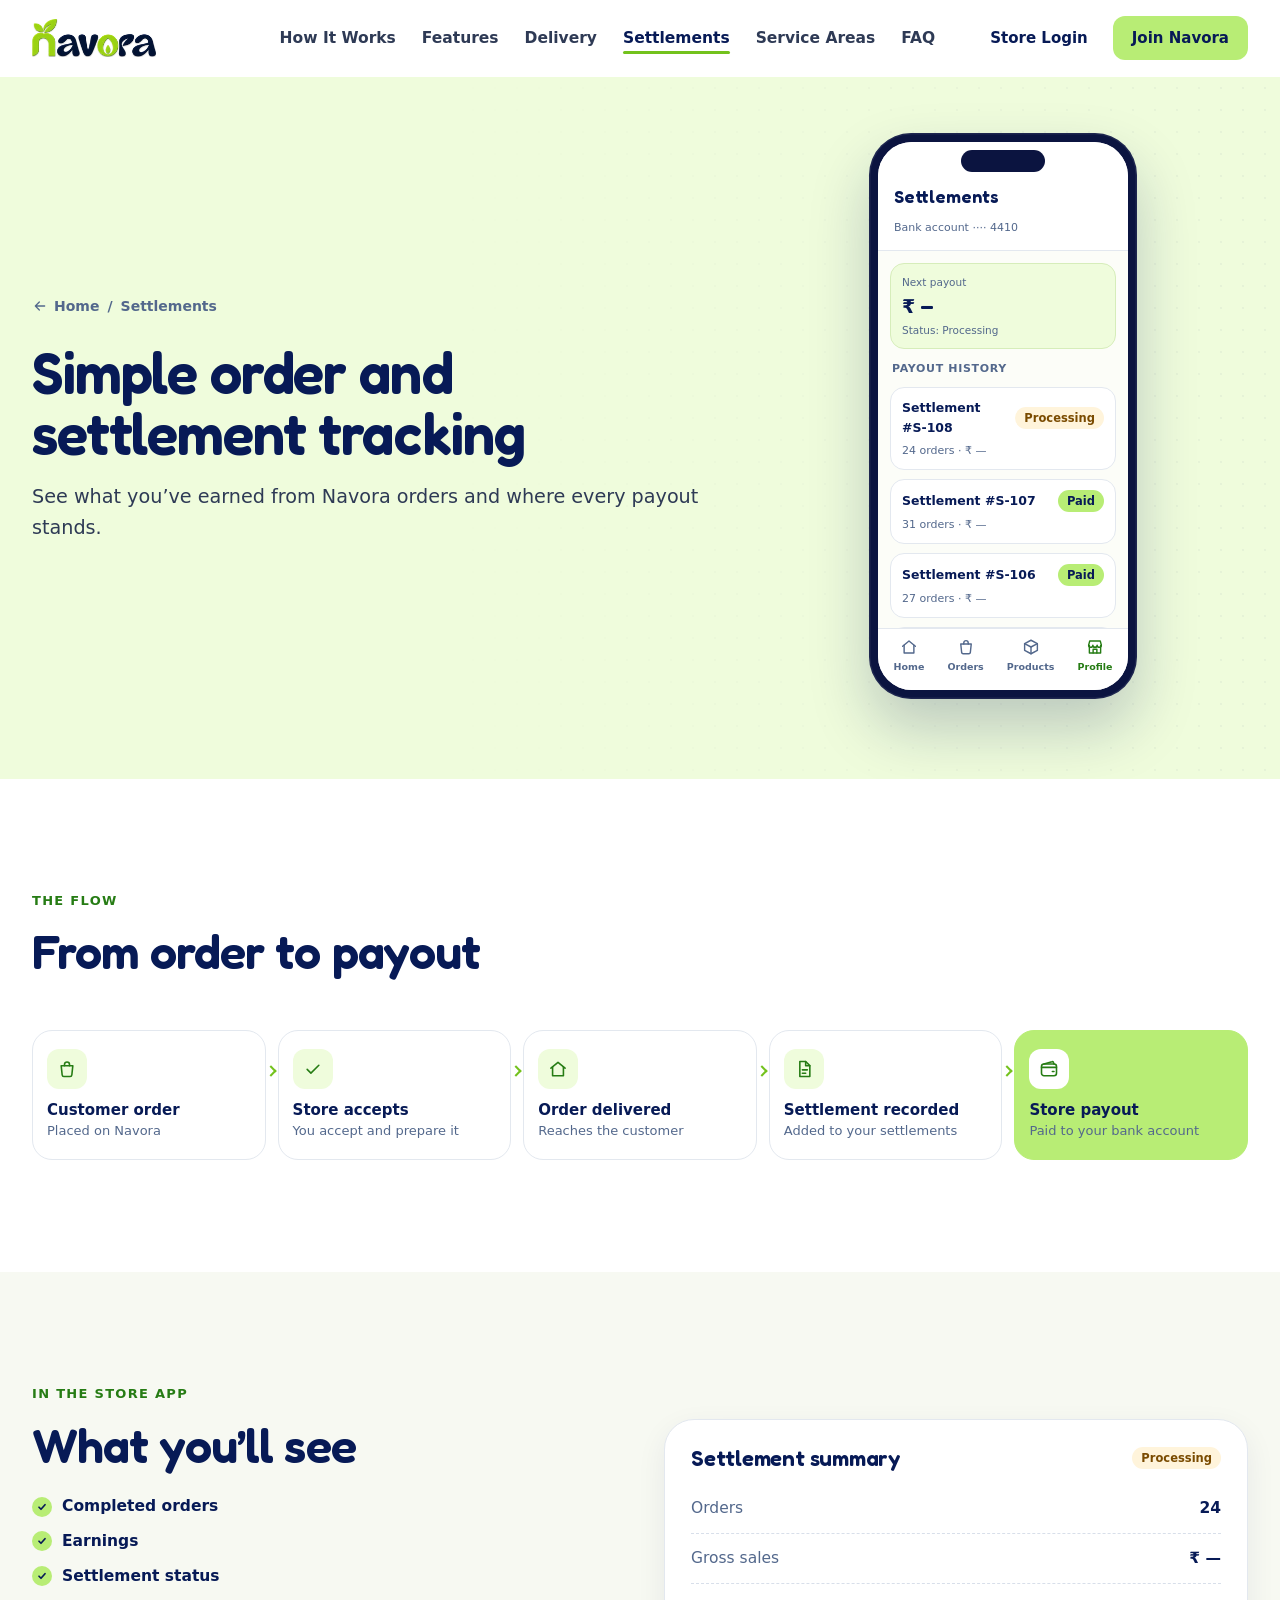
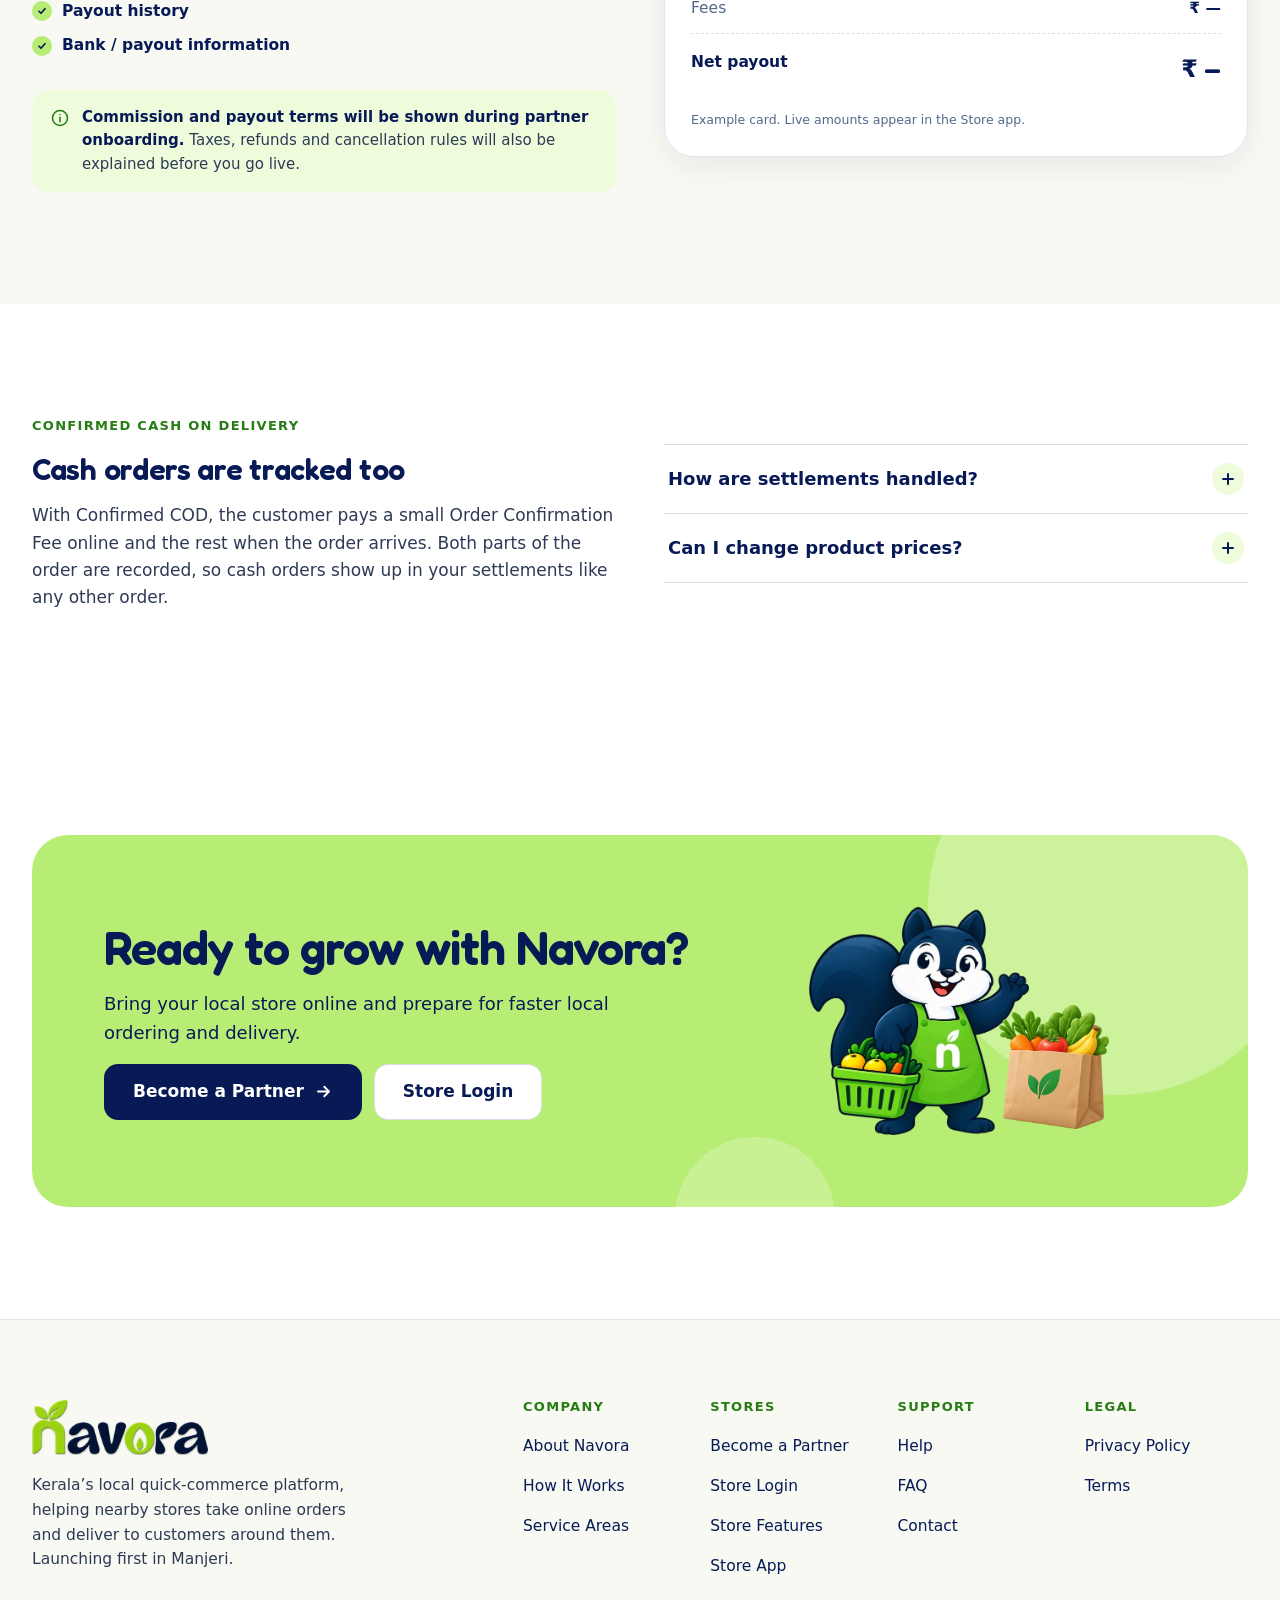
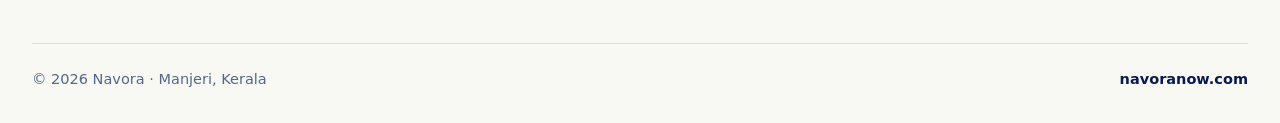
<file: settlements.html>
<!doctype html>
<html lang="en" class="no-js">
<head>
<meta charset="utf-8">
<meta name="viewport" content="width=device-width, initial-scale=1">
<title>Settlements — Navora for Stores</title>
<meta name="description" content="Simple order and settlement tracking. Follow every completed order from settlement to payout in the Navora Store app.">
<meta name="theme-color" content="#EFFCDC">
<meta property="og:title" content="Settlements — Navora for Stores">
<meta property="og:description" content="Simple order and settlement tracking. Follow every completed order from settlement to payout in the Navora Store app.">
<meta property="og:type" content="website">
<link rel="icon" type="image/png" href="favicon.png">
<link rel="apple-touch-icon" href="apple-touch-icon.png">
<link rel="preload" href="fredoka-semibold.woff" as="font" type="font/woff" crossorigin>
<link rel="stylesheet" href="styles.css">
<script>document.documentElement.classList.remove('no-js');</script>
<script src="main.js" defer></script>
</head>
<body>
<a class="skip-link" href="#main">Skip to content</a>
<svg xmlns="http://www.w3.org/2000/svg" style="display:none" aria-hidden="true"><symbol id="i-store" viewBox="0 0 24 24"><path d="M3.5 9.5 5 4h14l1.5 5.5"/><path d="M4.5 10v10h15V10"/><path d="M3.5 9.5a2.8 2.8 0 0 0 5.6 0 2.8 2.8 0 0 0 5.8 0 2.8 2.8 0 0 0 5.6 0"/><path d="M9.5 20v-5h5v5"/></symbol><symbol id="i-bag" viewBox="0 0 24 24"><path d="M5 8h14l-1.2 11.2A2 2 0 0 1 15.8 21H8.2a2 2 0 0 1-2-1.8L5 8Z"/><path d="M9 8V6.5a3 3 0 0 1 6 0V8"/></symbol><symbol id="i-box" viewBox="0 0 24 24"><path d="M3.5 7.5 12 3l8.5 4.5v9L12 21l-8.5-4.5z"/><path d="m3.5 7.5 8.5 4.5 8.5-4.5"/><path d="M12 12v9"/></symbol><symbol id="i-scooter" viewBox="0 0 24 24"><circle cx="6" cy="17" r="2.5"/><circle cx="18" cy="17" r="2.5"/><path d="M8.5 17h6l2.3-6.5H13"/><path d="M15.6 10.5 14.2 5H12"/><path d="M3.5 13.5h5.5l1.5 3.5"/></symbol><symbol id="i-layers" viewBox="0 0 24 24"><path d="m12 3 9 4.8-9 4.8-9-4.8z"/><path d="m3 12.2 9 4.8 9-4.8"/><path d="m3 16.4 9 4.6 9-4.6"/></symbol><symbol id="i-wallet" viewBox="0 0 24 24"><rect x="3" y="6" width="18" height="14" rx="3"/><path d="M3 10h18"/><path d="M16 15h2"/><path d="M6 6 15.5 3.2a1.5 1.5 0 0 1 1.9 1L18 6"/></symbol><symbol id="i-pin" viewBox="0 0 24 24"><path d="M12 21s7-6.1 7-11.6A7 7 0 0 0 5 9.4C5 14.9 12 21 12 21Z"/><circle cx="12" cy="9.5" r="2.5"/></symbol><symbol id="i-users" viewBox="0 0 24 24"><circle cx="9" cy="8" r="3.5"/><path d="M2.5 20a6.5 6.5 0 0 1 13 0"/><path d="M16 4.6a3.5 3.5 0 0 1 0 6.8"/><path d="M21.5 20a6.5 6.5 0 0 0-3.4-5.7"/></symbol><symbol id="i-bell" viewBox="0 0 24 24"><path d="M6 16v-5a6 6 0 1 1 12 0v5l1.8 2H4.2z"/><path d="M10 21h4"/></symbol><symbol id="i-help" viewBox="0 0 24 24"><circle cx="12" cy="12" r="9"/><path d="M9.6 9.4a2.5 2.5 0 1 1 3.5 2.3c-.7.3-1.1.9-1.1 1.6v.4"/><path d="M12 17v.01"/></symbol><symbol id="i-check" viewBox="0 0 24 24"><path d="m5 12.5 4.5 4.5L19 7.5"/></symbol><symbol id="i-x" viewBox="0 0 24 24"><path d="M6 6l12 12M18 6 6 18"/></symbol><symbol id="i-clock" viewBox="0 0 24 24"><circle cx="12" cy="12" r="9"/><path d="M12 7v5l3.2 2"/></symbol><symbol id="i-tag" viewBox="0 0 24 24"><path d="M3.5 12V4.5H11l9.5 9.5-7 7z"/><circle cx="7.8" cy="8.8" r="1.4"/></symbol><symbol id="i-clipboard" viewBox="0 0 24 24"><rect x="5" y="4.5" width="14" height="16.5" rx="2.2"/><path d="M9 3.5h6V7H9z"/><path d="M9 11.5h6M9 15.5h4"/></symbol><symbol id="i-chart" viewBox="0 0 24 24"><path d="M4 20V4M4 20h16"/><path d="m8 15.5 3.5-4 3 2.5L20 8"/></symbol><symbol id="i-userplus" viewBox="0 0 24 24"><circle cx="9" cy="8" r="3.5"/><path d="M2.5 20a6.5 6.5 0 0 1 13 0"/><path d="M19 8v6M16 11h6"/></symbol><symbol id="i-arrow-r" viewBox="0 0 24 24"><path d="M5 12h14M13 6l6 6-6 6"/></symbol><symbol id="i-arrow-l" viewBox="0 0 24 24"><path d="M19 12H5M11 6l-6 6 6 6"/></symbol><symbol id="i-chev-r" viewBox="0 0 24 24"><path d="m9 6 6 6-6 6"/></symbol><symbol id="i-menu" viewBox="0 0 24 24"><path d="M4 7h16M4 12h16M4 17h16"/></symbol><symbol id="i-phone" viewBox="0 0 24 24"><rect x="6.5" y="2.5" width="11" height="19" rx="2.8"/><path d="M11 18.5h2"/></symbol><symbol id="i-shield" viewBox="0 0 24 24"><path d="M12 3 20 6v6c0 4.6-3.4 8.3-8 9-4.6-.7-8-4.4-8-9V6z"/><path d="m9 12 2 2 4-4"/></symbol><symbol id="i-link" viewBox="0 0 24 24"><path d="M10 14a4 4 0 0 0 5.7 0l3-3a4 4 0 0 0-5.7-5.7l-1 1"/><path d="M14 10a4 4 0 0 0-5.7 0l-3 3a4 4 0 0 0 5.7 5.7l1-1"/></symbol><symbol id="i-cart" viewBox="0 0 24 24"><path d="M3 4h2.4l2.3 11h10.5L21 7.5H6.4"/><circle cx="9.5" cy="19.3" r="1.5"/><circle cx="17" cy="19.3" r="1.5"/></symbol><symbol id="i-basket" viewBox="0 0 24 24"><path d="M3 10h18l-2 10H5z"/><path d="M7.5 10 11 4M16.5 10 13 4"/><path d="M9 13.5v3.5M12 13.5v3.5M15 13.5v3.5"/></symbol><symbol id="i-loaf" viewBox="0 0 24 24"><path d="M6 11.5A4 4 0 0 1 7 3.6h10a4 4 0 0 1 1 7.9V19a1.5 1.5 0 0 1-1.5 1.5h-9A1.5 1.5 0 0 1 6 19z"/><path d="M10 8v3.5M14 8v3.5"/></symbol><symbol id="i-apple" viewBox="0 0 24 24"><path d="M12 7.5c-1.6-1.3-5-1.4-6.3 1.6-1.4 3.2-.2 8.8 2.6 10.8 1.4 1 2.4.2 3.7.2s2.3.8 3.7-.2c2.8-2 4-7.6 2.6-10.8-1.3-3-4.7-2.9-6.3-1.6Z"/><path d="M12 7.5c0-2 .9-3.5 2.8-4"/></symbol><symbol id="i-star" viewBox="0 0 24 24"><path d="m12 3.5 2.5 5.3 5.8.7-4.3 4 1.1 5.7L12 16.4l-5.1 2.8L8 13.5l-4.3-4 5.8-.7z"/></symbol><symbol id="i-route" viewBox="0 0 24 24"><circle cx="6" cy="6" r="2.5"/><circle cx="18" cy="18" r="2.5"/><path d="M8.5 6H15a3.5 3.5 0 0 1 0 7H9a3.5 3.5 0 0 0 0 7h6.5"/></symbol><symbol id="i-chat" viewBox="0 0 24 24"><path d="M4 5h16v11H9.5L4 20z"/><path d="M8 9.5h8M8 12.5h5"/></symbol><symbol id="i-edit" viewBox="0 0 24 24"><path d="M4 20h4L19 9l-4-4L4 16z"/><path d="m13.5 6.5 4 4"/></symbol><symbol id="i-info" viewBox="0 0 24 24"><circle cx="12" cy="12" r="9"/><path d="M12 11v5.5M12 7.8v.01"/></symbol><symbol id="i-rupee" viewBox="0 0 24 24"><path d="M7 4h10M7 8.5h10"/><path d="M7 4c6 0 6 9.5 0 9.5H6l7.5 6.5"/></symbol><symbol id="i-leaf" viewBox="0 0 24 24"><path d="M5 19C5 11 10 5.5 19.5 5 19.5 14 14 19 6 19"/><path d="m5 19 7-7"/></symbol><symbol id="i-doc" viewBox="0 0 24 24"><path d="M7 3h7l5 5v13H7z"/><path d="M14 3v5h5M10 13h6M10 17h4"/></symbol><symbol id="i-home" viewBox="0 0 24 24"><path d="M3.5 11 12 4l8.5 7"/><path d="M5.5 9.5V20h13V9.5"/></symbol><symbol id="i-search" viewBox="0 0 24 24"><circle cx="11" cy="11" r="6.5"/><path d="m20 20-4.2-4.2"/></symbol><symbol id="i-alert" viewBox="0 0 24 24"><path d="M12 4 2.8 19.5h18.4z"/><path d="M12 10v4.5M12 17v.01"/></symbol><symbol id="i-key" viewBox="0 0 24 24"><circle cx="8" cy="15" r="4"/><path d="m11 12 8-8M16 7l2.5 2.5M14 9l2 2"/></symbol><symbol id="i-plus" viewBox="0 0 24 24"><path d="M12 5v14M5 12h14"/></symbol><symbol id="i-settings" viewBox="0 0 24 24"><circle cx="12" cy="12" r="3"/><path d="M12 3v2.5M12 18.5V21M3 12h2.5M18.5 12H21M5.6 5.6l1.8 1.8M16.6 16.6l1.8 1.8M5.6 18.4l1.8-1.8M16.6 7.4l1.8-1.8"/></symbol><symbol id="i-eye" viewBox="0 0 24 24"><path d="M2.5 12S6 5.5 12 5.5 21.5 12 21.5 12 18 18.5 12 18.5 2.5 12 2.5 12Z"/><circle cx="12" cy="12" r="3"/></symbol><symbol id="i-mail" viewBox="0 0 24 24"><rect x="3" y="5" width="18" height="14" rx="2.5"/><path d="m3.5 6.5 8.5 6.5 8.5-6.5"/></symbol></svg>
<header class="site-header" id="top">
  <div class="wrap header-bar">
    <a class="logo" href="index.html" aria-label="Navora for Stores — home"><img src="navora-logo-240.webp" srcset="navora-logo-240.webp 1x, navora-logo-480.webp 2x" width="240" height="75" alt="Navora"></a>
    <nav class="nav" aria-label="Main"><ul><li><a href="how-it-works.html">How It Works</a></li><li><a href="features.html">Features</a></li><li><a href="delivery.html">Delivery</a></li><li><a href="settlements.html" aria-current="page">Settlements</a></li><li><a href="service-areas.html">Service Areas</a></li><li><a href="faq.html">FAQ</a></li></ul></nav>
    <div class="header-cta">
      <a class="btn btn-ghost btn-sm" href="login.html">Store Login</a>
      <a class="btn btn-primary btn-sm" href="partner.html#apply">Join Navora</a>
    </div>
    <button class="menu-btn" type="button" aria-expanded="false" aria-controls="mobile-menu" aria-label="Open menu"><svg class="ic i-menu" aria-hidden="true"><use href="#i-menu"/></svg><svg class="ic i-close" aria-hidden="true"><use href="#i-x"/></svg></button>
  </div>
  <div class="mobile-sheet" id="mobile-menu">
    <nav aria-label="Mobile"><ul><li><a class="m-link" href="index.html">Home<svg class="ic" aria-hidden="true"><use href="#i-chev-r"/></svg></a></li><li><a class="m-link" href="how-it-works.html">How It Works<svg class="ic" aria-hidden="true"><use href="#i-chev-r"/></svg></a></li><li><a class="m-link" href="features.html">Features<svg class="ic" aria-hidden="true"><use href="#i-chev-r"/></svg></a></li><li><a class="m-link" href="delivery.html">Delivery<svg class="ic" aria-hidden="true"><use href="#i-chev-r"/></svg></a></li><li><a class="m-link" href="settlements.html" aria-current="page">Settlements<svg class="ic" aria-hidden="true"><use href="#i-chev-r"/></svg></a></li><li><a class="m-link" href="service-areas.html">Service Areas<svg class="ic" aria-hidden="true"><use href="#i-chev-r"/></svg></a></li><li><a class="m-link" href="faq.html">FAQ<svg class="ic" aria-hidden="true"><use href="#i-chev-r"/></svg></a></li><li><a class="m-link" href="partner.html">Partner With Us<svg class="ic" aria-hidden="true"><use href="#i-chev-r"/></svg></a></li></ul></nav>
    <div class="m-cta"><a class="btn btn-secondary" href="login.html">Store Login</a><a class="btn btn-primary" href="partner.html#apply">Join Navora</a></div>
  </div>
</header>
<main id="main">
<section class="page-hero" aria-labelledby="ph-title">
<div class="wrap ph-grid">
<div class="ph-copy">
<nav class="crumbs" aria-label="Breadcrumb"><a href="index.html"><svg class="ic" aria-hidden="true"><use href="#i-arrow-l"/></svg>Home</a><span aria-hidden="true">/</span><span aria-current="page">Settlements</span></nav>
<h1 class="h1" id="ph-title">Simple order and settlement tracking</h1>
<p class="lead">See what you’ve earned from Navora orders and where every payout stands.</p>
</div>
<div class="ph-art"><div class="phone" role="img" aria-label="Sample settlements screen with settlement status and payout history; amounts are placeholders">
<div class="screen" aria-hidden="true">
<span class="notch"></span>
<div class="s-head"><div class="title">Settlements</div><small class="hello">Bank account ···· 4410</small></div>
<div class="s-body">
<div class="s-stat hl"><small>Next payout</small><b>₹ —</b><small>Status: Processing</small></div>
<div class="s-label">Payout history</div>
<div class="s-card"><div class="r"><b>Settlement #S-108</b><span class="tag tag-amber">Processing</span></div><small>24 orders · ₹ —</small></div>
<div class="s-card"><div class="r"><b>Settlement #S-107</b><span class="tag tag-green">Paid</span></div><small>31 orders · ₹ —</small></div>
<div class="s-card"><div class="r"><b>Settlement #S-106</b><span class="tag tag-green">Paid</span></div><small>27 orders · ₹ —</small></div>
<div class="s-card"><div class="r"><b>Settlement #S-105</b><span class="tag tag-green">Paid</span></div><small>22 orders · ₹ —</small></div>
</div>
<div class="s-nav"><span><svg class="ic" aria-hidden="true"><use href="#i-home"/></svg>Home</span><span><svg class="ic" aria-hidden="true"><use href="#i-bag"/></svg>Orders</span><span><svg class="ic" aria-hidden="true"><use href="#i-box"/></svg>Products</span><span class="on"><svg class="ic" aria-hidden="true"><use href="#i-store"/></svg>Profile</span></div>
</div>
</div>
</div>
</div>
</section>
<section class="section" aria-labelledby="flow-title">
<div class="wrap">
<div class="head"><span class="eyebrow">The flow</span><h2 class="h2" id="flow-title">From order to payout</h2></div>
<ol class="blocks5">
<li><span class="ico sm"><svg class="ic" aria-hidden="true"><use href="#i-bag"/></svg></span><div><b>Customer order</b><small>Placed on Navora</small></div></li>
<li><span class="ico sm"><svg class="ic" aria-hidden="true"><use href="#i-check"/></svg></span><div><b>Store accepts</b><small>You accept and prepare it</small></div></li>
<li><span class="ico sm"><svg class="ic" aria-hidden="true"><use href="#i-home"/></svg></span><div><b>Order delivered</b><small>Reaches the customer</small></div></li>
<li><span class="ico sm"><svg class="ic" aria-hidden="true"><use href="#i-doc"/></svg></span><div><b>Settlement recorded</b><small>Added to your settlements</small></div></li>
<li><span class="ico sm"><svg class="ic" aria-hidden="true"><use href="#i-wallet"/></svg></span><div><b>Store payout</b><small>Paid to your bank account</small></div></li>
</ol>
</div>
</section>
<section class="section bg-warm" aria-labelledby="see-title">
<div class="wrap two-col">
<div class="stack">
<span class="eyebrow">In the Store app</span>
<h2 class="h2" id="see-title">What you’ll see</h2>
<ul class="sc-list">
<li>Completed orders</li><li>Earnings</li><li>Settlement status</li><li>Payout history</li><li>Bank / payout information</li>
</ul>
<p class="note info mt-16"><svg class="ic" aria-hidden="true"><use href="#i-info"/></svg><span><b>Commission and payout terms will be shown during partner onboarding.</b> Taxes, refunds and cancellation rules will also be explained before you go live.</span></p>
</div>
<aside class="summary" aria-label="Example settlement summary card">
<div class="top"><h3>Settlement summary</h3><span class="tag tag-amber">Processing</span></div>
<dl><div><dt>Orders</dt><dd>24</dd></div><div><dt>Gross sales</dt><dd>₹ —</dd></div><div><dt>Fees</dt><dd>₹ —</dd></div><div class="net"><dt>Net payout</dt><dd>₹ —</dd></div></dl>
<p class="foot">Example card. Live amounts appear in the Store app.</p>
</aside>
</div>
</section>
<section class="section" aria-labelledby="cod-title">
<div class="wrap two-col">
<div class="stack">
<span class="eyebrow">Confirmed Cash on Delivery</span>
<h2 class="h3" id="cod-title">Cash orders are tracked too</h2>
<p>With Confirmed COD, the customer pays a small Order Confirmation Fee online and the rest when the order arrives. Both parts of the order are recorded, so cash orders show up in your settlements like any other order.</p>
</div>
<div class="stack"><div class="faq"><div class="faq-item"><h3><button class="faq-btn" type="button" id="fq1" aria-expanded="false" aria-controls="fa1">How are settlements handled?<span class="faq-sign" aria-hidden="true"></span></button></h3><div class="faq-panel" id="fa1" role="region" aria-labelledby="fq1"><div><p>Each completed order is recorded as a settlement in the Store app, where you can follow settlement status and payout history.</p><p>Commission and payout terms will be shown during partner onboarding.</p></div></div></div><div class="faq-item"><h3><button class="faq-btn" type="button" id="fq2" aria-expanded="false" aria-controls="fa2">Can I change product prices?<span class="faq-sign" aria-hidden="true"></span></button></h3><div class="faq-panel" id="fa2" role="region" aria-labelledby="fq2"><div><p>Yes. You set the selling price for each product and can edit it whenever you need to.</p></div></div></div></div></div>
</div>
</section>
<section class="section" aria-labelledby="final-title">
<div class="wrap">
<div class="final reveal">
<div class="copy">
<h2 class="h2" id="final-title">Ready to grow with Navora?</h2>
<p>Bring your local store online and prepare for faster local ordering and delivery.</p>
<div class="btn-row"><a class="btn btn-dark btn-lg" href="partner.html#apply">Become a Partner <svg class="ic" aria-hidden="true"><use href="#i-arrow-r"/></svg></a><a class="btn btn-secondary btn-lg" href="login.html">Store Login</a></div>
</div>
<div class="final-art" aria-hidden="true"><img class="mascot" src="mascot-store-basket.webp" width="520" height="539" alt="" loading="lazy"><img class="bag" src="grocery-bag.webp" width="320" height="360" alt="" loading="lazy"></div>
</div>
</div>
</section>


</main>
<footer class="site-footer">
  <div class="wrap">
    <div class="f-top">
      <div class="f-brand">
        <a href="index.html" aria-label="Navora — home"><img src="navora-logo-480.webp" width="480" height="150" alt="Navora" loading="lazy"></a>
        <p>Kerala’s local quick-commerce platform, helping nearby stores take online orders and deliver to customers around them. Launching first in Manjeri.</p>
      </div>
      <div class="f-cols">
        <nav aria-labelledby="fc1"><h2 id="fc1">Company</h2><ul><li><a href="index.html#about">About Navora</a></li><li><a href="how-it-works.html">How It Works</a></li><li><a href="service-areas.html">Service Areas</a></li></ul></nav>
        <nav aria-labelledby="fc2"><h2 id="fc2">Stores</h2><ul><li><a href="partner.html">Become a Partner</a></li><li><a href="login.html">Store Login</a></li><li><a href="features.html">Store Features</a></li><li><a href="store-app.html">Store App</a></li></ul></nav>
        <nav aria-labelledby="fc3"><h2 id="fc3">Support</h2><ul><li><a href="help.html">Help</a></li><li><a href="faq.html">FAQ</a></li><li><a href="help.html#contact">Contact</a></li></ul></nav>
        <nav aria-labelledby="fc4"><h2 id="fc4">Legal</h2><ul><li><a href="privacy.html">Privacy Policy</a></li><li><a href="terms.html">Terms</a></li></ul></nav>
      </div>
    </div>
    <div class="f-bottom"><span>© <span data-year>2026</span> Navora · Manjeri, Kerala</span><a href="https://navoranow.com">navoranow.com</a></div>
  </div>
</footer>
</body>
</html>
</file>
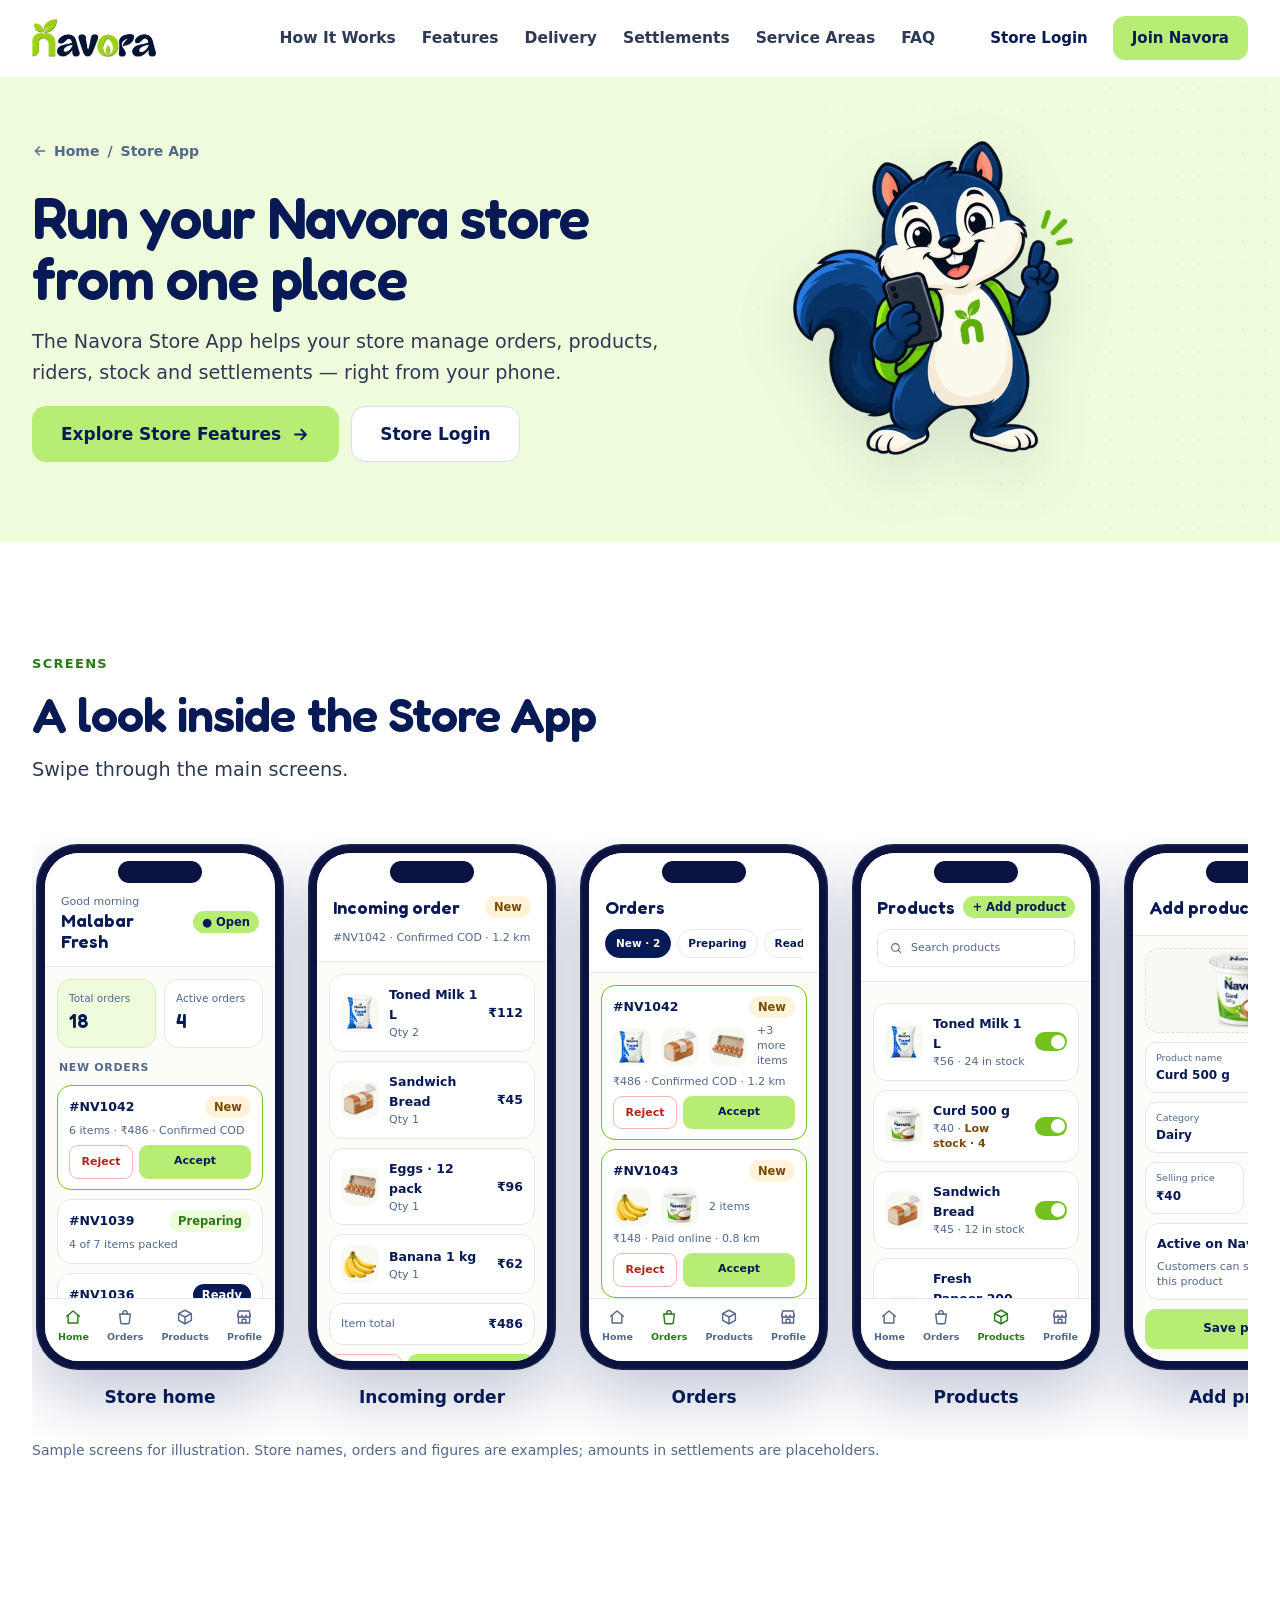
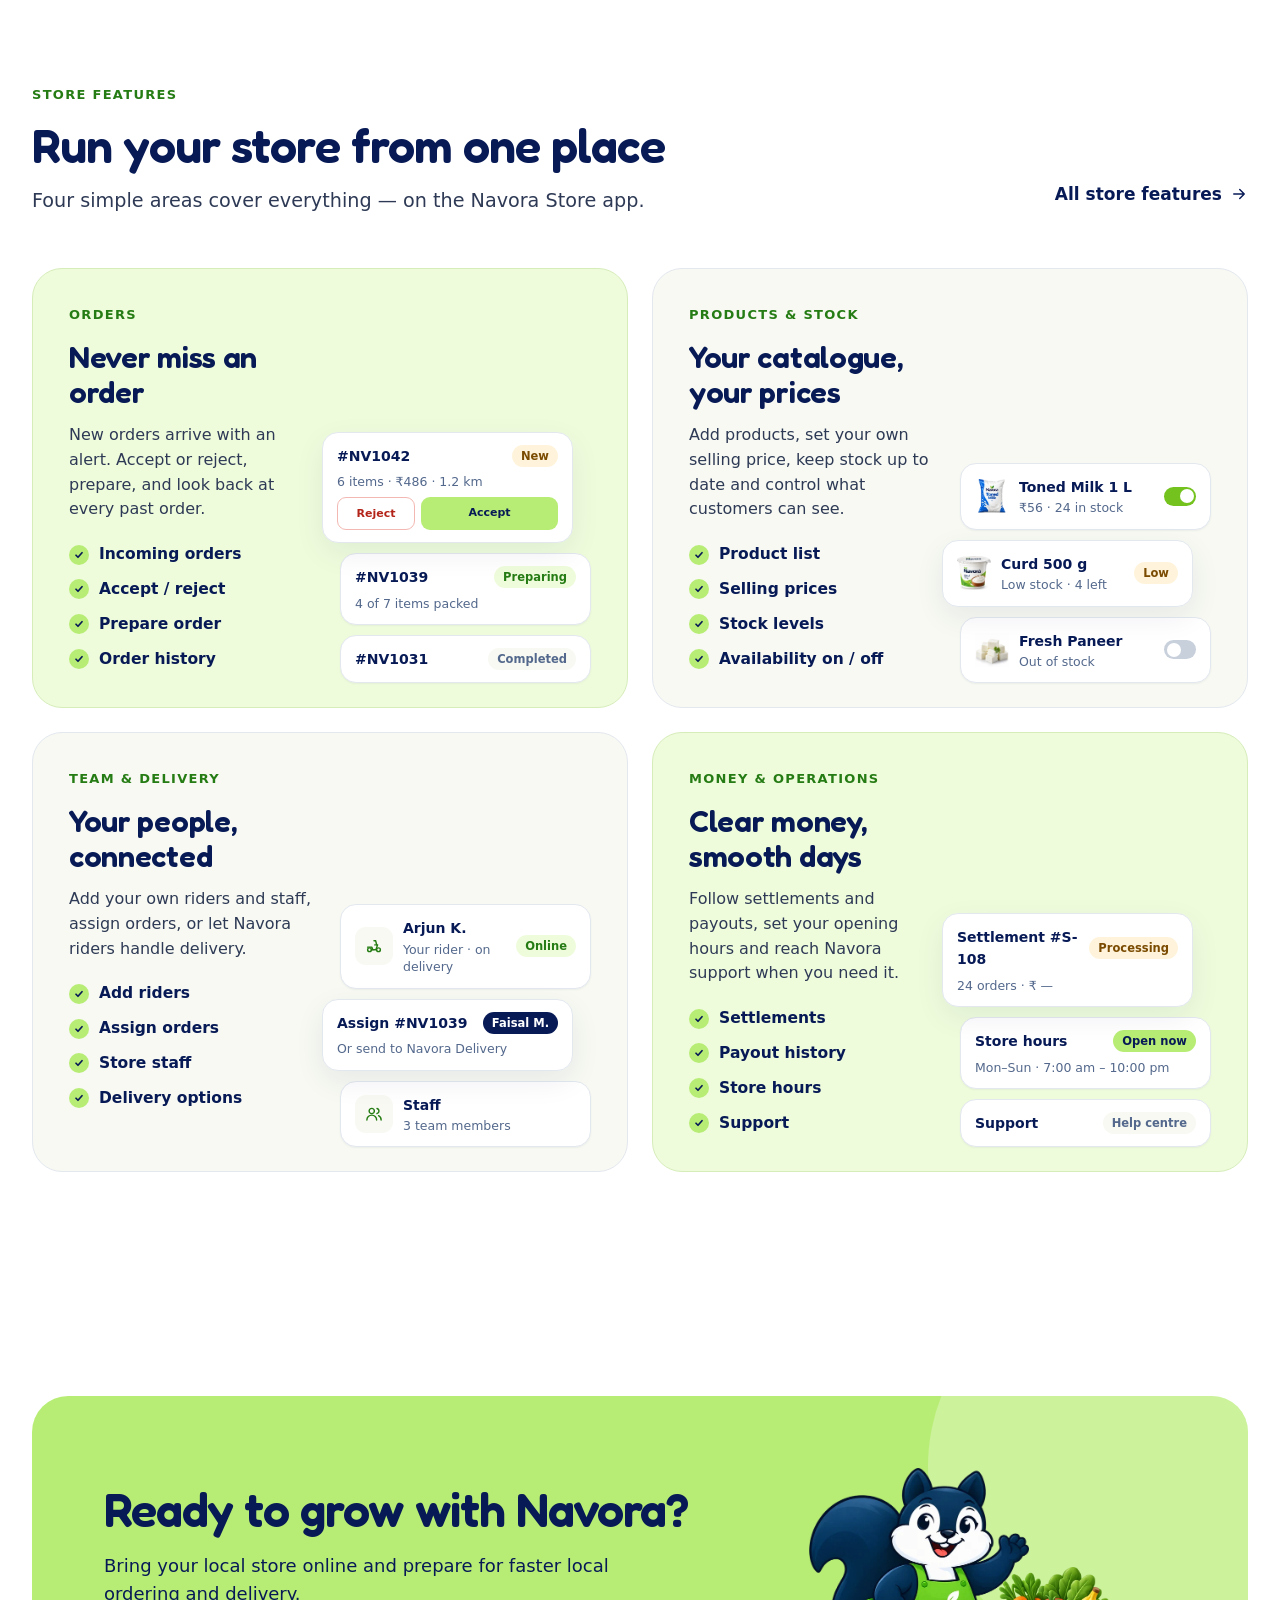
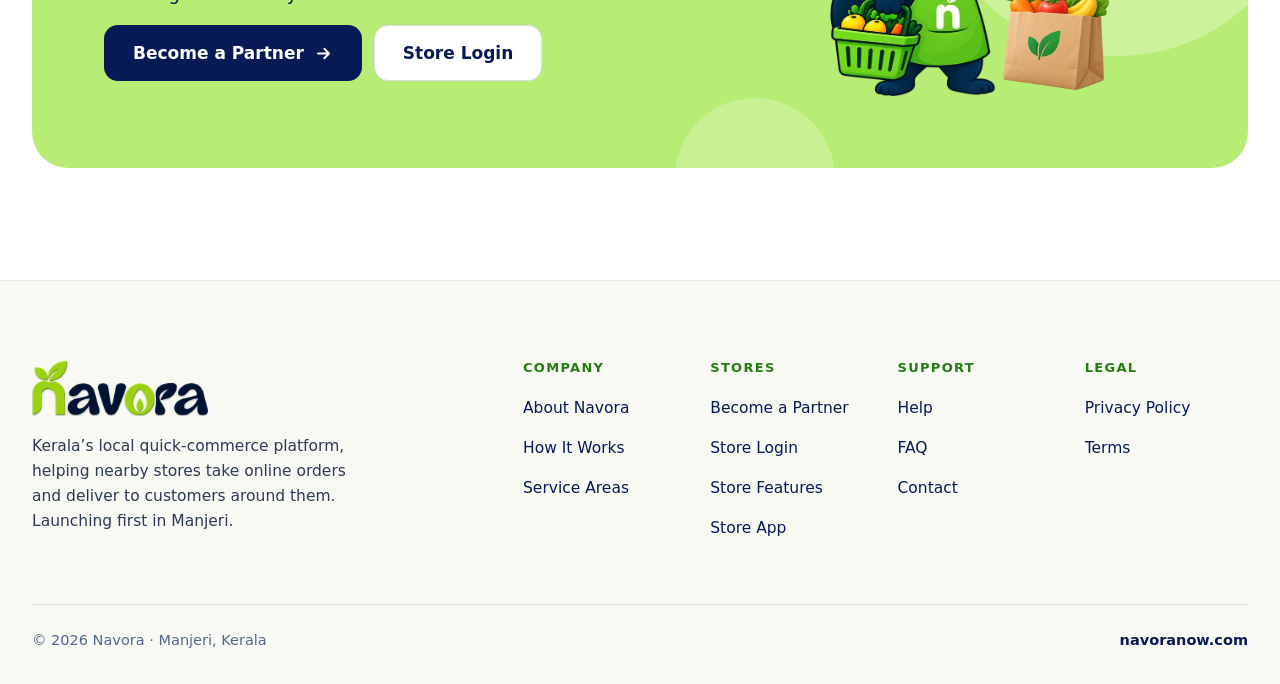
<file: store-app.html>
<!doctype html>
<html lang="en" class="no-js">
<head>
<meta charset="utf-8">
<meta name="viewport" content="width=device-width, initial-scale=1">
<title>Navora Store App — Navora for Stores</title>
<meta name="description" content="Run your Navora store from one place: orders, products, stock, riders and settlements in the Navora Store App.">
<meta name="theme-color" content="#EFFCDC">
<meta property="og:title" content="Navora Store App — Navora for Stores">
<meta property="og:description" content="Run your Navora store from one place: orders, products, stock, riders and settlements in the Navora Store App.">
<meta property="og:type" content="website">
<link rel="icon" type="image/png" href="favicon.png">
<link rel="apple-touch-icon" href="apple-touch-icon.png">
<link rel="preload" href="fredoka-semibold.woff" as="font" type="font/woff" crossorigin>
<link rel="stylesheet" href="styles.css">
<script>document.documentElement.classList.remove('no-js');</script>
<script src="main.js" defer></script>
</head>
<body>
<a class="skip-link" href="#main">Skip to content</a>
<svg xmlns="http://www.w3.org/2000/svg" style="display:none" aria-hidden="true"><symbol id="i-store" viewBox="0 0 24 24"><path d="M3.5 9.5 5 4h14l1.5 5.5"/><path d="M4.5 10v10h15V10"/><path d="M3.5 9.5a2.8 2.8 0 0 0 5.6 0 2.8 2.8 0 0 0 5.8 0 2.8 2.8 0 0 0 5.6 0"/><path d="M9.5 20v-5h5v5"/></symbol><symbol id="i-bag" viewBox="0 0 24 24"><path d="M5 8h14l-1.2 11.2A2 2 0 0 1 15.8 21H8.2a2 2 0 0 1-2-1.8L5 8Z"/><path d="M9 8V6.5a3 3 0 0 1 6 0V8"/></symbol><symbol id="i-box" viewBox="0 0 24 24"><path d="M3.5 7.5 12 3l8.5 4.5v9L12 21l-8.5-4.5z"/><path d="m3.5 7.5 8.5 4.5 8.5-4.5"/><path d="M12 12v9"/></symbol><symbol id="i-scooter" viewBox="0 0 24 24"><circle cx="6" cy="17" r="2.5"/><circle cx="18" cy="17" r="2.5"/><path d="M8.5 17h6l2.3-6.5H13"/><path d="M15.6 10.5 14.2 5H12"/><path d="M3.5 13.5h5.5l1.5 3.5"/></symbol><symbol id="i-layers" viewBox="0 0 24 24"><path d="m12 3 9 4.8-9 4.8-9-4.8z"/><path d="m3 12.2 9 4.8 9-4.8"/><path d="m3 16.4 9 4.6 9-4.6"/></symbol><symbol id="i-wallet" viewBox="0 0 24 24"><rect x="3" y="6" width="18" height="14" rx="3"/><path d="M3 10h18"/><path d="M16 15h2"/><path d="M6 6 15.5 3.2a1.5 1.5 0 0 1 1.9 1L18 6"/></symbol><symbol id="i-pin" viewBox="0 0 24 24"><path d="M12 21s7-6.1 7-11.6A7 7 0 0 0 5 9.4C5 14.9 12 21 12 21Z"/><circle cx="12" cy="9.5" r="2.5"/></symbol><symbol id="i-users" viewBox="0 0 24 24"><circle cx="9" cy="8" r="3.5"/><path d="M2.5 20a6.5 6.5 0 0 1 13 0"/><path d="M16 4.6a3.5 3.5 0 0 1 0 6.8"/><path d="M21.5 20a6.5 6.5 0 0 0-3.4-5.7"/></symbol><symbol id="i-bell" viewBox="0 0 24 24"><path d="M6 16v-5a6 6 0 1 1 12 0v5l1.8 2H4.2z"/><path d="M10 21h4"/></symbol><symbol id="i-help" viewBox="0 0 24 24"><circle cx="12" cy="12" r="9"/><path d="M9.6 9.4a2.5 2.5 0 1 1 3.5 2.3c-.7.3-1.1.9-1.1 1.6v.4"/><path d="M12 17v.01"/></symbol><symbol id="i-check" viewBox="0 0 24 24"><path d="m5 12.5 4.5 4.5L19 7.5"/></symbol><symbol id="i-x" viewBox="0 0 24 24"><path d="M6 6l12 12M18 6 6 18"/></symbol><symbol id="i-clock" viewBox="0 0 24 24"><circle cx="12" cy="12" r="9"/><path d="M12 7v5l3.2 2"/></symbol><symbol id="i-tag" viewBox="0 0 24 24"><path d="M3.5 12V4.5H11l9.5 9.5-7 7z"/><circle cx="7.8" cy="8.8" r="1.4"/></symbol><symbol id="i-clipboard" viewBox="0 0 24 24"><rect x="5" y="4.5" width="14" height="16.5" rx="2.2"/><path d="M9 3.5h6V7H9z"/><path d="M9 11.5h6M9 15.5h4"/></symbol><symbol id="i-chart" viewBox="0 0 24 24"><path d="M4 20V4M4 20h16"/><path d="m8 15.5 3.5-4 3 2.5L20 8"/></symbol><symbol id="i-userplus" viewBox="0 0 24 24"><circle cx="9" cy="8" r="3.5"/><path d="M2.5 20a6.5 6.5 0 0 1 13 0"/><path d="M19 8v6M16 11h6"/></symbol><symbol id="i-arrow-r" viewBox="0 0 24 24"><path d="M5 12h14M13 6l6 6-6 6"/></symbol><symbol id="i-arrow-l" viewBox="0 0 24 24"><path d="M19 12H5M11 6l-6 6 6 6"/></symbol><symbol id="i-chev-r" viewBox="0 0 24 24"><path d="m9 6 6 6-6 6"/></symbol><symbol id="i-menu" viewBox="0 0 24 24"><path d="M4 7h16M4 12h16M4 17h16"/></symbol><symbol id="i-phone" viewBox="0 0 24 24"><rect x="6.5" y="2.5" width="11" height="19" rx="2.8"/><path d="M11 18.5h2"/></symbol><symbol id="i-shield" viewBox="0 0 24 24"><path d="M12 3 20 6v6c0 4.6-3.4 8.3-8 9-4.6-.7-8-4.4-8-9V6z"/><path d="m9 12 2 2 4-4"/></symbol><symbol id="i-link" viewBox="0 0 24 24"><path d="M10 14a4 4 0 0 0 5.7 0l3-3a4 4 0 0 0-5.7-5.7l-1 1"/><path d="M14 10a4 4 0 0 0-5.7 0l-3 3a4 4 0 0 0 5.7 5.7l1-1"/></symbol><symbol id="i-cart" viewBox="0 0 24 24"><path d="M3 4h2.4l2.3 11h10.5L21 7.5H6.4"/><circle cx="9.5" cy="19.3" r="1.5"/><circle cx="17" cy="19.3" r="1.5"/></symbol><symbol id="i-basket" viewBox="0 0 24 24"><path d="M3 10h18l-2 10H5z"/><path d="M7.5 10 11 4M16.5 10 13 4"/><path d="M9 13.5v3.5M12 13.5v3.5M15 13.5v3.5"/></symbol><symbol id="i-loaf" viewBox="0 0 24 24"><path d="M6 11.5A4 4 0 0 1 7 3.6h10a4 4 0 0 1 1 7.9V19a1.5 1.5 0 0 1-1.5 1.5h-9A1.5 1.5 0 0 1 6 19z"/><path d="M10 8v3.5M14 8v3.5"/></symbol><symbol id="i-apple" viewBox="0 0 24 24"><path d="M12 7.5c-1.6-1.3-5-1.4-6.3 1.6-1.4 3.2-.2 8.8 2.6 10.8 1.4 1 2.4.2 3.7.2s2.3.8 3.7-.2c2.8-2 4-7.6 2.6-10.8-1.3-3-4.7-2.9-6.3-1.6Z"/><path d="M12 7.5c0-2 .9-3.5 2.8-4"/></symbol><symbol id="i-star" viewBox="0 0 24 24"><path d="m12 3.5 2.5 5.3 5.8.7-4.3 4 1.1 5.7L12 16.4l-5.1 2.8L8 13.5l-4.3-4 5.8-.7z"/></symbol><symbol id="i-route" viewBox="0 0 24 24"><circle cx="6" cy="6" r="2.5"/><circle cx="18" cy="18" r="2.5"/><path d="M8.5 6H15a3.5 3.5 0 0 1 0 7H9a3.5 3.5 0 0 0 0 7h6.5"/></symbol><symbol id="i-chat" viewBox="0 0 24 24"><path d="M4 5h16v11H9.5L4 20z"/><path d="M8 9.5h8M8 12.5h5"/></symbol><symbol id="i-edit" viewBox="0 0 24 24"><path d="M4 20h4L19 9l-4-4L4 16z"/><path d="m13.5 6.5 4 4"/></symbol><symbol id="i-info" viewBox="0 0 24 24"><circle cx="12" cy="12" r="9"/><path d="M12 11v5.5M12 7.8v.01"/></symbol><symbol id="i-rupee" viewBox="0 0 24 24"><path d="M7 4h10M7 8.5h10"/><path d="M7 4c6 0 6 9.5 0 9.5H6l7.5 6.5"/></symbol><symbol id="i-leaf" viewBox="0 0 24 24"><path d="M5 19C5 11 10 5.5 19.5 5 19.5 14 14 19 6 19"/><path d="m5 19 7-7"/></symbol><symbol id="i-doc" viewBox="0 0 24 24"><path d="M7 3h7l5 5v13H7z"/><path d="M14 3v5h5M10 13h6M10 17h4"/></symbol><symbol id="i-home" viewBox="0 0 24 24"><path d="M3.5 11 12 4l8.5 7"/><path d="M5.5 9.5V20h13V9.5"/></symbol><symbol id="i-search" viewBox="0 0 24 24"><circle cx="11" cy="11" r="6.5"/><path d="m20 20-4.2-4.2"/></symbol><symbol id="i-alert" viewBox="0 0 24 24"><path d="M12 4 2.8 19.5h18.4z"/><path d="M12 10v4.5M12 17v.01"/></symbol><symbol id="i-key" viewBox="0 0 24 24"><circle cx="8" cy="15" r="4"/><path d="m11 12 8-8M16 7l2.5 2.5M14 9l2 2"/></symbol><symbol id="i-plus" viewBox="0 0 24 24"><path d="M12 5v14M5 12h14"/></symbol><symbol id="i-settings" viewBox="0 0 24 24"><circle cx="12" cy="12" r="3"/><path d="M12 3v2.5M12 18.5V21M3 12h2.5M18.5 12H21M5.6 5.6l1.8 1.8M16.6 16.6l1.8 1.8M5.6 18.4l1.8-1.8M16.6 7.4l1.8-1.8"/></symbol><symbol id="i-eye" viewBox="0 0 24 24"><path d="M2.5 12S6 5.5 12 5.5 21.5 12 21.5 12 18 18.5 12 18.5 2.5 12 2.5 12Z"/><circle cx="12" cy="12" r="3"/></symbol><symbol id="i-mail" viewBox="0 0 24 24"><rect x="3" y="5" width="18" height="14" rx="2.5"/><path d="m3.5 6.5 8.5 6.5 8.5-6.5"/></symbol></svg>
<header class="site-header" id="top">
  <div class="wrap header-bar">
    <a class="logo" href="index.html" aria-label="Navora for Stores — home"><img src="navora-logo-240.webp" srcset="navora-logo-240.webp 1x, navora-logo-480.webp 2x" width="240" height="75" alt="Navora"></a>
    <nav class="nav" aria-label="Main"><ul><li><a href="how-it-works.html">How It Works</a></li><li><a href="features.html">Features</a></li><li><a href="delivery.html">Delivery</a></li><li><a href="settlements.html">Settlements</a></li><li><a href="service-areas.html">Service Areas</a></li><li><a href="faq.html">FAQ</a></li></ul></nav>
    <div class="header-cta">
      <a class="btn btn-ghost btn-sm" href="login.html">Store Login</a>
      <a class="btn btn-primary btn-sm" href="partner.html#apply">Join Navora</a>
    </div>
    <button class="menu-btn" type="button" aria-expanded="false" aria-controls="mobile-menu" aria-label="Open menu"><svg class="ic i-menu" aria-hidden="true"><use href="#i-menu"/></svg><svg class="ic i-close" aria-hidden="true"><use href="#i-x"/></svg></button>
  </div>
  <div class="mobile-sheet" id="mobile-menu">
    <nav aria-label="Mobile"><ul><li><a class="m-link" href="index.html">Home<svg class="ic" aria-hidden="true"><use href="#i-chev-r"/></svg></a></li><li><a class="m-link" href="how-it-works.html">How It Works<svg class="ic" aria-hidden="true"><use href="#i-chev-r"/></svg></a></li><li><a class="m-link" href="features.html">Features<svg class="ic" aria-hidden="true"><use href="#i-chev-r"/></svg></a></li><li><a class="m-link" href="delivery.html">Delivery<svg class="ic" aria-hidden="true"><use href="#i-chev-r"/></svg></a></li><li><a class="m-link" href="settlements.html">Settlements<svg class="ic" aria-hidden="true"><use href="#i-chev-r"/></svg></a></li><li><a class="m-link" href="service-areas.html">Service Areas<svg class="ic" aria-hidden="true"><use href="#i-chev-r"/></svg></a></li><li><a class="m-link" href="faq.html">FAQ<svg class="ic" aria-hidden="true"><use href="#i-chev-r"/></svg></a></li><li><a class="m-link" href="partner.html">Partner With Us<svg class="ic" aria-hidden="true"><use href="#i-chev-r"/></svg></a></li></ul></nav>
    <div class="m-cta"><a class="btn btn-secondary" href="login.html">Store Login</a><a class="btn btn-primary" href="partner.html#apply">Join Navora</a></div>
  </div>
</header>
<main id="main">
<section class="page-hero" aria-labelledby="ph-title">
<div class="wrap ph-grid">
<div class="ph-copy">
<nav class="crumbs" aria-label="Breadcrumb"><a href="index.html"><svg class="ic" aria-hidden="true"><use href="#i-arrow-l"/></svg>Home</a><span aria-hidden="true">/</span><span aria-current="page">Store App</span></nav>
<h1 class="h1" id="ph-title">Run your Navora store from one place</h1>
<p class="lead">The Navora Store App helps your store manage orders, products, riders, stock and settlements — right from your phone.</p>
<div class="btn-row"><a class="btn btn-primary btn-lg" href="features.html">Explore Store Features <svg class="ic" aria-hidden="true"><use href="#i-arrow-r"/></svg></a><a class="btn btn-secondary btn-lg" href="login.html">Store Login</a></div>
</div>
<div class="ph-art"><img src="mascot-otp.webp" width="420" height="471" alt="Navo, the Navora squirrel, holding a phone"></div>
</div>
</section>
<section class="section" aria-labelledby="scr-title">
<div class="wrap">
<div class="head"><span class="eyebrow">Screens</span><h2 class="h2" id="scr-title">A look inside the Store App</h2><p class="lead">Swipe through the main screens.</p></div>
<div class="screens-row" tabindex="0" aria-label="Store App screens, scrollable">
<figure><div class="phone" role="img" aria-label="Sample Navora Store app home screen with today’s orders and a new incoming order">
<div class="screen" aria-hidden="true">
<span class="notch"></span>
<div class="s-head"><div class="r"><div><div class="hello">Good morning</div><div class="name">Malabar Fresh</div></div><span class="tag tag-green">● Open</span></div></div>
<div class="s-body">
<div class="s-stats"><div class="s-stat hl"><small>Total orders</small><b>18</b></div><div class="s-stat"><small>Active orders</small><b>4</b></div></div>
<div class="s-label">New orders</div>
<div class="s-card new"><div class="r"><b>#NV1042</b><span class="tag tag-amber">New</span></div><small>6 items · ₹486 · Confirmed COD</small><div class="s-btns"><span class="no">Reject</span><span class="yes">Accept</span></div></div>
<div class="s-card"><div class="r"><b>#NV1039</b><span class="tag tag-tint">Preparing</span></div><small>4 of 7 items packed</small></div>
<div class="s-card"><div class="r"><b>#NV1036</b><span class="tag tag-navy">Ready</span></div><small>Rider arriving in 3 min</small></div>
</div>
<div class="s-nav"><span class="on"><svg class="ic" aria-hidden="true"><use href="#i-home"/></svg>Home</span><span><svg class="ic" aria-hidden="true"><use href="#i-bag"/></svg>Orders</span><span><svg class="ic" aria-hidden="true"><use href="#i-box"/></svg>Products</span><span><svg class="ic" aria-hidden="true"><use href="#i-store"/></svg>Profile</span></div>
</div>
</div>
<figcaption>Store home</figcaption></figure>
<figure><div class="phone" role="img" aria-label="Sample incoming order screen listing items with Accept and Reject buttons">
<div class="screen" aria-hidden="true">
<span class="notch"></span>
<div class="s-head"><div class="r"><div class="title">Incoming order</div><span class="tag tag-amber">New</span></div><small class="hello">#NV1042 · Confirmed COD · 1.2 km</small></div>
<div class="s-body">
<div class="s-card"><div class="s-row"><span class="s-thumb"><img src="p-milk.webp" alt=""></span><div><b>Toned Milk 1 L</b><small>Qty 2</small></div><b>₹112</b></div></div>
<div class="s-card"><div class="s-row"><span class="s-thumb"><img src="p-bread.webp" alt=""></span><div><b>Sandwich Bread</b><small>Qty 1</small></div><b>₹45</b></div></div>
<div class="s-card"><div class="s-row"><span class="s-thumb"><img src="p-eggs.webp" alt=""></span><div><b>Eggs · 12 pack</b><small>Qty 1</small></div><b>₹96</b></div></div>
<div class="s-card"><div class="s-row"><span class="s-thumb"><img src="p-banana.webp" alt=""></span><div><b>Banana 1 kg</b><small>Qty 1</small></div><b>₹62</b></div></div>
<div class="s-card"><div class="r"><small>Item total</small><b>₹486</b></div></div>
<div class="s-btns" style="margin-top:auto"><span class="no">Reject</span><span class="yes">Accept order</span></div>
</div>
</div>
</div>
<figcaption>Incoming order</figcaption></figure>
<figure><div class="phone" role="img" aria-label="Sample Navora Store app orders screen with New, Preparing, Ready and Completed tabs">
<div class="screen" aria-hidden="true">
<span class="notch"></span>
<div class="s-head"><div class="title">Orders</div><div class="s-tabs"><span class="on">New · 2</span><span>Preparing</span><span>Ready</span><span>Completed</span></div></div>
<div class="s-body">
<div class="s-card new"><div class="r"><b>#NV1042</b><span class="tag tag-amber">New</span></div>
<div class="s-row"><span class="s-thumb"><img src="p-milk.webp" alt=""></span><span class="s-thumb"><img src="p-bread.webp" alt=""></span><span class="s-thumb"><img src="p-eggs.webp" alt=""></span><div><small>+3 more items</small></div></div>
<small>₹486 · Confirmed COD · 1.2 km</small><div class="s-btns"><span class="no">Reject</span><span class="yes">Accept</span></div></div>
<div class="s-card new"><div class="r"><b>#NV1043</b><span class="tag tag-amber">New</span></div>
<div class="s-row"><span class="s-thumb"><img src="p-banana.webp" alt=""></span><span class="s-thumb"><img src="p-curd.webp" alt=""></span><div><small>2 items</small></div></div>
<small>₹148 · Paid online · 0.8 km</small><div class="s-btns"><span class="no">Reject</span><span class="yes">Accept</span></div></div>
<div class="s-card"><div class="r"><b>#NV1031</b><span class="tag tag-grey">Completed</span></div><small>Delivered by Navora Rider</small></div>
</div>
<div class="s-nav"><span><svg class="ic" aria-hidden="true"><use href="#i-home"/></svg>Home</span><span class="on"><svg class="ic" aria-hidden="true"><use href="#i-bag"/></svg>Orders</span><span><svg class="ic" aria-hidden="true"><use href="#i-box"/></svg>Products</span><span><svg class="ic" aria-hidden="true"><use href="#i-store"/></svg>Profile</span></div>
</div>
</div>
<figcaption>Orders</figcaption></figure>
<figure><div class="phone" role="img" aria-label="Sample Navora Store app products screen with prices, stock levels and availability switches">
<div class="screen" aria-hidden="true">
<span class="notch"></span>
<div class="s-head"><div class="r"><div class="title">Products</div><span class="tag tag-green">+ Add product</span></div><div class="s-search"><svg class="ic" aria-hidden="true"><use href="#i-search"/></svg>Search products</div></div>
<div class="s-body">
<div class="s-tabs"><span class="on">All products</span><span>Low stock</span><span>Out of stock</span></div>
<div class="s-card"><div class="s-row"><span class="s-thumb"><img src="p-milk.webp" alt=""></span><div><b>Toned Milk 1 L</b><small>₹56 · 24 in stock</small></div><span class="s-toggle"></span></div></div>
<div class="s-card"><div class="s-row"><span class="s-thumb"><img src="p-curd.webp" alt=""></span><div><b>Curd 500 g</b><small>₹40 · <span style="color:#7A4B00;font-weight:800">Low stock · 4</span></small></div><span class="s-toggle"></span></div></div>
<div class="s-card"><div class="s-row"><span class="s-thumb"><img src="p-bread.webp" alt=""></span><div><b>Sandwich Bread</b><small>₹45 · 12 in stock</small></div><span class="s-toggle"></span></div></div>
<div class="s-card"><div class="s-row"><span class="s-thumb"><img src="p-paneer.webp" alt=""></span><div><b>Fresh Paneer 200 g</b><small>₹90 · Out of stock</small></div><span class="s-toggle off"></span></div></div>
</div>
<div class="s-nav"><span><svg class="ic" aria-hidden="true"><use href="#i-home"/></svg>Home</span><span><svg class="ic" aria-hidden="true"><use href="#i-bag"/></svg>Orders</span><span class="on"><svg class="ic" aria-hidden="true"><use href="#i-box"/></svg>Products</span><span><svg class="ic" aria-hidden="true"><use href="#i-store"/></svg>Profile</span></div>
</div>
</div>
<figcaption>Products</figcaption></figure>
<figure><div class="phone" role="img" aria-label="Sample add product screen with photo, name, category, selling price, stock and active switch">
<div class="screen" aria-hidden="true">
<span class="notch"></span>
<div class="s-head"><div class="title">Add product</div></div>
<div class="s-body">
<div class="s-photo"><img src="p-curd.webp" alt=""></div>
<div class="s-field"><small>Product name</small><b>Curd 500 g</b></div>
<div class="s-field"><small>Category</small><b>Dairy</b></div>
<div class="s-stats"><div class="s-field"><small>Selling price</small><b>₹40</b></div><div class="s-field"><small>Stock</small><b>20</b></div></div>
<div class="s-card"><div class="r"><b>Active on Navora</b><span class="s-toggle"></span></div><small>Customers can see and order this product</small></div>
<div class="s-cta" style="margin-top:auto">Save product</div>
</div>
</div>
</div>
<figcaption>Add product</figcaption></figure>
<figure><div class="phone" role="img" aria-label="Sample riders screen showing the store’s own riders and a button to add a rider">
<div class="screen" aria-hidden="true">
<span class="notch"></span>
<div class="s-head"><div class="r"><div class="title">Riders</div><span class="tag tag-green">+ Add rider</span></div></div>
<div class="s-body">
<div class="s-card"><div class="r"><b>Navora Delivery</b><span class="s-toggle"></span></div><small>Use Navora riders when your team is busy</small></div>
<div class="s-label">Your riders</div>
<div class="s-card"><div class="s-row"><span class="s-thumb"><svg class="ic" aria-hidden="true"><use href="#i-scooter"/></svg></span><div><b>Arjun K.</b><small>Connected · on delivery</small></div><span class="tag tag-tint">Online</span></div></div>
<div class="s-card"><div class="s-row"><span class="s-thumb"><svg class="ic" aria-hidden="true"><use href="#i-scooter"/></svg></span><div><b>Faisal M.</b><small>Connected · available</small></div><span class="tag tag-tint">Online</span></div></div>
<div class="s-card"><div class="s-row"><span class="s-thumb"><svg class="ic" aria-hidden="true"><use href="#i-scooter"/></svg></span><div><b>Rahul P.</b><small>Connected</small></div><span class="tag tag-grey">Offline</span></div></div>
<div class="s-card"><div class="r"><b>Assign #NV1039</b><span class="tag tag-navy">Faisal M.</span></div></div>
</div>
<div class="s-nav"><span><svg class="ic" aria-hidden="true"><use href="#i-home"/></svg>Home</span><span><svg class="ic" aria-hidden="true"><use href="#i-bag"/></svg>Orders</span><span><svg class="ic" aria-hidden="true"><use href="#i-box"/></svg>Products</span><span class="on"><svg class="ic" aria-hidden="true"><use href="#i-store"/></svg>Profile</span></div>
</div>
</div>
<figcaption>Riders</figcaption></figure>
<figure><div class="phone" role="img" aria-label="Sample settlements screen with settlement status and payout history; amounts are placeholders">
<div class="screen" aria-hidden="true">
<span class="notch"></span>
<div class="s-head"><div class="title">Settlements</div><small class="hello">Bank account ···· 4410</small></div>
<div class="s-body">
<div class="s-stat hl"><small>Next payout</small><b>₹ —</b><small>Status: Processing</small></div>
<div class="s-label">Payout history</div>
<div class="s-card"><div class="r"><b>Settlement #S-108</b><span class="tag tag-amber">Processing</span></div><small>24 orders · ₹ —</small></div>
<div class="s-card"><div class="r"><b>Settlement #S-107</b><span class="tag tag-green">Paid</span></div><small>31 orders · ₹ —</small></div>
<div class="s-card"><div class="r"><b>Settlement #S-106</b><span class="tag tag-green">Paid</span></div><small>27 orders · ₹ —</small></div>
<div class="s-card"><div class="r"><b>Settlement #S-105</b><span class="tag tag-green">Paid</span></div><small>22 orders · ₹ —</small></div>
</div>
<div class="s-nav"><span><svg class="ic" aria-hidden="true"><use href="#i-home"/></svg>Home</span><span><svg class="ic" aria-hidden="true"><use href="#i-bag"/></svg>Orders</span><span><svg class="ic" aria-hidden="true"><use href="#i-box"/></svg>Products</span><span class="on"><svg class="ic" aria-hidden="true"><use href="#i-store"/></svg>Profile</span></div>
</div>
</div>
<figcaption>Settlements</figcaption></figure>
</div>
<p class="small muted">Sample screens for illustration. Store names, orders and figures are examples; amounts in settlements are placeholders.</p>
</div>
</section>
<section class="section" id="features" aria-labelledby="feat-title">
<div class="wrap">
<div class="head-row">
<div class="head reveal">
<span class="eyebrow">Store features</span>
<h2 class="h2" id="feat-title">Run your store from one place</h2>
<p class="lead">Four simple areas cover everything — on the Navora Store app.</p>
</div>
<a class="link-arrow reveal" href="features.html">All store features <svg class="ic" aria-hidden="true"><use href="#i-arrow-r"/></svg></a>
</div>
<div class="showcase">
<article class="sc-card tint reveal">
<div class="sc-copy"><span class="eyebrow">Orders</span><h3>Never miss an order</h3><p>New orders arrive with an alert. Accept or reject, prepare, and look back at every past order.</p>
<ul class="sc-list"><li>Incoming orders</li><li>Accept / reject</li><li>Prepare order</li><li>Order history</li></ul></div>
<div class="sc-ui" aria-hidden="true">
<div class="ui-card raise"><div class="r"><b>#NV1042</b><span class="tag tag-amber">New</span></div><small>6 items · ₹486 · 1.2 km</small><div class="s-btns"><span class="no">Reject</span><span class="yes">Accept</span></div></div>
<div class="ui-card"><div class="r"><b>#NV1039</b><span class="tag tag-tint">Preparing</span></div><small>4 of 7 items packed</small></div>
<div class="ui-card"><div class="r"><b>#NV1031</b><span class="tag tag-grey">Completed</span></div></div>
</div>
</article>
<article class="sc-card reveal">
<div class="sc-copy"><span class="eyebrow">Products &amp; stock</span><h3>Your catalogue, your prices</h3><p>Add products, set your own selling price, keep stock up to date and control what customers can see.</p>
<ul class="sc-list"><li>Product list</li><li>Selling prices</li><li>Stock levels</li><li>Availability on / off</li></ul></div>
<div class="sc-ui" aria-hidden="true">
<div class="ui-card"><div class="s-row"><img src="p-milk.webp" alt="" width="34" height="34" loading="lazy"><div><b>Toned Milk 1 L</b><small>₹56 · 24 in stock</small></div><span class="s-toggle"></span></div></div>
<div class="ui-card raise"><div class="s-row"><img src="p-curd.webp" alt="" width="34" height="34" loading="lazy"><div><b>Curd 500 g</b><small>Low stock · 4 left</small></div><span class="tag tag-amber">Low</span></div></div>
<div class="ui-card"><div class="s-row"><img src="p-paneer.webp" alt="" width="34" height="34" loading="lazy"><div><b>Fresh Paneer</b><small>Out of stock</small></div><span class="s-toggle off"></span></div></div>
</div>
</article>
<article class="sc-card reveal">
<div class="sc-copy"><span class="eyebrow">Team &amp; delivery</span><h3>Your people, connected</h3><p>Add your own riders and staff, assign orders, or let Navora riders handle delivery.</p>
<ul class="sc-list"><li>Add riders</li><li>Assign orders</li><li>Store staff</li><li>Delivery options</li></ul></div>
<div class="sc-ui" aria-hidden="true">
<div class="ui-card"><div class="s-row"><span class="s-thumb"><svg class="ic" aria-hidden="true"><use href="#i-scooter"/></svg></span><div><b>Arjun K.</b><small>Your rider · on delivery</small></div><span class="tag tag-tint">Online</span></div></div>
<div class="ui-card raise"><div class="r"><b>Assign #NV1039</b><span class="tag tag-navy">Faisal M.</span></div><small>Or send to Navora Delivery</small></div>
<div class="ui-card"><div class="s-row"><span class="s-thumb"><svg class="ic" aria-hidden="true"><use href="#i-users"/></svg></span><div><b>Staff</b><small>3 team members</small></div></div></div>
</div>
</article>
<article class="sc-card tint reveal">
<div class="sc-copy"><span class="eyebrow">Money &amp; operations</span><h3>Clear money, smooth days</h3><p>Follow settlements and payouts, set your opening hours and reach Navora support when you need it.</p>
<ul class="sc-list"><li>Settlements</li><li>Payout history</li><li>Store hours</li><li>Support</li></ul></div>
<div class="sc-ui" aria-hidden="true">
<div class="ui-card raise"><div class="r"><b>Settlement #S-108</b><span class="tag tag-amber">Processing</span></div><small>24 orders · ₹ —</small></div>
<div class="ui-card"><div class="r"><b>Store hours</b><span class="tag tag-green">Open now</span></div><small>Mon–Sun · 7:00 am – 10:00 pm</small></div>
<div class="ui-card"><div class="r"><b>Support</b><span class="tag tag-grey">Help centre</span></div></div>
</div>
</article>
</div>
</div>
</section>

<section class="section" aria-labelledby="final-title">
<div class="wrap">
<div class="final reveal">
<div class="copy">
<h2 class="h2" id="final-title">Ready to grow with Navora?</h2>
<p>Bring your local store online and prepare for faster local ordering and delivery.</p>
<div class="btn-row"><a class="btn btn-dark btn-lg" href="partner.html#apply">Become a Partner <svg class="ic" aria-hidden="true"><use href="#i-arrow-r"/></svg></a><a class="btn btn-secondary btn-lg" href="login.html">Store Login</a></div>
</div>
<div class="final-art" aria-hidden="true"><img class="mascot" src="mascot-store-basket.webp" width="520" height="539" alt="" loading="lazy"><img class="bag" src="grocery-bag.webp" width="320" height="360" alt="" loading="lazy"></div>
</div>
</div>
</section>


</main>
<footer class="site-footer">
  <div class="wrap">
    <div class="f-top">
      <div class="f-brand">
        <a href="index.html" aria-label="Navora — home"><img src="navora-logo-480.webp" width="480" height="150" alt="Navora" loading="lazy"></a>
        <p>Kerala’s local quick-commerce platform, helping nearby stores take online orders and deliver to customers around them. Launching first in Manjeri.</p>
      </div>
      <div class="f-cols">
        <nav aria-labelledby="fc1"><h2 id="fc1">Company</h2><ul><li><a href="index.html#about">About Navora</a></li><li><a href="how-it-works.html">How It Works</a></li><li><a href="service-areas.html">Service Areas</a></li></ul></nav>
        <nav aria-labelledby="fc2"><h2 id="fc2">Stores</h2><ul><li><a href="partner.html">Become a Partner</a></li><li><a href="login.html">Store Login</a></li><li><a href="features.html">Store Features</a></li><li><a href="store-app.html">Store App</a></li></ul></nav>
        <nav aria-labelledby="fc3"><h2 id="fc3">Support</h2><ul><li><a href="help.html">Help</a></li><li><a href="faq.html">FAQ</a></li><li><a href="help.html#contact">Contact</a></li></ul></nav>
        <nav aria-labelledby="fc4"><h2 id="fc4">Legal</h2><ul><li><a href="privacy.html">Privacy Policy</a></li><li><a href="terms.html">Terms</a></li></ul></nav>
      </div>
    </div>
    <div class="f-bottom"><span>© <span data-year>2026</span> Navora · Manjeri, Kerala</span><a href="https://navoranow.com">navoranow.com</a></div>
  </div>
</footer>
</body>
</html>
</file>
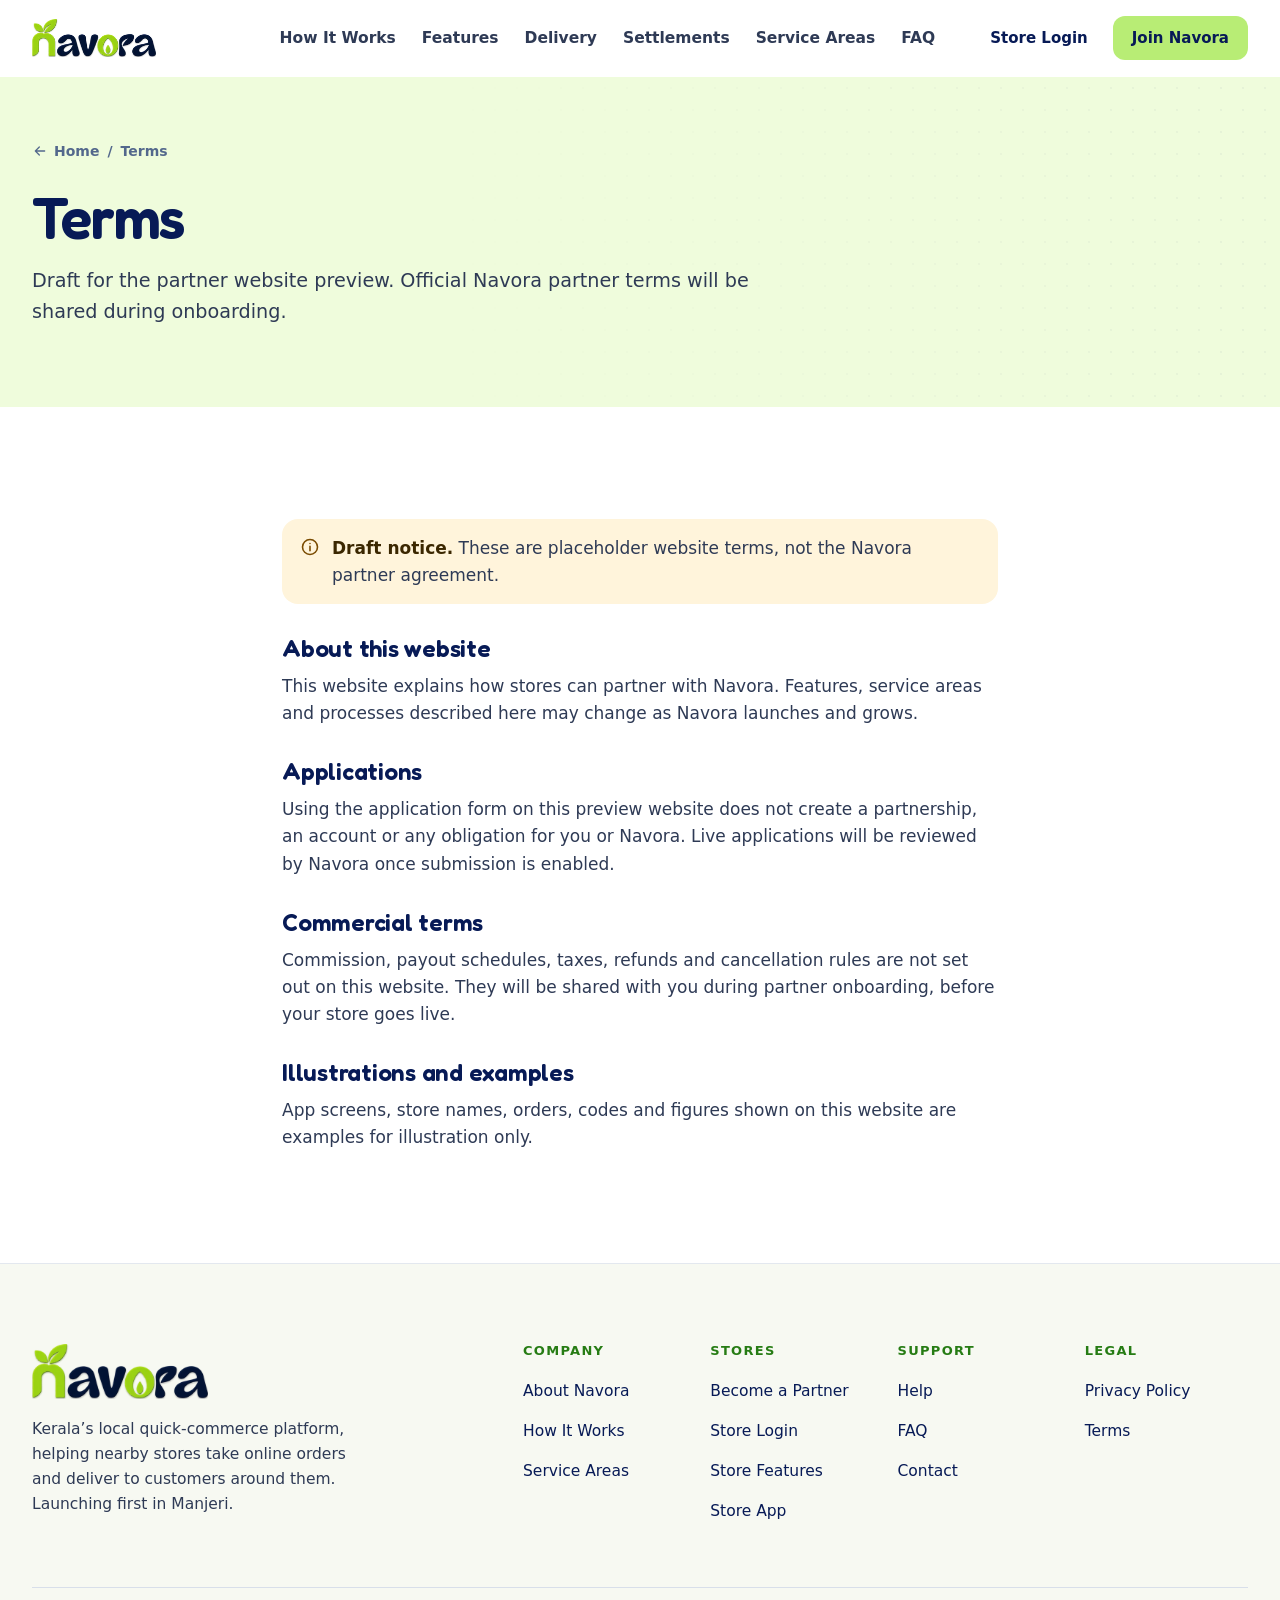
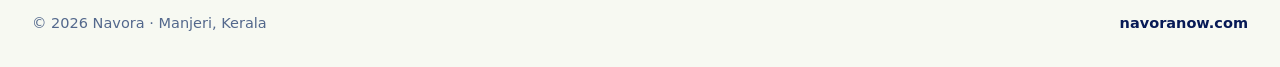
<file: terms.html>
<!doctype html>
<html lang="en" class="no-js">
<head>
<meta charset="utf-8">
<meta name="viewport" content="width=device-width, initial-scale=1">
<title>Terms — Navora for Stores</title>
<meta name="description" content="Terms for using the Navora for Stores website.">
<meta name="theme-color" content="#EFFCDC">
<meta property="og:title" content="Terms — Navora for Stores">
<meta property="og:description" content="Terms for using the Navora for Stores website.">
<meta property="og:type" content="website">
<link rel="icon" type="image/png" href="favicon.png">
<link rel="apple-touch-icon" href="apple-touch-icon.png">
<link rel="preload" href="fredoka-semibold.woff" as="font" type="font/woff" crossorigin>
<link rel="stylesheet" href="styles.css">
<script>document.documentElement.classList.remove('no-js');</script>
<script src="main.js" defer></script>
</head>
<body>
<a class="skip-link" href="#main">Skip to content</a>
<svg xmlns="http://www.w3.org/2000/svg" style="display:none" aria-hidden="true"><symbol id="i-store" viewBox="0 0 24 24"><path d="M3.5 9.5 5 4h14l1.5 5.5"/><path d="M4.5 10v10h15V10"/><path d="M3.5 9.5a2.8 2.8 0 0 0 5.6 0 2.8 2.8 0 0 0 5.8 0 2.8 2.8 0 0 0 5.6 0"/><path d="M9.5 20v-5h5v5"/></symbol><symbol id="i-bag" viewBox="0 0 24 24"><path d="M5 8h14l-1.2 11.2A2 2 0 0 1 15.8 21H8.2a2 2 0 0 1-2-1.8L5 8Z"/><path d="M9 8V6.5a3 3 0 0 1 6 0V8"/></symbol><symbol id="i-box" viewBox="0 0 24 24"><path d="M3.5 7.5 12 3l8.5 4.5v9L12 21l-8.5-4.5z"/><path d="m3.5 7.5 8.5 4.5 8.5-4.5"/><path d="M12 12v9"/></symbol><symbol id="i-scooter" viewBox="0 0 24 24"><circle cx="6" cy="17" r="2.5"/><circle cx="18" cy="17" r="2.5"/><path d="M8.5 17h6l2.3-6.5H13"/><path d="M15.6 10.5 14.2 5H12"/><path d="M3.5 13.5h5.5l1.5 3.5"/></symbol><symbol id="i-layers" viewBox="0 0 24 24"><path d="m12 3 9 4.8-9 4.8-9-4.8z"/><path d="m3 12.2 9 4.8 9-4.8"/><path d="m3 16.4 9 4.6 9-4.6"/></symbol><symbol id="i-wallet" viewBox="0 0 24 24"><rect x="3" y="6" width="18" height="14" rx="3"/><path d="M3 10h18"/><path d="M16 15h2"/><path d="M6 6 15.5 3.2a1.5 1.5 0 0 1 1.9 1L18 6"/></symbol><symbol id="i-pin" viewBox="0 0 24 24"><path d="M12 21s7-6.1 7-11.6A7 7 0 0 0 5 9.4C5 14.9 12 21 12 21Z"/><circle cx="12" cy="9.5" r="2.5"/></symbol><symbol id="i-users" viewBox="0 0 24 24"><circle cx="9" cy="8" r="3.5"/><path d="M2.5 20a6.5 6.5 0 0 1 13 0"/><path d="M16 4.6a3.5 3.5 0 0 1 0 6.8"/><path d="M21.5 20a6.5 6.5 0 0 0-3.4-5.7"/></symbol><symbol id="i-bell" viewBox="0 0 24 24"><path d="M6 16v-5a6 6 0 1 1 12 0v5l1.8 2H4.2z"/><path d="M10 21h4"/></symbol><symbol id="i-help" viewBox="0 0 24 24"><circle cx="12" cy="12" r="9"/><path d="M9.6 9.4a2.5 2.5 0 1 1 3.5 2.3c-.7.3-1.1.9-1.1 1.6v.4"/><path d="M12 17v.01"/></symbol><symbol id="i-check" viewBox="0 0 24 24"><path d="m5 12.5 4.5 4.5L19 7.5"/></symbol><symbol id="i-x" viewBox="0 0 24 24"><path d="M6 6l12 12M18 6 6 18"/></symbol><symbol id="i-clock" viewBox="0 0 24 24"><circle cx="12" cy="12" r="9"/><path d="M12 7v5l3.2 2"/></symbol><symbol id="i-tag" viewBox="0 0 24 24"><path d="M3.5 12V4.5H11l9.5 9.5-7 7z"/><circle cx="7.8" cy="8.8" r="1.4"/></symbol><symbol id="i-clipboard" viewBox="0 0 24 24"><rect x="5" y="4.5" width="14" height="16.5" rx="2.2"/><path d="M9 3.5h6V7H9z"/><path d="M9 11.5h6M9 15.5h4"/></symbol><symbol id="i-chart" viewBox="0 0 24 24"><path d="M4 20V4M4 20h16"/><path d="m8 15.5 3.5-4 3 2.5L20 8"/></symbol><symbol id="i-userplus" viewBox="0 0 24 24"><circle cx="9" cy="8" r="3.5"/><path d="M2.5 20a6.5 6.5 0 0 1 13 0"/><path d="M19 8v6M16 11h6"/></symbol><symbol id="i-arrow-r" viewBox="0 0 24 24"><path d="M5 12h14M13 6l6 6-6 6"/></symbol><symbol id="i-arrow-l" viewBox="0 0 24 24"><path d="M19 12H5M11 6l-6 6 6 6"/></symbol><symbol id="i-chev-r" viewBox="0 0 24 24"><path d="m9 6 6 6-6 6"/></symbol><symbol id="i-menu" viewBox="0 0 24 24"><path d="M4 7h16M4 12h16M4 17h16"/></symbol><symbol id="i-phone" viewBox="0 0 24 24"><rect x="6.5" y="2.5" width="11" height="19" rx="2.8"/><path d="M11 18.5h2"/></symbol><symbol id="i-shield" viewBox="0 0 24 24"><path d="M12 3 20 6v6c0 4.6-3.4 8.3-8 9-4.6-.7-8-4.4-8-9V6z"/><path d="m9 12 2 2 4-4"/></symbol><symbol id="i-link" viewBox="0 0 24 24"><path d="M10 14a4 4 0 0 0 5.7 0l3-3a4 4 0 0 0-5.7-5.7l-1 1"/><path d="M14 10a4 4 0 0 0-5.7 0l-3 3a4 4 0 0 0 5.7 5.7l1-1"/></symbol><symbol id="i-cart" viewBox="0 0 24 24"><path d="M3 4h2.4l2.3 11h10.5L21 7.5H6.4"/><circle cx="9.5" cy="19.3" r="1.5"/><circle cx="17" cy="19.3" r="1.5"/></symbol><symbol id="i-basket" viewBox="0 0 24 24"><path d="M3 10h18l-2 10H5z"/><path d="M7.5 10 11 4M16.5 10 13 4"/><path d="M9 13.5v3.5M12 13.5v3.5M15 13.5v3.5"/></symbol><symbol id="i-loaf" viewBox="0 0 24 24"><path d="M6 11.5A4 4 0 0 1 7 3.6h10a4 4 0 0 1 1 7.9V19a1.5 1.5 0 0 1-1.5 1.5h-9A1.5 1.5 0 0 1 6 19z"/><path d="M10 8v3.5M14 8v3.5"/></symbol><symbol id="i-apple" viewBox="0 0 24 24"><path d="M12 7.5c-1.6-1.3-5-1.4-6.3 1.6-1.4 3.2-.2 8.8 2.6 10.8 1.4 1 2.4.2 3.7.2s2.3.8 3.7-.2c2.8-2 4-7.6 2.6-10.8-1.3-3-4.7-2.9-6.3-1.6Z"/><path d="M12 7.5c0-2 .9-3.5 2.8-4"/></symbol><symbol id="i-star" viewBox="0 0 24 24"><path d="m12 3.5 2.5 5.3 5.8.7-4.3 4 1.1 5.7L12 16.4l-5.1 2.8L8 13.5l-4.3-4 5.8-.7z"/></symbol><symbol id="i-route" viewBox="0 0 24 24"><circle cx="6" cy="6" r="2.5"/><circle cx="18" cy="18" r="2.5"/><path d="M8.5 6H15a3.5 3.5 0 0 1 0 7H9a3.5 3.5 0 0 0 0 7h6.5"/></symbol><symbol id="i-chat" viewBox="0 0 24 24"><path d="M4 5h16v11H9.5L4 20z"/><path d="M8 9.5h8M8 12.5h5"/></symbol><symbol id="i-edit" viewBox="0 0 24 24"><path d="M4 20h4L19 9l-4-4L4 16z"/><path d="m13.5 6.5 4 4"/></symbol><symbol id="i-info" viewBox="0 0 24 24"><circle cx="12" cy="12" r="9"/><path d="M12 11v5.5M12 7.8v.01"/></symbol><symbol id="i-rupee" viewBox="0 0 24 24"><path d="M7 4h10M7 8.5h10"/><path d="M7 4c6 0 6 9.5 0 9.5H6l7.5 6.5"/></symbol><symbol id="i-leaf" viewBox="0 0 24 24"><path d="M5 19C5 11 10 5.5 19.5 5 19.5 14 14 19 6 19"/><path d="m5 19 7-7"/></symbol><symbol id="i-doc" viewBox="0 0 24 24"><path d="M7 3h7l5 5v13H7z"/><path d="M14 3v5h5M10 13h6M10 17h4"/></symbol><symbol id="i-home" viewBox="0 0 24 24"><path d="M3.5 11 12 4l8.5 7"/><path d="M5.5 9.5V20h13V9.5"/></symbol><symbol id="i-search" viewBox="0 0 24 24"><circle cx="11" cy="11" r="6.5"/><path d="m20 20-4.2-4.2"/></symbol><symbol id="i-alert" viewBox="0 0 24 24"><path d="M12 4 2.8 19.5h18.4z"/><path d="M12 10v4.5M12 17v.01"/></symbol><symbol id="i-key" viewBox="0 0 24 24"><circle cx="8" cy="15" r="4"/><path d="m11 12 8-8M16 7l2.5 2.5M14 9l2 2"/></symbol><symbol id="i-plus" viewBox="0 0 24 24"><path d="M12 5v14M5 12h14"/></symbol><symbol id="i-settings" viewBox="0 0 24 24"><circle cx="12" cy="12" r="3"/><path d="M12 3v2.5M12 18.5V21M3 12h2.5M18.5 12H21M5.6 5.6l1.8 1.8M16.6 16.6l1.8 1.8M5.6 18.4l1.8-1.8M16.6 7.4l1.8-1.8"/></symbol><symbol id="i-eye" viewBox="0 0 24 24"><path d="M2.5 12S6 5.5 12 5.5 21.5 12 21.5 12 18 18.5 12 18.5 2.5 12 2.5 12Z"/><circle cx="12" cy="12" r="3"/></symbol><symbol id="i-mail" viewBox="0 0 24 24"><rect x="3" y="5" width="18" height="14" rx="2.5"/><path d="m3.5 6.5 8.5 6.5 8.5-6.5"/></symbol></svg>
<header class="site-header" id="top">
  <div class="wrap header-bar">
    <a class="logo" href="index.html" aria-label="Navora for Stores — home"><img src="navora-logo-240.webp" srcset="navora-logo-240.webp 1x, navora-logo-480.webp 2x" width="240" height="75" alt="Navora"></a>
    <nav class="nav" aria-label="Main"><ul><li><a href="how-it-works.html">How It Works</a></li><li><a href="features.html">Features</a></li><li><a href="delivery.html">Delivery</a></li><li><a href="settlements.html">Settlements</a></li><li><a href="service-areas.html">Service Areas</a></li><li><a href="faq.html">FAQ</a></li></ul></nav>
    <div class="header-cta">
      <a class="btn btn-ghost btn-sm" href="login.html">Store Login</a>
      <a class="btn btn-primary btn-sm" href="partner.html#apply">Join Navora</a>
    </div>
    <button class="menu-btn" type="button" aria-expanded="false" aria-controls="mobile-menu" aria-label="Open menu"><svg class="ic i-menu" aria-hidden="true"><use href="#i-menu"/></svg><svg class="ic i-close" aria-hidden="true"><use href="#i-x"/></svg></button>
  </div>
  <div class="mobile-sheet" id="mobile-menu">
    <nav aria-label="Mobile"><ul><li><a class="m-link" href="index.html">Home<svg class="ic" aria-hidden="true"><use href="#i-chev-r"/></svg></a></li><li><a class="m-link" href="how-it-works.html">How It Works<svg class="ic" aria-hidden="true"><use href="#i-chev-r"/></svg></a></li><li><a class="m-link" href="features.html">Features<svg class="ic" aria-hidden="true"><use href="#i-chev-r"/></svg></a></li><li><a class="m-link" href="delivery.html">Delivery<svg class="ic" aria-hidden="true"><use href="#i-chev-r"/></svg></a></li><li><a class="m-link" href="settlements.html">Settlements<svg class="ic" aria-hidden="true"><use href="#i-chev-r"/></svg></a></li><li><a class="m-link" href="service-areas.html">Service Areas<svg class="ic" aria-hidden="true"><use href="#i-chev-r"/></svg></a></li><li><a class="m-link" href="faq.html">FAQ<svg class="ic" aria-hidden="true"><use href="#i-chev-r"/></svg></a></li><li><a class="m-link" href="partner.html">Partner With Us<svg class="ic" aria-hidden="true"><use href="#i-chev-r"/></svg></a></li></ul></nav>
    <div class="m-cta"><a class="btn btn-secondary" href="login.html">Store Login</a><a class="btn btn-primary" href="partner.html#apply">Join Navora</a></div>
  </div>
</header>
<main id="main">
<section class="page-hero" aria-labelledby="ph-title">
<div class="wrap ph-grid solo">
<div class="ph-copy">
<nav class="crumbs" aria-label="Breadcrumb"><a href="index.html"><svg class="ic" aria-hidden="true"><use href="#i-arrow-l"/></svg>Home</a><span aria-hidden="true">/</span><span aria-current="page">Terms</span></nav>
<h1 class="h1" id="ph-title">Terms</h1>
<p class="lead">Draft for the partner website preview. Official Navora partner terms will be shared during onboarding.</p>
</div>
</div>
</section>
<section class="section">
<div class="wrap legal">
<p class="note"><svg class="ic" aria-hidden="true"><use href="#i-info"/></svg><span><b>Draft notice.</b> These are placeholder website terms, not the Navora partner agreement.</span></p>
<section><h2>About this website</h2><p>This website explains how stores can partner with Navora. Features, service areas and processes described here may change as Navora launches and grows.</p></section>
<section><h2>Applications</h2><p>Using the application form on this preview website does not create a partnership, an account or any obligation for you or Navora. Live applications will be reviewed by Navora once submission is enabled.</p></section>
<section><h2>Commercial terms</h2><p>Commission, payout schedules, taxes, refunds and cancellation rules are not set out on this website. They will be shared with you during partner onboarding, before your store goes live.</p></section>
<section><h2>Illustrations and examples</h2><p>App screens, store names, orders, codes and figures shown on this website are examples for illustration only.</p></section>
</div>
</section>

</main>
<footer class="site-footer">
  <div class="wrap">
    <div class="f-top">
      <div class="f-brand">
        <a href="index.html" aria-label="Navora — home"><img src="navora-logo-480.webp" width="480" height="150" alt="Navora" loading="lazy"></a>
        <p>Kerala’s local quick-commerce platform, helping nearby stores take online orders and deliver to customers around them. Launching first in Manjeri.</p>
      </div>
      <div class="f-cols">
        <nav aria-labelledby="fc1"><h2 id="fc1">Company</h2><ul><li><a href="index.html#about">About Navora</a></li><li><a href="how-it-works.html">How It Works</a></li><li><a href="service-areas.html">Service Areas</a></li></ul></nav>
        <nav aria-labelledby="fc2"><h2 id="fc2">Stores</h2><ul><li><a href="partner.html">Become a Partner</a></li><li><a href="login.html">Store Login</a></li><li><a href="features.html">Store Features</a></li><li><a href="store-app.html">Store App</a></li></ul></nav>
        <nav aria-labelledby="fc3"><h2 id="fc3">Support</h2><ul><li><a href="help.html">Help</a></li><li><a href="faq.html">FAQ</a></li><li><a href="help.html#contact">Contact</a></li></ul></nav>
        <nav aria-labelledby="fc4"><h2 id="fc4">Legal</h2><ul><li><a href="privacy.html">Privacy Policy</a></li><li><a href="terms.html">Terms</a></li></ul></nav>
      </div>
    </div>
    <div class="f-bottom"><span>© <span data-year>2026</span> Navora · Manjeri, Kerala</span><a href="https://navoranow.com">navoranow.com</a></div>
  </div>
</footer>
</body>
</html>
</file>
<file: styles.css>
/* =========================================================
   Navora for Stores — partner website
   Tokens follow the Navora Store app theme (app_colors.dart)
   ========================================================= */
@font-face { font-family: 'Fredoka'; src: url('fredoka-regular.woff') format('woff'); font-weight: 400; font-style: normal; font-display: swap; }
@font-face { font-family: 'Fredoka'; src: url('fredoka-semibold.woff') format('woff'); font-weight: 500 700; font-style: normal; font-display: swap; }
:root {
  --green: #B8ED75;          /* highlight / primary CTA */
  --green-hover: #A9E25F;
  --tint: #EFFCDC;           /* light green surface */
  --tint-2: #EAF9DF;         /* store pale green */
  --tint-line: #D6EDBA;
  --green-brand: #73C21D;    /* brand primary (icons, lines) */
  --green-text: #267C14;     /* dark green, text-safe on white */
  --ink: #071A56;            /* Navora navy */
  --ink-soft: #1D2C5E;
  --text: #2E3A55;           /* body copy */
  --muted: #53688C;          /* secondary text */
  --line: #E3E8EF;
  --line-2: #D8DFEA;
  --bg: #FFFFFF;
  --warm: #FCFDF8;           /* app background / off-white */
  --warm-2: #F7F9F2;
  --amber: #FFF4DB;
  --amber-ink: #7A4B00;
  --red: #DC2626;
  --red-text: #B42318;
  --r-sm: 12px;
  --r-btn: 14px;
  --r-md: 20px;
  --r-lg: 24px;
  --r-xl: 30px;
  --shadow-sm: 0 1px 2px rgba(7, 26, 86, .05);
  --shadow: 0 10px 30px rgba(7, 26, 86, .07);
  --shadow-lg: 0 24px 60px rgba(7, 26, 86, .12);
  --f-display: 'Fredoka', system-ui, -apple-system, 'Segoe UI', Roboto, sans-serif;
  --f-body: system-ui, -apple-system, 'Segoe UI', Roboto, 'Helvetica Neue', Arial, sans-serif;
  --wrap: 1216px;
  --pad: 32px;
  --sec: 112px;
  --header-h: 76px;
}
@media (max-width: 1024px) { :root { --pad: 24px; --sec: 96px; } }
@media (max-width: 640px) { :root { --pad: 18px; --sec: 72px; --header-h: 68px; } }

*, *::before, *::after { box-sizing: border-box; }
html { scroll-behavior: smooth; scroll-padding-top: calc(var(--header-h) + 20px); -webkit-text-size-adjust: 100%; }
body { margin: 0; font-family: var(--f-body); font-size: 17px; line-height: 1.6; color: var(--text); background: var(--bg); overflow-x: hidden; -webkit-font-smoothing: antialiased; }
img, svg { display: block; max-width: 100%; }
img { height: auto; }
a { color: var(--green-text); text-underline-offset: 3px; }
a:hover { color: var(--ink); }
h1, h2, h3, h4 { margin: 0; color: var(--ink); font-family: var(--f-display); font-weight: 600; line-height: 1.12; letter-spacing: -.01em; }
p, ul, ol, figure, dl { margin: 0; }
ul, ol { padding: 0; }
button, input, select, textarea { font: inherit; color: inherit; }
:focus-visible { outline: 3px solid var(--ink); outline-offset: 3px; border-radius: 8px; }
.sr-only { position: absolute !important; width: 1px; height: 1px; padding: 0; margin: -1px; overflow: hidden; clip: rect(0 0 0 0); white-space: nowrap; border: 0; }
.skip-link { position: absolute; left: 16px; top: -80px; z-index: 300; padding: 12px 18px; border-radius: 12px; background: var(--ink); color: #fff; font-weight: 800; text-decoration: none; }
.skip-link:focus { top: 12px; color: #fff; }

.wrap { width: 100%; max-width: calc(var(--wrap) + var(--pad) * 2); margin: 0 auto; padding: 0 var(--pad); }
.wrap-narrow { max-width: calc(820px + var(--pad) * 2); }
.section { padding: var(--sec) 0; position: relative; }
.section-tight { padding: calc(var(--sec) * .65) 0; }
.bg-tint { background: var(--tint); }
.bg-warm { background: var(--warm-2); }
.bg-green { background: var(--green); }

/* ---------- type ---------- */
.badge { display: inline-flex; align-items: center; gap: 8px; align-self: flex-start; padding: 7px 14px 7px 10px; border-radius: 999px; background: #fff; border: 1px solid var(--tint-line); font-size: 14px; font-weight: 800; color: var(--ink); }
.badge .dot { width: 20px; height: 20px; border-radius: 50%; background: var(--green); display: grid; place-items: center; }
.badge .dot .ic { width: 12px; height: 12px; stroke-width: 3; }
.eyebrow { font-size: 13px; font-weight: 800; letter-spacing: .1em; text-transform: uppercase; color: var(--green-text); }
.display { font-size: clamp(42px, 5.2vw, 66px); line-height: 1.03; letter-spacing: -.025em; }
.h2 { font-size: clamp(32px, 3.8vw, 48px); line-height: 1.08; letter-spacing: -.02em; }
.h3 { font-size: clamp(24px, 2.4vw, 30px); }
.lead { font-size: clamp(18px, 1.5vw, 20px); line-height: 1.6; color: var(--text); }
.muted { color: var(--muted); }
.small { font-size: 14px; }
.head { display: flex; flex-direction: column; gap: 14px; max-width: 700px; margin-bottom: 52px; }
.head.center { margin-inline: auto; text-align: center; align-items: center; }
.head-row { display: flex; flex-wrap: wrap; align-items: flex-end; justify-content: space-between; gap: 20px 40px; margin-bottom: 52px; }
.head-row .head { margin-bottom: 0; }
.link-arrow { display: inline-flex; align-items: center; gap: 8px; min-height: 44px; font-weight: 800; color: var(--ink); text-decoration: none; }
.link-arrow .ic { width: 18px; height: 18px; transition: transform .2s; }
.link-arrow:hover { color: var(--green-text); }
.link-arrow:hover .ic { transform: translateX(3px); }

/* ---------- icons ---------- */
.ic { width: 24px; height: 24px; fill: none; stroke: currentColor; stroke-width: 1.9; stroke-linecap: round; stroke-linejoin: round; flex: none; }
.ico { flex: none; width: 48px; height: 48px; border-radius: 15px; display: grid; place-items: center; background: var(--tint); color: var(--green-text); }
.ico.sm { width: 40px; height: 40px; border-radius: 12px; }
.ico.sm .ic { width: 20px; height: 20px; }
.ico.lg { width: 60px; height: 60px; border-radius: 18px; }
.ico.lg .ic { width: 28px; height: 28px; }
.ico.solid { background: var(--green); color: var(--ink); }
.ico.white { background: #fff; color: var(--green-text); }
.ico.navy { background: var(--ink); color: var(--green); }

/* ---------- buttons ---------- */
.btn { display: inline-flex; align-items: center; justify-content: center; gap: 10px; min-height: 52px; padding: 0 24px; border-radius: var(--r-btn); border: 1.5px solid transparent; font-size: 16px; font-weight: 800; line-height: 1.1; text-decoration: none; white-space: nowrap; cursor: pointer; transition: background-color .18s, border-color .18s, color .18s, transform .18s; }
.btn .ic { width: 19px; height: 19px; stroke-width: 2.3; }
.btn:hover { transform: translateY(-1px); }
.btn:active { transform: translateY(0); }
.btn-primary { background: var(--green); color: var(--ink); }
.btn-primary:hover { background: var(--green-hover); color: var(--ink); }
.btn-secondary { background: #fff; border-color: var(--line-2); color: var(--ink); }
.btn-secondary:hover { border-color: var(--ink); color: var(--ink); }
.btn-dark { background: var(--ink); color: #fff; }
.btn-dark:hover { background: var(--ink-soft); color: #fff; }
.btn-ghost { background: transparent; color: var(--ink); padding: 0 14px; }
.btn-ghost:hover { background: var(--warm-2); color: var(--ink); transform: none; }
.btn-lg { min-height: 56px; padding: 0 28px; font-size: 17px; }
.btn-sm { min-height: 44px; padding: 0 18px; font-size: 15px; border-radius: 12px; }
.btn-block { width: 100%; }
.btn[disabled], .btn[aria-disabled="true"] { opacity: .45; cursor: not-allowed; transform: none; }
.btn-row { display: flex; flex-wrap: wrap; gap: 12px; }
@media (prefers-reduced-motion: reduce) { .btn:hover { transform: none; } }

/* ---------- chips / tags ---------- */
.chip { display: inline-flex; align-items: center; gap: 8px; min-height: 40px; padding: 0 16px; border-radius: 999px; background: #fff; border: 1px solid var(--line); font-size: 15px; font-weight: 700; color: var(--ink); }
.chip .ic { width: 18px; height: 18px; color: var(--green-text); }
.tag { display: inline-flex; align-items: center; gap: 4px; padding: 3px 9px; border-radius: 999px; font-size: 11.5px; font-weight: 800; line-height: 1.4; white-space: nowrap; }
.tag-green { background: var(--green); color: var(--ink); }
.tag-tint { background: var(--tint); color: var(--green-text); }
.tag-amber { background: var(--amber); color: var(--amber-ink); }
.tag-navy { background: var(--ink); color: #fff; }
.tag-grey { background: var(--warm-2); color: var(--muted); }
.tag-red { background: #FDECEA; color: var(--red-text); }

/* ---------- header ---------- */
.site-header { position: sticky; top: 0; z-index: 100; background: rgba(255, 255, 255, .9); backdrop-filter: saturate(1.5) blur(12px); -webkit-backdrop-filter: saturate(1.5) blur(12px); border-bottom: 1px solid transparent; transition: border-color .2s, background-color .2s; }
.site-header.is-scrolled { border-bottom-color: var(--line); background: rgba(255, 255, 255, .96); }
.header-bar { display: flex; align-items: center; gap: 24px; height: var(--header-h); }
.logo { display: inline-flex; align-items: center; flex: none; min-height: 44px; }
.logo img { width: 124px; height: auto; }
.nav { margin-left: auto; }
.nav ul { list-style: none; display: flex; align-items: center; gap: 2px; }
.nav a { position: relative; display: inline-flex; align-items: center; min-height: 44px; padding: 0 12px; border-radius: 10px; font-size: 15.5px; font-weight: 700; color: var(--text); text-decoration: none; white-space: nowrap; }
.nav a:hover { color: var(--ink); background: var(--warm-2); }
.nav a[aria-current="page"] { color: var(--ink); }
.nav a[aria-current="page"]::after { content: ""; position: absolute; left: 12px; right: 12px; bottom: 6px; height: 3px; border-radius: 3px; background: var(--green-brand); }
.header-cta { display: flex; align-items: center; gap: 6px; flex: none; }
.menu-btn { display: none; width: 46px; height: 46px; border-radius: 13px; border: 1px solid var(--line); background: #fff; cursor: pointer; place-items: center; color: var(--ink); }
.menu-btn .i-close { display: none; }
.menu-open .menu-btn .i-menu { display: none; }
.menu-open .menu-btn .i-close { display: block; }
.mobile-sheet { display: none; }

@media (max-width: 1180px) { .nav a { padding: 0 8px; font-size: 15px; } .nav a[aria-current="page"]::after { left: 8px; right: 8px; } .header-bar { gap: 14px; } .header-cta .btn-ghost { padding: 0 10px; } }
@media (max-width: 1023px) {
  .nav, .header-cta { display: none; }
  .menu-btn { display: grid; margin-left: auto; }
  .mobile-sheet { position: fixed; z-index: 99; inset: var(--header-h) 0 auto 0; max-height: calc(100dvh - var(--header-h)); overflow-y: auto; background: #fff; border-bottom: 1px solid var(--line); box-shadow: var(--shadow-lg); padding: 10px var(--pad) 24px; }
  .menu-open .mobile-sheet { display: block; animation: sheetIn .22s ease-out; }
  .mobile-sheet ul { list-style: none; display: flex; flex-direction: column; }
  .mobile-sheet li + li { border-top: 1px solid var(--line); }
  .mobile-sheet a.m-link { display: flex; align-items: center; justify-content: space-between; min-height: 56px; font-size: 18px; font-weight: 700; color: var(--ink); text-decoration: none; }
  .mobile-sheet a.m-link .ic { width: 18px; height: 18px; color: var(--muted); }
  .mobile-sheet a.m-link[aria-current="page"] { color: var(--green-text); }
  .mobile-sheet .m-cta { display: grid; grid-template-columns: 1fr 1fr; gap: 10px; margin-top: 16px; }
  body.menu-open { overflow: hidden; }
}
@media (max-width: 400px) { .mobile-sheet .m-cta { grid-template-columns: 1fr; } }
@keyframes sheetIn { from { opacity: 0; transform: translateY(-8px); } to { opacity: 1; transform: none; } }

/* ---------- hero ---------- */
.hero { position: relative; overflow: hidden; background: var(--tint); padding: 64px 0 104px; }
.hero::before { content: ""; position: absolute; inset: 0; background-image: radial-gradient(rgba(7, 26, 86, .08) 1.2px, transparent 1.2px); background-size: 22px 22px; mask-image: linear-gradient(90deg, transparent 0%, #000 55%, #000 100%); -webkit-mask-image: linear-gradient(90deg, transparent 0%, #000 55%, #000 100%); opacity: .55; pointer-events: none; }
.hero::after { content: ""; position: absolute; width: 520px; height: 520px; left: -220px; bottom: -300px; border-radius: 50%; background: rgba(255, 255, 255, .3); pointer-events: none; }
.hero-grid { position: relative; z-index: 1; display: grid; grid-template-columns: minmax(0, 55fr) minmax(0, 45fr); gap: 48px; align-items: center; }
.hero-copy { display: flex; flex-direction: column; gap: 24px; }
.hero-copy .lead { max-width: 560px; }
.hero-local { display: flex; flex-wrap: wrap; gap: 10px 22px; margin-top: 4px; }
.hero-local span { display: inline-flex; align-items: center; gap: 8px; font-size: 15px; font-weight: 700; color: var(--ink); }
.hero-local .ic { width: 18px; height: 18px; color: var(--green-text); }

.hero-art { position: relative; height: 600px; }
.hero-art .blob { position: absolute; border-radius: 50%; background: var(--green); }
.hero-art .blob.b1 { width: 430px; height: 430px; left: 50%; top: 50%; transform: translate(-50%, -48%); }
.hero-art .blob.b2 { width: 110px; height: 110px; right: 4%; top: 6%; background: #fff; opacity: .8; }
.hero-art .blob.b3 { width: 54px; height: 54px; left: 6%; bottom: 14%; background: var(--ink); opacity: .08; }
.hero-art .phone { position: absolute; left: 50%; top: 50%; transform: translate(-50%, -50%); z-index: 2; }
.hero-art .float { position: absolute; z-index: 3; background: #fff; border-radius: 18px; box-shadow: var(--shadow-lg); border: 1px solid rgba(7, 26, 86, .05); }
.f-order { left: -6%; top: 38%; width: 236px; padding: 14px; display: flex; flex-direction: column; gap: 9px; border: 2px solid var(--green) !important; }
.f-order .r { display: flex; align-items: center; justify-content: space-between; gap: 8px; }
.f-order b { font-size: 15px; color: var(--ink); }
.f-order small { font-size: 12.5px; color: var(--muted); line-height: 1.4; }
.f-order .thumbs { display: flex; gap: 6px; }
.f-order .thumbs span { width: 34px; height: 34px; border-radius: 10px; background: var(--warm-2); display: grid; place-items: center; overflow: hidden; }
.f-order .thumbs img { width: 28px; height: 28px; object-fit: contain; }
.f-order .acts { display: flex; gap: 6px; }
.f-order .acts span { flex: 1; text-align: center; padding: 8px 0; border-radius: 10px; font-size: 12.5px; font-weight: 800; }
.f-order .acts .no { border: 1.5px solid #F3B8B2; color: var(--red-text); }
.f-order .acts .yes { flex: 1.8; background: var(--green); color: var(--ink); }
.f-stock { right: -3%; top: 27%; padding: 12px 14px; display: flex; align-items: center; gap: 12px; width: 214px; }
.f-stock img { width: 40px; height: 48px; object-fit: contain; }
.f-stock b { display: block; font-size: 14px; color: var(--ink); line-height: 1.3; }
.f-stock small { font-size: 12.5px; color: var(--muted); }
.f-rider { left: 0; bottom: 6%; padding: 12px 14px; display: flex; align-items: center; gap: 12px; }
.f-rider b { display: block; font-size: 14px; color: var(--ink); line-height: 1.3; }
.f-rider small { font-size: 12.5px; color: var(--muted); }
.hero-art .mascot { position: absolute; right: -4%; bottom: -2%; width: 190px; z-index: 4; filter: drop-shadow(0 14px 24px rgba(7, 26, 86, .14)); }
.hero-art .store-ill { position: absolute; left: 2%; top: 6%; width: 104px; z-index: 1; }
@media (max-width: 1100px) { .f-order { left: -4%; } .hero-art { height: 540px; } .hero-art .mascot { width: 150px; right: -2%; } .f-rider, .hero-art .store-ill { display: none; } }
@media (max-width: 960px) {
  .hero { padding: 40px 0 72px; }
  .hero-grid { grid-template-columns: 1fr; gap: 28px; }
  .hero-art { height: 560px; max-width: 560px; width: 100%; margin: 0 auto; }
  .f-order { left: 0; }
  .f-stock { right: 0; }
}
@media (max-width: 560px) {
  .hero-art { height: 470px; }
  .hero-art .blob.b1 { width: 320px; height: 320px; }
  .hero-art .phone { transform: translate(-50%, -50%) scale(.82); }
  .f-order { width: 200px; top: auto; bottom: 3%; left: -2px; padding: 11px; }
  .f-order .thumbs { display: none; }
  .f-stock { top: 3%; right: -2px; width: 180px; }
  .f-rider { display: none; }
  .hero-art .mascot { width: 110px; right: -6px; bottom: 30%; }
  .hero-art .store-ill { display: none; }
  .hero .btn-row .btn { flex: 1 1 100%; }
}

/* ---------- phone mockup (shared) ---------- */
.phone { width: 268px; padding: 9px; border-radius: 42px; background: #0B1440; box-shadow: 0 30px 60px rgba(7, 26, 86, .22), inset 0 0 0 1.5px rgba(255, 255, 255, .08); }
.phone .screen { position: relative; height: 548px; border-radius: 34px; overflow: hidden; background: var(--warm); display: flex; flex-direction: column; font-size: 12px; color: var(--ink); }
.phone .notch { position: absolute; top: 8px; left: 50%; transform: translateX(-50%); width: 84px; height: 22px; border-radius: 999px; background: #0B1440; z-index: 2; }
.s-head { padding: 40px 16px 14px; background: #fff; display: flex; flex-direction: column; gap: 8px; border-bottom: 1px solid var(--line); }
.s-head .r { display: flex; align-items: center; justify-content: space-between; gap: 8px; }
.s-head .hello { font-size: 11px; color: var(--muted); }
.s-head .name { font-family: var(--f-display); font-size: 18px; font-weight: 600; color: var(--ink); line-height: 1.15; }
.s-head .title { font-family: var(--f-display); font-size: 18px; font-weight: 600; }
.s-body { flex: 1; padding: 12px; display: flex; flex-direction: column; gap: 9px; overflow: hidden; }
.s-stats { display: grid; grid-template-columns: 1fr 1fr; gap: 8px; }
.s-stat { background: #fff; border: 1px solid var(--line); border-radius: 14px; padding: 10px 11px; }
.s-stat small { display: block; font-size: 10.5px; color: var(--muted); }
.s-stat b { font-family: var(--f-display); font-size: 19px; font-weight: 600; color: var(--ink); }
.s-stat.hl { background: var(--tint); border-color: var(--tint-line); }
.s-label { font-size: 11px; font-weight: 800; color: var(--muted); text-transform: uppercase; letter-spacing: .06em; padding: 2px 2px 0; }
.s-card { background: #fff; border: 1px solid var(--line); border-radius: 14px; padding: 10px 11px; display: flex; flex-direction: column; gap: 6px; }
.s-card.new { border: 1.5px solid var(--green-brand); }
.s-card .r { display: flex; align-items: center; justify-content: space-between; gap: 6px; }
.s-card b { font-size: 12.5px; color: var(--ink); }
.s-card small { font-size: 11px; color: var(--muted); line-height: 1.35; }
.s-btns { display: flex; gap: 6px; }
.s-btns span { flex: 1; text-align: center; padding: 7px 0; border-radius: 9px; font-size: 11px; font-weight: 800; }
.s-btns .no { border: 1.5px solid #F3B8B2; color: var(--red-text); }
.s-btns .yes { flex: 1.8; background: var(--green); }
.s-row { display: flex; align-items: center; gap: 10px; }
.s-row > div { flex: 1; min-width: 0; display: flex; flex-direction: column; gap: 1px; }
.s-thumb { flex: none; width: 38px; height: 38px; border-radius: 11px; background: var(--warm-2); display: grid; place-items: center; overflow: hidden; }
.s-thumb img { width: 32px; height: 32px; object-fit: contain; }
.s-thumb .ic { width: 18px; height: 18px; color: var(--green-text); }
.s-toggle { flex: none; position: relative; width: 32px; height: 19px; border-radius: 999px; background: var(--green-brand); }
.s-toggle::after { content: ""; position: absolute; top: 2.5px; right: 2.5px; width: 14px; height: 14px; border-radius: 50%; background: #fff; }
.s-toggle.off { background: #C8D0DC; }
.s-toggle.off::after { right: auto; left: 2.5px; }
.s-tabs { display: flex; gap: 6px; overflow: hidden; }
.s-tabs span { padding: 5px 10px; border-radius: 999px; font-size: 10.5px; font-weight: 800; background: #fff; border: 1px solid var(--line); white-space: nowrap; }
.s-tabs span.on { background: var(--ink); border-color: var(--ink); color: #fff; }
.s-search { display: flex; align-items: center; gap: 8px; padding: 9px 11px; border-radius: 12px; background: #fff; border: 1px solid var(--line); color: var(--muted); font-size: 11px; }
.s-search .ic { width: 14px; height: 14px; }
.s-nav { display: flex; justify-content: space-around; padding: 9px 4px 16px; background: #fff; border-top: 1px solid var(--line); }
.s-nav span { display: flex; flex-direction: column; align-items: center; gap: 3px; font-size: 9.5px; font-weight: 800; color: var(--muted); }
.s-nav span .ic { width: 18px; height: 18px; }
.s-nav span.on { color: var(--green-text); }
.s-field { background: #fff; border: 1px solid var(--line); border-radius: 11px; padding: 7px 10px; display: flex; flex-direction: column; gap: 1px; }
.s-field small { font-size: 9.5px; color: var(--muted); }
.s-field b { font-size: 12px; }
.s-photo { height: 92px; border-radius: 14px; background: var(--warm-2); border: 1.5px dashed var(--line-2); display: grid; place-items: center; }
.s-photo img { height: 76px; width: auto; object-fit: contain; }
.s-cta { text-align: center; padding: 10px 0; border-radius: 11px; background: var(--green); font-weight: 800; font-size: 12px; }
.s-code { display: flex; justify-content: center; gap: 6px; }
.s-code span { width: 36px; height: 44px; border-radius: 10px; background: #fff; border: 1.5px solid var(--ink); display: grid; place-items: center; font-family: var(--f-display); font-size: 20px; font-weight: 600; }
.s-center { display: flex; flex-direction: column; align-items: center; text-align: center; gap: 8px; padding: 6px 4px; }

/* ---------- reveal ---------- */
.reveal { opacity: 0; transform: translateY(18px); transition: opacity .6s ease, transform .6s ease; }
.reveal.in { opacity: 1; transform: none; }
.no-js .reveal { opacity: 1; transform: none; }
@media (prefers-reduced-motion: reduce) { html { scroll-behavior: auto; } .reveal { opacity: 1; transform: none; transition: none; } *, *::before, *::after { animation-duration: .01ms !important; transition-duration: .01ms !important; } }

/* ---------- intro cards ---------- */
.cards-4 { display: grid; grid-template-columns: repeat(4, minmax(0, 1fr)); gap: 20px; }
.card { background: #fff; border: 1px solid var(--line); border-radius: var(--r-lg); padding: 28px; display: flex; flex-direction: column; gap: 14px; transition: transform .2s, box-shadow .2s, border-color .2s; }
.card h3 { font-family: var(--f-body); font-size: 18px; font-weight: 800; letter-spacing: 0; line-height: 1.3; }
.card p { font-size: 15.5px; color: var(--muted); line-height: 1.55; }
.card.lift:hover { transform: translateY(-3px); box-shadow: var(--shadow); border-color: var(--tint-line); }
@media (max-width: 1024px) { .cards-4 { grid-template-columns: repeat(2, minmax(0, 1fr)); } }
@media (max-width: 560px) { .cards-4 { grid-template-columns: 1fr; } .card { padding: 24px; } }

/* ---------- how it works ---------- */
.steps6 { list-style: none; position: relative; display: grid; grid-template-columns: repeat(6, minmax(0, 1fr)); gap: 16px; }
.steps6::before { content: ""; position: absolute; top: 32px; left: calc(100% / 12); right: calc(100% / 12); height: 2px; background: repeating-linear-gradient(90deg, var(--green-brand) 0 8px, transparent 8px 14px); }
.steps6 li { position: relative; display: flex; flex-direction: column; align-items: center; text-align: center; gap: 10px; padding: 0 4px; }
.steps6 .c { position: relative; z-index: 1; width: 64px; height: 64px; border-radius: 50%; display: grid; place-items: center; background: #fff; border: 2px solid var(--green-brand); color: var(--green-text); box-shadow: 0 0 0 8px var(--bg); }
.bg-tint .steps6 .c { box-shadow: 0 0 0 8px var(--tint); }
.bg-warm .steps6 .c { box-shadow: 0 0 0 8px var(--warm-2); }
.steps6 li:last-child .c { background: var(--green); border-color: var(--green); color: var(--ink); }
.steps6 .c .ic { width: 26px; height: 26px; }
.steps6 .n { font-size: 13px; font-weight: 800; letter-spacing: .08em; color: var(--green-text); }
.steps6 h3 { font-family: var(--f-body); font-size: 17px; font-weight: 800; letter-spacing: 0; line-height: 1.3; }
.steps6 p { font-size: 14.5px; color: var(--muted); line-height: 1.5; }
@media (max-width: 1024px) {
  .steps6 { grid-template-columns: repeat(3, minmax(0, 1fr)); row-gap: 40px; }
  .steps6::before { display: none; }
}
@media (max-width: 720px) {
  .steps6 { grid-template-columns: 1fr; row-gap: 0; }
  .steps6::before { display: block; top: 28px; bottom: 28px; left: 27px; right: auto; width: 2px; height: auto; background: repeating-linear-gradient(180deg, var(--green-brand) 0 8px, transparent 8px 14px); }
  .steps6 li { flex-direction: row; align-items: flex-start; text-align: left; gap: 18px; padding: 0 0 28px; }
  .steps6 li:last-child { padding-bottom: 0; }
  .steps6 .c { width: 56px; height: 56px; flex: none; }
  .steps6 .t { display: flex; flex-direction: column; gap: 4px; padding-top: 4px; }
}
.steps6 .t { display: flex; flex-direction: column; gap: 6px; align-items: inherit; }

/* ---------- feature showcase ---------- */
.showcase { display: grid; grid-template-columns: repeat(2, minmax(0, 1fr)); gap: 24px; }
.sc-card { position: relative; overflow: hidden; display: grid; grid-template-columns: minmax(0, 1fr) minmax(0, 1fr); gap: 20px; padding: 36px; border-radius: var(--r-xl); background: var(--warm-2); border: 1px solid var(--line); min-height: 380px; }
.sc-card.tint { background: var(--tint); border-color: var(--tint-line); }
.sc-card.navy { background: var(--ink); border-color: var(--ink); }
.sc-card.navy h3, .sc-card.navy .sc-list li { color: #fff; }
.sc-card.navy p { color: #C9D2E6; }
.sc-card.navy .eyebrow { color: var(--green); }
.sc-copy { display: flex; flex-direction: column; gap: 14px; }
.sc-copy h3 { font-size: clamp(26px, 2.4vw, 31px); }
.sc-copy p { font-size: 16px; color: var(--text); line-height: 1.55; }
.sc-list { list-style: none; display: flex; flex-direction: column; gap: 10px; margin-top: 6px; }
.sc-list li { display: flex; align-items: center; gap: 10px; font-size: 15.5px; font-weight: 700; color: var(--ink); }
.sc-list li::before { content: ""; flex: none; width: 20px; height: 20px; border-radius: 50%; background: var(--green) url("data:image/svg+xml,%3Csvg xmlns='http://www.w3.org/2000/svg' viewBox='0 0 24 24' fill='none' stroke='%23071A56' stroke-width='3.4' stroke-linecap='round' stroke-linejoin='round'%3E%3Cpath d='m6 12.5 4 4 8-9'/%3E%3C/svg%3E") center / 12px no-repeat; }
.sc-ui { align-self: end; display: flex; flex-direction: column; gap: 10px; margin-bottom: -12px; }
.ui-card { background: #fff; border-radius: 16px; border: 1px solid var(--line); padding: 12px 14px; box-shadow: var(--shadow-sm); display: flex; flex-direction: column; gap: 6px; font-size: 13px; color: var(--ink); }
.ui-card .r { display: flex; align-items: center; justify-content: space-between; gap: 8px; }
.ui-card b { font-size: 14px; }
.ui-card small { color: var(--muted); font-size: 12.5px; line-height: 1.4; }
.ui-card .s-row img { width: 34px; height: 34px; object-fit: contain; }
.ui-card.raise { transform: translateX(-18px); box-shadow: var(--shadow); }
.navy .ui-card { border-color: transparent; }
@media (max-width: 1100px) { .sc-card { grid-template-columns: 1fr; min-height: 0; } .sc-ui { margin-bottom: 0; max-width: 360px; } .ui-card.raise { transform: none; } }
@media (max-width: 860px) { .showcase { grid-template-columns: 1fr; } }
@media (max-width: 560px) { .sc-card { padding: 26px; border-radius: var(--r-lg); } }

/* ---------- app showcase ---------- */
.app-band { background: var(--green); overflow: hidden; }
.app-band .head .lead { color: var(--ink); }
.app-band .eyebrow { color: var(--ink); }
.phones3 { position: relative; display: flex; justify-content: center; align-items: flex-end; gap: 0; margin: 8px auto 0; perspective: 1400px; }
.phones3 .phone { flex: none; }
.phones3 .p-side { transform: scale(.88) rotateY(14deg); opacity: .98; margin-right: -34px; z-index: 1; }
.phones3 .p-side.right { transform: scale(.88) rotateY(-14deg); margin-right: 0; margin-left: -34px; }
.phones3 .p-center { z-index: 2; }
.app-pills { display: flex; flex-wrap: wrap; justify-content: center; gap: 10px; margin-top: 44px; }
.app-pills .chip { background: rgba(255, 255, 255, .7); border-color: rgba(7, 26, 86, .08); }
.app-note { text-align: center; font-size: 13px; color: var(--ink-soft); margin-top: 14px; }
@media (max-width: 900px) { .phones3 .p-side { display: none; } }
.screens-row { display: flex; gap: 24px; overflow-x: auto; padding: 6px 4px 28px; scroll-snap-type: x mandatory; scrollbar-width: thin; }
.screens-row figure { flex: none; display: flex; flex-direction: column; align-items: center; gap: 14px; scroll-snap-align: center; }
.screens-row figcaption { font-weight: 800; color: var(--ink); }
.screens-row .phone { width: 248px; }
.screens-row .phone .screen { height: 508px; }

/* ---------- delivery ---------- */
.deliv { display: grid; grid-template-columns: repeat(2, minmax(0, 1fr)); gap: 24px; }
.dv { display: flex; flex-direction: column; gap: 18px; padding: 36px; border-radius: var(--r-xl); border: 1px solid var(--line); }
.dv.one { background: var(--tint); border-color: var(--tint-line); }
.dv.two { background: var(--warm-2); }
.dv h3 { font-size: clamp(26px, 2.6vw, 32px); }
.dv p { font-size: 16.5px; color: var(--text); }
.dv .who { font-size: 15px; font-weight: 800; color: var(--ink); margin-top: auto; }
.route { display: flex; align-items: center; gap: 0; padding: 20px 16px; border-radius: var(--r-md); background: #fff; border: 1px solid var(--line); }
.route .node { flex: none; display: flex; flex-direction: column; align-items: center; gap: 8px; width: 84px; text-align: center; }
.route .node > span:not(.ico) { font-size: 13px; font-weight: 800; color: var(--ink); line-height: 1.25; }
.route .node .ico { width: 52px; height: 52px; border-radius: 50%; }
.route .node .ico img { width: 40px; height: 40px; object-fit: contain; }
.route .path { flex: 1; height: 2px; margin: 0 2px 26px; background: repeating-linear-gradient(90deg, var(--green-brand) 0 7px, transparent 7px 12px); position: relative; }
.route .path::after { content: ""; position: absolute; right: -2px; top: -4px; width: 8px; height: 8px; border-top: 2px solid var(--green-brand); border-right: 2px solid var(--green-brand); transform: rotate(45deg); }
.mini3 { list-style: none; counter-reset: m; display: flex; flex-direction: column; gap: 10px; }
.mini3 li { counter-increment: m; display: flex; align-items: center; gap: 12px; font-size: 15.5px; font-weight: 700; color: var(--ink); }
.mini3 li::before { content: counter(m); flex: none; width: 28px; height: 28px; border-radius: 50%; display: grid; place-items: center; background: #fff; border: 1.5px solid var(--ink); font-size: 13px; font-weight: 800; }
@media (max-width: 860px) { .deliv { grid-template-columns: 1fr; } }
@media (max-width: 480px) { .dv { padding: 26px; border-radius: var(--r-lg); } .route { padding: 16px 10px; } .route .node { width: 70px; } .route .node > span:not(.ico) { font-size: 12px; } }

/* rider connect */
.connect { display: grid; grid-template-columns: minmax(0, 1fr) minmax(0, 1.25fr); gap: 56px; align-items: center; }
.connect-art { position: relative; display: flex; align-items: center; justify-content: center; gap: 0; padding: 32px 0; }
.connect-art .phone { width: 196px; padding: 7px; border-radius: 34px; }
.connect-art .phone .screen { height: 392px; border-radius: 28px; }
.connect-art .phone .notch { width: 64px; height: 18px; }
.connect-art .s-head { padding-top: 32px; }
.connect-mid { flex: none; width: 150px; display: flex; flex-direction: column; align-items: center; gap: 10px; position: relative; z-index: 1; }
.connect-mid .line { width: 100%; height: 2px; background: repeating-linear-gradient(90deg, var(--green-brand) 0 7px, transparent 7px 12px); background-size: 24px 2px; animation: dash 1.4s linear infinite; }
@keyframes dash { to { background-position: 24px 0; } }
.code-pill { display: flex; gap: 5px; padding: 10px; border-radius: 16px; background: #fff; border: 1px solid var(--line); box-shadow: var(--shadow); }
.code-pill span { width: 26px; height: 34px; border-radius: 8px; background: var(--tint); display: grid; place-items: center; font-family: var(--f-display); font-size: 19px; font-weight: 600; color: var(--ink); }
.connect-mid small { font-size: 12px; font-weight: 700; color: var(--muted); text-align: center; line-height: 1.35; }
.connect-steps { list-style: none; display: flex; flex-direction: column; gap: 4px; margin-top: 8px; }
.connect-steps li { display: flex; gap: 14px; align-items: flex-start; padding: 12px 0; border-bottom: 1px solid var(--line); }
.connect-steps li:last-child { border-bottom: 0; }
.connect-steps b { display: block; color: var(--ink); font-size: 16px; }
.connect-steps span { font-size: 15px; color: var(--muted); }
.note { display: flex; gap: 12px; align-items: flex-start; padding: 16px 18px; border-radius: 16px; background: var(--amber); color: #4D3300; font-size: 15px; line-height: 1.55; }
.note .ic { width: 20px; height: 20px; color: var(--amber-ink); margin-top: 2px; }
.note b { color: #3B2700; }
.note.info { background: var(--tint); color: var(--text); }
.note.info .ic { color: var(--green-text); }
.note.info b { color: var(--ink); }
@media (max-width: 960px) { .connect { grid-template-columns: 1fr; gap: 24px; } }
@media (max-width: 640px) { .connect-art { zoom: .7; padding: 8px 0; } .connect-mid { width: 120px; } }
@media (max-width: 420px) { .connect-art { zoom: .6; } }

/* ---------- business types ---------- */
.types { display: grid; grid-template-columns: repeat(3, minmax(0, 1fr)); gap: 20px; }
.type { display: flex; align-items: center; gap: 18px; padding: 24px; border-radius: var(--r-lg); background: #fff; border: 1px solid var(--line); }
.type .ico { width: 64px; height: 64px; border-radius: 20px; }
.type .ico .ic { width: 30px; height: 30px; }
.type h3 { font-family: var(--f-body); font-size: 18px; font-weight: 800; letter-spacing: 0; }
.type p { font-size: 14.5px; color: var(--muted); line-height: 1.45; margin-top: 2px; }
.types-note { margin-top: 22px; font-size: 15px; color: var(--muted); }
@media (max-width: 1024px) { .types { grid-template-columns: repeat(2, minmax(0, 1fr)); } }
@media (max-width: 600px) { .types { grid-template-columns: 1fr; } }

/* ---------- why ---------- */
.why { display: grid; grid-template-columns: minmax(0, 1fr) minmax(0, 1.15fr); gap: 72px; align-items: start; }
.why-left { position: sticky; top: calc(var(--header-h) + 32px); display: flex; flex-direction: column; gap: 20px; }
.why-left img { width: 220px; margin-top: 8px; }
.why-list { list-style: none; display: flex; flex-direction: column; }
.why-list li { display: flex; gap: 18px; padding: 26px 0; border-top: 1px solid var(--line); }
.why-list li:last-child { border-bottom: 1px solid var(--line); }
.why-list .tick { flex: none; width: 34px; height: 34px; border-radius: 50%; background: var(--green); display: grid; place-items: center; color: var(--ink); }
.why-list .tick .ic { width: 18px; height: 18px; stroke-width: 3; }
.why-list h3 { font-family: var(--f-body); font-size: 20px; font-weight: 800; letter-spacing: 0; }
.why-list p { color: var(--muted); font-size: 16px; margin-top: 4px; }
@media (max-width: 900px) { .why { grid-template-columns: 1fr; gap: 28px; } .why-left { position: static; } .why-left img { display: none; } }

/* ---------- timeline (partner journey) ---------- */
.journey { list-style: none; display: grid; grid-template-columns: repeat(5, minmax(0, 1fr)); gap: 0; }
.journey li { position: relative; display: flex; flex-direction: column; gap: 12px; padding-right: 20px; }
.journey .dot { position: relative; z-index: 1; width: 52px; height: 52px; border-radius: 50%; display: grid; place-items: center; font-family: var(--f-display); font-size: 20px; font-weight: 600; background: #fff; color: var(--ink); border: 2px solid var(--ink); }
.journey li:first-child .dot { background: var(--green); border-color: var(--green); }
.journey li:last-child .dot { background: var(--ink); color: var(--green); }
.journey li:not(:last-child)::before { content: ""; position: absolute; top: 25px; left: 52px; right: 0; height: 2px; background: var(--tint-line); }
.journey h3 { font-family: var(--f-body); font-size: 18px; font-weight: 800; letter-spacing: 0; }
.journey p { font-size: 15px; color: var(--muted); line-height: 1.5; }
@media (max-width: 900px) {
  .journey { grid-template-columns: 1fr; }
  .journey li { flex-direction: row; gap: 18px; padding: 0 0 28px; }
  .journey li:last-child { padding-bottom: 0; }
  .journey .dot { flex: none; }
  .journey .t { display: flex; flex-direction: column; gap: 4px; padding-top: 12px; }
  .journey li:not(:last-child)::before { top: 52px; bottom: 0; left: 25px; right: auto; width: 2px; height: auto; }
}
.journey .t { display: flex; flex-direction: column; gap: 6px; }

/* ---------- settlements ---------- */
.settle { display: grid; grid-template-columns: minmax(0, 1.5fr) minmax(0, 1fr); gap: 40px; align-items: center; }
.blocks5 { list-style: none; display: grid; grid-template-columns: repeat(5, minmax(0, 1fr)); gap: 12px; }
.blocks5 li { position: relative; display: flex; flex-direction: column; gap: 12px; padding: 18px 14px; border-radius: var(--r-md); background: #fff; border: 1px solid var(--line); }
.blocks5 li b { font-size: 15px; color: var(--ink); line-height: 1.25; }
.blocks5 li small { font-size: 13px; color: var(--muted); line-height: 1.4; }
.blocks5 li:last-child { background: var(--green); border-color: var(--green); }
.blocks5 li:last-child .ico { background: #fff; }
.blocks5 li:not(:last-child)::after { content: ""; position: absolute; right: -10px; top: 36px; width: 8px; height: 8px; border-top: 2px solid var(--green-brand); border-right: 2px solid var(--green-brand); transform: rotate(45deg); z-index: 1; }
.summary { background: #fff; border-radius: var(--r-xl); border: 1px solid var(--line); box-shadow: var(--shadow); padding: 26px; display: flex; flex-direction: column; gap: 4px; }
.summary .top { display: flex; justify-content: space-between; align-items: center; gap: 12px; margin-bottom: 10px; }
.summary h3 { font-size: 22px; }
.summary dl { display: flex; flex-direction: column; }
.summary dl div { display: flex; justify-content: space-between; gap: 12px; padding: 12px 0; border-bottom: 1px dashed var(--line-2); font-size: 15.5px; }
.summary dt { color: var(--muted); }
.summary dd { margin: 0; font-weight: 800; color: var(--ink); }
.summary .net { border-bottom: 0 !important; padding-top: 16px !important; }
.summary .net dt { color: var(--ink); font-weight: 800; }
.summary .net dd { font-family: var(--f-display); font-size: 24px; font-weight: 600; }
.summary .foot { font-size: 12.5px; color: var(--muted); margin-top: 6px; }
@media (max-width: 1100px) { .settle { grid-template-columns: 1fr; } .summary { max-width: 440px; } }
@media (max-width: 760px) {
  .blocks5 { grid-template-columns: 1fr; gap: 14px; }
  .blocks5 li { flex-direction: row; align-items: center; gap: 14px; }
  .blocks5 li > div { display: flex; flex-direction: column; gap: 2px; }
  .blocks5 li:not(:last-child)::after { right: auto; top: auto; left: 38px; bottom: -11px; transform: rotate(135deg); }
}
.blocks5 li > div { display: flex; flex-direction: column; gap: 3px; }

/* ---------- service area ---------- */
.areas { display: grid; grid-template-columns: minmax(0, 1fr) minmax(0, 1fr); gap: 56px; align-items: center; }
.map-card { position: relative; border-radius: var(--r-xl); background: #fff; border: 1px solid var(--tint-line); padding: 20px; overflow: hidden; }
.map-card svg { width: 100%; height: auto; }
.map-card .map-label { position: absolute; left: 20px; bottom: 16px; font-size: 12px; font-weight: 700; color: var(--muted); }
.map-card .mascot { position: absolute; right: 8px; bottom: 6px; width: 120px; }
.roadmap { list-style: none; display: flex; flex-direction: column; gap: 0; margin: 8px 0 4px; }
.roadmap li { position: relative; display: flex; align-items: center; gap: 16px; padding: 12px 0; }
.roadmap li:not(:last-child)::after { content: ""; position: absolute; left: 13px; top: 42px; bottom: -12px; width: 2px; background: var(--tint-line); }
.roadmap .pin { flex: none; position: relative; z-index: 1; width: 28px; height: 28px; border-radius: 50%; display: grid; place-items: center; background: #fff; border: 2px solid var(--line-2); }
.roadmap li.now .pin { background: var(--ink); border-color: var(--ink); }
.roadmap li.now .pin::after { content: ""; width: 10px; height: 10px; border-radius: 50%; background: var(--green); }
.roadmap li.next .pin { border-color: var(--green-brand); }
.roadmap b { font-size: 19px; color: var(--ink); font-family: var(--f-display); font-weight: 600; }
.roadmap .tag { margin-left: auto; }
.checker { margin-top: 18px; padding: 24px; border-radius: var(--r-lg); background: #fff; border: 1px solid var(--line); display: flex; flex-direction: column; gap: 14px; }
.checker form { display: flex; flex-wrap: wrap; gap: 10px; align-items: flex-start; }
.checker .field { flex: 1 1 220px; }
.checker .btn { flex: none; }
.check-result { display: none; gap: 14px; align-items: flex-start; padding: 16px; border-radius: 16px; background: var(--warm-2); }
.check-result.show { display: flex; animation: fadeUp .3s ease-out; }
.check-result b { display: block; color: var(--ink); font-size: 17px; }
.check-result p { font-size: 14.5px; color: var(--text); }
.check-result .ico { width: 42px; height: 42px; border-radius: 13px; }
.check-result.launch { background: var(--tint); }
.check-result.launch .ico { background: var(--green); color: var(--ink); }
.check-result.soon { background: var(--amber); }
.check-result.soon .ico { background: #fff; color: var(--amber-ink); }
.check-result.unknown .ico { background: #fff; color: var(--muted); }
.preview-note { display: flex; align-items: center; gap: 8px; font-size: 13px; color: var(--muted); }
.preview-note .ic { width: 15px; height: 15px; }
@keyframes fadeUp { from { opacity: 0; transform: translateY(6px); } to { opacity: 1; transform: none; } }
@media (max-width: 960px) { .areas { grid-template-columns: 1fr; gap: 32px; } }
@media (max-width: 480px) { .checker .btn { width: 100%; } .map-card .mascot { width: 90px; } }

/* ---------- FAQ ---------- */
.faq { max-width: 800px; margin: 0 auto; border-top: 1px solid var(--line-2); }
.faq-item { border-bottom: 1px solid var(--line-2); }
.faq-item h3 { margin: 0; font-family: var(--f-body); font-size: inherit; letter-spacing: 0; }
.faq-btn { width: 100%; min-height: 68px; display: flex; align-items: center; justify-content: space-between; gap: 20px; padding: 18px 4px; background: none; border: 0; text-align: left; font-size: 18px; font-weight: 800; color: var(--ink); cursor: pointer; }
.faq-btn:hover { color: var(--green-text); }
.faq-sign { flex: none; position: relative; width: 32px; height: 32px; border-radius: 50%; background: var(--tint); transition: background .2s; }
.faq-sign::before, .faq-sign::after { content: ""; position: absolute; left: 50%; top: 50%; width: 12px; height: 2px; border-radius: 2px; background: var(--ink); transform: translate(-50%, -50%); transition: transform .25s; }
.faq-sign::after { transform: translate(-50%, -50%) rotate(90deg); }
.faq-item.open .faq-sign { background: var(--green); }
.faq-item.open .faq-sign::after { transform: translate(-50%, -50%) rotate(0deg); }
.faq-panel { display: grid; grid-template-rows: 0fr; transition: grid-template-rows .3s ease; }
.faq-item.open .faq-panel { grid-template-rows: 1fr; }
.faq-panel > div { overflow: hidden; }
.faq-panel p { padding: 0 52px 22px 4px; color: var(--text); font-size: 16.5px; line-height: 1.65; }
.faq-panel p + p { margin-top: -10px; }
.faq-more { text-align: center; margin-top: 32px; }
.faq-group { max-width: 800px; margin: 0 auto; }
.faq-group + .faq-group { margin-top: 56px; }
.faq-group > h2 { font-size: 26px; margin-bottom: 18px; }
@media (max-width: 560px) { .faq-btn { font-size: 17px; } .faq-panel p { padding-right: 8px; } }

/* ---------- forms ---------- */
.form-panel { max-width: 800px; margin: 0 auto; background: #fff; border: 1px solid var(--line); border-radius: var(--r-xl); box-shadow: var(--shadow); padding: clamp(24px, 5vw, 48px); }
.progress { list-style: none; display: grid; grid-template-columns: repeat(4, minmax(0, 1fr)); margin-bottom: 36px; }
.progress li { position: relative; display: flex; flex-direction: column; align-items: center; gap: 8px; text-align: center; font-size: 14px; font-weight: 800; color: var(--muted); }
.progress li:not(:last-child)::after { content: ""; position: absolute; top: 19px; left: calc(50% + 24px); right: calc(-50% + 24px); height: 2px; background: var(--line-2); transition: background .3s; }
.progress li.done:not(:last-child)::after { background: var(--green-brand); }
.progress .pc { width: 40px; height: 40px; border-radius: 50%; display: grid; place-items: center; background: #fff; border: 2px solid var(--line-2); color: var(--muted); font-size: 15px; transition: all .25s; }
.progress .pc .ic { width: 18px; height: 18px; stroke-width: 3; display: none; }
.progress li.current { color: var(--ink); }
.progress li.current .pc { border-color: var(--ink); background: var(--ink); color: #fff; }
.progress li.done { color: var(--green-text); }
.progress li.done .pc { background: var(--green); border-color: var(--green); color: var(--ink); }
.progress li.done .pc .ic { display: block; }
.progress li.done .pc .num { display: none; }
@media (max-width: 480px) { .progress .lbl { font-size: 12px; } }
.step { display: none; flex-direction: column; gap: 22px; }
.step.active { display: flex; animation: fadeUp .3s ease-out; }
.step-title { display: flex; flex-direction: column; gap: 6px; }
.step-title h3 { font-size: clamp(24px, 3vw, 30px); }
.step-title p { color: var(--muted); font-size: 16px; }
.grid2 { display: grid; grid-template-columns: repeat(2, minmax(0, 1fr)); gap: 20px; }
.grid2 .full { grid-column: 1 / -1; }
@media (max-width: 620px) { .grid2 { grid-template-columns: 1fr; } }
.field { display: flex; flex-direction: column; gap: 8px; min-width: 0; }
.field > label, .field > .lbl, fieldset legend { font-size: 15px; font-weight: 800; color: var(--ink); }
.field .opt { font-weight: 600; color: var(--muted); }
.input, .select, .textarea { width: 100%; min-height: 54px; padding: 0 16px; border-radius: 13px; border: 1.5px solid var(--line-2); background: #fff; font-size: 16px; color: var(--ink); transition: border-color .15s, box-shadow .15s; }
.textarea { min-height: 100px; padding: 14px 16px; resize: vertical; line-height: 1.5; }
.select { appearance: none; -webkit-appearance: none; padding-right: 46px; background: #fff url("data:image/svg+xml,%3Csvg xmlns='http://www.w3.org/2000/svg' viewBox='0 0 24 24' fill='none' stroke='%23071A56' stroke-width='2.3' stroke-linecap='round' stroke-linejoin='round'%3E%3Cpath d='m6 9 6 6 6-6'/%3E%3C/svg%3E") right 15px center / 18px no-repeat; }
.input::placeholder, .textarea::placeholder { color: #8994A8; }
.input:hover, .select:hover, .textarea:hover { border-color: #B9C4D4; }
.input:focus, .select:focus, .textarea:focus, .igroup:focus-within { outline: none; border-color: var(--green-brand); box-shadow: 0 0 0 4px rgba(184, 237, 117, .55); }
.igroup { display: flex; min-height: 54px; border-radius: 13px; border: 1.5px solid var(--line-2); background: #fff; overflow: hidden; transition: border-color .15s, box-shadow .15s; }
.igroup .pre { display: flex; align-items: center; gap: 6px; padding: 0 14px; font-weight: 800; color: var(--ink); background: var(--warm-2); border-right: 1.5px solid var(--line-2); }
.igroup .input { border: 0; border-radius: 0; min-height: 0; box-shadow: none !important; }
.help { font-size: 13.5px; color: var(--muted); }
.err { display: none; align-items: center; gap: 6px; font-size: 14px; font-weight: 700; color: var(--red-text); }
.err .ic { width: 16px; height: 16px; }
.field.invalid .input, .field.invalid .select, .field.invalid .textarea, .field.invalid .igroup { border-color: var(--red); }
.field.invalid .err { display: flex; }
.field.valid .ok { display: flex; }
.field { position: relative; }
.ok { display: none; position: absolute; top: 1px; right: 0; align-items: center; gap: 6px; font-size: 13.5px; font-weight: 700; color: var(--green-text); }
.field.invalid .ok { display: none !important; }
.ok .ic { width: 16px; height: 16px; }
fieldset { margin: 0; padding: 0; border: 0; min-width: 0; }
fieldset legend { padding: 0; margin-bottom: 12px; }
.qcard { padding: 24px; border-radius: var(--r-md); background: var(--warm-2); display: flex; flex-direction: column; gap: 4px; }
.qcard legend { font-family: var(--f-display); font-weight: 600; font-size: 22px; }
.choices { display: grid; grid-template-columns: repeat(2, minmax(0, 1fr)); gap: 12px; }
.choice { position: relative; display: block; }
.choice input { position: absolute; inset: 0; width: 100%; height: 100%; margin: 0; opacity: 0; cursor: pointer; z-index: 1; }
.choice .box { display: flex; align-items: center; gap: 12px; min-height: 60px; padding: 12px 18px; border-radius: 14px; border: 1.5px solid var(--line-2); background: #fff; font-weight: 800; color: var(--ink); transition: border-color .15s, background .15s; }
.choice .box::before { content: ""; flex: none; width: 22px; height: 22px; border-radius: 50%; border: 2px solid #AEB9CA; background: #fff; transition: border .15s; }
.choice input:checked + .box { border: 2px solid var(--ink); background: var(--tint); }
.choice input:checked + .box::before { border: 7px solid var(--ink); }
.choice input:focus-visible + .box { outline: 3px solid var(--ink); outline-offset: 2px; }
.choice .box small { display: block; font-weight: 600; color: var(--muted); font-size: 13.5px; }
.field.invalid .choice .box { border-color: var(--red); }
@media (max-width: 480px) { .choices { grid-template-columns: 1fr; } }
.reveal-block { display: none; flex-direction: column; gap: 20px; padding-top: 6px; }
.reveal-block.show { display: flex; animation: fadeUp .3s ease-out; }
.check { display: flex; align-items: flex-start; gap: 12px; font-size: 15px; color: var(--text); cursor: pointer; }
.check input { width: 22px; height: 22px; margin: 1px 0 0; accent-color: var(--ink); flex: none; cursor: pointer; }
.step-nav { display: flex; flex-wrap: wrap; align-items: center; gap: 12px; margin-top: 8px; padding-top: 24px; border-top: 1px solid var(--line); }
.step-nav .grow { flex: 1; }
@media (max-width: 480px) { .step-nav .btn { flex: 1 1 calc(50% - 6px); } .step-nav .grow { display: none; } }
.review { display: flex; flex-direction: column; gap: 14px; }
.rv { border-radius: var(--r-md); border: 1px solid var(--line); overflow: hidden; }
.rv-head { display: flex; align-items: center; justify-content: space-between; gap: 12px; padding: 12px 12px 12px 20px; background: var(--warm-2); }
.rv-head h4 { display: flex; align-items: center; gap: 10px; font-family: var(--f-body); font-size: 16px; font-weight: 800; letter-spacing: 0; }
.rv-head h4 .ico { width: 30px; height: 30px; border-radius: 9px; }
.rv-head h4 .ico .ic { width: 16px; height: 16px; }
.rv dl { display: grid; grid-template-columns: minmax(130px, 210px) minmax(0, 1fr); gap: 10px 18px; padding: 18px 20px; font-size: 15.5px; }
.rv dt { color: var(--muted); }
.rv dd { margin: 0; font-weight: 700; color: var(--ink); overflow-wrap: anywhere; }
@media (max-width: 480px) { .rv dl { grid-template-columns: 1fr; gap: 2px; } .rv dd { margin-bottom: 10px; } }
.edit-btn { display: inline-flex; align-items: center; gap: 6px; min-height: 40px; padding: 0 12px; border-radius: 10px; border: 0; background: #fff; font-weight: 800; font-size: 14px; color: var(--ink); cursor: pointer; }
.edit-btn .ic { width: 15px; height: 15px; }
.edit-btn:hover { background: var(--tint); }
.done-state { display: none; flex-direction: column; align-items: center; text-align: center; gap: 16px; padding: 12px 0 4px; }
.done-state.show { display: flex; animation: fadeUp .35s ease-out; }
.done-state .big-check { width: 96px; height: 96px; border-radius: 50%; display: grid; place-items: center; background: var(--green); color: var(--ink); box-shadow: 0 0 0 12px var(--tint); }
.done-state .big-check .ic { width: 46px; height: 46px; stroke-width: 2.6; }
.done-state h3 { font-size: clamp(28px, 4vw, 36px); margin-top: 8px; }
.done-state p { max-width: 520px; color: var(--text); }

/* ---------- login ---------- */
.login-page { background: var(--tint); min-height: calc(100vh - var(--header-h)); padding: 64px 0 96px; position: relative; overflow: hidden; }
.login-page::before { content: ""; position: absolute; inset: 0; background-image: radial-gradient(rgba(7, 26, 86, .07) 1.2px, transparent 1.2px); background-size: 22px 22px; opacity: .6; pointer-events: none; }
.login-card { position: relative; max-width: 460px; margin: 0 auto; background: #fff; border-radius: var(--r-xl); border: 1px solid var(--tint-line); box-shadow: var(--shadow-lg); padding: clamp(26px, 5vw, 44px); display: flex; flex-direction: column; gap: 22px; }
.login-card .logo-c { display: flex; justify-content: center; }
.login-card .logo-c img { width: 150px; }
.login-card .lc-head { text-align: center; display: flex; flex-direction: column; gap: 6px; }
.login-card .lc-head h1 { font-size: 32px; }
.login-card .lc-head p { color: var(--muted); }
.lstep { display: none; flex-direction: column; gap: 18px; }
.lstep.active { display: flex; animation: fadeUp .3s ease-out; }
.otp { display: grid; grid-template-columns: repeat(6, minmax(0, 1fr)); gap: 8px; }
.otp input { width: 100%; height: 58px; text-align: center; font-family: var(--f-display); font-size: 24px; font-weight: 600; border-radius: 13px; border: 1.5px solid var(--line-2); background: #fff; color: var(--ink); }
.otp input:focus { outline: none; border-color: var(--green-brand); box-shadow: 0 0 0 4px rgba(184, 237, 117, .55); }
.field.invalid .otp input { border-color: var(--red); }
.sent-to { display: flex; align-items: center; justify-content: space-between; gap: 10px; padding: 12px 14px; border-radius: 13px; background: var(--warm-2); font-size: 15px; }
.sent-to b { color: var(--ink); }
.resend { font-size: 14px; color: var(--muted); text-align: center; }
.resend button { background: none; border: 0; padding: 0 4px; min-height: 40px; font-weight: 800; color: var(--green-text); cursor: pointer; text-decoration: underline; text-underline-offset: 3px; }
.resend button[disabled] { color: var(--muted); text-decoration: none; cursor: default; }
.demo-line { display: flex; align-items: center; justify-content: center; gap: 6px; font-size: 12.5px; color: var(--muted); text-align: center; }
.demo-line .ic { width: 14px; height: 14px; }
.login-links { display: flex; flex-direction: column; align-items: center; gap: 4px; padding-top: 18px; border-top: 1px solid var(--line); font-size: 15px; color: var(--muted); }
.login-links a { font-weight: 800; }
.app-links { position: relative; max-width: 460px; margin: 22px auto 0; display: flex; flex-wrap: wrap; justify-content: center; gap: 10px; font-size: 14px; color: var(--text); text-align: center; }

/* ---------- support ---------- */
.support-grid { display: grid; grid-template-columns: repeat(3, minmax(0, 1fr)); gap: 20px; }
.support-btn { display: flex; flex-direction: column; gap: 14px; padding: 26px; border-radius: var(--r-lg); background: #fff; border: 1px solid var(--line); text-align: left; cursor: pointer; transition: transform .2s, box-shadow .2s, border-color .2s; color: inherit; }
.support-btn:hover { transform: translateY(-3px); box-shadow: var(--shadow); border-color: var(--tint-line); }
.support-btn h3 { font-family: var(--f-body); font-size: 18px; font-weight: 800; letter-spacing: 0; }
.support-btn p { font-size: 15px; color: var(--muted); line-height: 1.5; }
.support-btn .go { margin-top: auto; display: inline-flex; align-items: center; gap: 6px; font-weight: 800; font-size: 15px; color: var(--green-text); }
.support-btn .go .ic { width: 16px; height: 16px; }
@media (max-width: 1024px) { .support-grid { grid-template-columns: repeat(2, minmax(0, 1fr)); } }
@media (max-width: 600px) { .support-grid { grid-template-columns: 1fr; } }
.help-hero-art { width: 240px; justify-self: end; }

/* modal */
dialog.modal { width: min(540px, calc(100vw - 28px)); max-height: calc(100dvh - 28px); padding: 0; border: 0; border-radius: var(--r-xl); box-shadow: var(--shadow-lg); color: var(--text); }
dialog.modal::backdrop { background: rgba(7, 26, 86, .42); backdrop-filter: blur(2px); }
dialog.modal[open] { animation: fadeUp .25s ease-out; }
.modal-body { padding: clamp(22px, 4vw, 34px); display: flex; flex-direction: column; gap: 18px; }
.modal-top { display: flex; align-items: flex-start; justify-content: space-between; gap: 14px; }
.modal-top h2 { font-size: 26px; }
.x-btn { flex: none; width: 44px; height: 44px; border-radius: 12px; border: 1px solid var(--line); background: #fff; display: grid; place-items: center; cursor: pointer; color: var(--ink); }
.x-btn .ic { width: 20px; height: 20px; }
.contact-rows { display: flex; flex-direction: column; gap: 10px; }
.contact-row { display: flex; align-items: center; gap: 14px; padding: 14px 16px; border-radius: 14px; background: var(--warm-2); }
.contact-row b { display: block; color: var(--ink); }
.contact-row span { font-size: 14.5px; color: var(--muted); }

/* ---------- page hero (inner) ---------- */
.page-hero { position: relative; overflow: hidden; background: var(--tint); padding: 56px 0 80px; }
.page-hero::before { content: ""; position: absolute; inset: 0; background-image: radial-gradient(rgba(7, 26, 86, .07) 1.2px, transparent 1.2px); background-size: 22px 22px; mask-image: linear-gradient(90deg, transparent 30%, #000 100%); -webkit-mask-image: linear-gradient(90deg, transparent 30%, #000 100%); opacity: .6; pointer-events: none; }
.ph-grid { position: relative; display: grid; grid-template-columns: minmax(0, 1.4fr) minmax(0, 1fr); gap: 40px; align-items: center; }
.ph-grid.solo { grid-template-columns: 1fr; }
.ph-copy { display: flex; flex-direction: column; gap: 18px; max-width: 720px; }
.ph-copy .h1 { font-size: clamp(38px, 4.6vw, 58px); line-height: 1.05; letter-spacing: -.02em; }
.ph-art { justify-self: center; }
.ph-art img { width: min(280px, 100%); filter: drop-shadow(0 18px 30px rgba(7, 26, 86, .12)); }
.crumbs { display: flex; flex-wrap: wrap; align-items: center; gap: 8px; font-size: 14px; font-weight: 700; color: var(--muted); }
.crumbs a { color: var(--muted); text-decoration: none; display: inline-flex; align-items: center; gap: 6px; min-height: 36px; }
.crumbs a:hover { color: var(--ink); }
.crumbs .ic { width: 16px; height: 16px; }
@media (max-width: 860px) { .ph-grid { grid-template-columns: 1fr; } .ph-art { display: none; } .page-hero { padding: 40px 0 60px; } }

/* ---------- full feature list ---------- */
.flist { display: grid; grid-template-columns: repeat(2, minmax(0, 1fr)); gap: 28px 40px; }
.fgroup { display: flex; flex-direction: column; gap: 14px; padding: 30px; border-radius: var(--r-xl); background: #fff; border: 1px solid var(--line); }
.fgroup-head { display: flex; align-items: center; gap: 14px; padding-bottom: 8px; }
.fgroup-head h3 { font-size: 24px; }
.fitem { display: flex; gap: 14px; align-items: flex-start; padding: 14px 0; border-top: 1px solid var(--line); }
.fitem h4 { font-family: var(--f-body); font-size: 16.5px; font-weight: 800; letter-spacing: 0; color: var(--ink); }
.fitem p { font-size: 15px; color: var(--muted); line-height: 1.5; margin-top: 2px; }
@media (max-width: 900px) { .flist { grid-template-columns: 1fr; } }
@media (max-width: 480px) { .fgroup { padding: 22px; } }

/* compare table */
.compare { width: 100%; border-collapse: separate; border-spacing: 0; background: #fff; border: 1px solid var(--line); border-radius: var(--r-lg); overflow: hidden; font-size: 16px; }
.compare th, .compare td { padding: 18px 20px; text-align: left; vertical-align: top; border-bottom: 1px solid var(--line); }
.compare tr:last-child th, .compare tr:last-child td { border-bottom: 0; }
.compare thead th { background: var(--warm-2); font-size: 15px; color: var(--ink); }
.compare tbody th { color: var(--muted); font-weight: 700; width: 28%; }
.compare td { color: var(--ink); font-weight: 600; }
.table-wrap { overflow-x: auto; border-radius: var(--r-lg); }
.table-wrap .compare { min-width: 620px; }

/* ---------- final CTA ---------- */
.final { position: relative; overflow: hidden; display: grid; grid-template-columns: minmax(0, 1.4fr) minmax(0, 1fr); gap: 32px; align-items: center; padding: clamp(36px, 6vw, 72px); border-radius: 36px; background: var(--green); }
.final::before { content: ""; position: absolute; width: 380px; height: 380px; right: -60px; top: -120px; border-radius: 50%; background: rgba(255, 255, 255, .28); }
.final::after { content: ""; position: absolute; width: 160px; height: 160px; right: 34%; bottom: -90px; border-radius: 50%; background: rgba(255, 255, 255, .22); }
.final .copy { position: relative; z-index: 1; display: flex; flex-direction: column; gap: 16px; }
.final p { font-size: 18px; color: var(--ink); max-width: 560px; }
.final-art { position: relative; z-index: 1; display: flex; align-items: flex-end; justify-content: center; gap: 0; }
.final-art .mascot { width: 220px; }
.final-art .bag { width: 110px; margin-left: -30px; margin-bottom: 6px; }
@media (max-width: 860px) { .final { grid-template-columns: 1fr; border-radius: 28px; } .final-art { display: none; } .final .btn-row .btn { flex: 1 1 auto; } }

/* ---------- legal ---------- */
.legal { max-width: 780px; display: flex; flex-direction: column; gap: 32px; }
.legal section { display: flex; flex-direction: column; gap: 10px; }
.legal h2 { font-size: 24px; }
.legal p, .legal li { font-size: 17px; color: var(--text); }
.legal ul { padding-left: 22px; display: flex; flex-direction: column; gap: 6px; }

/* ---------- footer ---------- */
.site-footer { background: var(--warm-2); border-top: 1px solid var(--line); padding: 80px 0 32px; }
.f-top { display: grid; grid-template-columns: minmax(0, 1.2fr) minmax(0, 2fr); gap: 56px; }
.f-brand { display: flex; flex-direction: column; gap: 18px; align-items: flex-start; }
.f-brand img { width: 176px; }
.f-brand p { font-size: 15.5px; color: var(--text); max-width: 340px; }
.f-cols { display: grid; grid-template-columns: repeat(4, minmax(0, 1fr)); gap: 24px; }
.f-cols h2 { font-family: var(--f-body); font-size: 13px; font-weight: 800; letter-spacing: .1em; text-transform: uppercase; color: var(--green-text); margin-bottom: 12px; }
.f-cols ul { list-style: none; display: flex; flex-direction: column; }
.f-cols a { display: inline-flex; align-items: center; min-height: 40px; font-size: 15.5px; color: var(--ink); text-decoration: none; }
.f-cols a:hover { color: var(--green-text); text-decoration: underline; }
.f-bottom { display: flex; flex-wrap: wrap; align-items: center; justify-content: space-between; gap: 12px; margin-top: 56px; padding-top: 24px; border-top: 1px solid var(--line-2); font-size: 14.5px; color: var(--muted); }
.f-bottom a { color: var(--ink); font-weight: 800; text-decoration: none; }
.f-bottom a:hover { color: var(--green-text); }
@media (max-width: 960px) { .f-top { grid-template-columns: 1fr; gap: 40px; } }
@media (max-width: 560px) { .f-cols { grid-template-columns: repeat(2, minmax(0, 1fr)); row-gap: 28px; } .site-footer { padding-top: 56px; } }

/* ---------- 404 ---------- */
.nf { display: flex; flex-direction: column; align-items: center; text-align: center; gap: 16px; padding: 72px 0 96px; }
.nf img { width: 220px; }
.nf .code { font-family: var(--f-display); font-weight: 600; font-size: 20px; color: var(--green-text); }

/* utils */
.mt-16 { margin-top: 16px; } .mt-24 { margin-top: 24px; } .mt-32 { margin-top: 32px; } .mt-48 { margin-top: 48px; }
.center { text-align: center; }
.stack { display: flex; flex-direction: column; gap: 16px; }
.two-col { display: grid; grid-template-columns: minmax(0, 1fr) minmax(0, 1fr); gap: 48px; align-items: center; }
@media (max-width: 900px) { .two-col { grid-template-columns: 1fr; gap: 28px; } }
.no-js .faq-panel { grid-template-rows: 1fr; }
[tabindex="-1"]:focus { outline: none; }
[hidden] { display: none !important; }
@media (max-width: 640px) {
  .table-wrap .compare { min-width: 0; }
  .compare thead { position: absolute; width: 1px; height: 1px; overflow: hidden; clip: rect(0 0 0 0); }
  .compare, .compare tbody, .compare tr, .compare th, .compare td { display: block; width: 100% !important; }
  .compare tr { padding: 14px 18px; border-bottom: 1px solid var(--line); }
  .compare tr:last-child { border-bottom: 0; }
  .compare th, .compare td { padding: 4px 0; border: 0; }
  .compare tbody th { font-size: 13px; text-transform: uppercase; letter-spacing: .06em; color: var(--green-text); margin-bottom: 4px; }
  .compare td::before { content: attr(data-label) ": "; color: var(--muted); font-weight: 700; }
}
</file>
